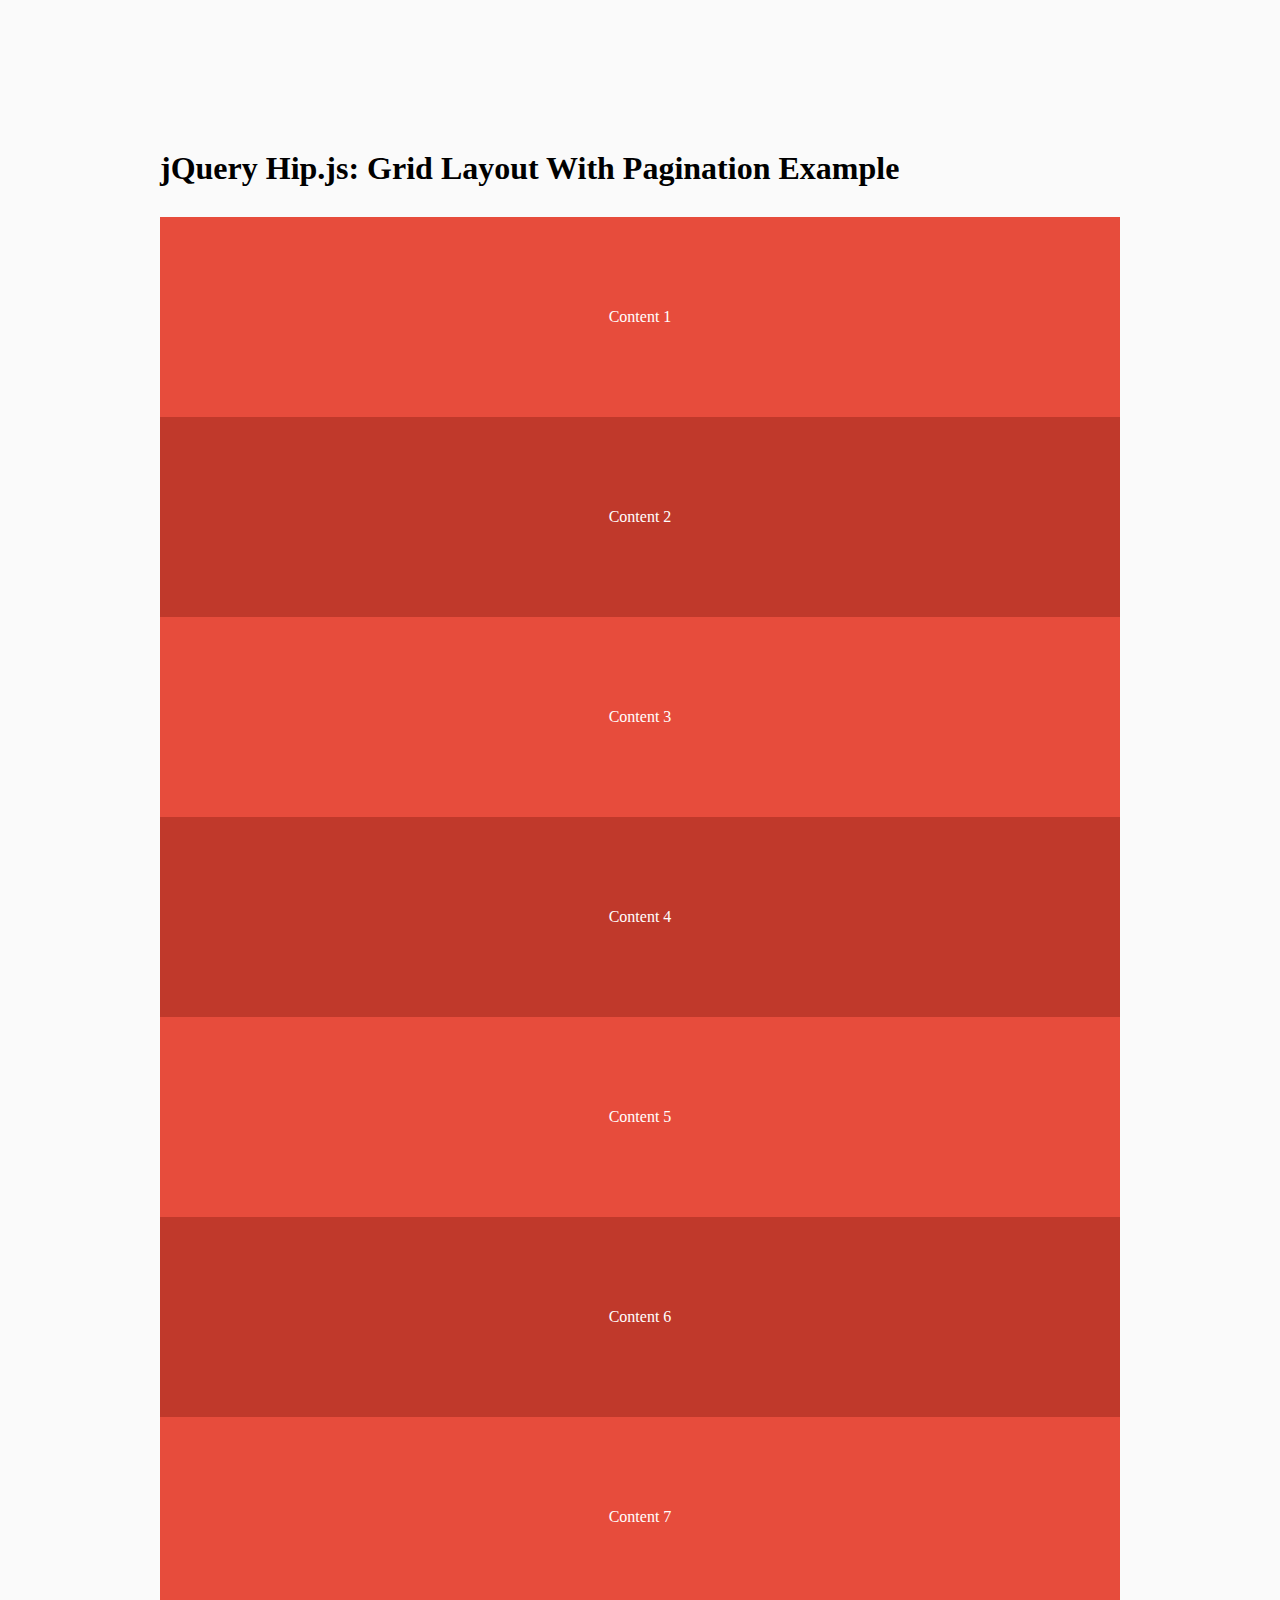
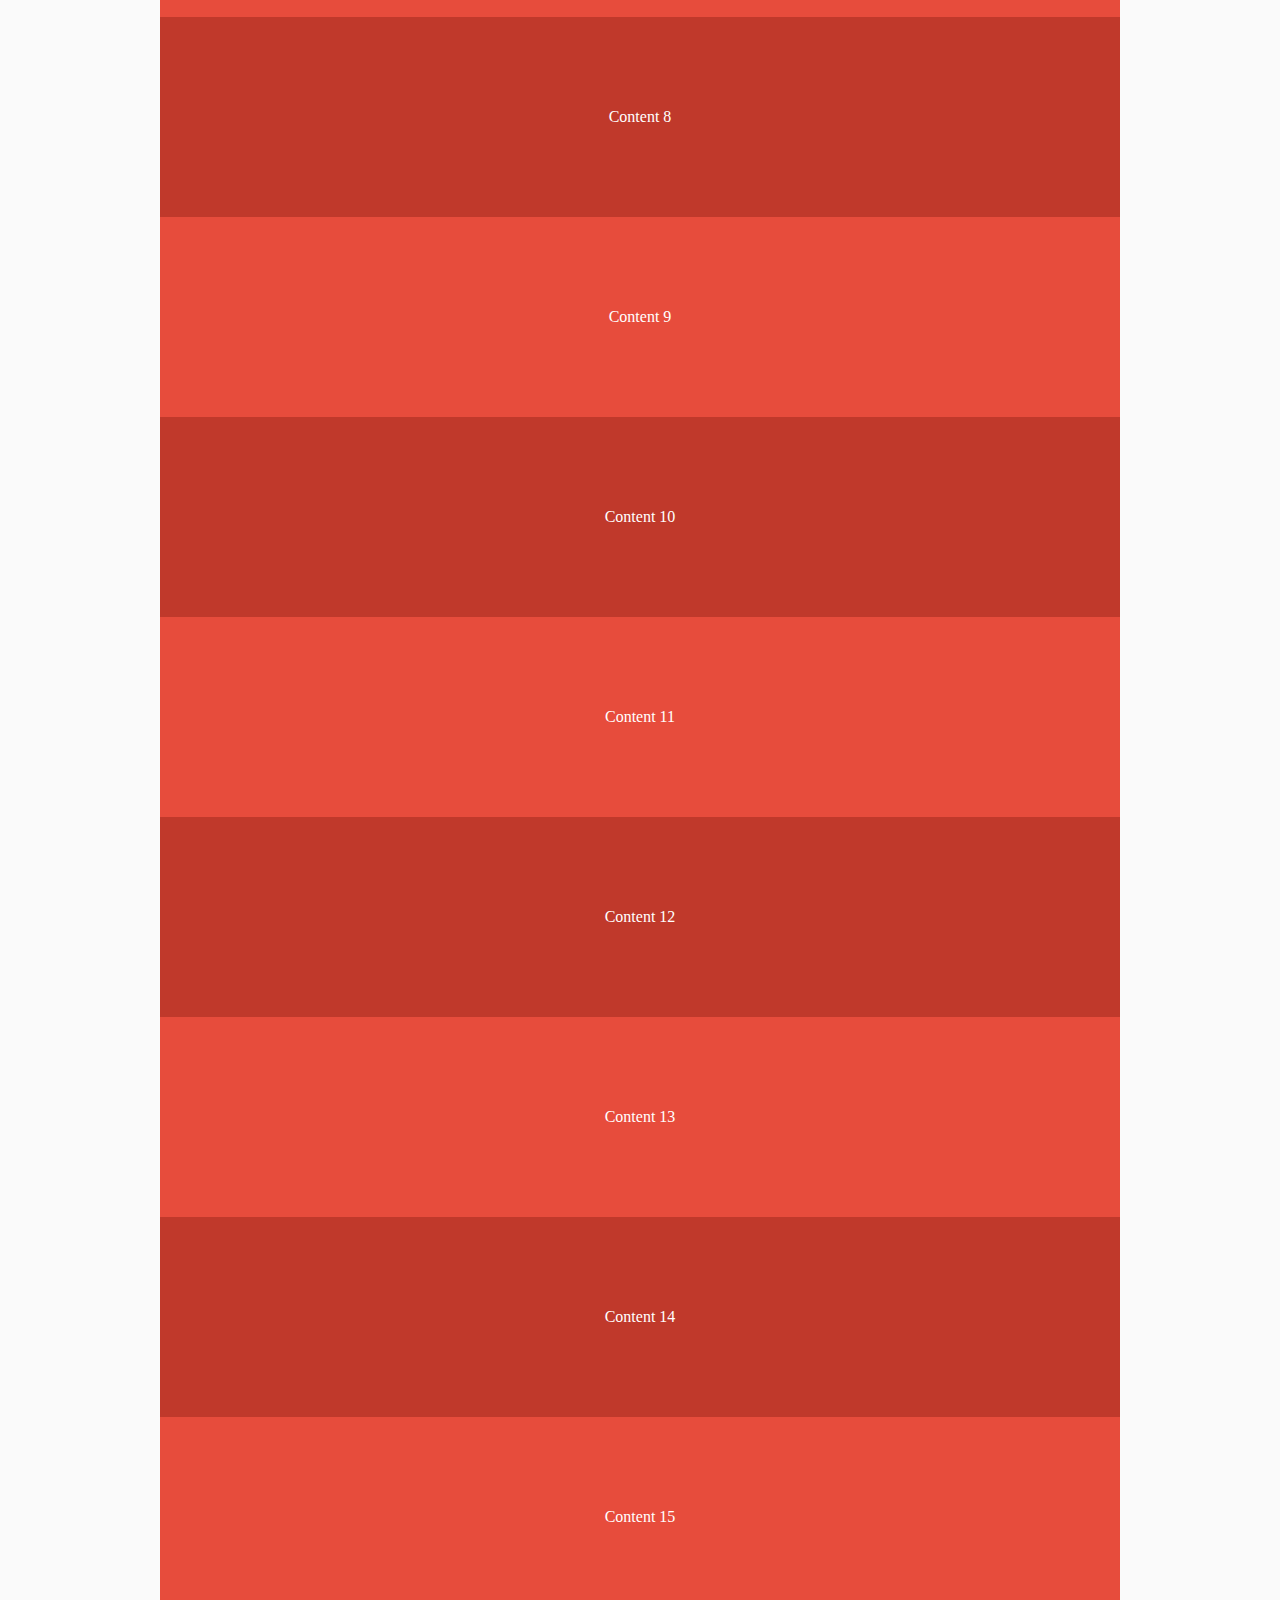
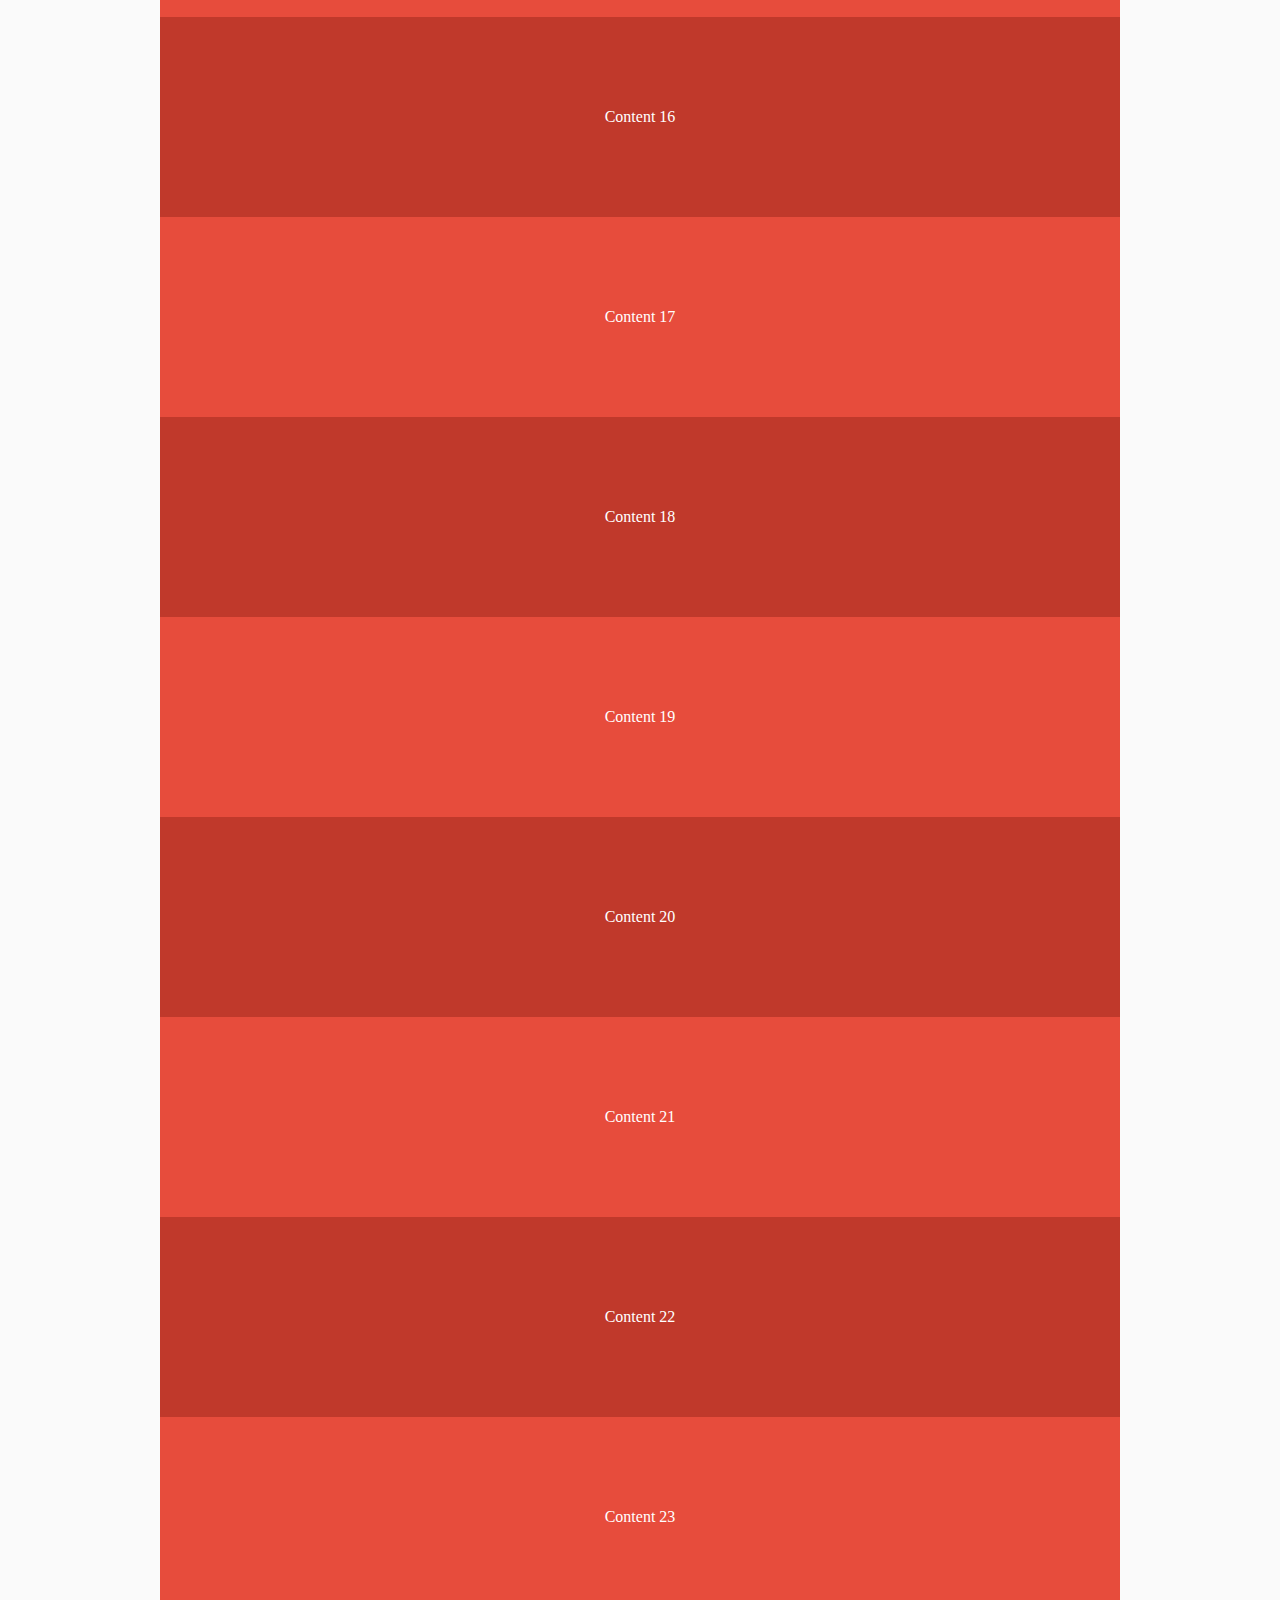
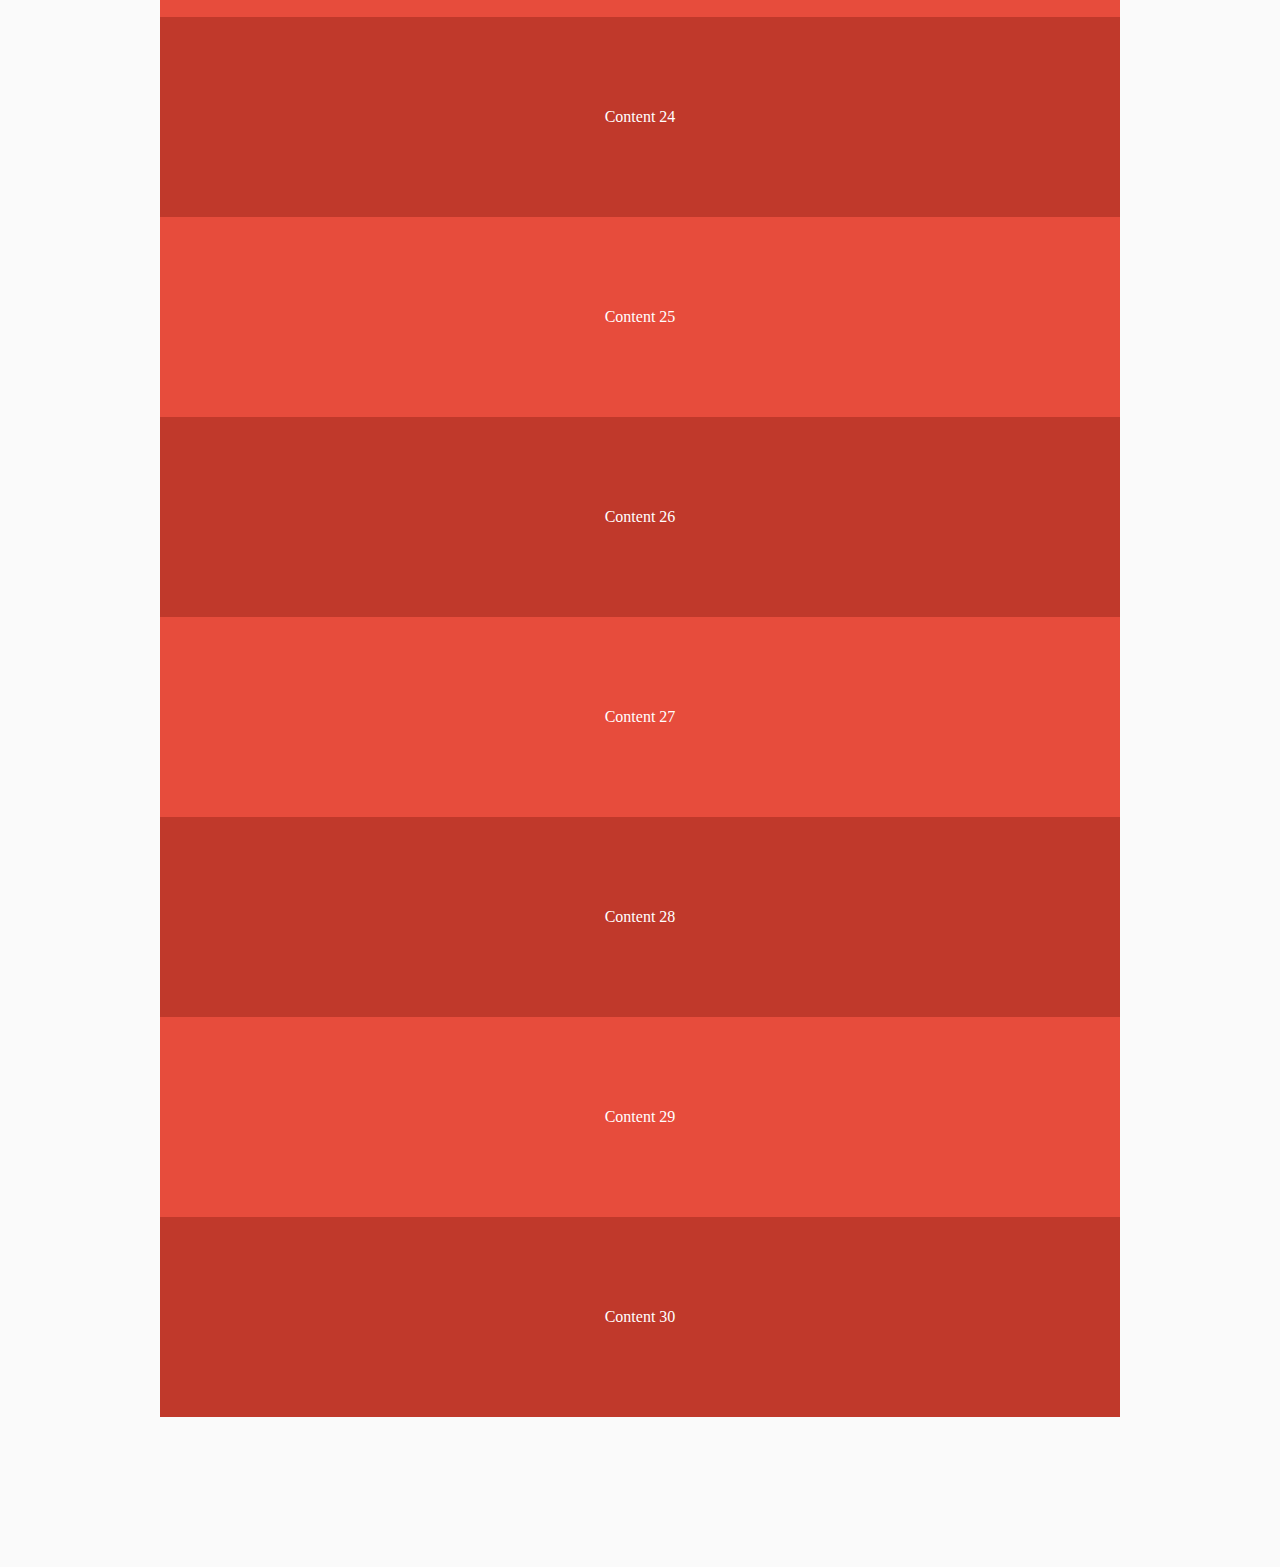
<file: libs/grid-layout-pagination-hip/index.html>
<!doctype html>
<html>
<head>
<meta charset="utf-8">
<meta http-equiv="X-UA-Compatible" content="IE=edge,chrome=1">
<meta name="viewport" content="width=device-width, initial-scale=1, shrink-to-fit=no">
  <title>jQuery Hip.js: Grid Layout With Pagination Example</title>
  <style>
    body { background: #fafafa; font-family: 'Roboto'; }
    img { width: 100%; }
    .hip-item { text-align: center; line-height: 200px; color: #fff; }
    .hip-item:nth-of-type(odd) {
  background: #E74C3C;
}
.hip-item:nth-of-type(even) {
  background: #C0392B;
}
.container { margin: 150px auto; max-width: 960px;}
.hip-grid { margin: 1.5rem auto;}
  </style>
<link href="https://www.jqueryscript.net/css/jquerysctipttop.css" rel="stylesheet" type="text/css">

</head>
<body>
<div class="container">
<h1>
  jQuery Hip.js: Grid Layout With Pagination Example
</h1>
<div id="carbon-block" style="margin:30px auto"></div>
<div style="margin:30px auto"><script type="text/javascript"><!--
google_ad_client = "ca-pub-2783044520727903";
/* jQuery_demo */
google_ad_slot = "2780937993";
google_ad_width = 728;
google_ad_height = 90;
//-->
</script>
<script type="text/javascript"
src="https://pagead2.googlesyndication.com/pagead/show_ads.js">
</script></div>
<div id="html-item-pagination" class="hip-grid">
  <div class="hip-item">
      Content 1
  </div>
  <div class="hip-item">
      Content 2
  </div>
  <div class="hip-item">
      Content 3
  </div>
  <div class="hip-item">
      Content 4
  </div>
  <div class="hip-item">
      Content 5
  </div>
  <div class="hip-item">
    Content 6
  </div>
  <div class="hip-item">
    Content 7
  </div>
  <div class="hip-item">
    Content 8
  </div>
  <div class="hip-item">
    Content 9
  </div>
  <div class="hip-item">
    Content 10
  </div>
  <div class="hip-item">
    Content 11
  </div>
  <div class="hip-item">
    Content 12
  </div>
  <div class="hip-item">
    Content 13
  </div>
  <div class="hip-item">
    Content 14
  </div>
  <div class="hip-item">
    Content 15
  </div>
  <div class="hip-item">
    Content 16
  </div>
  <div class="hip-item">
    Content 17
  </div>
  <div class="hip-item">
    Content 18
  </div>
  <div class="hip-item">
    Content 19
  </div>
  <div class="hip-item">
    Content 20
  </div>
  <div class="hip-item">
    Content 21
  </div>
  <div class="hip-item">
    Content 22
  </div>
  <div class="hip-item">
    Content 23
  </div>
  <div class="hip-item">
    Content 24
  </div>
  <div class="hip-item">
    Content 25
  </div>
  <div class="hip-item">
    Content 26
  </div>
  <div class="hip-item">
    Content 27
  </div>
  <div class="hip-item">
    Content 28
  </div>
  <div class="hip-item">
    Content 29
  </div>
  <div class="hip-item">
    Content 30
  </div>

</div>
</div>

<script src="https://code.jquery.com/jquery-3.4.1.slim.min.js" integrity="sha384-J6qa4849blE2+poT4WnyKhv5vZF5SrPo0iEjwBvKU7imGFAV0wwj1yYfoRSJoZ+n" crossorigin="anonymous"></script>
<script type="text/javascript" src="lib/hip.js"></script>
<script>
 $(document).ready(function () {
   $("#html-item-pagination").hip({itemHeight:'200px',itemsPerPage:12,itemsPerRow:3,itemGaps:'20px',filter:true,filterPos:'center',paginationPos:'left'});
 });
</script>
<script type="text/javascript">

  var _gaq = _gaq || [];
  _gaq.push(['_setAccount', 'UA-36251023-1']);
  _gaq.push(['_setDomainName', 'jqueryscript.net']);
  _gaq.push(['_trackPageview']);

  (function() {
    var ga = document.createElement('script'); ga.type = 'text/javascript'; ga.async = true;
    ga.src = ('https:' == document.location.protocol ? 'https://ssl' : 'http://www') + '.google-analytics.com/ga.js';
    var s = document.getElementsByTagName('script')[0]; s.parentNode.insertBefore(ga, s);
  })();

</script>
<script>
try {
  fetch(new Request("https://pagead2.googlesyndication.com/pagead/js/adsbygoogle.js", { method: 'HEAD', mode: 'no-cors' })).then(function(response) {
    return true;
  }).catch(function(e) {
    var carbonScript = document.createElement("script");
    carbonScript.src = "//cdn.carbonads.com/carbon.js?serve=CK7DKKQU&placement=wwwjqueryscriptnet";
    carbonScript.id = "_carbonads_js";
    document.getElementById("carbon-block").appendChild(carbonScript);
  });
} catch (error) {
  console.log(error);
}
</script>
</body>

</html>
</file>
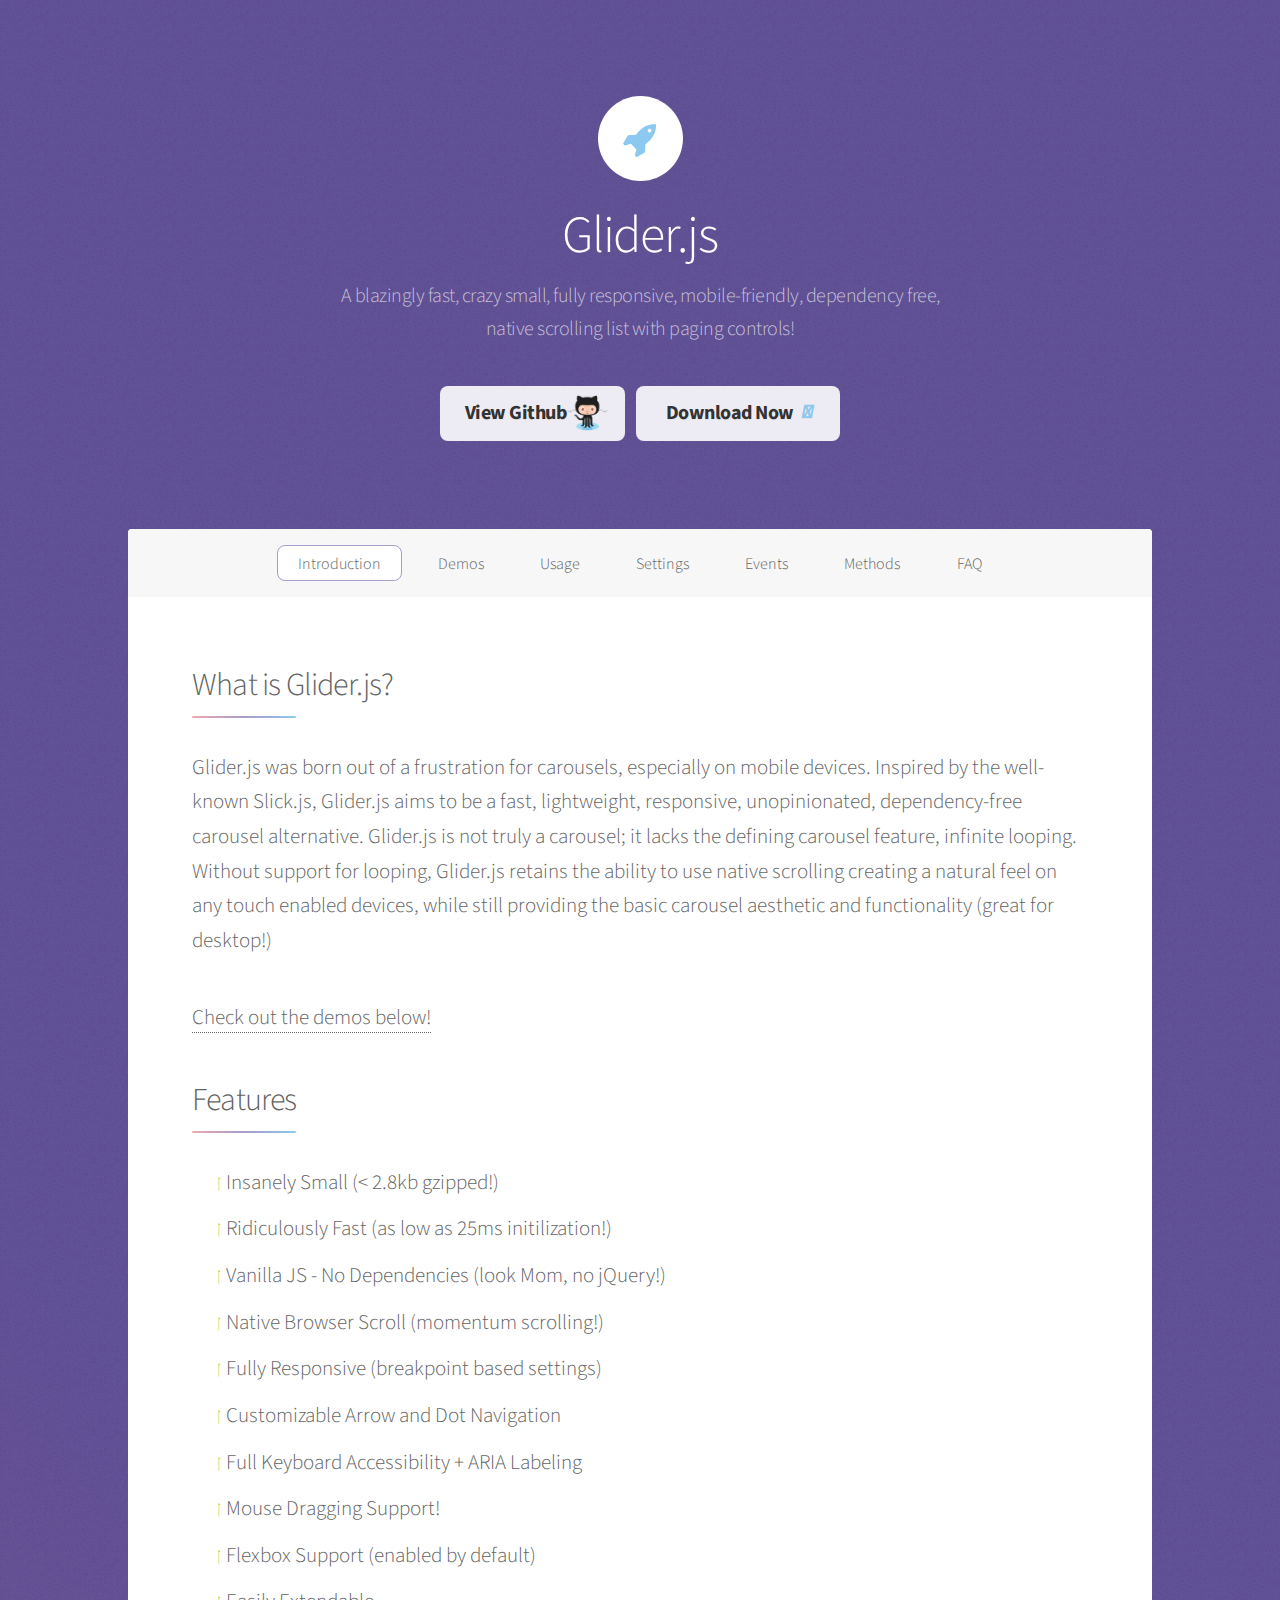
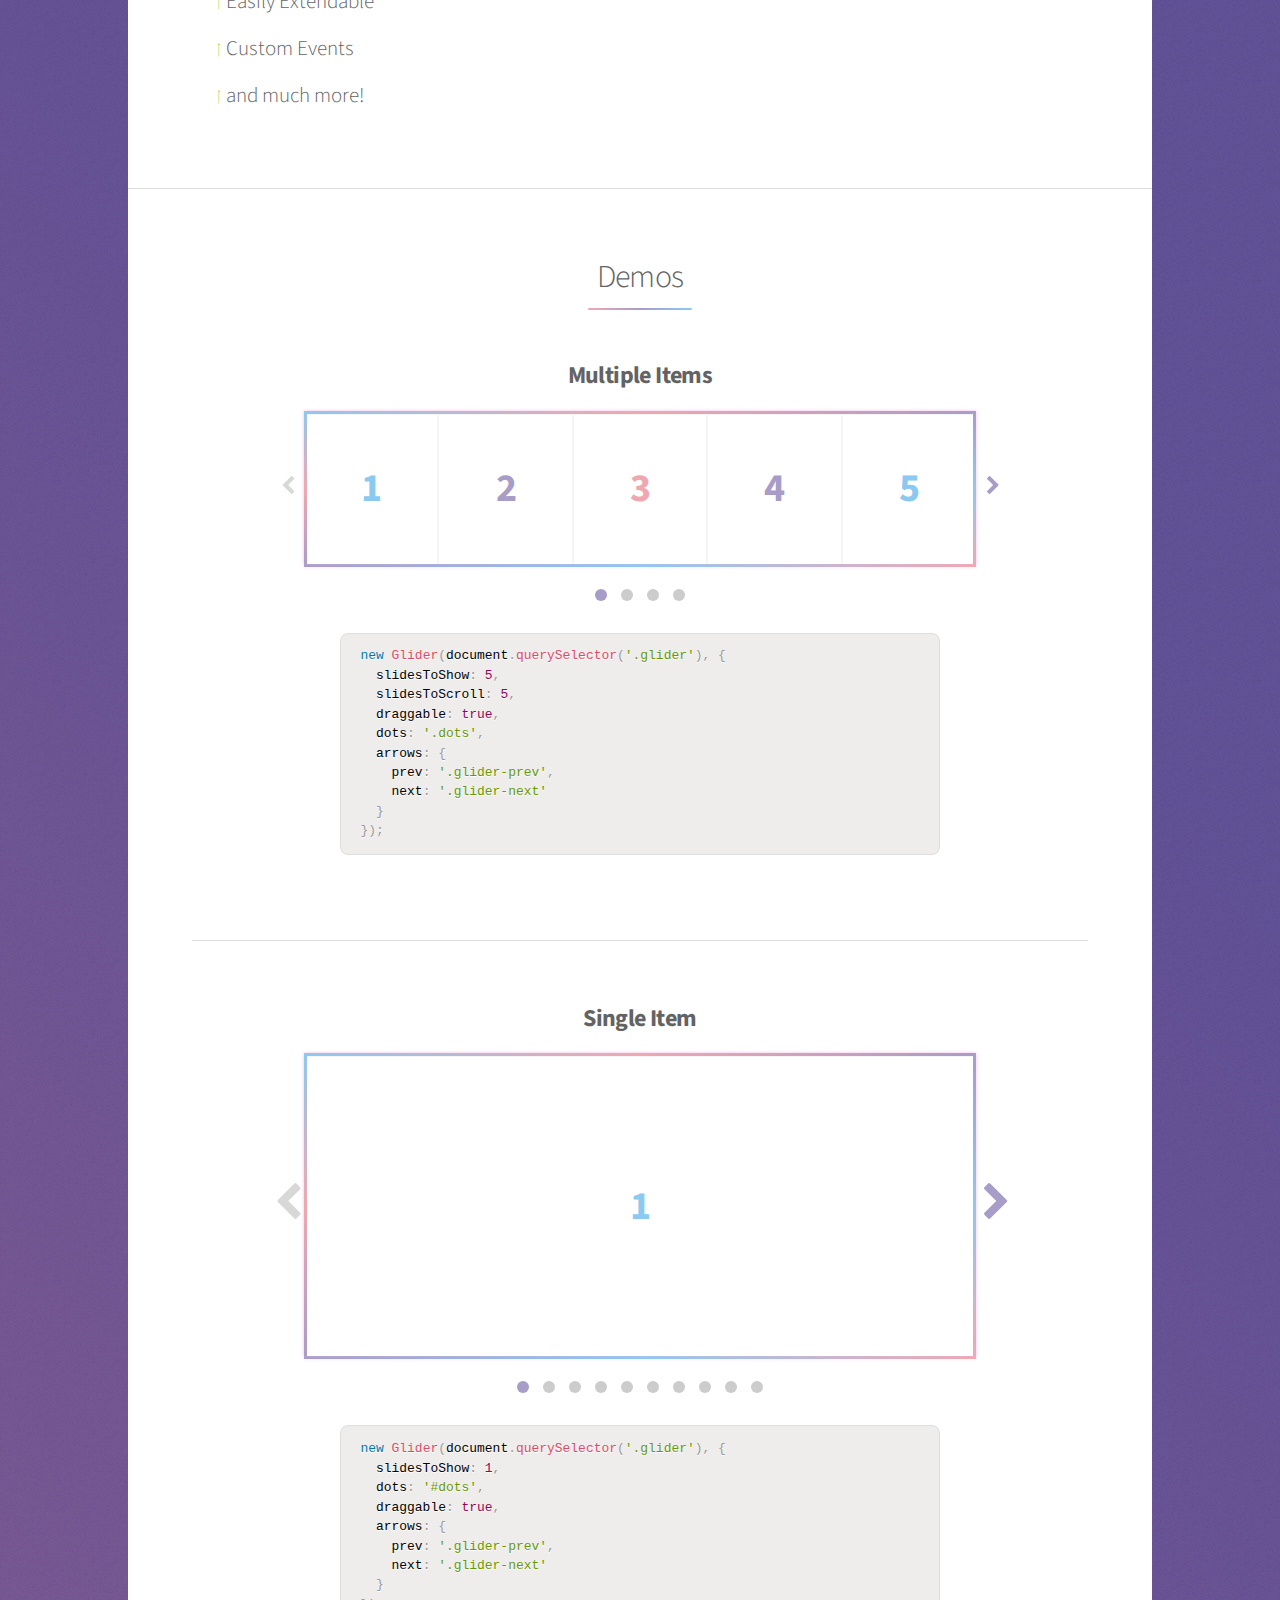
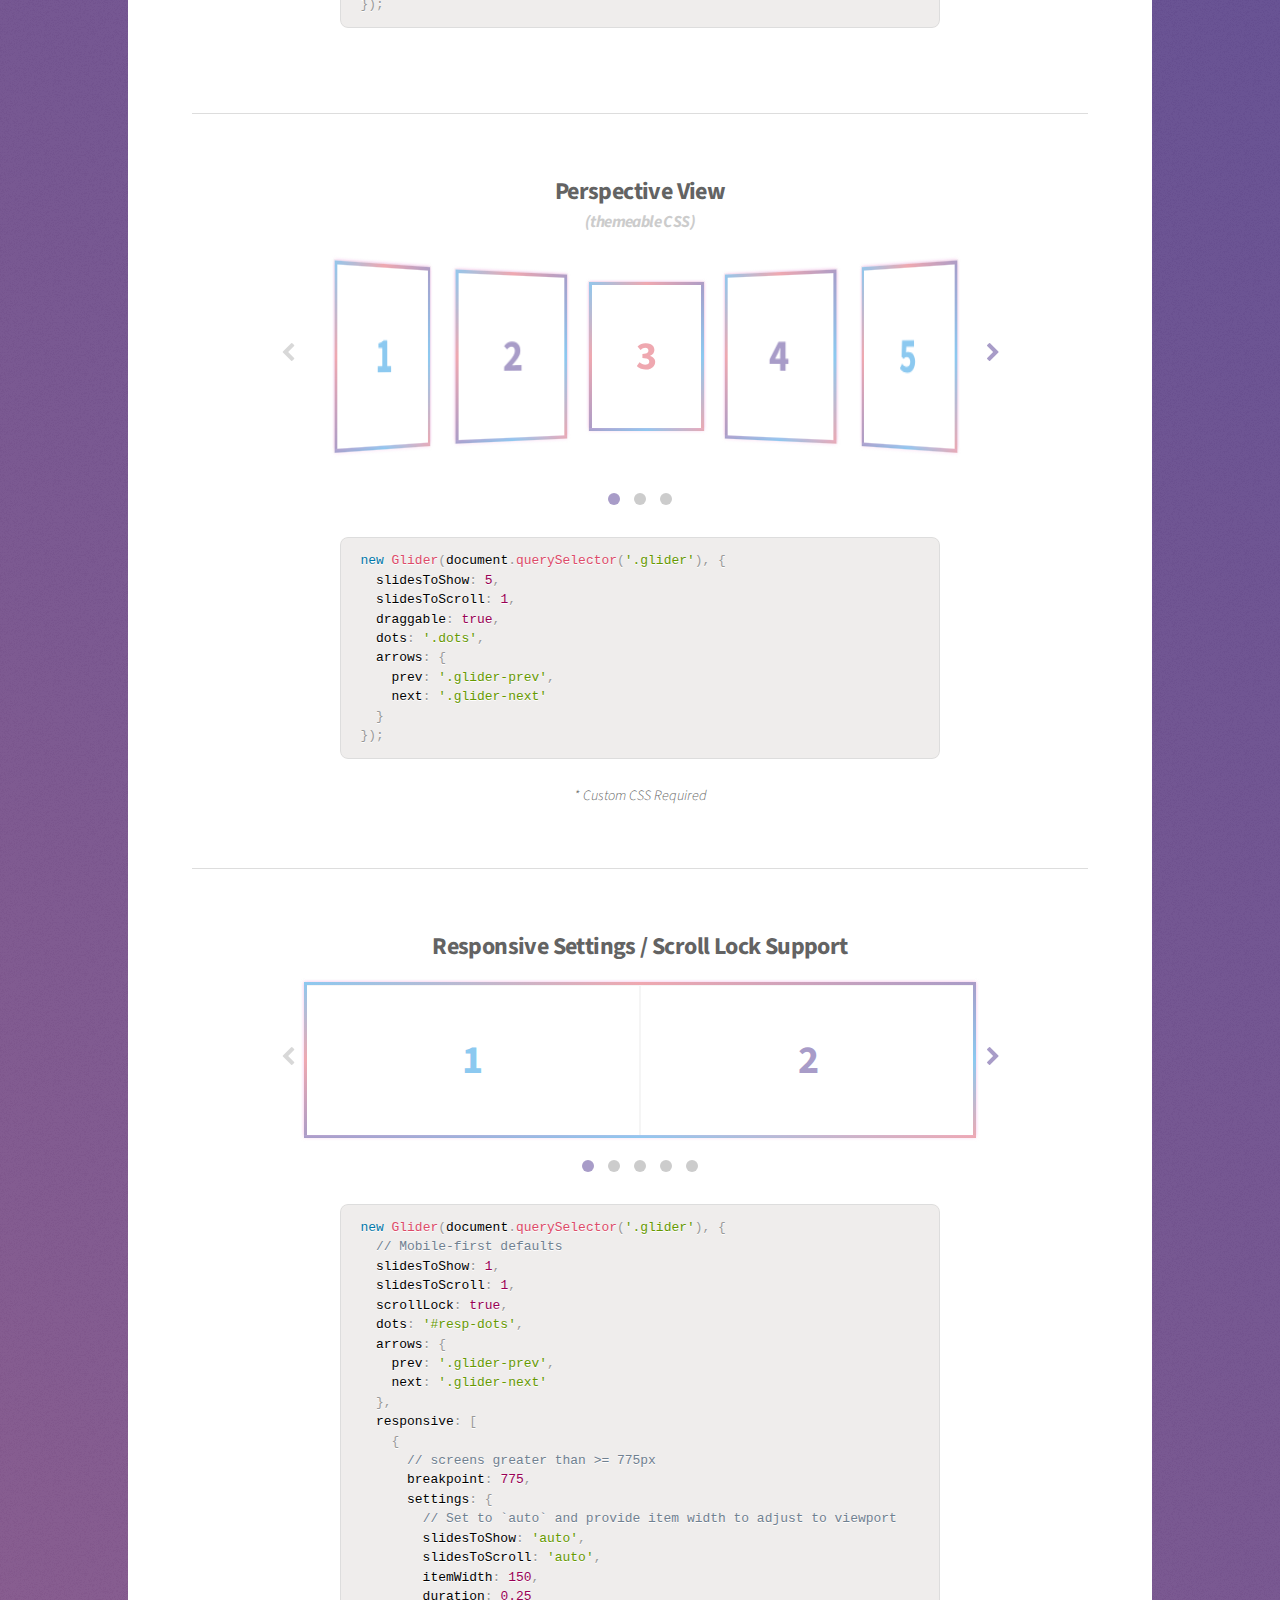
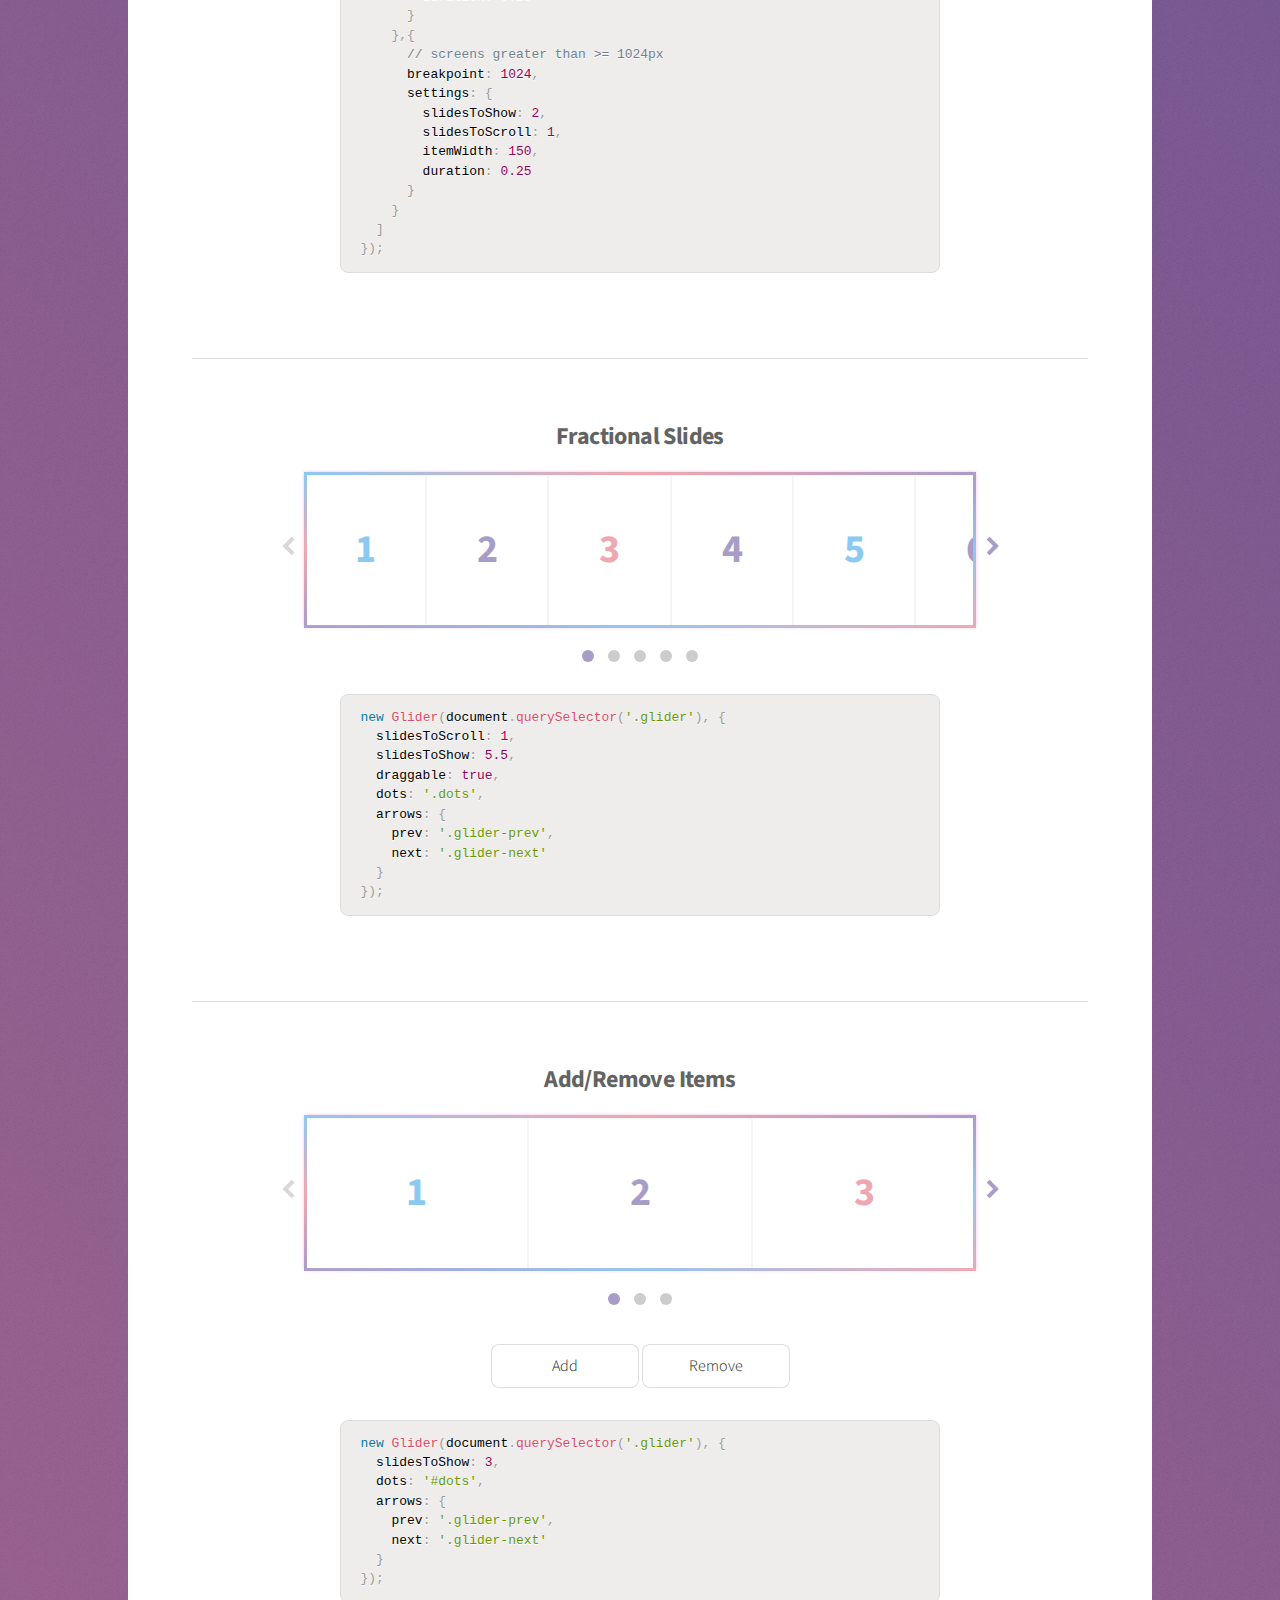
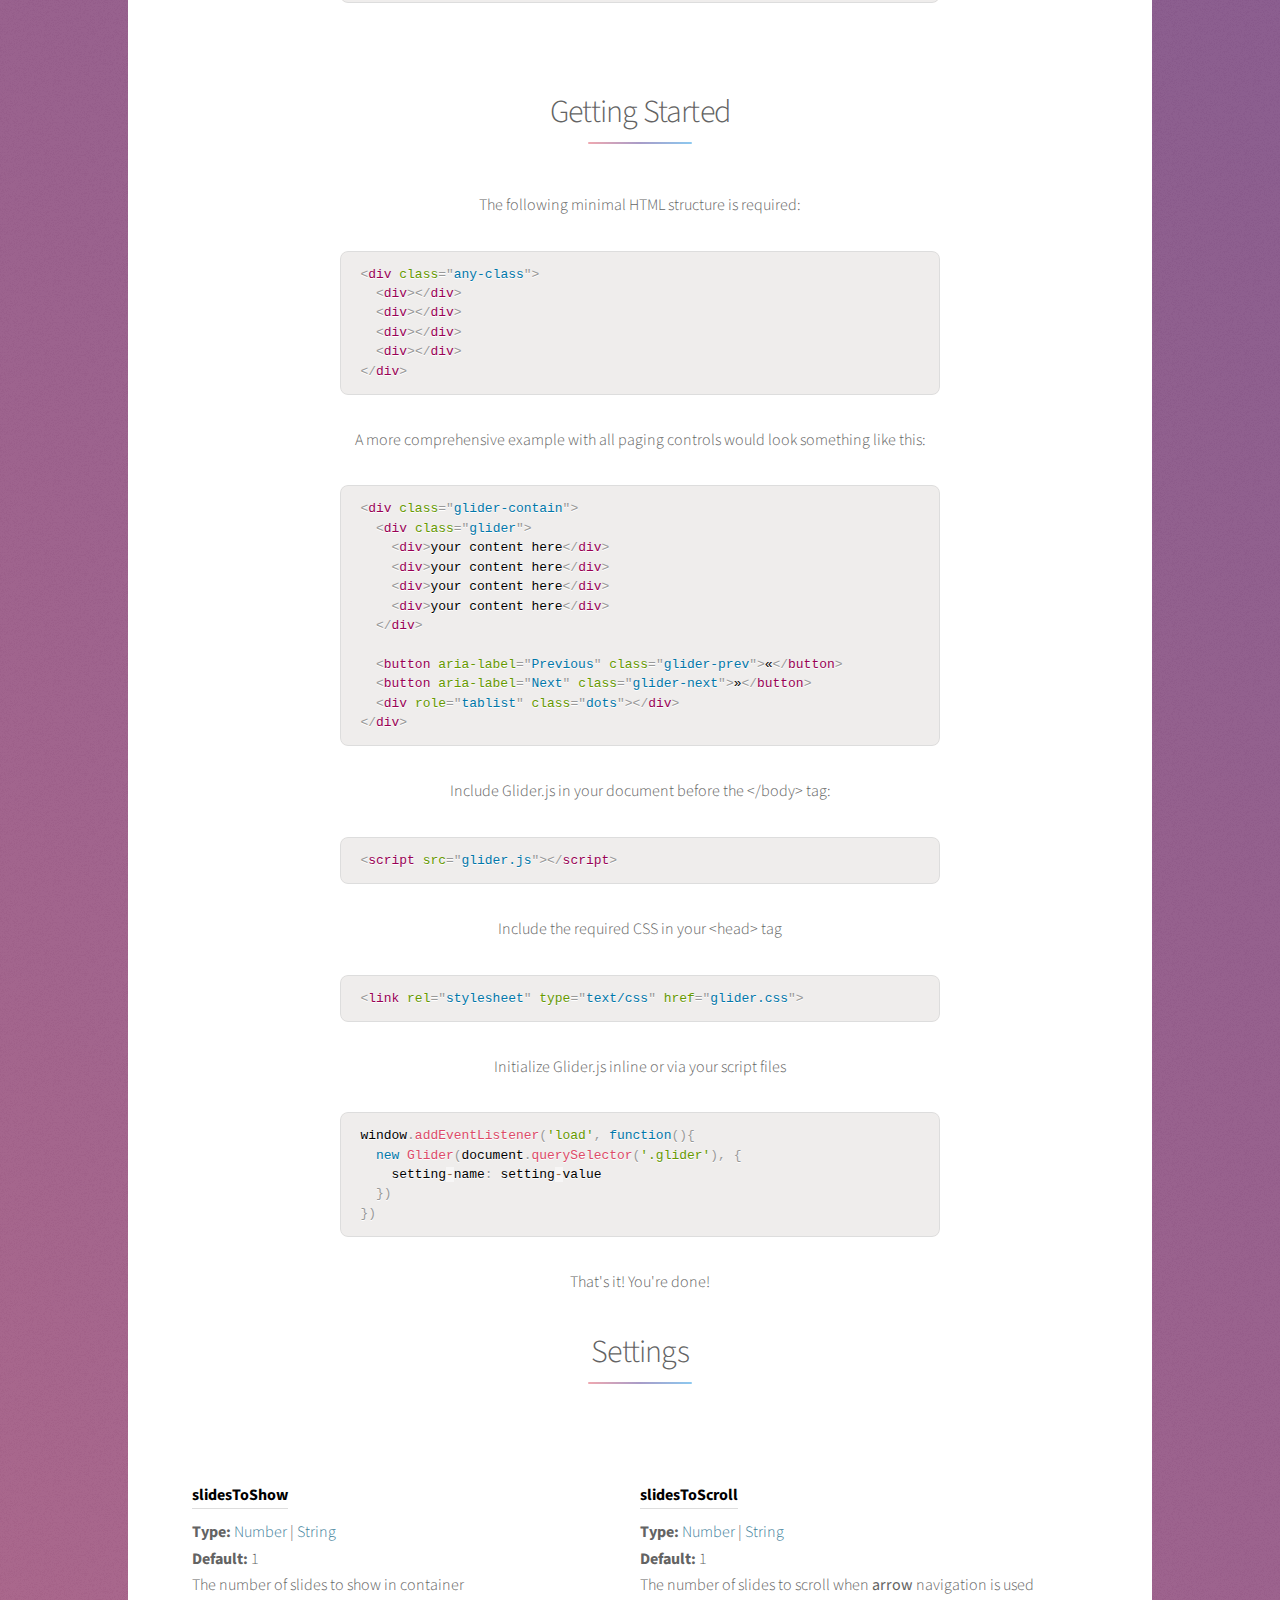
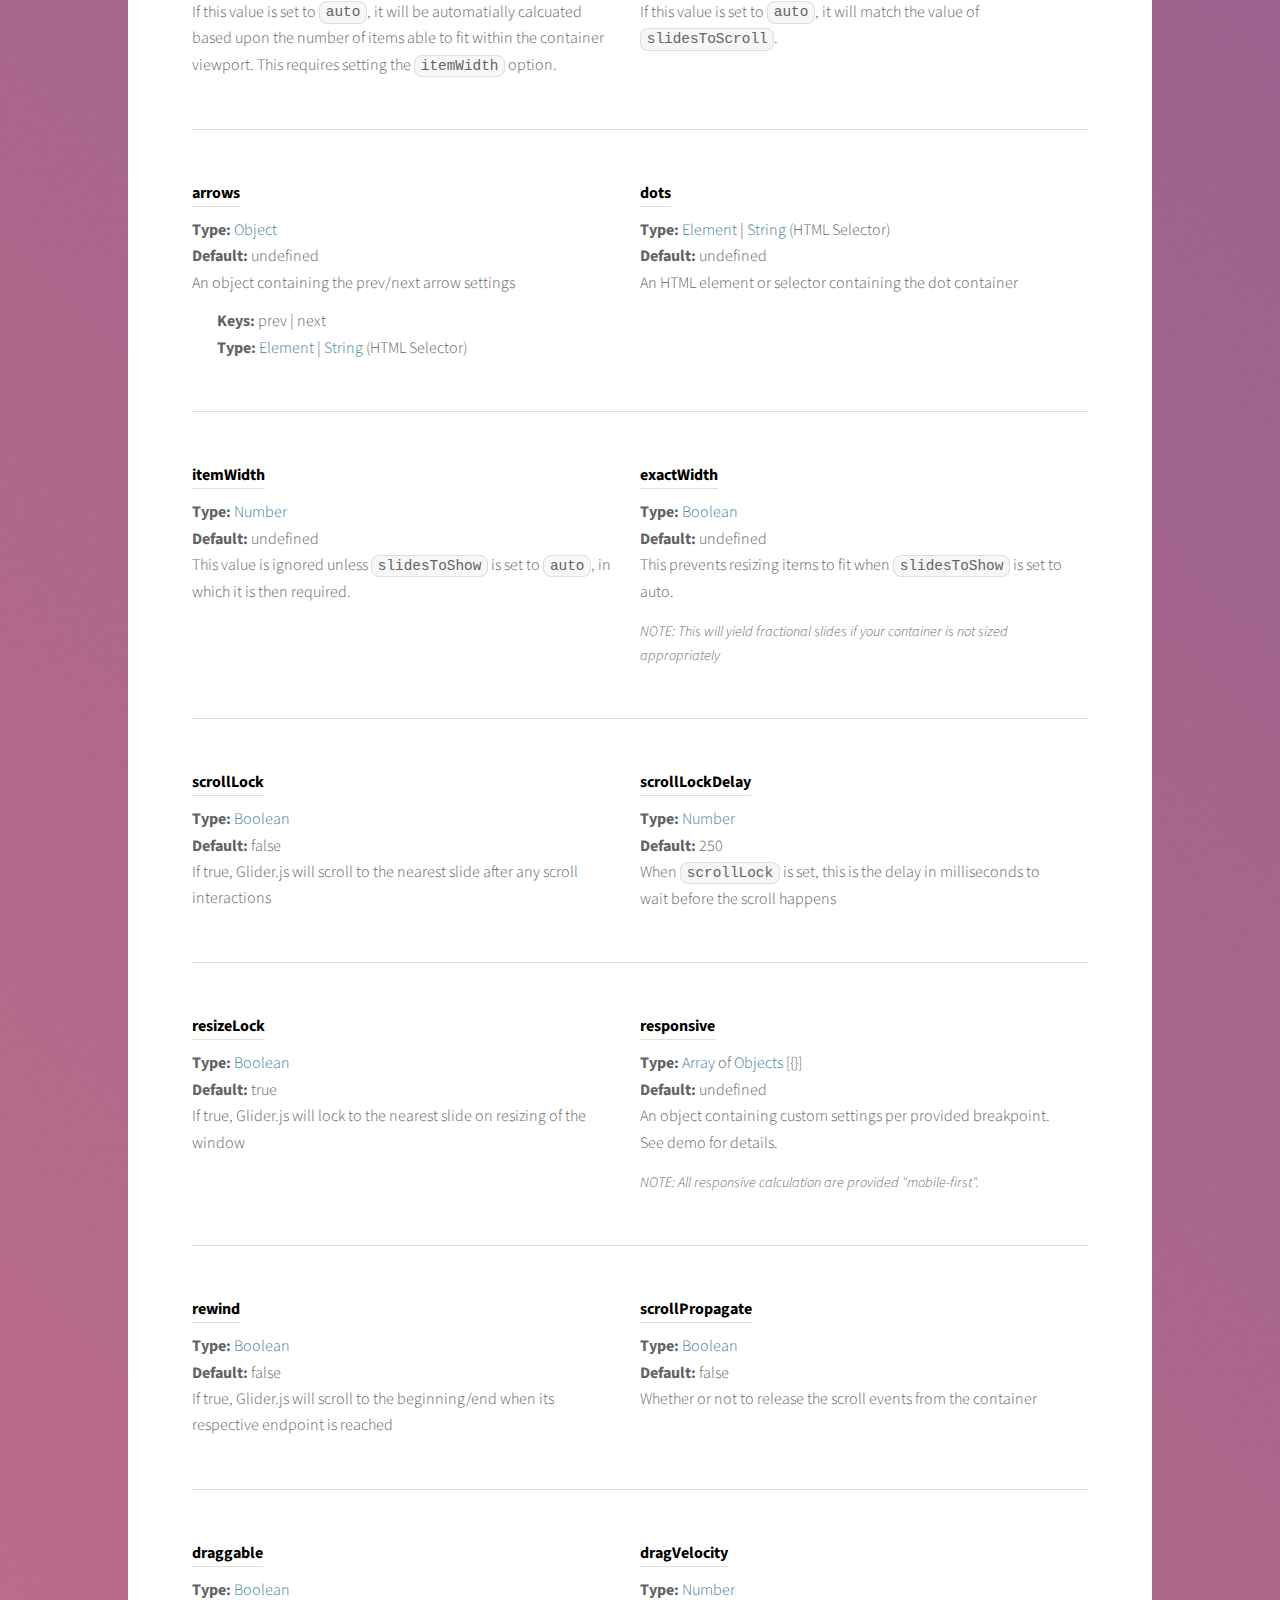
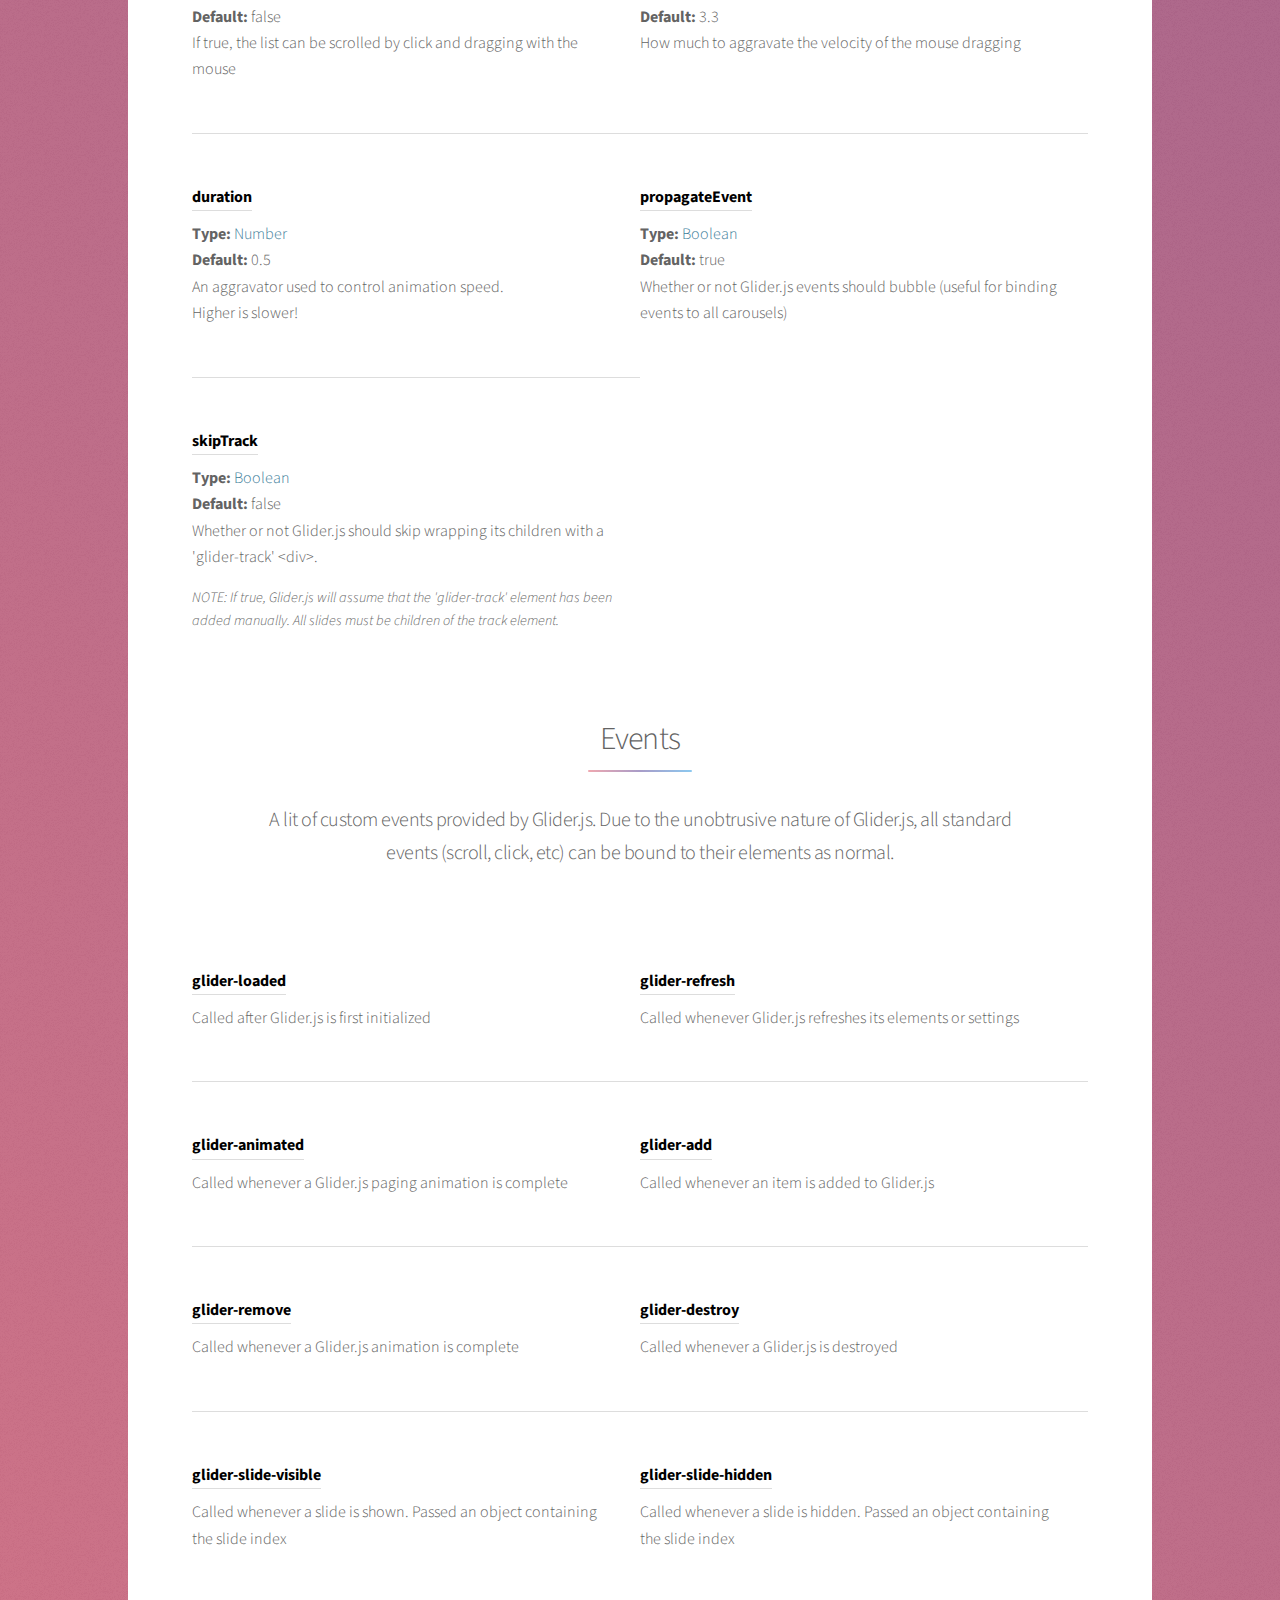
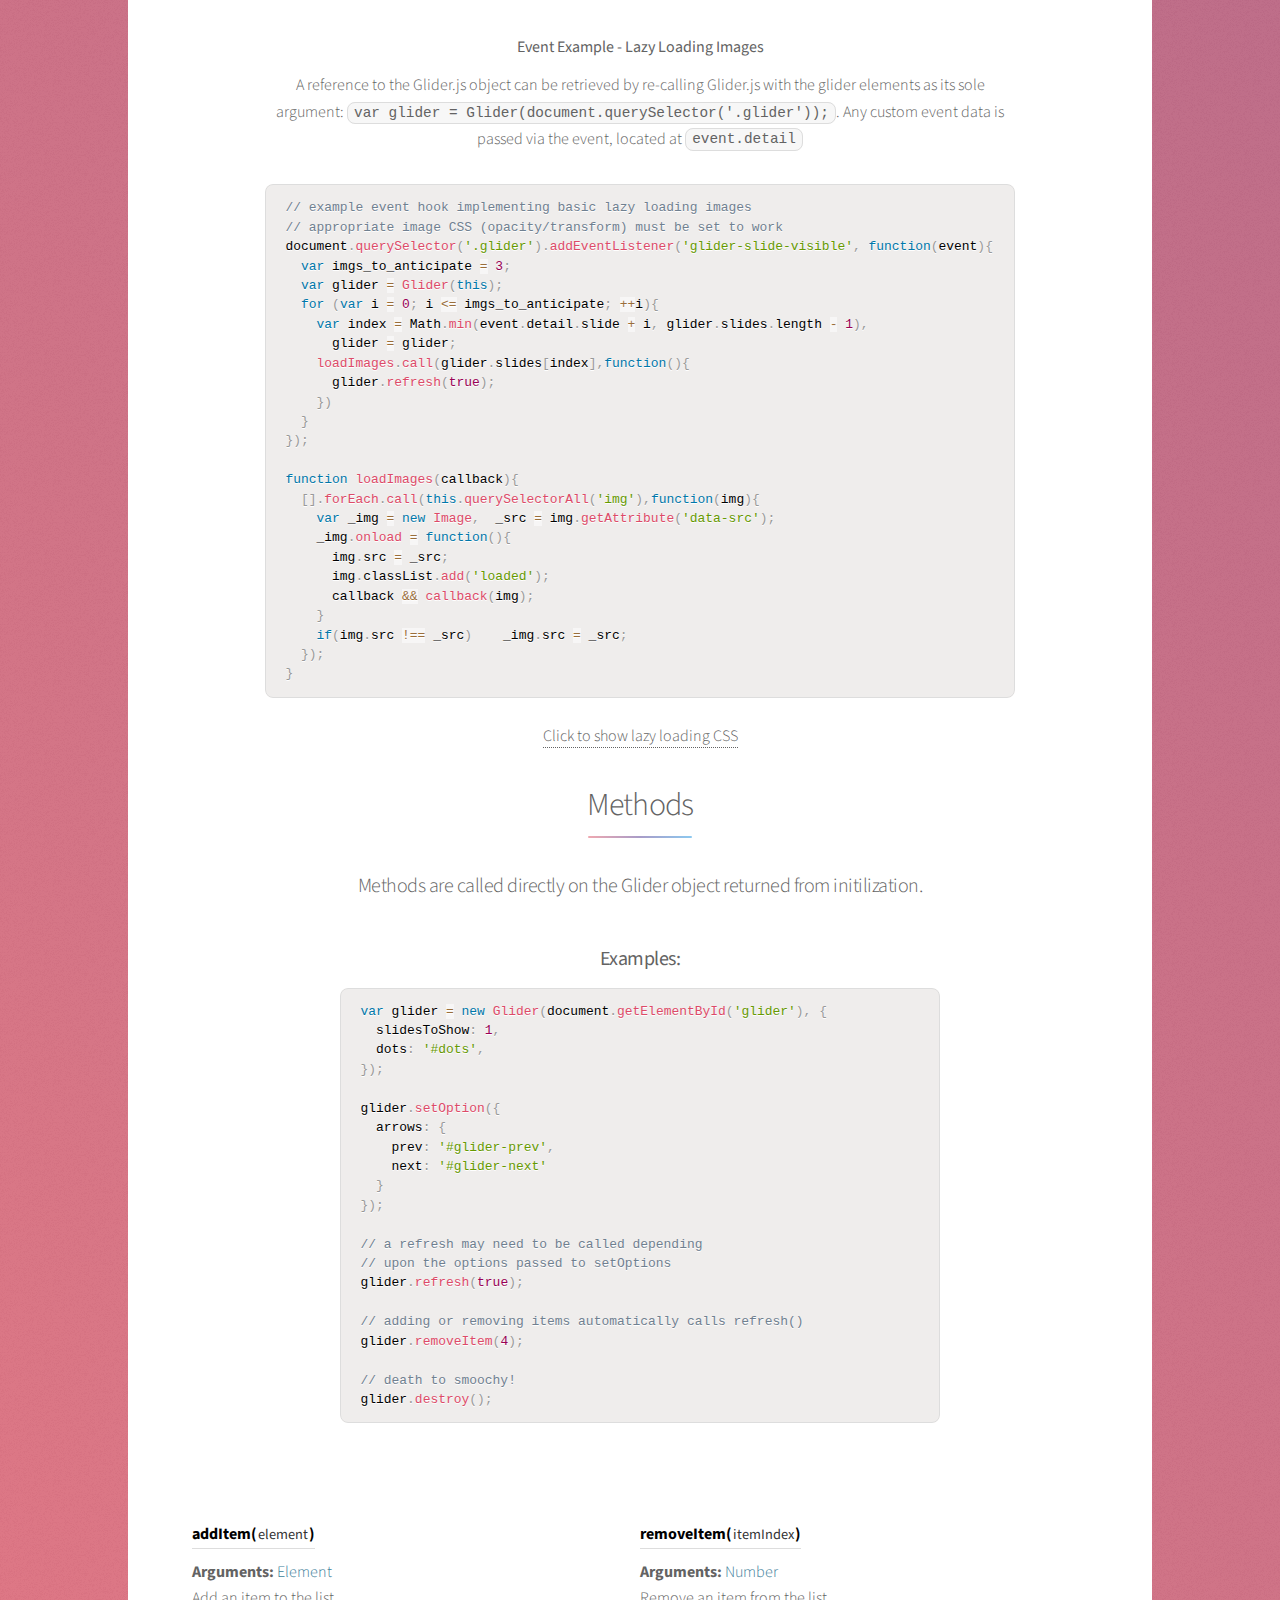
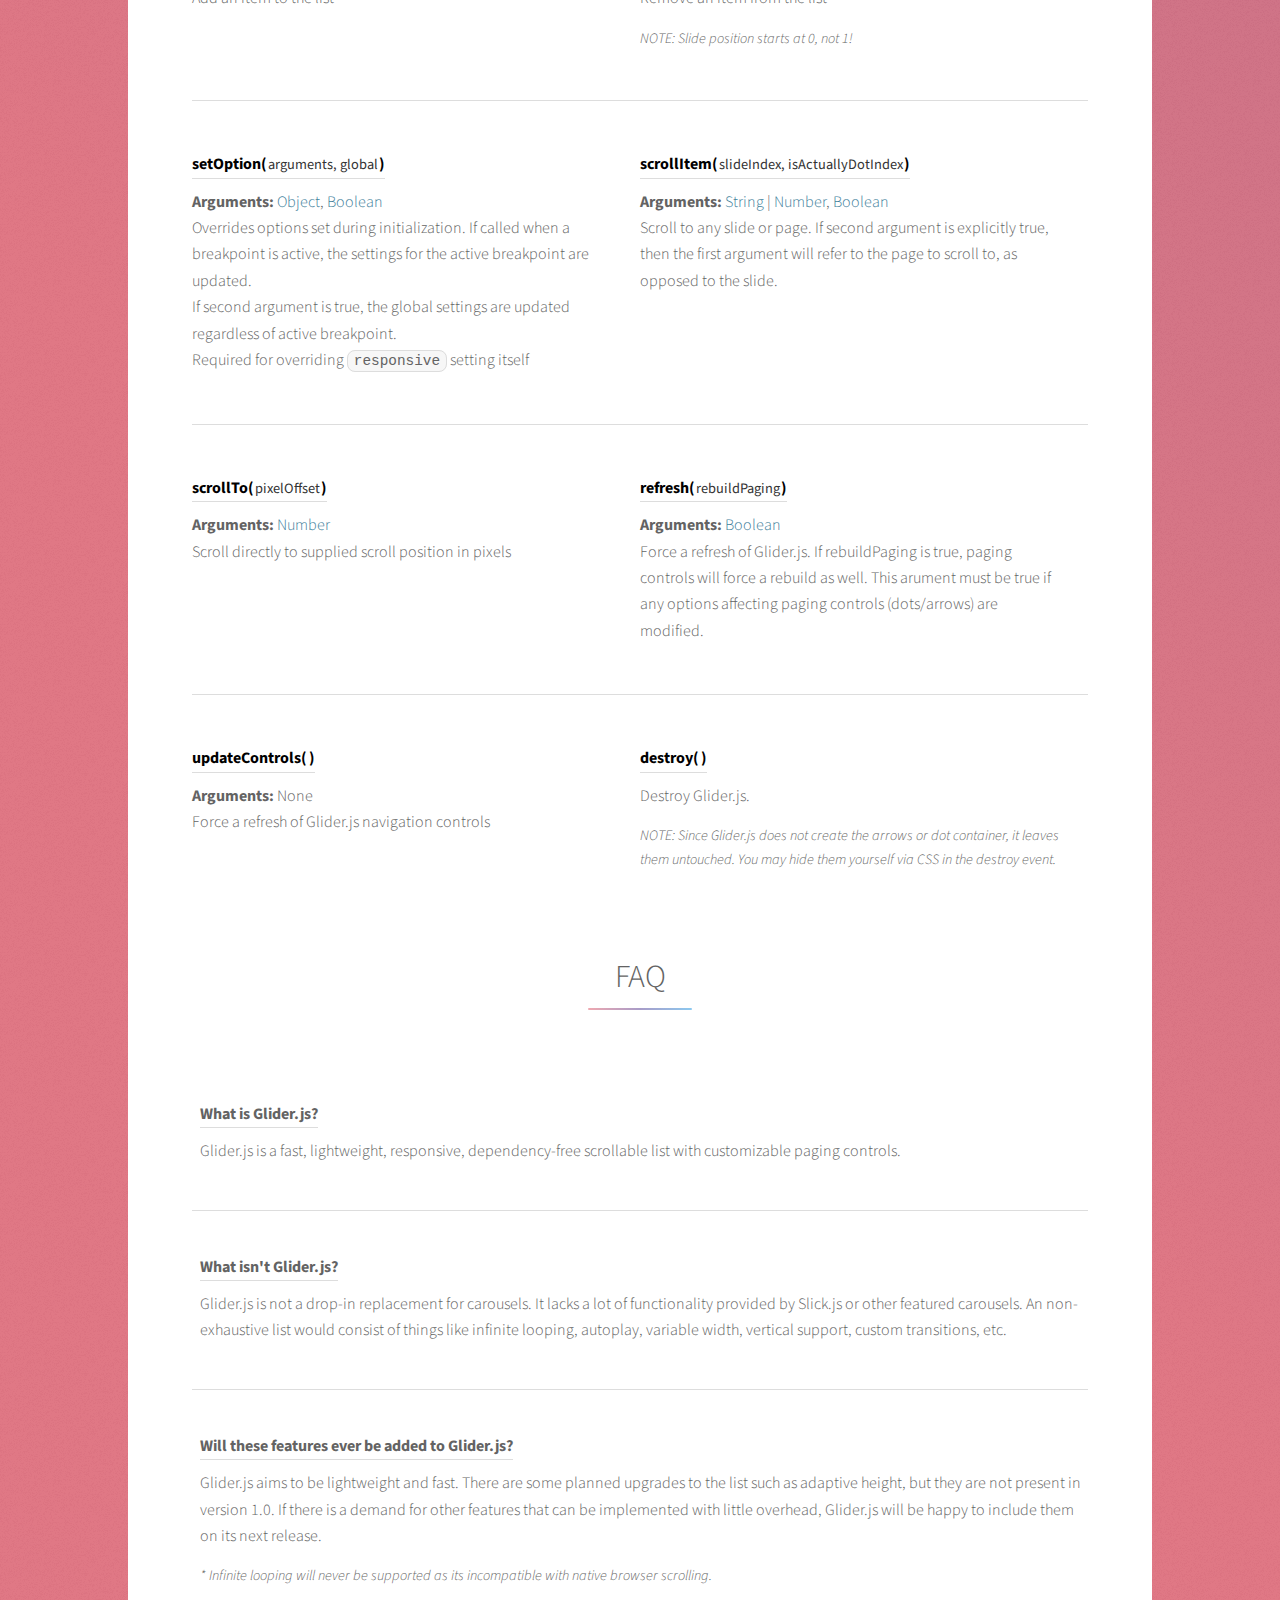
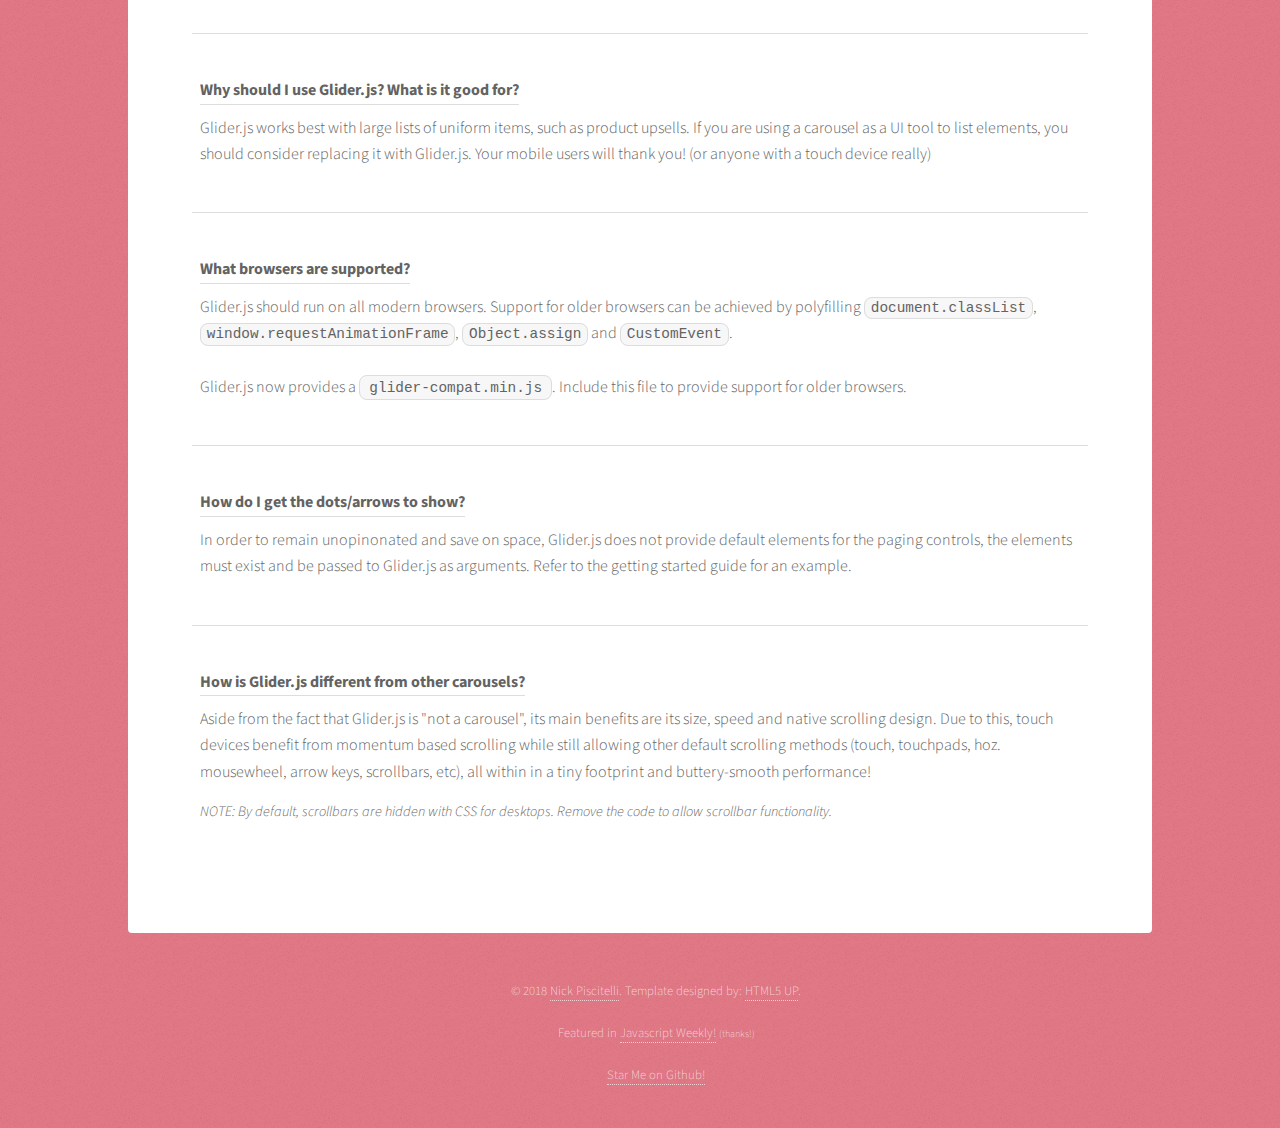
<file: libs/Glider.js-master/docs/index.html>
<!DOCTYPE HTML>
<html>
<head>
  <!--

    _____ __ _     __                _
   / ___// /(_)___/ /___  ____      (_)___
  / (_ // // // _  // -_)/ __/_    / /(_-<
  \___//_//_/ \_,_/ \__//_/  (_)__/ //___/
                               |___/

  Version: 1.5
  Author: Nick Piscitelli (pickykneee)
  Website: https://nickpiscitelli.com
  License: MIT License
  Release Date: October 25th, 2018

  -->
  <title>Glider.js - A fast, lightweight carousel alternative</title>
  <meta charset="utf-8" />
  <link rel="shortcut icon" href="favicon.ico" type="image/x-icon" />
  <meta name='viewport' content='width=device-width, initial-scale=1.0, maximum-scale=1.0, user-scalable=0' />
  <link rel="canonical" href="https://nickpiscitelli.github.io/Glider.js/" />
  <link rel="stylesheet" href="https://use.fontawesome.com/releases/v5.4.1/css/all.css" integrity="sha384-5sAR7xN1Nv6T6+dT2mhtzEpVJvfS3NScPQTrOxhwjIuvcA67KV2R5Jz6kr4abQsz" crossorigin="anonymous">
  <link rel="stylesheet" href="assets/css/prism.css" />
  <link rel="stylesheet" href="assets/css/main.css" />
  <link rel="canonical" href="https://nickpiscitelli.github.io/Glider.js" />
  <noscript>
    <link rel="stylesheet" href="assets/css/noscript.css" />
  </noscript>
  <script src="assets/js/glider-compat.min.js"></script>
  <script src="assets/js/glider.min.js"></script>
</head>

<body class="is-preload">

  <!-- Wrapper -->
  <div id="wrapper">

    <!-- Header -->
    <header id="header" class="alt">
      <span class="logo"><img src="images/logo.svg" alt="" /></span>
      <h1>Glider.js</h1>
      <p>
        A blazingly fast, crazy small, fully responsive, mobile-friendly, dependency free,
        native scrolling list with paging controls!
      </p>
      <p>
        <a href="https://github.com/NickPiscitelli/Glider.js" class="button github">
          <img class="octo" src="images/octo.png" > <span class="mobileHide">View</span> Github
        </a>
        &nbsp;
        <a onclick="ga('send','event','Download Button');" href="https://github.com/NickPiscitelli/Glider.js/archive/master.zip" class="button">
          Download <span class="mobileHide">Now</span>
        <i class="zip fas fa-download dl-icon"></i>
        </a>
      </p>
    </header>

    <!-- Nav -->
    <nav id="nav">
      <ul>
        <li><a href="#intro" class="active">Introduction</a></li>
        <li><a href="#demos">Demos</a></li>
        <li><a href="#usage">Usage</a></li>
        <li><a href="#settings">Settings</a></li>
        <li><a href="#events">Events</a></li>
        <li><a href="#methods">Methods</a></li>
        <li><a href="#faq">FAQ</a></li>
      </ul>
    </nav>
    <!-- Main -->
    <div id="main">
      <!-- Introduction -->
      <section id="intro" class="main">
        <div class="spotlight">
          <div class="content">
            <header class="major">
              <h2>What is Glider.js?</h2>
            </header>
            <p>
              Glider.js was born out of a frustration for carousels, especially on mobile devices. Inspired by the well-known Slick.js, Glider.js aims
              to be a fast, lightweight, responsive, unopinionated, dependency-free carousel alternative. Glider.js is not truly a carousel; it lacks
              the defining carousel feature, infinite looping. Without support for looping, Glider.js retains the ability to use native scrolling creating
              a natural feel on any touch enabled devices, while still providing the basic carousel aesthetic and functionality (great for desktop!)
            </p>
            <p>
              <a href="#demos" class="smooth-scroll">Check out the demos below!</a>
            </p>

            <header class="major">
              <h2>Features</h2>
            </header>
            <ul class="script-features">
              <li><i class="fas fa-check"></i>Insanely Small (&lt; 2.8kb gzipped!)</li>
              <li><i class="fas fa-check"></i>Ridiculously Fast (as low as 25ms initilization!)</li>
              <li><i class="fas fa-check"></i>Vanilla JS - No Dependencies (look Mom, no jQuery!)</li>
              <li><i class="fas fa-check"></i>Native Browser Scroll (momentum scrolling!)</li>
              <li><i class="fas fa-check"></i>Fully Responsive (breakpoint based settings)</li>
              <li><i class="fas fa-check"></i>Customizable Arrow and Dot Navigation</li>
              <li><i class="fas fa-check"></i>Full Keyboard Accessibility + ARIA Labeling</li>
              <li><i class="fas fa-check"></i>Mouse Dragging Support!</li>
              <li><i class="fas fa-check"></i>Flexbox Support (enabled by default)</li>
              <li><i class="fas fa-check"></i>Easily Extendable</li>
              <li><i class="fas fa-check"></i>Custom Events</li>
              <li><i class="fas fa-check"></i>and much more!</li>
            </ul>
          </div>
        </div>
      </section>
  
      <!-- First Section -->
      <section id="demos" class="main special">
        <header class="major">
          <h2>Demos</h2>
        </header>

        <div class="demo first">
          <h2>Multiple Items</h2>
          <div data-name="Multiple Item" class="glider-contain multiple">
            <div class="gradient-border-bottom">
              <div class="gradient-border">
                <div class="glider" id="glider-double">
                  <div><h1>1</h1></div>
                  <div><h1>2</h1></div>
                  <div><h1>3</h1></div>
                  <div><h1>4</h1></div>
                  <div><h1>5</h1></div>
                  <div><h1>6</h1></div>
                  <div><h1>7</h1></div>
                  <div><h1>8</h1></div>
                  <div><h1>9</h1></div>
                  <div><h1>10</h1></div>
                  <div><h1>11</h1></div>
                  <div><h1>12</h1></div>
                  <div><h1>13</h1></div>
                  <div><h1>14</h1></div>
                  <div><h1>15</h1></div>
                  <div><h1>16</h1></div>
                  <div><h1>17</h1></div>
                  <div><h1>18</h1></div>
                </div>
              </div>
            </div>
            <button role="button" aria-label="Previous" class="glider-prev" id="glider-prev-2"><i class="fa fa-chevron-left"></i></i></button>
            <button role="button" aria-label="Next" class="glider-next" id="glider-next-2"><i class="fa fa-chevron-right"></i></i></button>
            <div id="dots2"></div>
          </div>
          <script>
            window.addEventListener('load', function () {
              window.glides = new Glider(document.getElementById('glider-double'), {
                slidesToShow: 5,
                slidesToScroll: 5,
                draggable: true,
                dots: '#dots2',
                arrows: {
                  prev: '#glider-prev-2',
                  next: '#glider-next-2'
                }
              })
            });
          </script>
          <pre class="line-numbers language-javascript">
            <code class="line-numbers language-javascript">
              new Glider(document.querySelector('.glider'), {
                slidesToShow: 5,
                slidesToScroll: 5,
                draggable: true,
                dots: '.dots',
                arrows: {
                  prev: '.glider-prev',
                  next: '.glider-next'
                }
              });
            </code>
          </pre>
        </div>


        <div class="demo">
          <h2>Single Item</h2>
          <div data-name="Single Item" class="glider-contain">
            <div class="gradient-border-bottom">
              <div class="gradient-border">
                <div class="glider" id="glider-single">
                  <div><h1>1</h1></div>
                  <div><h1>2</h1></div>
                  <div><h1>3</h1></div>
                  <div><h1>4</h1></div>
                  <div><h1>5</h1></div>
                  <div><h1>6</h1></div>
                  <div><h1>7</h1></div>
                  <div><h1>8</h1></div>
                  <div><h1>9</h1></div>
                  <div><h1>10</h1></div>
                </div>
              </div>
            </div>
            <button role="button" aria-label="Previous" class="glider-prev" id="glider-prev"><i class="fa fa-chevron-left"></i></i></button>
            <button role="button" aria-label="Next" class="glider-next" id="glider-next"><i class="fa fa-chevron-right"></i></i></button>
            <div id="dots"></div>
          </div>
          <script>
            window.addEventListener('load', function(){
              new Glider(document.getElementById('glider-single'), {
                slidesToShow: 1,
                dots: '#dots',
                draggable: true,
                arrows: {
                  prev: '#glider-prev',
                  next: '#glider-next'
                },
                easing: function (x, t, b, c, d) {
                  return c*(t/=d)*t + b;
                }
              });
            });
          </script>

          <pre class="line-numbers language-javascript">
            <code class="line-numbers language-javascript">
              new Glider(document.querySelector('.glider'), {
                slidesToShow: 1,
                dots: '#dots',
                draggable: true,
                arrows: {
                  prev: '.glider-prev',
                  next: '.glider-next'
                }
              });
            </code>
          </pre>
        </div>

        <div class="demo persp">
          <h2>Perspective View<span class="aside">(themeable CSS)</span></h2>
          <div data-name="Perspective View" class="glider-contain multiple">
            <div class="glider glider-persp" id="glider-persp">
              <div><div class="gradient-border-bottom"><div class="gradient-border"><h1>1</h1></div></div></div>
              <div><div class="gradient-border-bottom"><div class="gradient-border"><h1>2</h1></div></div></div>
              <div><div class="gradient-border-bottom"><div class="gradient-border"><h1>3</h1></div></div></div>
              <div><div class="gradient-border-bottom"><div class="gradient-border"><h1>4</h1></div></div></div>
              <div><div class="gradient-border-bottom"><div class="gradient-border"><h1>5</h1></div></div></div>
              <div><div class="gradient-border-bottom"><div class="gradient-border"><h1>6</h1></div></div></div>
              <div><div class="gradient-border-bottom"><div class="gradient-border"><h1>7</h1></div></div></div>
              <div><div class="gradient-border-bottom"><div class="gradient-border"><h1>8</h1></div></div></div>
              <div><div class="gradient-border-bottom"><div class="gradient-border"><h1>9</h1></div></div></div>
              <div><div class="gradient-border-bottom"><div class="gradient-border"><h1>10</h1></div></div></div>
              <div><div class="gradient-border-bottom"><div class="gradient-border"><h1>11</h1></div></div></div>
              <div><div class="gradient-border-bottom"><div class="gradient-border"><h1>12</h1></div></div></div>
              <div><div class="gradient-border-bottom"><div class="gradient-border"><h1>13</h1></div></div></div>
              <div><div class="gradient-border-bottom"><div class="gradient-border"><h1>14</h1></div></div></div>
              <div><div class="gradient-border-bottom"><div class="gradient-border"><h1>15</h1></div></div></div>
            </div>
            <button role="button" aria-label="Previous" class="glider-prev" id="glider-prev-per"><i class="fa fa-chevron-left"></i></i></button>
            <button role="button" aria-label="Next" class="glider-next" id="glider-next-per"><i class="fa fa-chevron-right"></i></i></button>
            <div id="dots-per"></div>
          </div>
          <script>
            window.addEventListener('load', function () {
              window.glides = new Glider(document.getElementById('glider-persp'), {
                slidesToShow: 5,
                slidesToScroll: 1,
                draggable: true,
                dots: '#dots-per',
                arrows: {
                  prev: '#glider-prev-per',
                  next: '#glider-next-per'
                }
              })
            });
          </script>
          <pre class="line-numbers language-javascript">
            <code class="line-numbers language-javascript">
              new Glider(document.querySelector('.glider'), {
                slidesToShow: 5,
                slidesToScroll: 1,
                draggable: true,
                dots: '.dots',
                arrows: {
                  prev: '.glider-prev',
                  next: '.glider-next'
                }
              });
            </code>
          </pre>
          <span class="aside">* Custom CSS Required</span>
        </div>
        <div class="demo">
          <h2>Responsive Settings / Scroll Lock Support</h2>
          <div data-name="Responsive Settings" class="glider-contain multiple">
            <div class="gradient-border-bottom">
              <div class="gradient-border">
                <div class="glider" id="glider-resp">
                  <div><h1>1</h1></div>
                  <div><h1>2</h1></div>
                  <div><h1>3</h1></div>
                  <div><h1>4</h1></div>
                  <div><h1>5</h1></div>
                  <div><h1>6</h1></div>
                  <div><h1>7</h1></div>
                  <div><h1>8</h1></div>
                  <div><h1>9</h1></div>
                  <div><h1>10</h1></div>
                </div>
              </div>
            </div>
            <button role="button" aria-label="Previous" class="glider-prev" id="glider-prev-resp"><i class="fa fa-chevron-left"></i></i></button>
            <button role="button" aria-label="Next" class="glider-next" id="glider-next-resp"><i class="fa fa-chevron-right"></i></i></button>
            <div id="resp-dots"></div>
          </div>
          <script>
            window.addEventListener('load',function(){
              new Glider(document.querySelector('#glider-resp'), {
                // Mobile-first defaults
                slidesToShow: 1,
                slidesToScroll: 1,
                scrollLock: true,
                dots: '#resp-dots',
                arrows: {
                  prev: '#glider-prev-resp',
                  next: '#glider-next-resp'
                },
                responsive: [
                  {
                    breakpoint: 775,
                    settings: {
                      slidesToShow: 'auto',
                      slidesToScroll: 'auto',
                      itemWidth: 150,
                      duration: 0.25
                    }
                  },{
                    breakpoint: 1024,
                    settings: {
                      slidesToShow: 2,
                      slidesToScroll: 1,
                      itemWidth: 150,
                      duration: 0.25
                    }
                  }
                ]
              })
            });
          </script>

          <pre class="line-numbers language-javascript">
            <code class="line-numbers language-javascript">
              new Glider(document.querySelector('.glider'), {
                // Mobile-first defaults
                slidesToShow: 1,
                slidesToScroll: 1,
                scrollLock: true,
                dots: '#resp-dots',
                arrows: {
                  prev: '.glider-prev',
                  next: '.glider-next'
                },
                responsive: [
                  {
                    // screens greater than >= 775px
                    breakpoint: 775,
                    settings: {
                      // Set to `auto` and provide item width to adjust to viewport
                      slidesToShow: 'auto',
                      slidesToScroll: 'auto',
                      itemWidth: 150,
                      duration: 0.25
                    }
                  },{
                    // screens greater than >= 1024px
                    breakpoint: 1024,
                    settings: {
                      slidesToShow: 2,
                      slidesToScroll: 1,
                      itemWidth: 150,
                      duration: 0.25
                    }
                  }
                ]
              });
            </code>
          </pre>
        </div>

        <div class="demo">
          <h2>Fractional Slides</h2>
          <div data-name="Fractional Slides" class="glider-contain multiple">
            <div class="gradient-border-bottom">
              <div class="gradient-border">
                <div class="glider" id="glider-cut">
                  <div><h1>1</h1></div>
                  <div><h1>2</h1></div>
                  <div><h1>3</h1></div>
                  <div><h1>4</h1></div>
                  <div><h1>5</h1></div>
                  <div><h1>6</h1></div>
                  <div><h1>7</h1></div>
                  <div><h1>8</h1></div>
                  <div><h1>9</h1></div>
                  <div><h1>10</h1></div>
                  <div><h1>11</h1></div>
                  <div><h1>12</h1></div>
                  <div><h1>13</h1></div>
                  <div><h1>14</h1></div>
                  <div><h1>15</h1></div>
                  <div><h1>16</h1></div>
                  <div><h1>17</h1></div>
                  <div><h1>18</h1></div>
                  <div><h1>19</h1></div>
                  <div><h1>20</h1></div>
                  <div><h1>21</h1></div>
                  <div><h1>22</h1></div>
                  <div><h1>23</h1></div>
                  <div><h1>24</h1></div>
                </div>
              </div>
            </div>
            <button role="button" aria-label="Previous" class="glider-prev" id="cut-prev"><i class="fa fa-chevron-left"></i></i></button>
            <button role="button" aria-label="Next" class="glider-next" id="cut-next"><i class="fa fa-chevron-right"></i></i></button>
            <div role="tablist" id="frac-dots"></div>
          </div>
          <script>
            window.addEventListener('load',function(){
              var glider = new Glider(document.getElementById('glider-cut'), {
                slidesToScroll: 1,
                slidesToShow: 5.5,
                draggable: true,
                dots: '#frac-dots',
                arrows: {
                  prev: '#cut-prev',
                  next: '#cut-next'
                }
              });
            })
          </script>

          <pre class="line-numbers language-javascript">
            <code class="line-numbers language-javascript">
              new Glider(document.querySelector('.glider'), {
                slidesToScroll: 1,
                slidesToShow: 5.5,
                draggable: true,
                dots: '.dots',
                arrows: {
                  prev: '.glider-prev',
                  next: '.glider-next'
                }
              });
            </code>
          </pre>
        </div>

        <div class="demo">
          <div id="add"><h1></h1></div>
          <h2>Add/Remove Items</h2>
          <div data-name="Add/Remove Items" class="glider-contain multiple">
            <div class="gradient-border-bottom">
              <div class="gradient-border">
                <div class="glider" id="glider-add">
                  <div><h1>1</h1></div>
                  <div><h1>2</h1></div>
                  <div><h1>3</h1></div>
                  <div><h1>4</h1></div>
                  <div><h1>5</h1></div>
                  <div><h1>6</h1></div>
                  <div><h1>7</h1></div>
                  <div><h1>8</h1></div>
                  <div><h1>9</h1></div>
                </div>
              </div>
            </div>
            <button role="button" aria-label="Previous" class="glider-prev" id="glider-prev-add"><i class="fa fa-chevron-left"></i></i></button>
            <button role="button" aria-label="Next" class="glider-next" id="glider-next-add"><i class="fa fa-chevron-right"></i></i></button>
            <div id="add-dots"></div>
          </div>
          <p class="buttons">
            <a class="button" id="addSlide">Add</a>
            <a class="button" id="removeSlide">Remove</a>
          </p>
          <script>
          window.addEventListener('load',function(){
            var glider = new Glider(document.getElementById('glider-add'), {
              slidesToShow: 3,
              duration: .6,
              dots: '#add-dots',
              arrows: {
                prev: '#glider-prev-add',
                next: '#glider-next-add'
              }
            });
            document.getElementById('addSlide').addEventListener('click',function(){
              var ele = document.getElementById('add').cloneNode(true);
              ele.id = '';
              ele.querySelector('h1').textContent = glider.slides.length + 1;
              glider.addItem(ele);
              try{
                ga('send','event','Add/Remove Item', 'Add')
              } catch(ex){}
            });
            document.getElementById('removeSlide').addEventListener('click',function(){
              glider.removeItem(glider.slides.length - 1);
              try{
                ga('send','event','Add/Remove Item', 'Remove')
              } catch(ex){}
            });
          })
          </script>

          <pre class="line-numbers language-javascript">
            <code class="line-numbers language-javascript">
              new Glider(document.querySelector('.glider'), {
                slidesToShow: 3,
                dots: '#dots',
                arrows: {
                  prev: '.glider-prev',
                  next: '.glider-next'
                }
              });
            </code>
          </pre>
        </div>
        <!--
        <div class="demo">
          <div id="add"><h1></h1></div>
          <h2>Demo with Content</h2>
          <div class="glider-contain content">
            <div class="glider" id="glider-content">
              <div>
                <div class="gradient-border-bottom">
                  <div class="gradient-border">
                    <div class="article">
                      <img src="http://placehold.it/150/C9E1F5/FFFFFF?text=$_">
                      <h4 class="cool-border">Awesome JS</h4>
                      <p>Wow! Can you believe that Glider.js is only 1.7kb gzipped?! That's pretty small!</p>
                      <a class="read-more">Read More</a>
                    </div>
                  </div>
                </div>
              </div>
              <div>
                <div class="gradient-border-bottom">
                  <div class="gradient-border">
                    <div class="article">
                      <img src="http://placehold.it/150/C9E1F5/FFFFFF?text=>_">
                      <h4 class="cool-border short">JS Weekly</h4>
                      <p>New library Glider.js has absolutely no dependenices! jQuery?  What's that?</p>
                      <a class="read-more">Read More</a>
                    </div>
                  </div>
                </div>
              </div>
              <div>
                <div class="gradient-border-bottom">
                  <div class="gradient-border">
                    <div class="article">
                      <img src="http://placehold.it/150/C9E1F5/FFFFFF?text=0x">
                      <h4 class="cool-border long">Readers MD5 Digest</h4>
                      <p>Glider.js - Wow. Just wow. A must have for any product upsell or content list!</p>
                      <a class="read-more">Read More</a>
                    </div>
                  </div>
                </div>
              </div>
              <div>
                <div class="gradient-border-bottom">
                  <div class="gradient-border">
                    <div class="article">
                      <img src="http://placehold.it/150/C9E1F5/FFFFFF?text=$_">
                      <h4 class="cool-border">Awesome JS</h4>
                      <p>Did you really think they would be different than the previous?</p>
                      <a class="read-more">Read More</a>
                    </div>
                  </div>
                </div>
              </div>
              <div>
                <div class="gradient-border-bottom">
                  <div class="gradient-border">
                    <div class="article">
                      <img src="http://placehold.it/150/C9E1F5/FFFFFF?text=>_">
                      <h4 class="cool-border short">JS Weekly</h4>
                      <p>I'm a programmer, not a writer. Don't expect so much.</p>
                      <a class="read-more">Read More</a>
                    </div>
                  </div>
                </div>
              </div>
              <div>
                <div class="gradient-border-bottom">
                  <div class="gradient-border">
                    <div class="article">
                      <img src="http://placehold.it/150/C9E1F5/FFFFFF?text=0x">
                      <h4 class="cool-border long">Readers SHA1 Digest</h4>
                      <p>Well, at least there was an issue upgrade.</p>
                      <a class="read-more">Read More</a>
                    </div>
                  </div>
                </div>
              </div>
              <div>
                <div class="gradient-border-bottom">
                  <div class="gradient-border">
                    <div class="article">
                      <img src="http://placehold.it/150/C9E1F5/FFFFFF?text=$_">
                      <h4 class="cool-border">Awesome JS</h4>
                      <p>Ok, now you're getting greedy.</p>
                      <a class="read-more">Read More</a>
                    </div>
                  </div>
                </div>
              </div>
              <div>
                <div class="gradient-border-bottom">
                  <div class="gradient-border">
                    <div class="article">
                      <img src="http://placehold.it/150/C9E1F5/FFFFFF?text=>_">
                      <h4 class="cool-border short">JS Weekly</h4>
                      <p>How much content do you think I can produce?</p>
                      <a class="read-more">Read More</a>
                    </div>
                  </div>
                </div>
              </div>
              <div>
                <div class="gradient-border-bottom">
                  <div class="gradient-border">
                    <div class="article">
                      <img src="http://placehold.it/150/C9E1F5/FFFFFF?text=0x">
                      <h4 class="cool-border long">Readers SHA256 Digest</h4>
                      <p>I should have disabled the dots for optimal suspense.</p>
                      <a class="read-more">Read More</a>
                    </div>
                  </div>
                </div>
              </div>
              <div>
                <div class="gradient-border-bottom">
                  <div class="gradient-border">
                    <div class="article">
                      <img src="http://placehold.it/150/C9E1F5/FFFFFF?text=$_">
                      <h4 class="cool-border">Awesome JS</h4>
                      <p>You would have just ended up looking at the arrows anyway.</p>
                      <a class="read-more">Read More</a>
                    </div>
                  </div>
                </div>
              </div>
              <div>
                <div class="gradient-border-bottom">
                  <div class="gradient-border">
                    <div class="article">
                      <img src="http://placehold.it/150/C9E1F5/FFFFFF?text=>_">
                      <h4 class="cool-border short">JS Weekly</h4>
                      <p>At least you know it's almost over soon.</p>
                      <a class="read-more">Read More</a>
                    </div>
                  </div>
                </div>
              </div>
              <div>
                <div class="gradient-border-bottom">
                  <div class="gradient-border">
                    <div class="article">
                      <img src="http://placehold.it/150/C9E1F5/FFFFFF?text=0x">
                      <h4 class="cool-border long">Readers SHA512 Digest</h4>
                      <p>
                        2b38627595da6be<br>
                        Nice hash.
                      </p>
                      <a class="read-more">Read More</a>
                    </div>
                  </div>
                </div>
              </div>
              <div>
                <div class="gradient-border-bottom">
                  <div class="gradient-border">
                    <div class="article">
                      <img src="http://placehold.it/150/C9E1F5/FFFFFF?text=$_">
                      <h4 class="cool-border">Awesome JS</h4>
                      <p>I hope you expected more.</p>
                      <a class="read-more">Read More</a>
                    </div>
                  </div>
                </div>
              </div>
            </div>
            <div id="dots-content"></div>
            <button role="button" aria-label="Previous" class="glider-prev" id="glider-prev-content"><i class="fa fa-chevron-left"></i></i></button>
            <button role="button" aria-label="Next" class="glider-next" id="glider-next-content"><i class="fa fa-chevron-right"></i></i></button>
          </div>
          <script>
            new Glider(document.getElementById('glider-content'), {
              slidesToShow: 1,
              slidesToScroll: 1,
              duration: .75,
              easing: function (x, t, b, c, d) {
                return c*(t/=d)*t + b;
              },
              dots: '#dots-content',
              arrows: {
                prev: '#glider-prev-content',
                next: '#glider-next-content'
              },
              responsive: [{
                breakpoint: 900,
                settings: {
                  slidesToShow: 3,
                  slidesToScroll: 3,
                }
              },{
                breakpoint: 575,
                settings: {
                  slidesToShow: 2,
                  slidesToScroll: 2,
                }
              }]
            });
          </script>

          <pre class="line-numbers language-javascript">
            <code class="line-numbers language-javascript">
              new Glider(document.querySelector('.glider'), {
                slidesToShow: 1,
                slidesToScroll: 1,
                duration: .75,
                // easeInQuad
                easing: function (x, t, b, c, d) {
                  return c*(t/=d)*t + b;
                },
                arrows: {
                  prev: '.glider-prev',
                  next: '.glider-next'
                },
                dots: '#dots',
                responsive: [{
                  breakpoint: 900,
                  settings: {
                    slidesToShow: 3,
                    slidesToScroll: 3,
                  }
                },{
                  breakpoint: 575,
                  settings: {
                    slidesToShow: 2,
                    slidesToScroll: 2,
                  }
                }]
              });
            </code>
          </pre>
        </div>
      </section>
      -->
      <!-- Second Section -->
      <section id="usage" class="main code special">
        <header class="major">
          <h2>Getting Started</h2>
        </header>
        <p>
          The following minimal HTML structure is required:
        </p>
        <pre class="line-numbers language-html">
          <code class="line-numbers language-html">
            &lt;div class="any-class"&gt;
              &lt;div&gt;&lt;/div&gt;
              &lt;div&gt;&lt;/div&gt;
              &lt;div&gt;&lt;/div&gt;
              &lt;div&gt;&lt;/div&gt;
            &lt;/div&gt;
          </code>
        </pre>

        <p>
          A more comprehensive example with all paging controls would
          look something like this:
        </p>
        <pre class="line-numbers language-html">
          <code class="line-numbers language-html">
            &lt;div class="glider-contain"&gt;
              &lt;div class="glider"&gt;
                &lt;div&gt;your content here&lt;/div&gt;
                &lt;div&gt;your content here&lt;/div&gt;
                &lt;div&gt;your content here&lt;/div&gt;
                &lt;div&gt;your content here&lt;/div&gt;
              &lt;/div&gt;

              &lt;button aria-label="Previous" class="glider-prev"&gt;&laquo;&lt;/button&gt;
              &lt;button aria-label="Next" class="glider-next"&gt;&raquo;&lt;/button&gt;
              &lt;div role="tablist" class="dots"&gt;&lt;/div&gt;
            &lt;/div&gt;
          </code>
        </pre>

        <p>
          Include Glider.js in your document before the &lt;/body&gt; tag:
        </p>
        <pre class="line-numbers language-html">
          <code class="line-numbers language-html">
            &lt;script src="glider.js"&gt;&lt;/script&gt;
          </code>
        </pre>

        <p>
          Include the required CSS in your &lt;head&gt; tag
        </p>
        <pre class="line-numbers language-html">
          <code class="line-numbers language-html">
            &lt;link rel="stylesheet" type="text/css" href="glider.css"&gt;
          </code>
        </pre>

        <p>
          Initialize Glider.js inline or via your script files
        </p>
        <pre class="line-numbers language-javascript">
          <code class="line-numbers language-javascript">
            window.addEventListener('load', function(){
              new Glider(document.querySelector('.glider'), {
                setting-name: setting-value
              })
            })
          </code>
        </pre>

        <p>
          That's it! You're done!
        </p>

      </section>

      <!-- Get Started -->
      <section id="settings" class="main special">
        <header class="major">
          <h2>Settings</h2>
        </header>
        <ul class="settings">
          <li>
            <span class="setting-name">slidesToShow</span><br>
            <span class="type">Type:</span> <a href="https://developer.mozilla.org/en-US/docs/Web/JavaScript/Reference/Global_Objects/Number">Number</a> | <a href="https://developer.mozilla.org/en-US/docs/Web/JavaScript/Reference/Global_Objects/String">String</a><br>
            <span class="type default">Default:</span> 1<br>
            The number of slides to show in container<br>

            If this value is set to <code class="slim slimmer">auto</code>, it will be automatially calcuated based upon the number
            of items able to fit within the container viewport. This requires setting the <code class="slim slimmer">itemWidth</code> option.
          </li>
          <li>
            <span class="setting-name">slidesToScroll</span><br>
            <span class="type">Type:</span> <a href="https://developer.mozilla.org/en-US/docs/Web/JavaScript/Reference/Global_Objects/Number">Number</a> | <a href="https://developer.mozilla.org/en-US/docs/Web/JavaScript/Reference/Global_Objects/String">String</a><br>
            <span class="type default">Default:</span> 1<br>
            The number of slides to scroll when <b>arrow</b> navigation is used<br>

            If this value is set to <code class="slim slimmer">auto</code>, it will match the value of <code class="slim slimmer">slidesToScroll</code>.
          </li>
          <li>
            <span class="setting-name">arrows</span><br>
            <span class="type">Type:</span> <a href="https://developer.mozilla.org/en-US/docs/Web/JavaScript/Reference/Global_Objects/Object">Object</a><br>
            <span class="type default">Default:</span> undefined<br>
            An object containing the prev/next arrow settings<br>
            <span class="indent">
              <span class="type">Keys:</span> prev | next<br>
              <span class="type">Type:</span> <a href="https://developer.mozilla.org/en-US/docs/Web/API/Element">Element</a> | <a href="https://developer.mozilla.org/en-US/docs/Web/JavaScript/Reference/Global_Objects/String">String</a> (HTML Selector)<br>
            </span>
          </li>
          <li>
            <span class="setting-name">dots</span><br>
            <span class="type">Type:</span> <a href="https://developer.mozilla.org/en-US/docs/Web/API/Element">Element</a> | <a href="https://developer.mozilla.org/en-US/docs/Web/JavaScript/Reference/Global_Objects/String">String</a> (HTML Selector)<br>
            <span class="type default">Default:</span> undefined<br>
            An HTML element or selector containing the dot container<br>
          </li>
          <li>
            <span class="setting-name">itemWidth</span><br>
            <span class="type">Type:</span> <a href="https://developer.mozilla.org/en-US/docs/Web/JavaScript/Reference/Global_Objects/Number">Number</a><br>
            <span class="type default">Default:</span> undefined<br>
            This value is ignored unless <code class="slim slimmer">slidesToShow</code> is set to <code class="slim slimmer">auto</code>, in which it is then required.
          </li>
          <li>
            <span class="setting-name">exactWidth</span><br>
            <span class="type">Type:</span> <a href="https://developer.mozilla.org/en-US/docs/Web/JavaScript/Reference/Global_Objects/Boolean">Boolean</a><br>
            <span class="type default">Default:</span> undefined<br>
            This prevents resizing items to fit when <code class="slim slimmer">slidesToShow</code> is set to auto.

            <span class="aside">NOTE: This will yield fractional slides if your container is not sized appropriately</span>
          </li>
          <li>
            <span class="setting-name">scrollLock</span><br>
            <span class="type">Type:</span> <a href="https://developer.mozilla.org/en-US/docs/Web/JavaScript/Reference/Global_Objects/Boolean">Boolean</a><br>
            <span class="type default">Default:</span> false<br>
            If true, Glider.js will scroll to the nearest slide after any scroll interactions
          </li>
          <li>
            <span class="setting-name">scrollLockDelay</span><br>
            <span class="type">Type:</span> <a href="https://developer.mozilla.org/en-US/docs/Web/JavaScript/Reference/Global_Objects/Number">Number</a><br>
            <span class="type default">Default:</span> 250<br>
            When <code class="slim slimmer">scrollLock</code> is set, this is the delay in milliseconds to wait before the scroll happens
          </li>
          <li>
            <span class="setting-name">resizeLock</span><br>
            <span class="type">Type:</span> <a href="https://developer.mozilla.org/en-US/docs/Web/JavaScript/Reference/Global_Objects/Boolean">Boolean</a><br>
            <span class="type default">Default:</span> true<br>
            If true, Glider.js will lock to the nearest slide on resizing of the window
          </li>
          <li>
            <span class="setting-name">responsive</span><br>
            <span class="type">Type:</span> <a href="https://developer.mozilla.org/en-US/docs/Web/JavaScript/Reference/Global_Objects/Array">Array</a> of <a href="https://developer.mozilla.org/en-US/docs/Web/JavaScript/Reference/Global_Objects/Object">Objects</a> [{}]<br>
            <span class="type default">Default:</span> undefined<br>
            An object containing custom settings per provided breakpoint. See demo for details.
            <span class="aside">NOTE: All responsive calculation are provided "mobile-first".</span>
          </li>
          <li>
            <span class="setting-name">rewind</span><br>
            <span class="type">Type:</span> <a href="https://developer.mozilla.org/en-US/docs/Web/JavaScript/Reference/Global_Objects/Boolean">Boolean</a><br>
            <span class="type default">Default:</span> false<br>
            If true, Glider.js will scroll to the beginning/end when its respective endpoint is reached
          </li>
          <li>
            <span class="setting-name">scrollPropagate</span><br>
            <span class="type">Type:</span> <a href="https://developer.mozilla.org/en-US/docs/Web/JavaScript/Reference/Global_Objects/Boolean">Boolean</a><br>
            <span class="type default">Default:</span> false<br>
            Whether or not to release the scroll events from the container
          </li>
          <li>
            <span class="setting-name">draggable</span><br>
            <span class="type">Type:</span> <a href="https://developer.mozilla.org/en-US/docs/Web/JavaScript/Reference/Global_Objects/Boolean">Boolean</a><br>
            <span class="type default">Default:</span> false<br>
            If true, the list can be scrolled by click and dragging with the mouse
          </li>
          <li>
            <span class="setting-name">dragVelocity</span><br>
            <span class="type">Type:</span> <a href="https://developer.mozilla.org/en-US/docs/Web/JavaScript/Reference/Global_Objects/Number">Number</a><br>
            <span class="type default">Default:</span> 3.3<br>
            How much to aggravate the velocity of the mouse dragging
          </li>

          <li>
            <span class="setting-name">duration</span><br>
            <span class="type">Type:</span> <a href="https://developer.mozilla.org/en-US/docs/Web/JavaScript/Reference/Global_Objects/Number">Number</a><br>
            <span class="type default">Default:</span> 0.5<br>
            An aggravator used to control animation speed. <br>Higher is slower!<br>
          </li>
          <li>
            <span class="setting-name">propagateEvent</span><br>
            <span class="type">Type:</span> <a href="https://developer.mozilla.org/en-US/docs/Web/JavaScript/Reference/Global_Objects/Boolean">Boolean</a><br>
            <span class="type default">Default:</span> true<br>
            Whether or not Glider.js events should bubble (useful for binding events to all carousels)
          </li>
          <li>
            <span class="setting-name">skipTrack</span><br>
            <span class="type">Type:</span> <a href="https://developer.mozilla.org/en-US/docs/Web/JavaScript/Reference/Global_Objects/Boolean">Boolean</a><br>
            <span class="type default">Default:</span> false<br>
            Whether or not Glider.js should skip wrapping its children with a 'glider-track' &lt;div&gt;.
            <span class="aside">NOTE: If true, Glider.js will assume that the 'glider-track' element has been added manually. All slides must be children of the track element.</span>
          </li>

        </ul>
      </section>
      <section id="events" class="main special">
        <header class="major">
          <h2>Events</h2>
          <p>
            A lit of custom events provided by Glider.js. Due to the unobtrusive nature of Glider.js, all standard events (scroll, click, etc) can be bound to their elements as normal.
          </p>

        </header>
        <ul class="settings">
          <li>
            <span class="setting-name">glider-loaded</span><br>
            Called after Glider.js is first initialized<br>
          </li>
          <li>
            <span class="setting-name">glider-refresh</span><br>
            Called whenever Glider.js refreshes its elements or settings<br>
          </li>
          <li>
            <span class="setting-name">glider-animated</span><br>
            Called whenever a Glider.js paging animation is complete
          </li>
          <li>
            <span class="setting-name">glider-add</span><br>
            Called whenever an item is added to Glider.js
          </li>
          <li>
            <span class="setting-name">glider-remove</span><br>
            Called whenever a Glider.js animation is complete
          </li>
          <li>
            <span class="setting-name">glider-destroy</span><br>
            Called whenever a Glider.js is destroyed
          </li>
          <li>
            <span class="setting-name">glider-slide-visible</span><br>
            Called whenever a slide is shown. Passed an object containing the slide index
          </li>
          <li>
            <span class="setting-name">glider-slide-hidden</span><br>
            Called whenever a slide is hidden. Passed an object containing the slide index
          </li>
        </ul>
        <p class="little-margin"><b>Event Example - Lazy Loading Images</b></p>
          <p>
            A reference to the Glider.js object can be retrieved by re-calling Glider.js with the glider elements
            as its sole argument: <code class="slim">var glider = Glider(document.querySelector('.glider'));</code>. Any custom
            event data is passed via the event, located at <code class="slim">event.detail</code>
          </p>

          <pre class="wide language-javascript">
            <code class="language-javascript">
              // example event hook implementing basic lazy loading images
              // appropriate image CSS (opacity/transform) must be set to work
              document.querySelector('.glider').addEventListener('glider-slide-visible', function(event){
                var imgs_to_anticipate = 3;
                var glider = Glider(this);
                for (var i = 0; i &lt;= imgs_to_anticipate; ++i){
                  var index = Math.min(event.detail.slide + i, glider.slides.length - 1),
                    glider = glider;
                  loadImages.call(glider.slides[index],function(){
                    glider.refresh(true);
                  })
                }
              });

              function loadImages(callback){
                [].forEach.call(this.querySelectorAll('img'),function(img){
                  var _img = new Image,  _src = img.getAttribute('data-src');
                  _img.onload = function(){
                    img.src = _src;
                    img.classList.add('loaded');
                    callback &amp;&amp; callback(img);
                  }
                  if(img.src !== _src)	_img.src = _src;
                });
              }
            </code>
          </pre>
          <p>
            <a data-collapse="css-collapse" class="collapse-control" href="#">Click to show lazy loading CSS</a>
          </p>
          <div id="css-collapse" class="collapse">
            <pre class="langugae-css">
              <code class="language-css">
                  // example css
                  .glider-slide img {
                    opacity: 0;
                    transform: opacity .1s ease;
                  }
                  .glider-slide img.loaded {
                    opacity: 1;
                  }
              </code>
            </pre>
          </div>
      </section>
      <section id="methods" class="main special">
        <header class="major">
          <h2>Methods</h2>
          <p>Methods are called directly on the Glider object returned from initilization.</p>
          <p class="little-margin"><b>Examples:</b></p>
          <pre class="language-javascript">
            <code class="language-javascript">
              var glider = new Glider(document.getElementById('glider'), {
                slidesToShow: 1,
                dots: '#dots',
              });

              glider.setOption({
                arrows: {
                  prev: '#glider-prev',
                  next: '#glider-next'
                }
              });

              // a refresh may need to be called depending
              // upon the options passed to setOptions
              glider.refresh(true);

              // adding or removing items automatically calls refresh()
              glider.removeItem(4);

              // death to smoochy!
              glider.destroy();
            </code>
          </pre>
        </header>
        <ul class="settings">
          <li>
            <span class="setting-name">addItem(<span class="arguments">element</span>)</span><br>
            <span class="type">Arguments:</span> <a href="https://developer.mozilla.org/en-US/docs/Web/API/Element">Element</a><br>
            Add an item to the list<br>
          </li>
          <li>
            <span class="setting-name">removeItem(<span class="arguments">itemIndex</span>)</span><br>
            <span class="type">Arguments:</span> <a href="https://developer.mozilla.org/en-US/docs/Web/JavaScript/Reference/Global_Objects/Number">Number</a><br>
            Remove an item from the list<br>
            <span class="aside">NOTE: Slide position starts at 0, not 1!</span>
          </li>
          <li>
            <span class="setting-name">setOption(<span class="arguments">arguments, global</span>)</span><br>
            <span class="type">Arguments:</span> <a href="https://developer.mozilla.org/en-US/docs/Web/JavaScript/Reference/Global_Objects/Object">Object</a>,  <a href="https://developer.mozilla.org/en-US/docs/Web/JavaScript/Reference/Global_Objects/Boolean">Boolean</a> <br>
            Overrides options set during initialization. If called when a breakpoint is active, the settings
            for the active breakpoint are updated.<br>
            If second argument is true, the global settings are updated regardless of active breakpoint.<br>
            Required for overriding <code class="slim">responsive</code> setting itself
          </li>
          <li>
            <span class="setting-name">scrollItem(<span class="arguments">slideIndex, isActuallyDotIndex</span>)</span><br>
            <span class="type">Arguments:</span> <a href="https://developer.mozilla.org/en-US/docs/Web/JavaScript/Reference/Global_Objects/String">String</a> | <a href="https://developer.mozilla.org/en-US/docs/Web/JavaScript/Reference/Global_Objects/Number">Number</a>, <a href="https://developer.mozilla.org/en-US/docs/Web/JavaScript/Reference/Global_Objects/Boolean">Boolean</a><br>
            Scroll to any slide or page. If second argument is explicitly true, then the first argument will refer to the page to scroll to, as opposed to the slide.<br>
          </li>
          <li>
            <span class="setting-name">scrollTo(<span class="arguments">pixelOffset</span>)</span><br>
            <span class="type">Arguments:</span> <a href="https://developer.mozilla.org/en-US/docs/Web/JavaScript/Reference/Global_Objects/Number">Number</a> <br>
            Scroll directly to supplied scroll position in pixels<br>
          </li>
          <li>
            <span class="setting-name">refresh(<span class="arguments">rebuildPaging</span>)</span><br>
            <span class="type">Arguments:</span> <a href="https://developer.mozilla.org/en-US/docs/Web/JavaScript/Reference/Global_Objects/Boolean">Boolean</a> <br>
            Force a refresh of Glider.js. If rebuildPaging is true, paging controls will force a rebuild as well. This
            arument must be true if any options affecting paging controls (dots/arrows) are modified.
          </li>
          <li>
            <span class="setting-name">updateControls(<span class="arguments"></span>)</span><br>
            <span class="type">Arguments:</span> None <br>
            Force a refresh of Glider.js navigation controls
          </li>
          <li>
            <span class="setting-name">destroy(<span class="arguments"></span>)</span><br>
            Destroy Glider.js.
            <span class="aside">NOTE: Since Glider.js does not create the arrows or dot container, it leaves them untouched.
              You may hide them yourself via CSS in the destroy event.</span>
          </li>
        </ul>
      </section>


    <section id="faq" class="main code special">
        <header class="major">
          <h2>FAQ</h2>
        </header>
        <ul class="questions">
          <li>
            <p class="question">
              What is Glider.js?
            </p>
            <p class="answer">
              Glider.js is a fast, lightweight, responsive, dependency-free scrollable list with customizable paging controls.
            </p>
          </li>
          <li>
            <p class="question">
              What isn't Glider.js?
            </p>
            <p class="answer">
              Glider.js is not a drop-in replacement for carousels. It lacks a lot of
              functionality provided by Slick.js or other featured carousels. An non-exhaustive list
              would consist of things like infinite looping, autoplay, variable width, vertical support,
              custom transitions, etc.
            </p>
          </li>
          <li>
            <p class="question">
              Will these features ever be added to Glider.js?
            </p>
            <p class="answer">
              Glider.js aims to be lightweight and fast. There are some planned upgrades to the list such as adaptive height, but they are not present in version 1.0.
              If there is a demand for other features that can be implemented with little overhead, Glider.js will be happy to include them on its next release.

              <span class="aside">* Infinite looping will never be supported as its incompatible with native browser scrolling.</span>
            </p>
          </li>
          <li>
            <p class="question">
              Why should I use Glider.js? What is it good for?
            </p>
            <p class="answer">
              Glider.js works best with large lists of uniform items, such as product upsells.

              If you are using a carousel as a UI tool to list elements, you should consider replacing
              it with Glider.js. Your mobile users will thank you! (or anyone with a touch device really)
            </p>
          </li>
          <li>
            <p class="question">
              What browsers are supported?
            </p>
            <p class="answer">
              Glider.js should run on all modern browsers. Support for older browsers can be achieved by polyfilling
              <code class="slim">document.classList</code>, <code class="slim">window.requestAnimationFrame</code>,
              <code class="slim">Object.assign</code> and <code class="slim">CustomEvent</code>.
              <br><br>
              Glider.js now provides a <code class="slime">glider-compat.min.js</code>. Include this file to provide support for older browsers.
            </p>
          </li>
          <li>
            <p class="question">
              How do I get the dots/arrows to show?
            </p>
            <p class="answer">
              In order to remain unopinonated and save on space, Glider.js does not provide default elements
              for the paging controls, the elements must exist and be passed to Glider.js
              as arguments. Refer to the getting started guide for an example.
            </p>
          </li>
          <li>
            <p class="question">
              How is Glider.js different from other carousels?
            </p>
            <p class="answer">
              Aside from the fact that Glider.js is "not a carousel", its main benefits are its size, speed and native scrolling design. Due to this,
              touch devices benefit from momentum based scrolling while still allowing other default scrolling methods (touch, touchpads, hoz. mousewheel, arrow keys, scrollbars, etc), all within in a tiny
              footprint and buttery-smooth performance!

              <span class="aside">
                NOTE: By default, scrollbars are hidden with CSS for desktops. Remove the code to allow scrollbar functionality.
              </aside>
            </p>
          </li>
        </ul>

      </section>
    </div>
    <!-- Footer -->
    <footer id="footer">
      <p class="copyright">&copy; 2018 <a href="https://nickpiscitelli.com">Nick Piscitelli</a>. Template designed by: <a href="https://html5up.net">HTML5 UP</a>.
      <br> <br> Featured in <a href="https://javascriptweekly.com/issues/411">Javascript Weekly!</a> <span style="font-size: 10px;">(thanks!)</span>
        <br><br><a id="ghb" class="github-button" href="https://github.com/NickPiscitelli/Glider.js" data-icon="octicon-star" data-size="large" aria-label="Star NickPiscitelli/Glider.js on GitHub">Star Me on Github!</a>



      </p>
    </footer>

  </div>

  <!-- Kick-ass template designed by: -->
  <!--
    Stellar by HTML5 UP
    html5up.net | @ajlkn
    Free for personal and commercial use under the CCA 3.0 license (html5up.net/license)
  -->

  <!-- Scripts -->
  <!--
    <script src="https://cdnjs.cloudflare.com/ajax/libs/cash/3.0.0-beta.0/cash.min.js"></script>
    -- Some people just can't let go
    <script>
      console.log('blah');
      /*
      var jQuery = $;
      $.fn.extend({
        scrollTop: function(){
          if (this[0] === window){
            return window.pageYOffset || document.body.scrollTop
          }
          return this[0].scrollTop;
        }
      });
      $.map = function(mapObject, cb){
        var keys = Object.keys(mapObject);
        for (var i = 0; i < keys.length; ++i){
          cb(mapObject[keys[i]], keys[i])
        }
      };
      */
    </script>
  -->
  <script
  src="https://code.jquery.com/jquery-3.3.1.min.js"
  integrity="sha256-FgpCb/KJQlLNfOu91ta32o/NMZxltwRo8QtmkMRdAu8="
  crossorigin="anonymous"></script>

  <script src="assets/js/prism.js"></script>
  <script src="assets/js/main.js"></script>

  <script async defer src="https://buttons.github.io/buttons.js"></script>

  <!-- I see you. -->
  <script>
  (function(i,s,o,g,r,a,m){i['GoogleAnalyticsObject']=r;i[r]=i[r]||function(){
  (i[r].q=i[r].q||[]).push(arguments)},i[r].l=1*new Date();a=s.createElement(o),
  m=s.getElementsByTagName(o)[0];a.async=1;a.src=g;m.parentNode.insertBefore(a,m)
  })(window,document,'script','https://www.google-analytics.com/analytics.js','ga');

  ga('create', 'UA-20216161-5', 'auto');
  ga('send', 'pageview');
  </script>



</body>
</html>
</file>
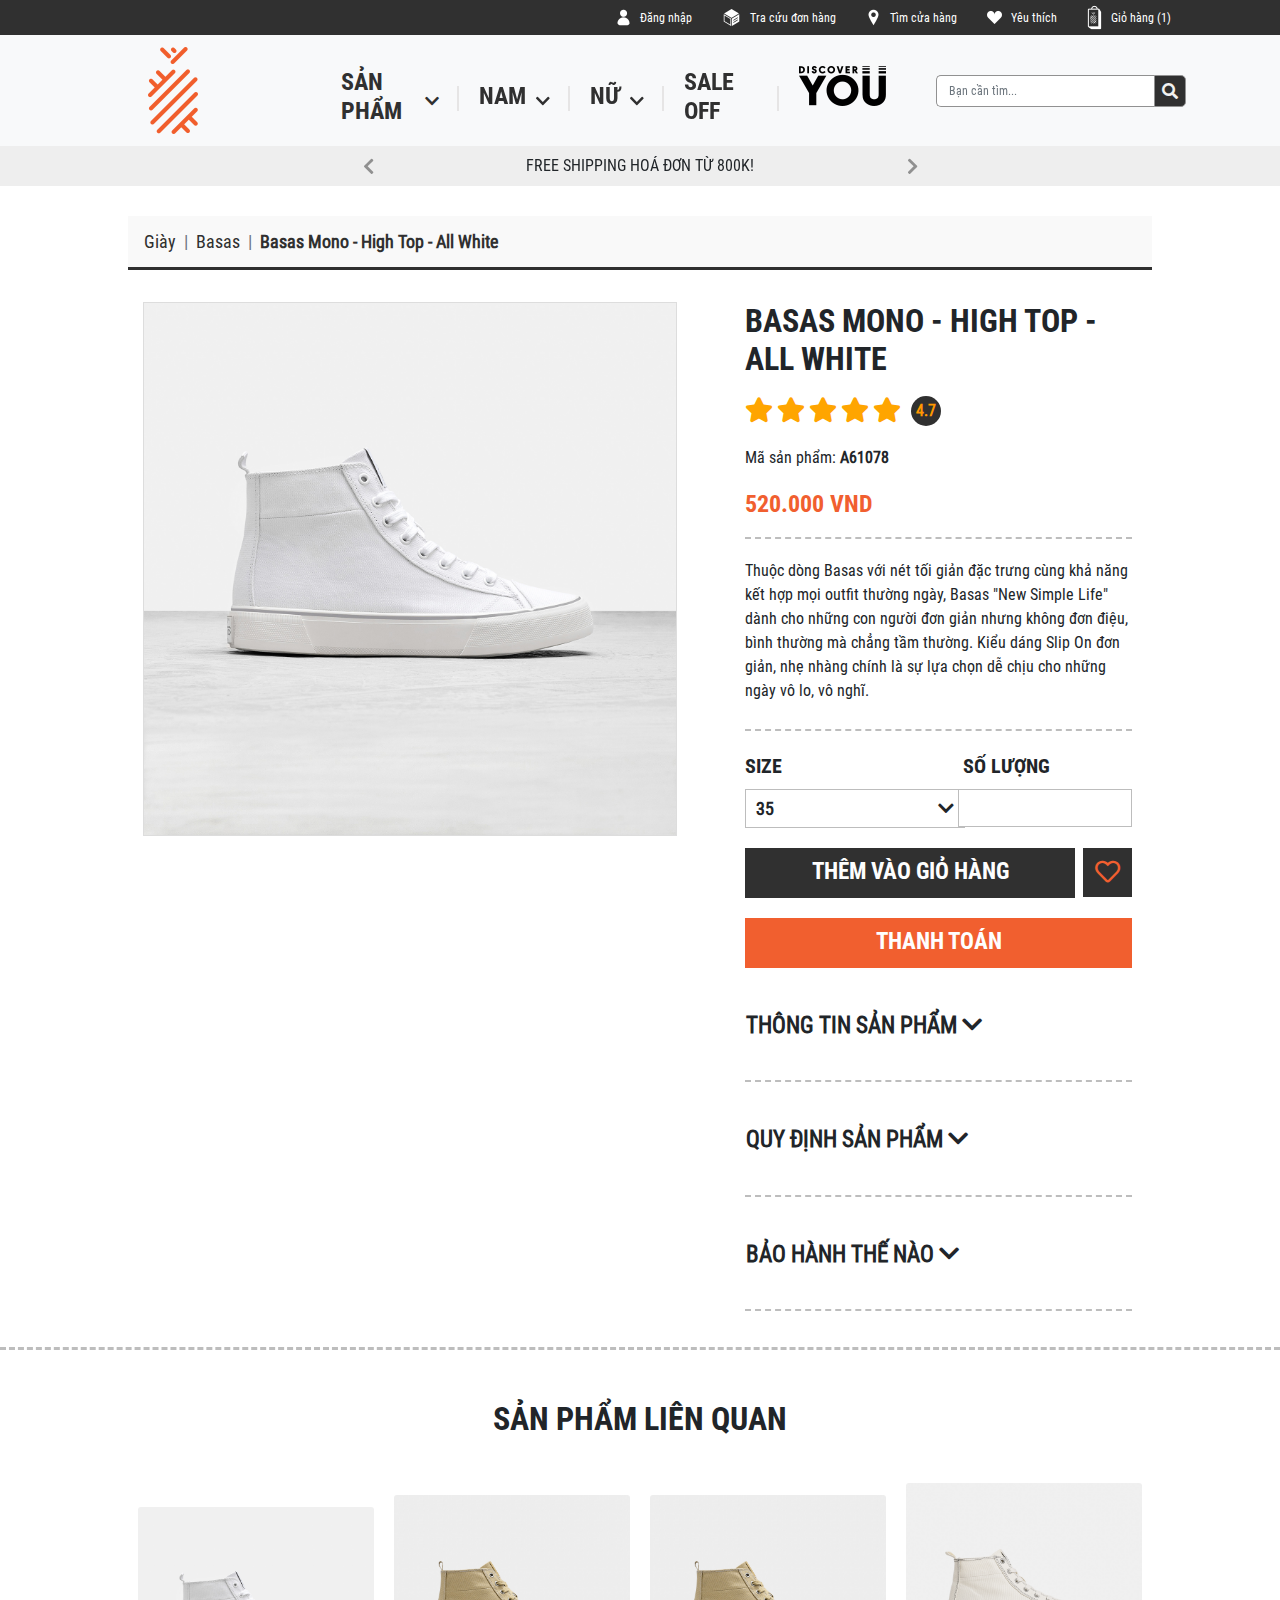
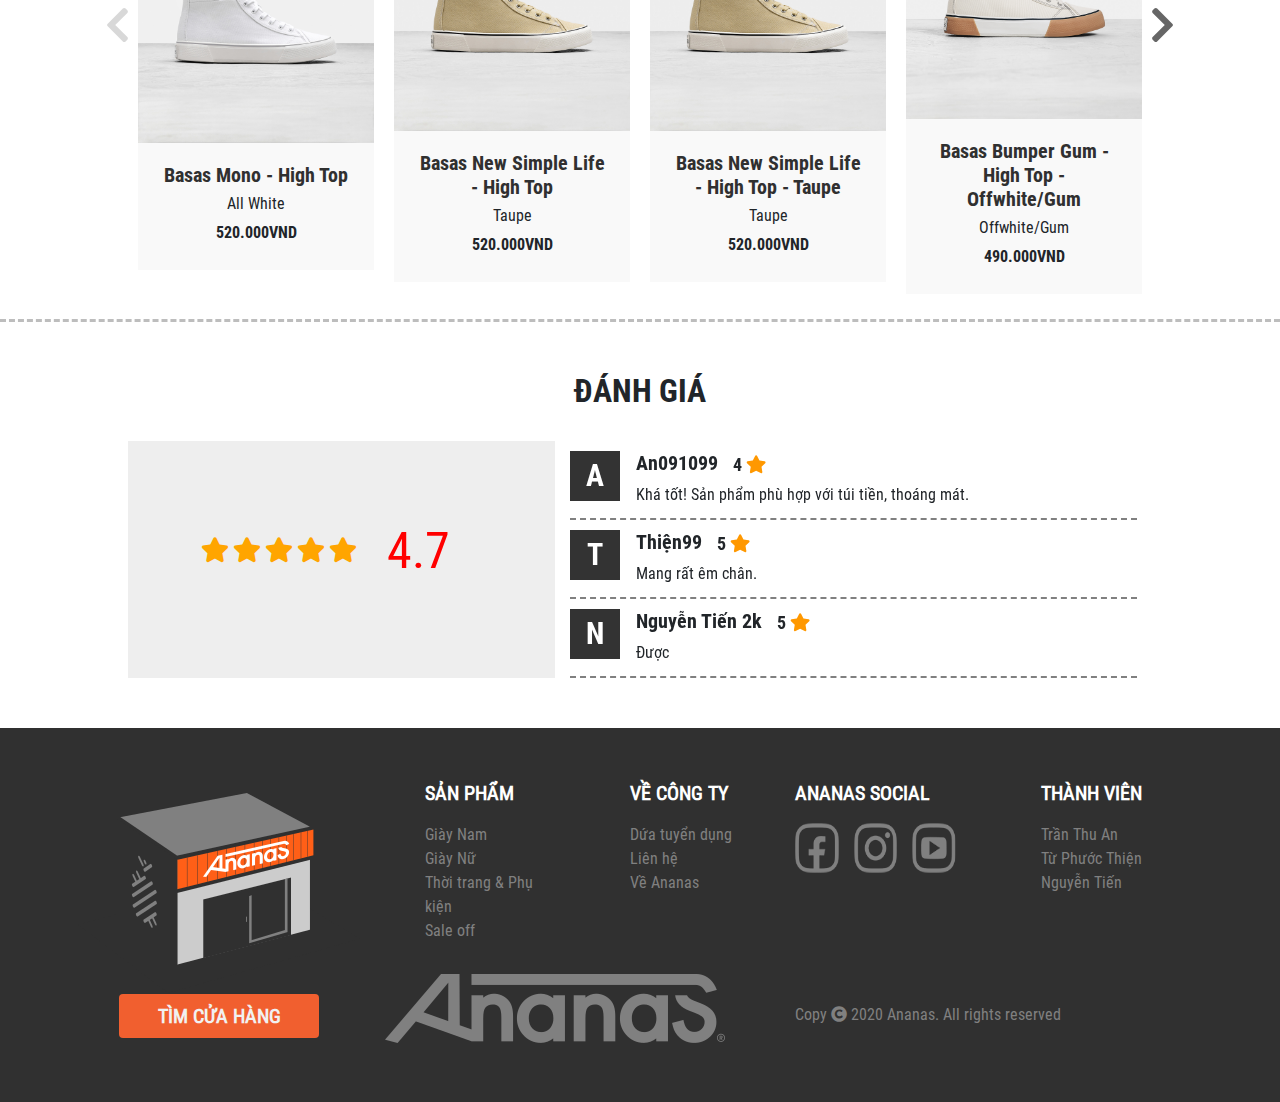
<file: chi-tiet-san-pham.html>
<!DOCTYPE html>
<html lang="en">
<head>
    <meta charset="UTF-8">
    <meta name="viewport" content="width=device-width, initial-scale=1.0">
    <title>Basas Mono - High Top - All White | Ananas</title>
    <link
      rel="shortcut icon"
      href="images/Logo_Ananas_Header.svg"
      type="image/x-icon"
    />
    <!-- THEME -->
    <link
      rel="stylesheet"
      href="libs/bootstrap-4.5.0-dist/css/bootstrap.css"
    />
    <link
      rel="stylesheet"
      href="libs/fontawesome-free-5.13.0-web/css/all.css"
    />
    <link rel="stylesheet" href="libs/Glider.js-master/glider.css">
    <link rel="stylesheet" href="libs/Exzoom/src/jquery.exzoom.css">
    <link rel="stylesheet" href="themes/css/main.css" />
    <link rel="stylesheet" href="themes/css/style_section.css">
    
    <!-- JS -->
    <script src="libs/jquery/jquery-3.5.1.js"></script>
    <script src="libs/bootstrap-4.5.0-dist/js/bootstrap.js"></script>
    <script src="libs/Glider.js-master/glider.js"></script>
    <script src="libs/Exzoom/src/jquery.exzoom.js"></script>

</head>
<body>
<!-- header -->
<header>
  <div class="container-fluid">
    <div id="top-head">
      <div class="container">
        <div class="d-flex">
          <div class="col-md-4 col-sm-0"></div>
          <div class="col-md-8 col-sm-12">
            <ul class="d-flex">
              <li>
                <img src="images/icon_dang_nhap.png" alt="" />
                <a href="#" data-toggle="modal" data-target="#funct_login">
                  <span id="get_name_user">Đăng nhập</span>
                </a>
              </li>
              <li>
                <img src="images/icon_tra_cuu_don_hang.png" alt="" />
                <a href="#" data-toggle="modal" data-target="#funct_login">Tra cứu đơn hàng</a>
              </li>
              <li>
                <img src="images/icon_tim_cua_hang.png" alt="" />
                <a href="tim-cua-hang.html">Tìm cửa hàng</a>
              </li>
              <li>
                <img src="images/icon_heart_header.png" alt="" />
                <a href="yeu-thich.html">Yêu thích</a>
              </li>
              <li>
                <img src="images/icon_gio_hang.png" alt="" />
                <a href="gio-hang.html">Giỏ hàng (<span>1</span>)</a>
              </li>
            </ul>
          </div>
        </div>
      </div>
    </div>
    <div id="sidebar" class="bg-light">
      <div class="container">
        <div class="d-flex">
          <div class="col-md-2 d-flex justify-content-center">
            <a href="index.html">
              <img src="images/Logo_Ananas_Header.png" alt="" />
            </a>
          </div>
          <div class="col-md-7">
            <ul class="menu d-flex">
              <li class="menu-item">
                <a href="san-pham.html" class="d-flex">
                  <h4>SẢN PHẨM</h4>
                  <i class="fas fa-chevron-down"></i>
                </a>
                <div class="menu-sub menu-sub--product">
                  <div class="container">
                    <ul class="d-flex">
                      <li>
                        <a href="san-pham.html">
                          <div class="card">
                            <img
                              src="images/Menu_Nam.jpg"
                              alt=""
                              class="card__image"
                            />
                            <div class="card__content">CHO NAM</div>
                          </div>
                        </a>
                      </li>
                      <li>
                        <a href="san-pham.html">
                          <div class="card">
                            <img
                              src="images/Menu_Nu.jpg"
                              alt=""
                              class="card__image"
                            />
                            <div class="card__content">CHO NỮ</div>
                          </div>
                        </a>
                      </li>
                      <li>
                        <a href="san-pham.html">
                          <div class="card">
                            <img
                              src="images/Menu_Sale-off.jpg"
                              alt=""
                              class="card__image"
                            />
                            <div class="card__content">OUTLET SALE</div>
                          </div>
                        </a>
                      </li>
                      <li>
                        <a href="san-pham.html">
                          <div class="card">
                            <img
                              src="images/Menu_Phu-kien.jpg"
                              alt=""
                              class="card__image"
                            />
                            <div class="card__content">
                              THỜI TRANG & PHỤ KIỆN
                            </div>
                          </div>
                        </a>
                      </li>
                    </ul>
                  </div>
                </div>
              </li>
              <li class="menu-item">
                <a href="san-pham.html" class="d-flex">
                  <h4>NAM</h4>
                  <i class="fas fa-chevron-down"></i>
                </a>
                <div class="menu-sub menu-sub--male">
                  <div class="container container--w">
                    <div class="d-flex my-3">
                      <div class="col-md-4 col-sm-12">
                        <div class="box box--devide">
                          <h3>
                            <a href="#">NỔI BẬT</a>
                          </h3>
                          <div class="box__group">
                            <ul>
                              <li><a href="">Best Seller</a></li>
                              <li><a href="">New Arrival</a></li>
                              <li><a href="">Sale off</a></li>
                            </ul>
                            <div>
                              <div href="#" class="line_head">Tất cả giày</div>
                              <a href="">Pineapple x Lucky Luke</a>
                            </div>
                          </div>
                        </div>
                      </div>
                      <div class="col-md-8 col-sm-12 ml-5">
                        <div class="d-flex">
                          <div class="col-md-6">
                            <div class="box">
                             <h3>
                               <a href="#">GIÀY</a>
                             </h3>
                              <div class="box__group">
                                <ul>
                                  <li class="line_head">Dòng sản phẩm</li>
                                  <li><a href="">Basas</a></li>
                                  <li><a href="">Vintas</a></li>
                                  <li><a href="">Urbas</a></li>
                                  <li><a href="">Pattas</a></li>
                                  <li><a href="">Track 6</a></li>
                                </ul>
                                <ul>
                                  <li class="line_head">Style</li>
                                  <li><a href="">High Top</a></li>
                                  <li><a href="">Low Top</a></li>
                                  <li><a href="">Slip-on</a></li>
                                </ul>
                                <a href="#" class="line_head">Tất cả giày</a>
                              </div>
                            </div>
                          </div>
                          <div class="col-md-6">
                            <div class="box">
                              <h3>
                                <a href="#">THỜI TRANG & PHỤ KIỆN</a>
                              </h3>
                               <div class="box__group">
                                 <ul>
                                   <li class="line_head">Nửa trên</li>
                                   <li><a href="">Basic Tee</a></li>
                                   <li><a href="">Sweetshirt</a></li>
                                   <li><a href="">Hoodie</a></li>
                                 </ul>
                                 <ul>
                                   <li class="line_head">Phụ kiện</li>
                                   <li><a href="">Nón</a></li>
                                   <li><a href="">Dây giày</a></li>
                                   <li><a href="">Vớ</a></li>
                                 </ul>
                                 <a href="#" class="line_head">Tất cả giày</a>
                               </div>
                             </div>
                          </div>
                        </div>
                      </div>
                    </div>
                    <a href="#" class="cameo">--------------------mọi người thường gọi chúng tôi là <span class="color--orange">dứa</span>!--------------------</a>
                  </div>
                </div>
              </li>
              <li class="menu-item">
                <a href="san-pham.html" class="d-flex">
                  <h4>NỮ</h4>
                  <i class="fas fa-chevron-down"></i>
                </a>
                <div class="menu-sub menu-sub--female">
                  <div class="container container--w">
                    <div class="d-flex my-3">
                      <div class="col-md-4 col-sm-12">
                        <div class="box box--devide">
                          <h3>
                            <a href="#">NỔI BẬT</a>
                          </h3>
                          <div class="box__group">
                            <ul>
                              <li><a href="">Best Seller</a></li>
                              <li><a href="">New Arrival</a></li>
                              <li><a href="">Sale off</a></li>
                            </ul>
                            <div>
                              <div href="#" class="line_head">Tất cả giày</div>
                              <a href="">Pineapple x Lucky Luke</a>
                            </div>
                          </div>
                        </div>
                      </div>
                      <div class="col-md-8 col-sm-12 ml-5">
                        <div class="d-flex">
                          <div class="col-md-6">
                            <div class="box">
                             <h3>
                               <a href="#">GIÀY</a>
                             </h3>
                              <div class="box__group">
                                <ul>
                                  <li class="line_head">Dòng sản phẩm</li>
                                  <li><a href="">Basas</a></li>
                                  <li><a href="">Vintas</a></li>
                                  <li><a href="">Urbas</a></li>
                                  <li><a href="">Pattas</a></li>
                                  <li><a href="">Track 6</a></li>
                                </ul>
                                <ul>
                                  <li class="line_head">Style</li>
                                  <li><a href="">High Top</a></li>
                                  <li><a href="">Low Top</a></li>
                                  <li><a href="">Slip-on</a></li>
                                </ul>
                                <a href="#" class="line_head">Tất cả giày</a>
                              </div>
                            </div>
                          </div>
                          <div class="col-md-6">
                            <div class="box">
                              <h3>
                                <a href="#">THỜI TRANG & PHỤ KIỆN</a>
                              </h3>
                               <div class="box__group">
                                 <ul>
                                   <li class="line_head">Nửa trên</li>
                                   <li><a href="">Basic Tee</a></li>
                                   <li><a href="">Sweetshirt</a></li>
                                   <li><a href="">Hoodie</a></li>
                                 </ul>
                                 <ul>
                                   <li class="line_head">Phụ kiện</li>
                                   <li><a href="">Nón</a></li>
                                   <li><a href="">Dây giày</a></li>
                                   <li><a href="">Vớ</a></li>
                                 </ul>
                                 <a href="#" class="line_head">Tất cả giày</a>
                               </div>
                             </div>
                          </div>
                        </div>
                      </div>
                    </div>
                    <a href="#" class="cameo">--------------------mọi người thường gọi chúng tôi là <span class="color--orange">dứa</span>!--------------------</a>
                  </div>
                </div>
              </li>
              <li class="menu-item">
                <a href="sale-off.html" class="d-flex">
                  <h4>SALE OFF</h4>
                </a>
              </li>
              <li class="menu-item">
                <a href="discover-you.html" class="d-flex">
                  <img src="images/DiscoverYOU.png" alt="" />
                </a>
              </li>
            </ul>
          </div>
          <div class="col-md-3">
            <form id="searchBox">
              <div class="form-group d-flex">
                <input
                  type="text"
                  name="searchInput"
                  id="searchInput"
                  class="form-control"
                  placeholder="Bạn cần tìm..."
                  aria-describedby="helpId"
                />
                <a href="tim-kiem.html" class="btn" id="searchBtn">
                  <i class="fas fa-search"></i>
                </a>
              </div>
            </form>
          </div>
        </div>
      </div>
    </div>
  </div>
</header>
<section id="section_banner">
  <div id="ruleCarousel" class="carousel slide" data-ride="carousel">
      <div class="carousel-inner" role="listbox">
          <a class="carousel-item active">
              free shipping hoá đơn từ 800k!
          </a>
          <a class="carousel-item">
              hàng 2 tuần nhận đổi - giày nữa năm bảo hành
          </a>
          <a class="carousel-item">
              buy more pay less - áp dụng khi mua phụ kiện
          </a>
      </div>
      <a class="carousel-control-prev" href="#ruleCarousel" role="button" data-slide="prev">
          <!-- carousel-control-prev-icon -->
          <span class="fas fa-chevron-left" aria-hidden="true"></span>
          <span class="sr-only">Previous</span>
      </a>
      <a class="carousel-control-next" href="#ruleCarousel" role="button" data-slide="next">
          <span class="fas fa-chevron-right" aria-hidden="true"></span>
          <span class="sr-only">Next</span>
      </a>
  </div>
</section>
    <main id="detail_page">
      <section id="detail_prod_content" class="border_bottom--dashed">
        <div class="container">
            <nav aria-label="breadcrumb" id="breadcrumb_navbar">
              <ol class="breadcrumb">
                <li class="breadcrumb-item"><a href="san-pham.html">Giày</a></li>
                <li class="breadcrumb-item"><a href="tim-kiem.html">Basas</a></li>
                <li class="breadcrumb-item active" aria-current="page">Basas Mono - High Top - All White</li>
              </ol>
            </nav>
            <section id="content_prod" class="d-flex">
                <article id="picts_prod" class="col-md-7 pr-5 py-3">
                  <div class="exzoom" id="exzoom">
                    <div class="exzoom_img_box">
                      <ul class='exzoom_img_ul'>
                        <li>
                          <img src="images/products/pro_basas_A61078_1.jpg"/>
                        </li>
                        <li>
                          <img src="images/products/pro_basas_A61078_2.jpg"/>
                        </li>
                        <li>
                          <img src="images/products/pro_basas_A61078_3.jpg"/>
                        </li>
                        <li>
                          <img src="images/products/pro_basas_A61078_4.jpg"/>
                        </li>
                      </ul>
                    </div>
                    <div class="exzoom_nav"></div>
                  </div> 
                  <script>
                    $(function(){
                    $("#exzoom").exzoom({
                      "autoPlay":true,
                      "autoPlayTimeout": 2000
                    });
                    });
                  </script>
                </article>
                <article id="infor_prod" class="col-md-5 py-3">
                    <h2 style="text-transform: uppercase;">Basas Mono - High Top - All White
                    </h2>
                    <!-- danh gia san pham -->
                    <div class="rating_section">
                    <div class="d-flex">
                      <p>
                        <span class="fa fa-star checked"></span>
                      <span class="fa fa-star checked"></span>
                      <span class="fa fa-star checked"></span>
                      <span class="fa fa-star checked"></span>
                      <span class="fa fa-star checked"></span>
                      </p>
                      <a href="#comments_review" class="btn">4.7</a>
                    </div>
                    </div>
                    <!-- ma san pham, trang thai va gia -->
                    <div class="box_group">
                        <div class="d-flex">
                            <div class="col-md-6 p-0">
                                Mã sản phẩm: <b>
                                    <span id="get_ID_prod">A61078
                                    </span>
                                </b> 
                            </div>
                            <div class="col-md-6 p-0">
                                Tình trạng: <b>
                                    <span id="get_state_prod">Best Seller</span>
                                </b> 
                            </div>
                        </div>
                          <h4><span id="get_price_prod">520</span>.000 VND</h4>
                    </div>
                    <!-- mo ta -->
                    <div class="box_group">
                        <p id="get_descript_prod">
                            Thuộc dòng Basas với nét tối giản đặc trưng cùng khả năng kết hợp mọi outfit thường ngày, Basas "New Simple Life" dành cho những con người đơn giản nhưng không đơn điệu, bình thường mà chẳng tầm thường. Kiểu dáng Slip On đơn giản, nhẹ nhàng chính là sự lựa chọn dễ chịu cho những ngày vô lo, vô nghĩ.
                        </p>
                    </div>
                    <!-- form chon size, so luong, them vao gio hang, thanh toan  -->
                    <div class="box_group">
                        <form id="select_info_prod">
                            <div class="d-flex">
                                <div class="form-group col-md-6">
                                  <label for="get_size_prod">SIZE</label>
                                  <div id="collapse_size">
                                    <a class="btn" data-toggle="collapse" href="#select_collapse" aria-expanded="false" aria-controls="select_collapse" id="btn_select">
                                      <span id="get_size_prod">35</span>
                                      <i class="fas fa-chevron-down"></i>
                                    </a>
                                   <div class="collapse" id="select_collapse">
                                    <ul class="select">
                                        <li class="opt">
                                        <input type="radio" name="size" id="opt0" value="35">35
                                        </li>
                                        <li class="opt">
                                        <input type="radio" name="size" id="opt1" value="36">36
                                        </li>
                                        <li class="opt">
                                        <input type="radio" name="size" id="opt2" value="37">37
                                        </li>
                                        <li class="opt">
                                        <input type="radio" name="size" id="opt3" value="38">38
                                        </li>
                                        <li class="opt">
                                        <input type="radio" name="size" id="opt4" value="39">39
                                        </li>
                                        <li class="opt">
                                        <input type="radio" name="size" id="opt5" value="40">40
                                        </li>
                                        <li class="opt">
                                        <input type="radio" name="size" id="opt6" value="41">41
                                        </li>
                                        <li class="opt">
                                        <input type="radio" name="size" id="opt7" value="42">42
                                        </li>
                                    </ul>
                                    </div>  
                                  </div>
                                </div>
                                <div class="form-group col-md-6">
                                    <label for="get_quantity_order" class="ml-4">
                                        SỐ LƯỢNG
                                    </label>
                                    <input type="text" name="get_quantity_order" id="get_quantity_order" >
                                </div>
                            </div>
                            <div class="form-group d-flex">
                                <button id="add_cart" class="mr-2">
                                    <a href="gio-hang.html">
                                        THÊM VÀO GIỎ HÀNG
                                    </a>
                                </button>
                                <div class="edit_button">
                                  <a class="like_btn btn">
                                    <i class="far fa-heart"></i>
                                   </a>
                                  <p class="popover_hover">Thêm vào mục yêu thích</p>
                                </div>
                            </div>
                            <div class="form-group">
                                <button id="add_buy">
                                        <a href="#">THANH TOÁN
                                        </a>
                                </button>
                            </div>
                        </form>
                        <div id="info_prod">
                          <p>
                            <a class="btn" data-toggle="collapse" href="#get_info_prod" aria-expanded="false" aria-controls="get_info_prod">
                              THÔNG TIN SẢN PHẨM
                            <i class="fas fa-chevron-down"></i>
                            </a>
                          </p>
                          <div class="collapse" id="get_info_prod">
                            <ul class="menu" style="list-style: disc;">
                              <li class="menu-item">Gender: Unisex</li>
                              <li class="menu-item">Size run: 35 - 46</li>
                              <li class="menu-item">Upper: Canvas/Suede</li>
                              <li class="menu-item">Outsole: Rubber</li>
                            </ul>
                            <img src="images/size_chart.png" alt="">
                          </div>
                        </div>
                    </div>
                    <div class="box_group">
                      <div id="rule_return_prod">
                        <p>
                          <a class="btn" data-toggle="collapse" href="#return_prod" aria-expanded="false" aria-controls="return_prod">
                            QUY ĐỊNH SẢN PHẨM
                            <i class="fas fa-chevron-down"></i>
                          </a>
                        </p>
                        <div class="collapse" id="return_prod">
                          <ul class="menu" style="list-style: decimal;">
                            <li class="menu-item">
                              Chỉ đổi hàng 1 lần duy nhất, mong bạn cân nhắc kĩ trước khi quyết định.
                            </li>
                            <li class="menu-item">
                              Thời hạn đổi sản phẩm khi mua trực tiếp tại cửa hàng là 07 ngày, kể từ ngày mua. Đổi sản phẩm khi mua online là 14 ngày, kể từ ngày nhận hàng.
                            </li>
                            <li class="menu-item">
                              Sản phẩm đổi phải kèm hóa đơn. Bắt buộc phải còn nguyên tem, hộp, nhãn mác.
                            </li>
                            <li class="menu-item">
                              Sản phẩm đổi không có dấu hiệu đã qua sử dụng, không giặt tẩy, bám bẩn, biến dạng.
                            </li>
                            <li class="menu-item">
                              Ananas chỉ ưu tiên hỗ trợ đổi size. Trong trường hợp sản phẩm hết size cần đổi, bạn có thể đổi sang 01 sản phẩm khác:
                              <p>
                                - Nếu sản phẩm muốn đổi ngang giá trị hoặc có giá trị cao hơn, bạn sẽ cần bù khoảng chênh lệch tại thời điểm đổi (nếu có).
                              </p>
                              <p>
                                - Nếu bạn mong muốn đổi sản phẩm có giá trị thấp hơn, chúng tôi sẽ không hoàn lại tiền.
                              </p>
                            </li>
                            <li class="menu-item">
                              Trong trường hợp sản phẩm - size bạn muốn đổi không còn hàng trong hệ thống. Vui lòng chọn sản phẩm khác.
                            </li>
                            <li class="menu-item">
                              Không hoàn trả bằng tiền mặt dù bất cứ trong trường hợp nào. Mong bạn thông cảm.
                            </li>
                          </ul>
                        </div>
                      </div>
                    </div>
                    <div class="box_group">
                      <div id="how_repair_prod">
                        <p>
                          <a class="btn" data-toggle="collapse" href="#repair_prod" aria-expanded="false" aria-controls="repair_prod">
                            BẢO HÀNH THẾ NÀO  
                            <i class="fas fa-chevron-down"></i>
                          </a>
                        </p>
                        <div class="collapse" id="repair_prod">
                          Mỗi đôi giày Ananas trước khi xuất xưởng đều trải qua nhiều khâu kiểm tra. Tuy vậy, trong quá trình sử dụng, nếu nhận thấy các lỗi: gãy đế, hở đế, đứt chỉ may,...trong thời gian 6 tháng từ ngày mua hàng, mong bạn sớm gửi sản phẩm về Ananas nhằm giúp chúng tôi có cơ hội phục vụ bạn tốt hơn. Vui lòng gửi sản phẩm về bất kỳ cửa hàng Ananas nào, hoặc gửi đến trung tâm bảo hành Ananas ngay trong trung tâm TP.HCM trong giờ hành chính: <br>
                          Lầu 1, 75/1 Mai Thị Lựu, P. Đa Kao, Q1, TP.HCM <br>
                          Hotline: 028 3526 7774
                        </div>
                      </div>
                    </div>
                </article>
            </section>
        </div>
      </section>
      <!-- san pham lien qua -->
      <section id="section_prods_concern" class="border_bottom--dashed">
      <div class="container-fluid">
          <h2>SẢN PHẨM LIÊN QUAN</h2>
          <div class="glider-contain">
              <div class="glider--prods_concern">
                <div class="content">
                  <div class="card card_product">
                      <a href="chi-tiet-san-pham.html">
                          <img src="images/products/pro_basas_A61078_1.jpg" class="card-img-top" alt="">
                      </a>
                      <div class="card-body">
                          <h5>
                              <a href="#">Basas Mono - High Top 
                              </a>
                          </h5>
                          <p>All White</p>
                          <p class="bold"><span>520</span>.000VND</p>
                      </div>
                  </div>
                </div>
                <div class="content">
                  <div class="card card_product">
                      <a href="chi-tiet-san-pham.html">
                          <img src="images/products/pro_basas_A61080_1.jpg" class="card-img-top" alt="banner_1">
                      </a>
                      <div class="card-body">
                          <h5>
                              <a href="#">Basas New Simple Life - High Top
                              </a>
                          </h5>
                          <p>Taupe</p>
                          <p class="bold"><span>520</span>.000VND</p>
                      </div>
                    </div>
                </div>
                <div class="content">
                  <div class="card card_product">
                      <a href="chi-tiet-san-pham.html">
                          <img src="images/products/pro_basas_A61080_1.jpg" class="card-img-top" alt="banner_1">
                      </a>
                      <div class="card-body">
                          <h5>
                              <a href="#">Basas New Simple Life - High Top - Taupe
                              </a>
                          </h5>
                          <p>Taupe</p>
                          <p class="bold"><span>520</span>.000VND</p>
                      </div>
                    </div>
                </div>
                <div class="content">
                  <div class="card card_product">
                      <a href="chi-tiet-san-pham.html">
                          <img src="images/products/pro_basas_A61020_1.jpg" class="card-img-top" alt="banner_1">
                      </a>
                      <div class="card-body">
                          <h5>
                              <a href="#">Basas Bumper Gum - High Top - Offwhite/Gum

                              </a>
                          </h5>
                          <p>Offwhite/Gum</p>
                          <p class="bold"><span>490</span>.000VND</p>
                      </div>
                    </div>
                </div>
                <div class="content">
                  <div class="card card_product">
                      <a href="chi-tiet-san-pham.html">
                          <img src="images/products/stu_basas_A61018_1.jpg" class="card-img-top" alt="banner_1">
                      </a>
                      <div class="card-body">
                          <h5>
                              <a href="#">Basas Mono - Black - High Top - All Black

                              </a>
                          </h5>
                          <p>All Black</p>
                          <p class="bold"><span>490</span>.000VND</p>
                      </div>
                    </div>
                </div>
                <div class="content">
                  <div class="card card_product">
                      <a href="chi-tiet-san-pham.html">
                          <img src="images/products/pro_basas_A61077_1.jpg" class="card-img-top" alt="banner_1">
                      </a>
                      <div class="card-body">
                          <h5>
                              <a href="#">Basas New Simple Life - High Top - Black

                              </a>
                          </h5>
                          <p>Black</p>
                          <p class="bold"><span>510</span>.000VND</p>
                      </div>
                    </div>
                </div>
              </div>
              <button aria-label="Previous" class="glider-prev">
                  <i class="fas fa-chevron-left"></i>
              </button>
              <button aria-label="Next" class="glider-next">
                  <i class="fas fa-chevron-right"></i>
              </button>
          </div>
      </div>
      <script>
          $("#section_prods_concern").ready(function(){
              window.addEventListener('load', function(){
                  new Glider(document.querySelector('.glider--prods_concern'), {
                  slidesToShow: 4,
                  slidesToScroll: 4,
                  draggable: true,
                  arrows: {
                      prev: '#section_prods_concern .glider-prev',
                      next: '#section_prods_concern .glider-next'
                  }
          });
          })  
          })
      </script>
      </section>
      <!-- comment -->
      <section id="comments_review">
        <div class="container">
          <h2 style="text-align: center; margin-bottom: 30px; font-family: RobotoBold;">ĐÁNH GIÁ</h2>
          <div class="box d-flex">
          <div class="rating_section col-md-5 d-flex">
                <p class="col-md-7 rating">
                <span class="fa fa-star checked"></span>
                <span class="fa fa-star checked"></span>
                <span class="fa fa-star checked"></span>
                <span class="fa fa-star checked"></span>
                <span class="fa fa-star checked"></span>
                </p>
                <p class="big-size col-md-5">4.7</p>
          </div>
          <div class="comments col-md-7">
            <div class="comment d-flex">
              <div class="avata">
                <canvas id="canvas0" width="50" height="50"></canvas>
              </div>
              <div class="content ml-3">
                <div class="d-flex">
                  <div class="name_avata">
                    <h5 id="idName0">An091099</h5>
                  </div>
                <div class="num_rating">
                <span>4</span>
                <span class="fa fa-star checked"></span>
                </div>
                </div>
                <p class="cmt_content">Khá tốt! Sản phẩm phù hợp với túi tiền, thoáng mát.</p>
              </div>
            </div>
            <div class="comment d-flex">
              <div class="avata">
                <canvas id="canvas1" width="50" height="50"></canvas>
              </div>
              <div class="content ml-3">
                <div class="d-flex">
                  <div class="name_avata">
                    <h5 id="idName1">Thiện99</h5>
                  </div>
                <div class="num_rating">
                <span>5</span>
                <span class="fa fa-star checked"></span>
                </div>
                </div>
                <p class="cmt_content">Mang rất êm chân.</p>
              </div>
            </div>
            <div class="comment d-flex">
              <div class="avata">
                <canvas id="canvas2" width="50" height="50"></canvas>
              </div>
              <div class="content ml-3">
                <div class="d-flex">
                  <div class="name_avata">
                    <h5 id="idName2">Nguyễn Tiến 2k</h5>
                  </div>
                <div class="num_rating">
                <span>5</span>
                <span class="fa fa-star checked"></span>
                </div>
                </div>
                <p class="cmt_content">Được</p>
              </div>
            </div>
          </div>
        </div>
        </div>
        <script>
          $(function () {
          $user_name = $("#idName0").text().substr(0, 1).toUpperCase();
          var canvas = document.getElementById("canvas0");
          var context = canvas.getContext("2d");
  
          var x = canvas.width / 2;
          var y = canvas.height / 2;
  
          context.rect(0, 0, 50, 50);
          context.fillStyle = "#333";
          context.fill();
  
          context.font = "30px RobotoBold";
          context.textAlign = "center";
          context.fillStyle = "white";
          context.fillText($user_name, x, y + 10);
        });
          $(function () {
          $user_name = $("#idName1").text().substr(0, 1).toUpperCase();
          var canvas = document.getElementById("canvas1");
          var context = canvas.getContext("2d");
  
          var x = canvas.width / 2;
          var y = canvas.height / 2;
  
          context.rect(0, 0, 50, 50);
          context.fillStyle = "#333";
          context.fill();
  
          context.font = "30px RobotoBold";
          context.textAlign = "center";
          context.fillStyle = "white";
          context.fillText($user_name, x, y + 10);
        });
          $(function () {
          $user_name = $("#idName2").text().substr(0, 1).toUpperCase();
          var canvas = document.getElementById("canvas2");
          var context = canvas.getContext("2d");
  
          var x = canvas.width / 2;
          var y = canvas.height / 2;
  
          context.rect(0, 0, 50, 50);
          context.fillStyle = "#333";
          context.fill();
  
          context.font = "30px RobotoBold";
          context.textAlign = "center";
          context.fillStyle = "white";
          context.fillText($user_name, x, y + 10);
        });
        </script>
      </section>
    </main>

    <!-- on_top_btn -->
    <a href="#sidebar" type="button" id="to_top_btn" class="btn" data-toggle="tooltip" data-placement="top" title="Back to Top">
      <i class="fas fa-chevron-up"></i>
    </a>
    <!-- modal login -->
    <div class="modal fade" id="funct_login" tabindex="-1" role="dialog" aria-labelledby="funct_login" aria-hidden="true">
      <div class="modal-dialog modal-dialog-centered" role="document">
        <div class="modal-content">
          <div class="modal-header">
            <div class="d-flex w-100">
              <div class="col-md-12">
              <img src="images/Logo_Ananas_Header.png" alt="logo" id="funct_login--logo">
              <h3 class="modal-title" id="funct_login--title">
                  CHÀO MỪNG ĐẾN VỚI ANANAS
              </h3>
              </div>
              <div class="inner" id="btn_close">
                <button type="button" class="close" data-dismiss="modal" aria-label="Close">
                  <span aria-hidden="true">&times;</span>
                </button>
              </div>
            </div>
          </div>
          <div class="modal-body">
            <form id="frm_login">
              <div class="form-group">
                <input type="email" name="ip_email" id="ip_email" placeholder="Email">
              </div>
              <div class="form-group">
                <input type="password" name="ip_pass" id="ip_pass" placeholder="Mật khẩu">
              </div>
              <a href="#" id="forget_pass">Quên mật khẩu?</a>
              <div class="form-group">
                <button><a href="#">Đăng nhập</a></button>
              </div>
            </form>
          </div>
          <div class="modal-footer">
            <p>Chưa có tài khoản tại Ananas? <a href="dang-ky.html">Đăng ký</a></p>
          </div>
        </div>
      </div>
    </div>
  <!-- footer -->
  <footer>
  <div class="container">
      <div class="d-flex">
          <div class="col-md-3">
              <div class="store d-flex">
                  <img src="images/Store.png" alt="">
                  <a href="tim-cua-hang.html" class="storeBtn btn">TÌM CỬA HÀNG</a>
              </div>
          </div>
          <div class="col-md-9">
              <div class="content-foot">
                  <div class="row">
                      <div class="col-md-3">
                          <ul class="menu-bot">
                              <li class="head">
                                 SẢN PHẨM
                              </li>
                              <li><a href="san-pham.html">Giày Nam</a></li>
                              <li><a href="san-pham.html">Giày Nữ</a></li>
                              <li><a href="san-pham.html">Thời trang & Phụ kiện</a></li>
                              <li><a href="san-pham.html">Sale off</a></li>
                          </ul>
                      </div>
                      <div class="col-md-3">
                          <ul class="menu-bot">
                              <li class="head">
                                  VỀ CÔNG TY
                              </li>
                              <li><a href="tuyen-dung.html">Dứa tuyển dụng</a></li>
                              <li><a href="lien-he.html">Liên hệ</a></li>
                              <li><a href="#">Về Ananas</a></li>
                              
                          </ul>
                      </div>
                      <div class="col-md-3">
                          <div class="menu-bot">
                              <div class="head">
                                  ANANAS SOCIAL
                              </div>
                              <div class="d-flex ">
                                  <a href="#" class="socialIcon">
                                      <img src="images/icon_social1.png" alt="">
                                  </a>
                                  <a href="#" class="socialIcon">
                                      <img src="images/icon_social2.png" alt="">
                                  </a>
                                  <a href="#" class="socialIcon">
                                      <img src="images/icon_social3.png" alt="">
                                  </a>
                                  
                              </div>
                          </div>
                      </div>
                      <div class="col-md-3">
                          <ul class="menu-bot">
                              <li class="head">
                                  THÀNH VIÊN
                              </li>
                              <li>Trần Thu An</li>
                              <li>Từ Phước Thiện</li>
                              <li>Nguyễn Tiến</li>
                          </ul>
                      </div>
                  </div>
                  <div class="row">
                      <div class="col-md-6">
                          <img src="images/Logo_Ananas_Footer.png" alt="">
                      </div>
                      <div class="col-md-6">
                          <p>
                              Copy
                              <i class="fa fa-copyright" aria-hidden="true"></i>
                              2020 Ananas. All rights reserved
                          </p>
                          
                      </div>
                  </div>
              </div>
          </div>
      </div>
  </div>
  </footer>
    <script src="themes/js/main.js"></script>     
</body>
</html>
</file>
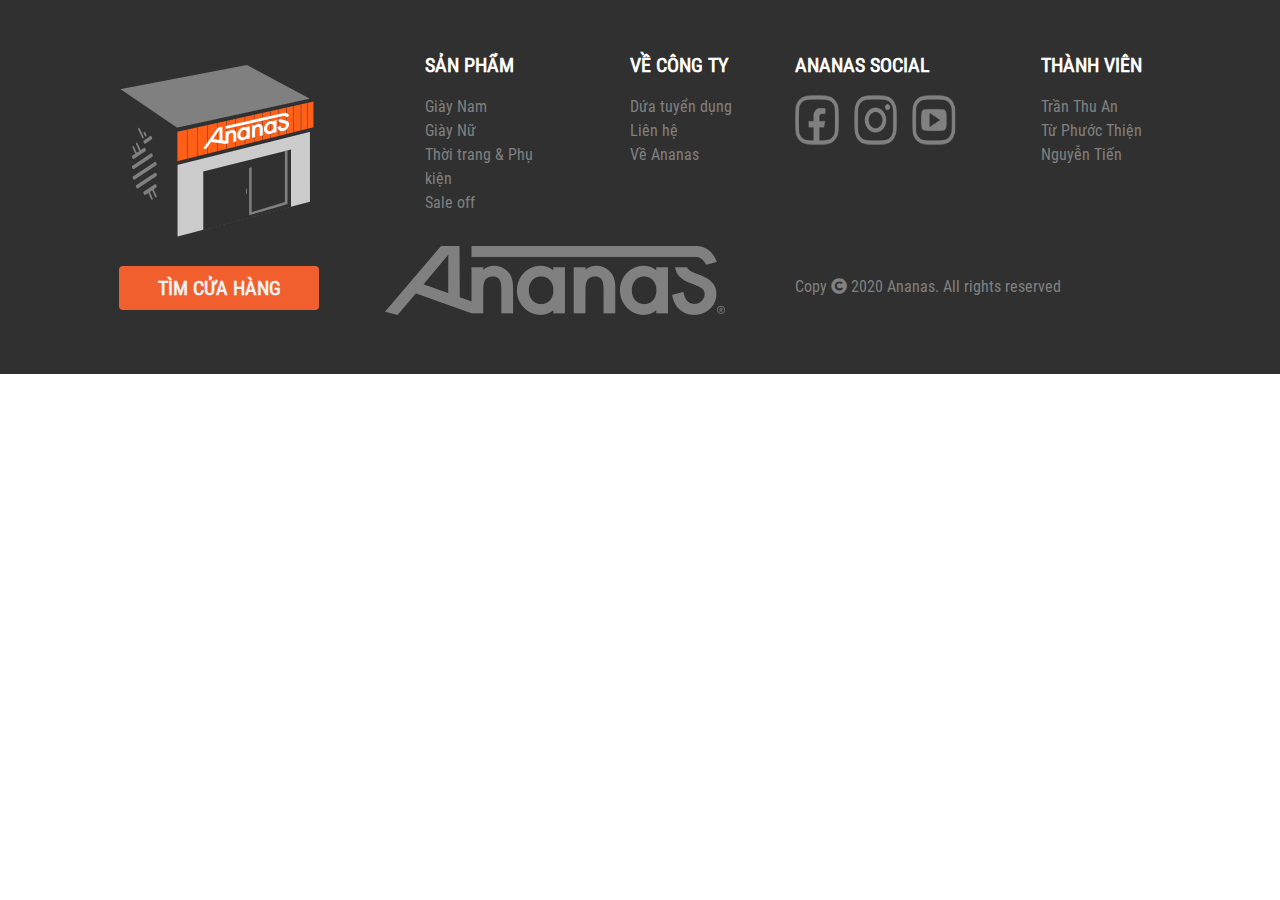
<file: footer.html>
<!DOCTYPE html>
<html lang="en">
<head>
    <meta charset="UTF-8">
    <meta name="viewport" content="width=device-width, initial-scale=1.0">
    <title>footer</title>
    <!-- THEME -->
    <link rel="stylesheet" href="libs/bootstrap-4.5.0-dist/css/bootstrap.css">
    <link rel="stylesheet" href="libs/Glider.js-master/glider.css">
    <link rel="stylesheet" href="libs/fontawesome-free-5.13.0-web/css/all.css">
    <link rel="stylesheet" href="themes/css/main.css">
    <link rel="stylesheet" href="themes/css/style_section.css">
    <script src="libs/jquery/jquery-3.5.1.slim.js"></script>
    <script src="libs/bootstrap-4.5.0-dist/js/bootstrap.js"></script>
</head>
<body>
        <!-- on_top_btn -->
        <a href="#sidebar" type="button" id="to_top_btn" class="btn" data-toggle="tooltip" data-placement="top" title="Back to Top">
            <i class="fas fa-chevron-up"></i>
          </a>
          <!-- modal login -->
          <div class="modal fade" id="funct_login" tabindex="-1" role="dialog" aria-labelledby="funct_login" aria-hidden="true">
            <div class="modal-dialog modal-dialog-centered" role="document">
              <div class="modal-content">
                <div class="modal-header">
                  <div class="d-flex w-100">
                    <div class="col-md-12">
                    <img src="images/Logo_Ananas_Header.png" alt="logo" id="funct_login--logo">
                    <h3 class="modal-title" id="funct_login--title">
                        CHÀO MỪNG ĐẾN VỚI ANANAS
                    </h3>
                    </div>
                    <div class="inner" id="btn_close">
                      <button type="button" class="close" data-dismiss="modal" aria-label="Close">
                        <span aria-hidden="true">&times;</span>
                      </button>
                    </div>
                  </div>
                </div>
                <div class="modal-body">
                  <form id="frm_login">
                    <div class="form-group">
                      <input type="email" name="ip_email" id="ip_email" placeholder="Email">
                    </div>
                    <div class="form-group">
                      <input type="password" name="ip_pass" id="ip_pass" placeholder="Mật khẩu">
                    </div>
                    <a href="#" id="forget_pass">Quên mật khẩu?</a>
                    <div class="form-group">
                      <button><a href="#">Đăng nhập</a></button>
                    </div>
                  </form>
                </div>
                <div class="modal-footer">
                  <p>Chưa có tài khoản tại Ananas? <a href="dang-ky.html">Đăng ký</a></p>
                </div>
              </div>
            </div>
          </div>
        <!-- footer -->
        <footer>
        <div class="container">
            <div class="d-flex">
                <div class="col-md-3">
                    <div class="store d-flex">
                        <img src="images/Store.png" alt="">
                        <a href="tim-cua-hang.html" class="storeBtn btn">TÌM CỬA HÀNG</a>
                    </div>
                </div>
                <div class="col-md-9">
                    <div class="content-foot">
                        <div class="row">
                            <div class="col-md-3">
                                <ul class="menu-bot">
                                    <li class="head">
                                       SẢN PHẨM
                                    </li>
                                    <li><a href="san-pham.html">Giày Nam</a></li>
                                    <li><a href="san-pham.html">Giày Nữ</a></li>
                                    <li><a href="san-pham.html">Thời trang & Phụ kiện</a></li>
                                    <li><a href="san-pham.html">Sale off</a></li>
                                </ul>
                            </div>
                            <div class="col-md-3">
                                <ul class="menu-bot">
                                    <li class="head">
                                        VỀ CÔNG TY
                                    </li>
                                    <li><a href="tuyen-dung.html">Dứa tuyển dụng</a></li>
                                    <li><a href="lien-he.html">Liên hệ</a></li>
                                    <li><a href="#">Về Ananas</a></li>
                                    
                                </ul>
                            </div>
                            <div class="col-md-3">
                                <div class="menu-bot">
                                    <div class="head">
                                        ANANAS SOCIAL
                                    </div>
                                    <div class="d-flex ">
                                        <a href="#" class="socialIcon">
                                            <img src="images/icon_social1.png" alt="">
                                        </a>
                                        <a href="#" class="socialIcon">
                                            <img src="images/icon_social2.png" alt="">
                                        </a>
                                        <a href="#" class="socialIcon">
                                            <img src="images/icon_social3.png" alt="">
                                        </a>
                                        
                                    </div>
                                </div>
                            </div>
                            <div class="col-md-3">
                                <ul class="menu-bot">
                                    <li class="head">
                                        THÀNH VIÊN
                                    </li>
                                    <li>Trần Thu An</li>
                                    <li>Từ Phước Thiện</li>
                                    <li>Nguyễn Tiến</li>
                                </ul>
                            </div>
                        </div>
                        <div class="row">
                            <div class="col-md-6">
                                <img src="images/Logo_Ananas_Footer.png" alt="">
                            </div>
                            <div class="col-md-6">
                                <p>
                                    Copy
                                    <i class="fa fa-copyright" aria-hidden="true"></i>
                                    2020 Ananas. All rights reserved
                                </p>
                                
                            </div>
                        </div>
                    </div>
                </div>
            </div>
        </div>
        </footer>
</body>
</html>
</file>
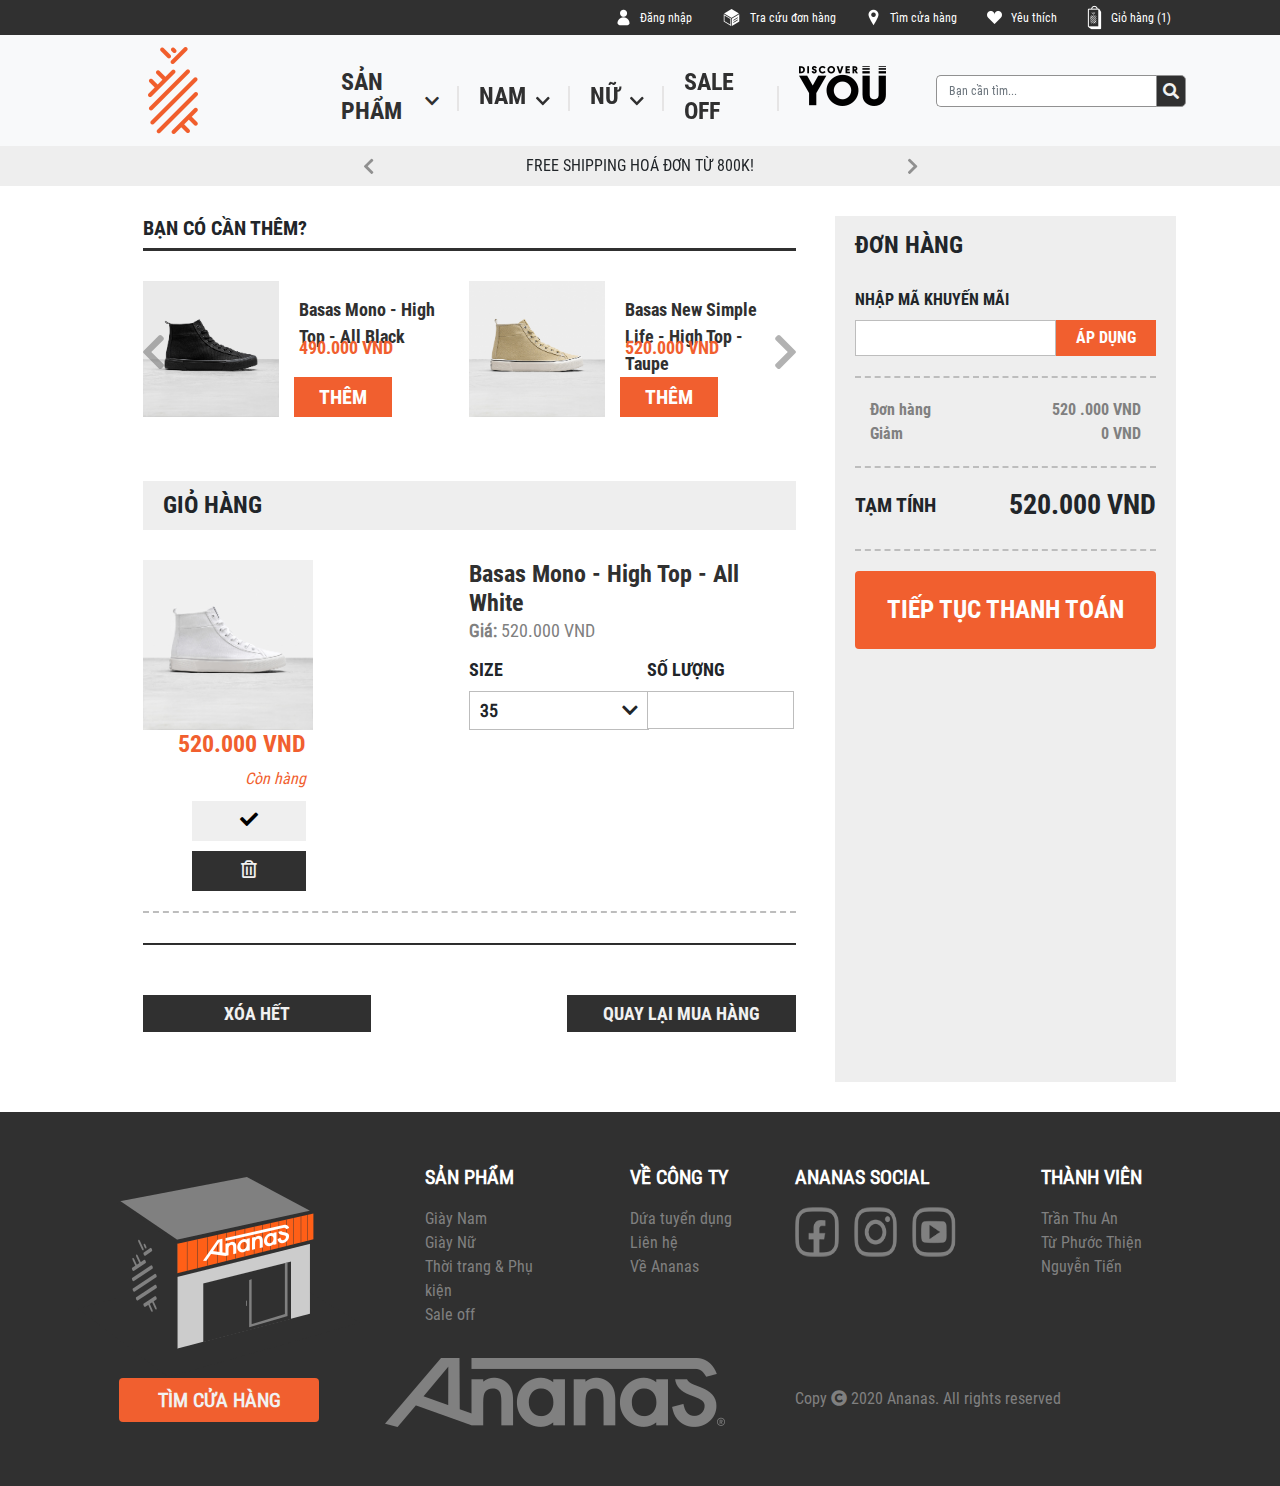
<file: gio-hang.html>
<!DOCTYPE html>
<html lang="en">
<head>
    <meta charset="UTF-8">
    <meta name="viewport" content="width=device-width, initial-scale=1.0">
    <title>Giỏ Hàng | Ananas</title>
    <link
      rel="shortcut icon"
      href="images/Logo_Ananas_Header.svg"
      type="image/x-icon"
    />
    <!-- THEME -->
    <link
      rel="stylesheet"
      href="libs/bootstrap-4.5.0-dist/css/bootstrap.min.css"
    />
    <link rel="stylesheet" href="libs/Glider.js-master/glider.css">
    <link
      rel="stylesheet"
      href="libs/fontawesome-free-5.13.0-web/css/all.css"
    />
    <link rel="stylesheet" href="themes/css/main.css" />
    <link rel="stylesheet" href="themes/css/style_section.css">
    <!-- JS -->
    <script src="libs/jquery/jquery-3.5.1.slim.js"></script>
    <script src="libs/bootstrap-4.5.0-dist/js/bootstrap.min.js"></script>
    <script src="libs/Glider.js-master/glider.js"></script>
    <script src="themes/js/main.js"></script>
</head>
<body>
        <!--global header -->
        <header>
            <div class="container-fluid">
              <div id="top-head">
                <div class="container">
                  <div class="d-flex">
                    <div class="col-md-4 col-sm-0"></div>
                    <div class="col-md-8 col-sm-12">
                      <ul class="d-flex">
                        <li>
                          <img src="images/icon_dang_nhap.png" alt="" />
                          <a href="#" data-toggle="modal" data-target="#funct_login">
                            <span id="get_name_user">Đăng nhập</span>
                          </a>
                        </li>
                        <li>
                          <img src="images/icon_tra_cuu_don_hang.png" alt="" />
                          <a href="#">Tra cứu đơn hàng</a>
                        </li>
                        <li>
                          <img src="images/icon_tim_cua_hang.png" alt="" />
                          <a href="#">Tìm cửa hàng</a>
                        </li>
                        <li>
                          <img src="images/icon_heart_header.png" alt="" />
                          <a href="#">Yêu thích</a>
                        </li>
                        <li>
                          <img src="images/icon_gio_hang.png" alt="" />
                          <a href="#">Giỏ hàng (<span>1</span>)</a>
                        </li>
                      </ul>
                    </div>
                  </div>
                </div>
              </div>
              <div id="sidebar" class="bg-light">
                <div class="container">
                  <div class="d-flex">
                    <div class="col-md-2 d-flex justify-content-center">
                      <a href="index.html">
                        <img src="images/Logo_Ananas_Header.png" alt="" />
                      </a>
                    </div>
                    <div class="col-md-7">
                      <ul class="menu d-flex">
                        <li class="menu-item">
                          <a href="#" class="d-flex">
                            <h4>SẢN PHẨM</h4>
                            <i class="fas fa-chevron-down"></i>
                          </a>
                          <div class="menu-sub menu-sub--product">
                            <div class="container">
                              <ul class="d-flex">
                                <li>
                                  <a href="">
                                    <div class="card">
                                      <img
                                        src="images/Menu_Nam.jpg"
                                        alt=""
                                        class="card__image"
                                      />
                                      <div class="card__content">CHO NAM</div>
                                    </div>
                                  </a>
                                </li>
                                <li>
                                  <a href="">
                                    <div class="card">
                                      <img
                                        src="images/Menu_Nu.jpg"
                                        alt=""
                                        class="card__image"
                                      />
                                      <div class="card__content">CHO NỮ</div>
                                    </div>
                                  </a>
                                </li>
                                <li>
                                  <a href="">
                                    <div class="card">
                                      <img
                                        src="images/Menu_Sale-off.jpg"
                                        alt=""
                                        class="card__image"
                                      />
                                      <div class="card__content">OUTLET SALE</div>
                                    </div>
                                  </a>
                                </li>
                                <li>
                                  <a href="">
                                    <div class="card">
                                      <img
                                        src="images/Menu_Phu-kien.jpg"
                                        alt=""
                                        class="card__image"
                                      />
                                      <div class="card__content">
                                        THỜI TRANG & PHỤ KIỆN
                                      </div>
                                    </div>
                                  </a>
                                </li>
                              </ul>
                            </div>
                          </div>
                        </li>
                        <li class="menu-item">
                          <a href="#" class="d-flex">
                            <h4>NAM</h4>
                            <i class="fas fa-chevron-down"></i>
                          </a>
                          <div class="menu-sub menu-sub--male">
                            <div class="container container--w">
                              <div class="d-flex my-3">
                                <div class="col-md-4 col-sm-12">
                                  <div class="box box--devide">
                                    <h3>
                                      <a href="#">NỔI BẬT</a>
                                    </h3>
                                    <div class="box__group">
                                      <ul>
                                        <li><a href="">Best Seller</a></li>
                                        <li><a href="">New Arrival</a></li>
                                        <li><a href="">Sale off</a></li>
                                      </ul>
                                      <div>
                                        <div href="#" class="line_head">Tất cả giày</div>
                                        <a href="">Pineapple x Lucky Luke</a>
                                      </div>
                                    </div>
                                  </div>
                                </div>
                                <div class="col-md-8 col-sm-12 ml-5">
                                  <div class="d-flex">
                                    <div class="col-md-6">
                                      <div class="box">
                                       <h3>
                                         <a href="#">GIÀY</a>
                                       </h3>
                                        <div class="box__group">
                                          <ul>
                                            <li class="line_head">Dòng sản phẩm</li>
                                            <li><a href="">Basas</a></li>
                                            <li><a href="">Vintas</a></li>
                                            <li><a href="">Urbas</a></li>
                                            <li><a href="">Pattas</a></li>
                                            <li><a href="">Track 6</a></li>
                                          </ul>
                                          <ul>
                                            <li class="line_head">Style</li>
                                            <li><a href="">High Top</a></li>
                                            <li><a href="">Low Top</a></li>
                                            <li><a href="">Slip-on</a></li>
                                          </ul>
                                          <a href="#" class="line_head">Tất cả giày</a>
                                        </div>
                                      </div>
                                    </div>
                                    <div class="col-md-6">
                                      <div class="box">
                                        <h3>
                                          <a href="#">THỜI TRANG & PHỤ KIỆN</a>
                                        </h3>
                                         <div class="box__group">
                                           <ul>
                                             <li class="line_head">Nửa trên</li>
                                             <li><a href="">Basic Tee</a></li>
                                             <li><a href="">Sweetshirt</a></li>
                                             <li><a href="">Hoodie</a></li>
                                           </ul>
                                           <ul>
                                             <li class="line_head">Phụ kiện</li>
                                             <li><a href="">Nón</a></li>
                                             <li><a href="">Dây giày</a></li>
                                             <li><a href="">Vớ</a></li>
                                           </ul>
                                           <a href="#" class="line_head">Tất cả giày</a>
                                         </div>
                                       </div>
                                    </div>
                                  </div>
                                </div>
                              </div>
                              <a href="#" class="cameo">--------------------mọi người thường gọi chúng tôi là <span class="color--orange">dứa</span>!--------------------</a>
                            </div>
                          </div>
                        </li>
                        <li class="menu-item">
                          <a href="#" class="d-flex">
                            <h4>NỮ</h4>
                            <i class="fas fa-chevron-down"></i>
                          </a>
                          <div class="menu-sub menu-sub--female">
                            <div class="container container--w">
                              <div class="d-flex my-3">
                                <div class="col-md-4 col-sm-12">
                                  <div class="box box--devide">
                                    <h3>
                                      <a href="#">NỔI BẬT</a>
                                    </h3>
                                    <div class="box__group">
                                      <ul>
                                        <li><a href="">Best Seller</a></li>
                                        <li><a href="">New Arrival</a></li>
                                        <li><a href="">Sale off</a></li>
                                      </ul>
                                      <div>
                                        <div href="#" class="line_head">Tất cả giày</div>
                                        <a href="">Pineapple x Lucky Luke</a>
                                      </div>
                                    </div>
                                  </div>
                                </div>
                                <div class="col-md-8 col-sm-12 ml-5">
                                  <div class="d-flex">
                                    <div class="col-md-6">
                                      <div class="box">
                                       <h3>
                                         <a href="#">GIÀY</a>
                                       </h3>
                                        <div class="box__group">
                                          <ul>
                                            <li class="line_head">Dòng sản phẩm</li>
                                            <li><a href="">Basas</a></li>
                                            <li><a href="">Vintas</a></li>
                                            <li><a href="">Urbas</a></li>
                                            <li><a href="">Pattas</a></li>
                                            <li><a href="">Track 6</a></li>
                                          </ul>
                                          <ul>
                                            <li class="line_head">Style</li>
                                            <li><a href="">High Top</a></li>
                                            <li><a href="">Low Top</a></li>
                                            <li><a href="">Slip-on</a></li>
                                          </ul>
                                          <a href="#" class="line_head">Tất cả giày</a>
                                        </div>
                                      </div>
                                    </div>
                                    <div class="col-md-6">
                                      <div class="box">
                                        <h3>
                                          <a href="#">THỜI TRANG & PHỤ KIỆN</a>
                                        </h3>
                                         <div class="box__group">
                                           <ul>
                                             <li class="line_head">Nửa trên</li>
                                             <li><a href="">Basic Tee</a></li>
                                             <li><a href="">Sweetshirt</a></li>
                                             <li><a href="">Hoodie</a></li>
                                           </ul>
                                           <ul>
                                             <li class="line_head">Phụ kiện</li>
                                             <li><a href="">Nón</a></li>
                                             <li><a href="">Dây giày</a></li>
                                             <li><a href="">Vớ</a></li>
                                           </ul>
                                           <a href="#" class="line_head">Tất cả giày</a>
                                         </div>
                                       </div>
                                    </div>
                                  </div>
                                </div>
                              </div>
                              <a href="#" class="cameo">--------------------mọi người thường gọi chúng tôi là <span class="color--orange">dứa</span>!--------------------</a>
                            </div>
                          </div>
                        </li>
                        <li class="menu-item">
                          <a href="#" class="d-flex">
                            <h4>SALE OFF</h4>
                          </a>
                        </li>
                        <li class="menu-item">
                          <a href="#" class="d-flex">
                            <img src="images/DiscoverYOU.png" alt="" />
                          </a>
                        </li>
                      </ul>
                    </div>
                    <div class="col-md-3">
                      <form id="searchBox">
                        <div class="form-group d-flex">
                          <input
                            type="text"
                            name="searchInput"
                            id="searchInput"
                            class="form-control"
                            placeholder="Bạn cần tìm..."
                            aria-describedby="helpId"
                          />
                          <button id="searchBtn">
                            <i class="fas fa-search"></i>
                          </button>
                        </div>
                      </form>
                    </div>
                  </div>
                </div>
              </div>
            </div>
          </header>
          <section id="section_banner">
            <div id="ruleCarousel" class="carousel slide" data-ride="carousel">
                <div class="carousel-inner" role="listbox">
                    <a class="carousel-item active">
                        free shipping hoá đơn từ 800k!
                    </a>
                    <a class="carousel-item">
                        hàng 2 tuần nhận đổi - giày nữa năm bảo hành
                    </a>
                    <a class="carousel-item">
                        buy more pay less - áp dụng khi mua phụ kiện
                    </a>
                </div>
                <a class="carousel-control-prev" href="#ruleCarousel" role="button" data-slide="prev">
                    <!-- carousel-control-prev-icon -->
                    <span class="fas fa-chevron-left" aria-hidden="true"></span>
                    <span class="sr-only">Previous</span>
                </a>
                <a class="carousel-control-next" href="#ruleCarousel" role="button" data-slide="next">
                    <span class="fas fa-chevron-right" aria-hidden="true"></span>
                    <span class="sr-only">Next</span>
                </a>
            </div>
            </section>
            <!-- end header -->
        <section id="gio_hang_page">
            <div class="container">
                <div class="d-flex">
                    <artical id="content_cart" class="col-md-8 mr-4">
                        <div id="add_prods" class="mb-5">
                            <div class="title bottom--edit">
                                <h5>BẠN CÓ CẦN THÊM?</h5>
                            </div>
                            <!-- <div class="row mx-auto my-auto">
                              <div id="recipeCarousel" class="carousel slide w-100" data-ride="carousel">
                                  <div class="carousel-inner w-100" role="listbox">
                                      <div class="carousel-item active">
                                          <div class="col-md-6">
                                              <div class="card card-body">
                                                  <img class="img-fluid" src="http://placehold.it/380?text=1">
                                              </div>
                                          </div>
                                      </div>
                                      <div class="carousel-item">
                                          <div class="col-md-6">
                                              <div class="card card-body">
                                                  <img class="img-fluid" src="http://placehold.it/380?text=2">
                                              </div>
                                          </div>
                                      </div>
                                      <div class="carousel-item">
                                          <div class="col-md-6">
                                              <div class="card card-body">
                                                  <img class="img-fluid" src="http://placehold.it/380?text=3">
                                              </div>
                                          </div>
                                      </div>
                                      <div class="carousel-item">
                                          <div class="col-md-6">
                                              <div class="card card-body">
                                                  <img class="img-fluid" src="http://placehold.it/380?text=4">
                                              </div>
                                          </div>
                                      </div>
                                      <div class="carousel-item">
                                          <div class="col-md-6">
                                              <div class="card card-body">
                                                  <img class="img-fluid" src="http://placehold.it/380?text=5">
                                              </div>
                                          </div>
                                      </div>
                                      <div class="carousel-item">
                                          <div class="col-md-6">
                                              <div class="card card-body">
                                                  <img class="img-fluid" src="http://placehold.it/380?text=6">
                                              </div>
                                          </div>
                                      </div>
                                  </div>
                                  <a class="carousel-control-prev w-auto" href="#recipeCarousel" role="button" data-slide="prev">
                                      <span class="carousel-control-prev-icon bg-dark border border-dark rounded-circle" aria-hidden="true"></span>
                                      <span class="sr-only">Previous</span>
                                  </a>
                                  <a class="carousel-control-next w-auto" href="#recipeCarousel" role="button" data-slide="next">
                                      <span class="carousel-control-next-icon bg-dark border border-dark rounded-circle" aria-hidden="true"></span>
                                      <span class="sr-only">Next</span>
                                  </a>
                              </div>
                            </div> -->
                            <div id="carousel_add_prod" class="carousel slide" data-ride="carousel">
                              <div class="carousel-inner" role="listbox">
                                <div class="carousel-item">
                                  <div class="col-md-6 card mb-3">
                                    <div class="row no-gutters">
                                      <a href="#" class="col-md-5">
                                        <img src="images/products/pro_basas_A61078_1.jpg" class="card-img" alt="card_img">
                                      </a>
                                      <div class="col-md-7">
                                        <div class="card-body">
                                          <a href="chi-tiet-san-pham.html" class="card-title">Basas Mono - High Top - All White</a>
                                          <p class="card-text"><span id="get_price_id">520</span>.000 VND</p>
                                          <button class="add_btn">THÊM</button>
                                        </div>
                                      </div>
                                    </div>
                                  </div>
                                </div>
                                <div class="carousel-item">
                                  <div class="col-md-6 card mb-3">
                                    <div class="row no-gutters">
                                      <a href="#" class="col-md-5">
                                        <img src="images/products/pro_basas_A61076_1.jpg" class="card-img" alt="card_img">
                                      </a>
                                      <div class="col-md-7">
                                        <div class="card-body">
                                          <a href="#" class="card-title">Basas Mono - High Top - All Black</a>
                                          <p class="card-text"><span id="get_price_id">490</span>.000 VND</p>
                                          <button class="add_btn">THÊM</button>
                                        </div>
                                      </div>
                                    </div>
                                  </div>
                                </div>
                                <div class="carousel-item">
                                  <div class="col-md-6 card mb-3">
                                    <div class="row no-gutters">
                                      <a href="#" class="col-md-5">
                                        <img src="images/products/pro_basas_A61080_1.jpg" class="card-img" alt="card_img">
                                      </a>
                                      <div class="col-md-7">
                                        <div class="card-body">
                                          <a href="#" class="card-title">Basas New Simple Life - High Top - Taupe</a>
                                          <p class="card-text"><span id="get_price_id">520</span>.000 VND</p>
                                          <button class="add_btn">THÊM</button>
                                        </div>
                                      </div>
                                    </div>
                                  </div>
                                </div>
                                <div class="carousel-item">
                                  <div class="col-md-6 card mb-3">
                                    <div class="row no-gutters">
                                      <a href="#" class="col-md-5">
                                        <img src="images/products/pro_basas_A61020_1.jpg" class="card-img" alt="card_img">
                                      </a>
                                      <div class="col-md-7">
                                        <div class="card-body">
                                          <a href="#" class="card-title">Basas Bumper Gum - High Top - Offwhite/Gum</a>
                                          <p class="card-text"><span id="get_price_id">490</span>.000 VND</p>
                                          <button class="add_btn">THÊM</button>
                                        </div>
                                      </div>
                                    </div>
                                  </div>
                                </div>
                                <div class="carousel-item">
                                  <div class="col-md-6 card mb-3">
                                    <div class="row no-gutters">
                                      <a href="#" class="col-md-5">
                                        <img src="images/products/pro_basas_A61077_1.jpg" class="card-img" alt="card_img">
                                      </a>
                                      <div class="col-md-7">
                                        <div class="card-body">
                                          <a href="#" class="card-title">Basas New Simple Life - High Top - Black</a>
                                          <p class="card-text"><span id="get_price_id">510</span>.000 VND</p>
                                          <button class="add_btn">THÊM</button>
                                        </div>
                                      </div>
                                    </div>
                                  </div>
                                </div>
                              </div>
                              <a class="carousel-control-prev" href="#carousel_add_prod" role="button" data-slide="prev">
                                <span class="fas fa-chevron-left" aria-hidden="true"></span>
                                <span class="sr-only">Previous</span>
                              </a>
                              <a class="carousel-control-next" href="#carousel_add_prod" role="button" data-slide="next">
                                <span class="fas fa-chevron-right" aria-hidden="true"></span>
                                <span class="sr-only">Next</span>
                              </a>
                            </div>
                          <script>
                            $('#gio_hang_page .carousel-item').siblings(':first').addClass("active");
                            $("#gio_hang_page").ready(function(){
                            $('#carousel_add_prod').carousel({
                              interval: 3000
                            })
                           var items = $('#gio_hang_page .carousel-item');
                           $('#gio_hang_page .carousel-item').each(function(){
                           var minPerSlide = 3;
                           var next = $(this).next();
                           if (!next.length) {
                           next = $(this).siblings(':first');
                           }
                           next.children(':first-child').clone().appendTo($(this));
                           
                           for (var i=0;i<minPerSlide;i++) {
                               next=next.next();
                               if (!next.length) {
                                 next = $(this).siblings(':first');
                               }
                               next.children(':first-child').clone().appendTo($(this));
                             }
                            });
                       
                            })
                          
                        </script>
                        </div>
                        <div id="my_cart" class="show">
                          <div class="title">
                            <h4>GIỎ HÀNG</h4>
                          </div>
                          <div id="list_order">
                            <div class="card">
                              <div class="row no-gutters">
                                <img src="images/products/pro_basas_A61078_1.jpg" class="card-img" alt="...">
                                <div class="card-body col-md-6">
                                    <h4 class="card-title"><a href="#">Basas Mono - High Top - All White</a></h4>
                                    <p  class="card-price"><strong>Giá:</strong> <span id="get_price_id">520</span>.000 VND</p>
                                    <div class="edit_box">
                                      <div class="box_group">
                                        <form id="edit_info_prod">
                                            <div class="d-flex">
                                                <div class="form-group col-md-6">
                                                  <label for="get_size_prod">SIZE</label>
                                                  <div id="collapse_size">
                                                    <a class="btn" data-toggle="collapse" href="#select_collapse" aria-expanded="false" aria-controls="select_collapse" id="btn_select">
                                                      <span id="get_size_prod">35</span>
                                                      <i class="fas fa-chevron-down"></i>
                                                    </a>
                                                   <div class="collapse" id="select_collapse">
                                                    <ul class="select">
                                                        <li class="opt">
                                                        <input type="radio" name="size" id="opt0" value="35">35
                                                        </li>
                                                        <li class="opt">
                                                        <input type="radio" name="size" id="opt1" value="36">36
                                                        </li>
                                                        <li class="opt">
                                                        <input type="radio" name="size" id="opt2" value="37">37
                                                        </li>
                                                        <li class="opt">
                                                        <input type="radio" name="size" id="opt3" value="38">38
                                                        </li>
                                                        <li class="opt">
                                                        <input type="radio" name="size" id="opt4" value="39">39
                                                        </li>
                                                        <li class="opt">
                                                        <input type="radio" name="size" id="opt5" value="40">40
                                                        </li>
                                                        <li class="opt">
                                                        <input type="radio" name="size" id="opt6" value="41">41
                                                        </li>
                                                        <li class="opt">
                                                        <input type="radio" name="size" id="opt7" value="42">42
                                                        </li>
                                                    </ul>
                                                    </div>  
                                                  </div>
                                                  
                                                </div>
                                                <div class="form-group col-md-6">
                                                    <label for="get_quantity_order">
                                                        SỐ LƯỢNG
                                                    </label>
                                                    <input type="text" name="get_quantity_order" id="get_quantity_order" >
                                                </div>
                                            </div>
                                        </form>
                                    </div>
                                    </div>
                                </div>
                                <div class="check_price col-md-3">
                                  <h4><span class="check_price_prod">520</span>.000 VND</h4>
                                  <i class="check_val_prod">Còn hàng</i>
                                  <button class="choose_btn">
                                    <i class="fas fa-check"></i>
                                  </button>
                                  <button class="delete_btn">
                                    <i class="far fa-trash-alt"></i>
                                  </button>
                                </div>
                              </div>
                            </div>
                          </div>
                          <hr>
                          <div id="btn_handle">
                            <div class="d-flex">
                              <div class="col-md-6">
                                <button id="del_all_prod">XÓA HẾT</button>
                              </div>
                              <div class="col-md-6">
                                <a href="san-pham.html" class="btn">QUAY LẠI MUA HÀNG</a>
                              </div>
                            </div>
                          </div>
                        </div>
                        
                    </artical>
                    <artical id="total_cart" class="col-md-4">
                      <h4>ĐƠN HÀNG</h4>
                      <form id="frm_bill">
                        <div class="form-group">
                          <label for="ip_code">NHẬP MÃ KHUYẾN MÃI</label>
                          <div class="d-flex">
                            <div class="col-md-8 pl-0">
                              <input type="text" name="ip_code" id="ip_code">
                            </div>
                            <div class="col-md-4">
                              <button>ÁP DỤNG</button>
                            </div>
                          </div>
                        </div>
                        <div class="form-group">
                          <div class="col-md-12 d-flex">
                            <strong>Đơn hàng</strong>
                            <strong>
                              <span id="get_total_price">520</span>
                              .000 VND
                            </strong>
                          </div>
                          <div class="col-md-12 d-flex">
                            <strong>Giảm</strong>
                            <strong><span id="get_code">0</span> VND</strong>
                          </div>
                        </div>
                        <div class="form-group">
                            <div class="d-flex" style="justify-content: space-between; align-items: center;">
                              <h5>TẠM TÍNH</h5>
                              <h3>
                                <span id="total_price_final">520</span>.000 VND
                              </h3>
                            </div>
                        </div>
                        <a href="thanh-toan.html" class="btn tttt_btn">
                          TIẾP TỤC THANH TOÁN
                        </a>
                      </form>
                    </artical>
                </div>
            </div>
        </section>
            
        <!-- on_top_btn -->
        <a href="#sidebar" type="button" id="to_top_btn" class="btn" data-toggle="tooltip" data-placement="top" title="Back to Top">
          <i class="fas fa-chevron-up"></i>
        </a>
        <!-- modal login -->
        <div class="modal fade" id="funct_login" tabindex="-1" role="dialog" aria-labelledby="funct_login" aria-hidden="true">
          <div class="modal-dialog modal-dialog-centered" role="document">
            <div class="modal-content">
              <div class="modal-header">
                <div class="d-flex w-100">
                  <div class="col-md-12">
                  <img src="images/Logo_Ananas_Header.png" alt="logo" id="funct_login--logo">
                  <h3 class="modal-title" id="funct_login--title">
                      CHÀO MỪNG ĐẾN VỚI ANANAS
                  </h3>
                  </div>
                  <div class="inner" id="btn_close">
                    <button type="button" class="close" data-dismiss="modal" aria-label="Close">
                      <span aria-hidden="true">&times;</span>
                    </button>
                  </div>
                </div>
              </div>
              <div class="modal-body">
                <form id="frm_login">
                  <div class="form-group">
                    <input type="email" name="ip_email" id="ip_email" placeholder="Email">
                  </div>
                  <div class="form-group">
                    <input type="password" name="ip_pass" id="ip_pass" placeholder="Mật khẩu">
                  </div>
                  <a href="#" id="forget_pass">Quên mật khẩu?</a>
                  <div class="form-group">
                    <button><a href="#">Đăng nhập</a></button>
                  </div>
                </form>
              </div>
              <div class="modal-footer">
                <p>Chưa có tài khoản tại Ananas? <a href="dang-ky.html">Đăng ký</a></p>
              </div>
            </div>
          </div>
        </div>
      <!-- footer -->
      <footer>
      <div class="container">
          <div class="d-flex">
              <div class="col-md-3">
                  <div class="store d-flex">
                      <img src="images/Store.png" alt="">
                      <a href="tim-cua-hang.html" class="storeBtn btn">TÌM CỬA HÀNG</a>
                  </div>
              </div>
              <div class="col-md-9">
                  <div class="content-foot">
                      <div class="row">
                          <div class="col-md-3">
                              <ul class="menu-bot">
                                  <li class="head">
                                     SẢN PHẨM
                                  </li>
                                  <li><a href="san-pham.html">Giày Nam</a></li>
                                  <li><a href="san-pham.html">Giày Nữ</a></li>
                                  <li><a href="san-pham.html">Thời trang & Phụ kiện</a></li>
                                  <li><a href="san-pham.html">Sale off</a></li>
                              </ul>
                          </div>
                          <div class="col-md-3">
                              <ul class="menu-bot">
                                  <li class="head">
                                      VỀ CÔNG TY
                                  </li>
                                  <li><a href="tuyen-dung.html">Dứa tuyển dụng</a></li>
                                  <li><a href="lien-he.html">Liên hệ</a></li>
                                  <li><a href="#">Về Ananas</a></li>
                                  
                              </ul>
                          </div>
                          <div class="col-md-3">
                              <div class="menu-bot">
                                  <div class="head">
                                      ANANAS SOCIAL
                                  </div>
                                  <div class="d-flex ">
                                      <a href="#" class="socialIcon">
                                          <img src="images/icon_social1.png" alt="">
                                      </a>
                                      <a href="#" class="socialIcon">
                                          <img src="images/icon_social2.png" alt="">
                                      </a>
                                      <a href="#" class="socialIcon">
                                          <img src="images/icon_social3.png" alt="">
                                      </a>
                                      
                                  </div>
                              </div>
                          </div>
                          <div class="col-md-3">
                              <ul class="menu-bot">
                                  <li class="head">
                                      THÀNH VIÊN
                                  </li>
                                  <li>Trần Thu An</li>
                                  <li>Từ Phước Thiện</li>
                                  <li>Nguyễn Tiến</li>
                              </ul>
                          </div>
                      </div>
                      <div class="row">
                          <div class="col-md-6">
                              <img src="images/Logo_Ananas_Footer.png" alt="">
                          </div>
                          <div class="col-md-6">
                              <p>
                                  Copy
                                  <i class="fa fa-copyright" aria-hidden="true"></i>
                                  2020 Ananas. All rights reserved
                              </p>
                              
                          </div>
                      </div>
                  </div>
              </div>
          </div>
      </div>
      </footer>
</body>
</html>
</file>
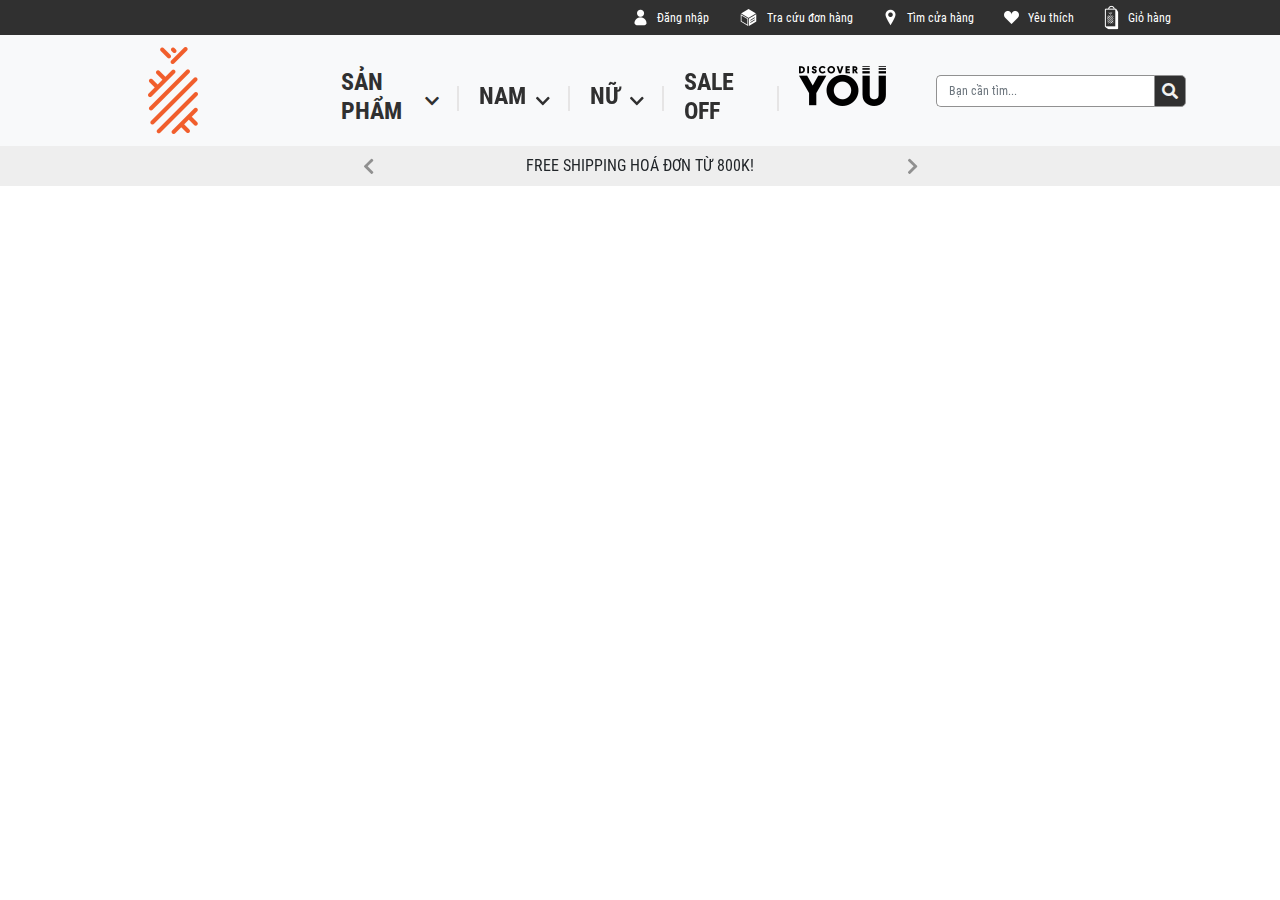
<file: header.html>
<!DOCTYPE html>
<html lang="en">
  <head>
    <meta charset="UTF-8" />
    <meta name="viewport" content="width=device-width, initial-scale=1.0" />
    <title>header-template</title>
    <link
      rel="shortcut icon"
      href="images/Logo_Ananas_Header.svg"
      type="image/x-icon"
    />
    <!-- THEME -->
    <link
      rel="stylesheet"
      href="libs/bootstrap-4.5.0-dist/css/bootstrap.min.css"
    />
    <link
      rel="stylesheet"
      href="libs/fontawesome-free-5.13.0-web/css/all.css"
    />
    <link rel="stylesheet" href="themes/css/main.css" />
    <link rel="stylesheet" href="themes/css/style_section.css">
    <!-- JS -->
    <script src="libs/jquery/jquery-3.5.1.slim.js"></script>
    <script src="libs/bootstrap-4.5.0-dist/js/bootstrap.min.js"></script>
    <script src="themes/js/main.js"></script>
  </head>
  <body>
    <!-- header -->
    <header>
      <div class="container-fluid">
        <div id="top-head">
          <div class="container">
            <div class="d-flex">
              <div class="col-md-4 col-sm-0"></div>
              <div class="col-md-8 col-sm-12">
                <ul class="d-flex">
                  <li>
                    <img src="images/icon_dang_nhap.png" alt="" />
                    <a href="#" data-toggle="modal" data-target="#funct_login">
                      <span id="get_name_user">Đăng nhập</span>
                    </a>
                  </li>
                  <li>
                    <img src="images/icon_tra_cuu_don_hang.png" alt="" />
                    <a href="#" data-toggle="modal" data-target="#funct_login">Tra cứu đơn hàng</a>
                  </li>
                  <li>
                    <img src="images/icon_tim_cua_hang.png" alt="" />
                    <a href="tim-cua-hang.html">Tìm cửa hàng</a>
                  </li>
                  <li>
                    <img src="images/icon_heart_header.png" alt="" />
                    <a href="yeu-thich.html">Yêu thích</a>
                  </li>
                  <li>
                    <img src="images/icon_gio_hang.png" alt="" />
                    <a href="gio-hang.html">Giỏ hàng</a>
                  </li>
                </ul>
              </div>
            </div>
          </div>
        </div>
        <div id="sidebar" class="bg-light">
          <div class="container">
            <div class="d-flex">
              <div class="col-md-2 d-flex justify-content-center">
                <a href="index.html">
                  <img src="images/Logo_Ananas_Header.png" alt="" />
                </a>
              </div>
              <div class="col-md-7">
                <ul class="menu d-flex">
                  <li class="menu-item">
                    <a href="san-pham.html" class="d-flex">
                      <h4>SẢN PHẨM</h4>
                      <i class="fas fa-chevron-down"></i>
                    </a>
                    <div class="menu-sub menu-sub--product">
                      <div class="container">
                        <ul class="d-flex">
                          <li>
                            <a href="san-pham.html">
                              <div class="card">
                                <img
                                  src="images/Menu_Nam.jpg"
                                  alt=""
                                  class="card__image"
                                />
                                <div class="card__content">CHO NAM</div>
                              </div>
                            </a>
                          </li>
                          <li>
                            <a href="san-pham.html">
                              <div class="card">
                                <img
                                  src="images/Menu_Nu.jpg"
                                  alt=""
                                  class="card__image"
                                />
                                <div class="card__content">CHO NỮ</div>
                              </div>
                            </a>
                          </li>
                          <li>
                            <a href="san-pham.html">
                              <div class="card">
                                <img
                                  src="images/Menu_Sale-off.jpg"
                                  alt=""
                                  class="card__image"
                                />
                                <div class="card__content">OUTLET SALE</div>
                              </div>
                            </a>
                          </li>
                          <li>
                            <a href="san-pham.html">
                              <div class="card">
                                <img
                                  src="images/Menu_Phu-kien.jpg"
                                  alt=""
                                  class="card__image"
                                />
                                <div class="card__content">
                                  THỜI TRANG & PHỤ KIỆN
                                </div>
                              </div>
                            </a>
                          </li>
                        </ul>
                      </div>
                    </div>
                  </li>
                  <li class="menu-item">
                    <a href="san-pham.html" class="d-flex">
                      <h4>NAM</h4>
                      <i class="fas fa-chevron-down"></i>
                    </a>
                    <div class="menu-sub menu-sub--male">
                      <div class="container container--w">
                        <div class="d-flex my-3">
                          <div class="col-md-4 col-sm-12">
                            <div class="box box--devide">
                              <h3>
                                <a href="#">NỔI BẬT</a>
                              </h3>
                              <div class="box__group">
                                <ul>
                                  <li><a href="">Best Seller</a></li>
                                  <li><a href="">New Arrival</a></li>
                                  <li><a href="">Sale off</a></li>
                                </ul>
                                <div>
                                  <div href="#" class="line_head">Tất cả giày</div>
                                  <a href="">Pineapple x Lucky Luke</a>
                                </div>
                              </div>
                            </div>
                          </div>
                          <div class="col-md-8 col-sm-12 ml-5">
                            <div class="d-flex">
                              <div class="col-md-6">
                                <div class="box">
                                 <h3>
                                   <a href="#">GIÀY</a>
                                 </h3>
                                  <div class="box__group">
                                    <ul>
                                      <li class="line_head">Dòng sản phẩm</li>
                                      <li><a href="">Basas</a></li>
                                      <li><a href="">Vintas</a></li>
                                      <li><a href="">Urbas</a></li>
                                      <li><a href="">Pattas</a></li>
                                      <li><a href="">Track 6</a></li>
                                    </ul>
                                    <ul>
                                      <li class="line_head">Style</li>
                                      <li><a href="">High Top</a></li>
                                      <li><a href="">Low Top</a></li>
                                      <li><a href="">Slip-on</a></li>
                                    </ul>
                                    <a href="#" class="line_head">Tất cả giày</a>
                                  </div>
                                </div>
                              </div>
                              <div class="col-md-6">
                                <div class="box">
                                  <h3>
                                    <a href="#">THỜI TRANG & PHỤ KIỆN</a>
                                  </h3>
                                   <div class="box__group">
                                     <ul>
                                       <li class="line_head">Nửa trên</li>
                                       <li><a href="">Basic Tee</a></li>
                                       <li><a href="">Sweetshirt</a></li>
                                       <li><a href="">Hoodie</a></li>
                                     </ul>
                                     <ul>
                                       <li class="line_head">Phụ kiện</li>
                                       <li><a href="">Nón</a></li>
                                       <li><a href="">Dây giày</a></li>
                                       <li><a href="">Vớ</a></li>
                                     </ul>
                                     <a href="#" class="line_head">Tất cả giày</a>
                                   </div>
                                 </div>
                              </div>
                            </div>
                          </div>
                        </div>
                        <a href="#" class="cameo">--------------------mọi người thường gọi chúng tôi là <span class="color--orange">dứa</span>!--------------------</a>
                      </div>
                    </div>
                  </li>
                  <li class="menu-item">
                    <a href="san-pham.html" class="d-flex">
                      <h4>NỮ</h4>
                      <i class="fas fa-chevron-down"></i>
                    </a>
                    <div class="menu-sub menu-sub--female">
                      <div class="container container--w">
                        <div class="d-flex my-3">
                          <div class="col-md-4 col-sm-12">
                            <div class="box box--devide">
                              <h3>
                                <a href="#">NỔI BẬT</a>
                              </h3>
                              <div class="box__group">
                                <ul>
                                  <li><a href="">Best Seller</a></li>
                                  <li><a href="">New Arrival</a></li>
                                  <li><a href="">Sale off</a></li>
                                </ul>
                                <div>
                                  <div href="#" class="line_head">Tất cả giày</div>
                                  <a href="">Pineapple x Lucky Luke</a>
                                </div>
                              </div>
                            </div>
                          </div>
                          <div class="col-md-8 col-sm-12 ml-5">
                            <div class="d-flex">
                              <div class="col-md-6">
                                <div class="box">
                                 <h3>
                                   <a href="#">GIÀY</a>
                                 </h3>
                                  <div class="box__group">
                                    <ul>
                                      <li class="line_head">Dòng sản phẩm</li>
                                      <li><a href="">Basas</a></li>
                                      <li><a href="">Vintas</a></li>
                                      <li><a href="">Urbas</a></li>
                                      <li><a href="">Pattas</a></li>
                                      <li><a href="">Track 6</a></li>
                                    </ul>
                                    <ul>
                                      <li class="line_head">Style</li>
                                      <li><a href="">High Top</a></li>
                                      <li><a href="">Low Top</a></li>
                                      <li><a href="">Slip-on</a></li>
                                    </ul>
                                    <a href="#" class="line_head">Tất cả giày</a>
                                  </div>
                                </div>
                              </div>
                              <div class="col-md-6">
                                <div class="box">
                                  <h3>
                                    <a href="#">THỜI TRANG & PHỤ KIỆN</a>
                                  </h3>
                                   <div class="box__group">
                                     <ul>
                                       <li class="line_head">Nửa trên</li>
                                       <li><a href="">Basic Tee</a></li>
                                       <li><a href="">Sweetshirt</a></li>
                                       <li><a href="">Hoodie</a></li>
                                     </ul>
                                     <ul>
                                       <li class="line_head">Phụ kiện</li>
                                       <li><a href="">Nón</a></li>
                                       <li><a href="">Dây giày</a></li>
                                       <li><a href="">Vớ</a></li>
                                     </ul>
                                     <a href="#" class="line_head">Tất cả giày</a>
                                   </div>
                                 </div>
                              </div>
                            </div>
                          </div>
                        </div>
                        <a href="#" class="cameo">--------------------mọi người thường gọi chúng tôi là <span class="color--orange">dứa</span>!--------------------</a>
                      </div>
                    </div>
                  </li>
                  <li class="menu-item">
                    <a href="sale-off.html" class="d-flex">
                      <h4>SALE OFF</h4>
                    </a>
                  </li>
                  <li class="menu-item">
                    <a href="discover-you.html" class="d-flex">
                      <img src="images/DiscoverYOU.png" alt="" />
                    </a>
                  </li>
                </ul>
              </div>
              <div class="col-md-3">
                <form id="searchBox">
                  <div class="form-group d-flex">
                    <input
                      type="text"
                      name="searchInput"
                      id="searchInput"
                      class="form-control"
                      placeholder="Bạn cần tìm..."
                      aria-describedby="helpId"
                    />
                    <a href="#" class="btn" id="searchBtn">
                      <i class="fas fa-search"></i>
                    </a>
                  </div>
                </form>
              </div>
            </div>
          </div>
        </div>
      </div>
    </header>
    <section id="section_banner">
      <div id="ruleCarousel" class="carousel slide" data-ride="carousel">
          <div class="carousel-inner" role="listbox">
              <a class="carousel-item active">
                  free shipping hoá đơn từ 800k!
              </a>
              <a class="carousel-item">
                  hàng 2 tuần nhận đổi - giày nữa năm bảo hành
              </a>
              <a class="carousel-item">
                  buy more pay less - áp dụng khi mua phụ kiện
              </a>
          </div>
          <a class="carousel-control-prev" href="#ruleCarousel" role="button" data-slide="prev">
              <!-- carousel-control-prev-icon -->
              <span class="fas fa-chevron-left" aria-hidden="true"></span>
              <span class="sr-only">Previous</span>
          </a>
          <a class="carousel-control-next" href="#ruleCarousel" role="button" data-slide="next">
              <span class="fas fa-chevron-right" aria-hidden="true"></span>
              <span class="sr-only">Next</span>
          </a>
      </div>
  </section>
  </body>
</html>
</file>
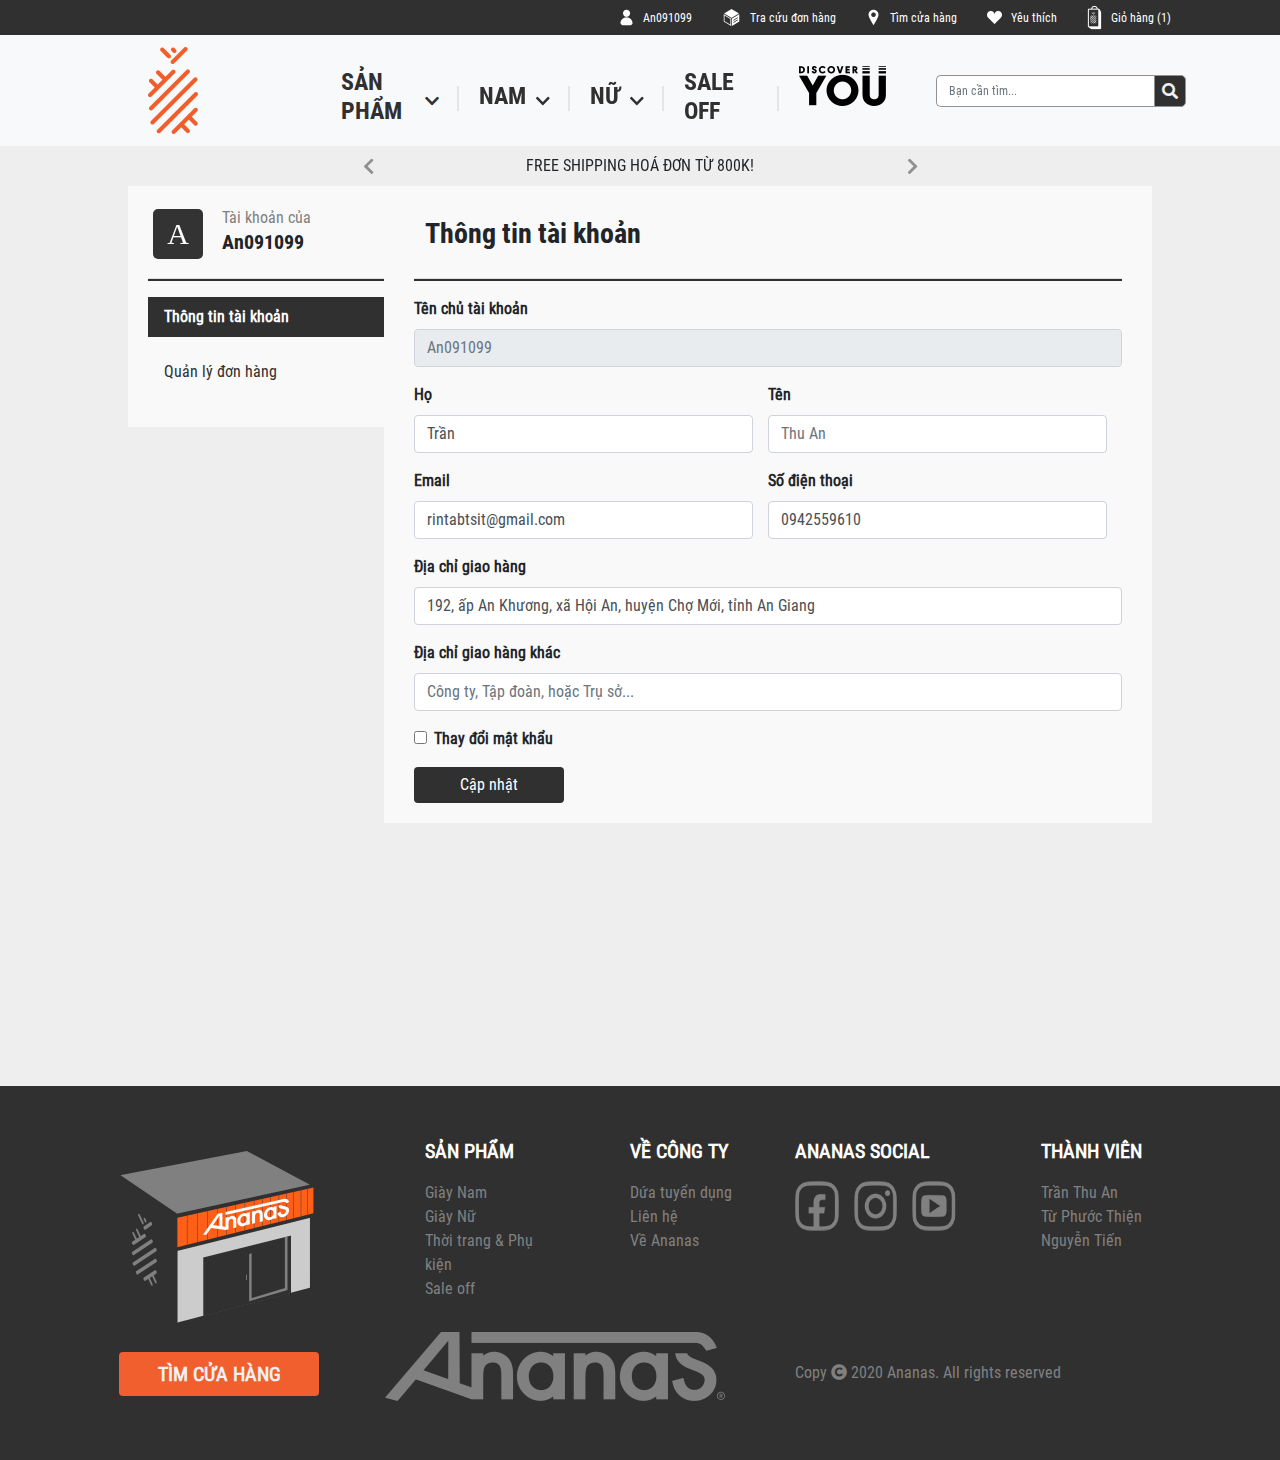
<file: khach-hang.html>
<!DOCTYPE html>
<html lang="en">
<head>
    <meta charset="UTF-8">
    <meta name="viewport" content="width=device-width, initial-scale=1.0">
    <title>Thông tin khách hàng | Ananas</title>
    <link
    rel="shortcut icon"
    href="images/Logo_Ananas_Header.svg"
    type="image/x-icon"
  />
  <!-- THEME -->
  <link
    rel="stylesheet"
    href="libs/bootstrap-4.5.0-dist/css/bootstrap.min.css"
  />
  <link
    rel="stylesheet"
    href="libs/fontawesome-free-5.13.0-web/css/all.css"
  />
  <link rel="stylesheet" href="themes/css/main.css" />
  <link rel="stylesheet" href="themes/css/style_section.css">
  <!-- JS -->
  <script src="libs/jquery/jquery-3.5.1.slim.js"></script>
  <script src="libs/bootstrap-4.5.0-dist/js/bootstrap.min.js"></script>
  <script src="themes/js/main.js"></script>
</head>
<body>
  <!-- header -->
  <header>
    <div class="container-fluid">
      <div id="top-head">
        <div class="container">
          <div class="d-flex">
            <div class="col-md-4 col-sm-0"></div>
            <div class="col-md-8 col-sm-12">
              <ul class="d-flex">
                <li>
                  <img src="images/icon_dang_nhap.png" alt="" />
                  <a href="#" data-toggle="modal" data-target="#funct_login">
                    <!-- <span id="get_name_user">Đăng nhập</span> -->
                    <span id="get_name_user">An091099</span>
                  </a>
                </li>
                <li>
                  <img src="images/icon_tra_cuu_don_hang.png" alt="" />
                  <a href="#" data-toggle="modal" data-target="#funct_login">Tra cứu đơn hàng</a>
                </li>
                <li>
                  <img src="images/icon_tim_cua_hang.png" alt="" />
                  <a href="tim-cua-hang.html">Tìm cửa hàng</a>
                </li>
                <li>
                  <img src="images/icon_heart_header.png" alt="" />
                  <a href="yeu-thich.html">Yêu thích</a>
                </li>
                <li>
                  <img src="images/icon_gio_hang.png" alt="" />
                  <a href="gio-hang.html">Giỏ hàng (<span>1</span>)</a>
                </li>
              </ul>
            </div>
          </div>
        </div>
      </div>
      <div id="sidebar" class="bg-light">
        <div class="container">
          <div class="d-flex">
            <div class="col-md-2 d-flex justify-content-center">
              <a href="index.html">
                <img src="images/Logo_Ananas_Header.png" alt="" />
              </a>
            </div>
            <div class="col-md-7">
              <ul class="menu d-flex">
                <li class="menu-item">
                  <a href="san-pham.html" class="d-flex">
                    <h4>SẢN PHẨM</h4>
                    <i class="fas fa-chevron-down"></i>
                  </a>
                  <div class="menu-sub menu-sub--product">
                    <div class="container">
                      <ul class="d-flex">
                        <li>
                          <a href="san-pham.html">
                            <div class="card">
                              <img
                                src="images/Menu_Nam.jpg"
                                alt=""
                                class="card__image"
                              />
                              <div class="card__content">CHO NAM</div>
                            </div>
                          </a>
                        </li>
                        <li>
                          <a href="san-pham.html">
                            <div class="card">
                              <img
                                src="images/Menu_Nu.jpg"
                                alt=""
                                class="card__image"
                              />
                              <div class="card__content">CHO NỮ</div>
                            </div>
                          </a>
                        </li>
                        <li>
                          <a href="san-pham.html">
                            <div class="card">
                              <img
                                src="images/Menu_Sale-off.jpg"
                                alt=""
                                class="card__image"
                              />
                              <div class="card__content">OUTLET SALE</div>
                            </div>
                          </a>
                        </li>
                        <li>
                          <a href="san-pham.html">
                            <div class="card">
                              <img
                                src="images/Menu_Phu-kien.jpg"
                                alt=""
                                class="card__image"
                              />
                              <div class="card__content">
                                THỜI TRANG & PHỤ KIỆN
                              </div>
                            </div>
                          </a>
                        </li>
                      </ul>
                    </div>
                  </div>
                </li>
                <li class="menu-item">
                  <a href="san-pham.html" class="d-flex">
                    <h4>NAM</h4>
                    <i class="fas fa-chevron-down"></i>
                  </a>
                  <div class="menu-sub menu-sub--male">
                    <div class="container container--w">
                      <div class="d-flex my-3">
                        <div class="col-md-4 col-sm-12">
                          <div class="box box--devide">
                            <h3>
                              <a href="#">NỔI BẬT</a>
                            </h3>
                            <div class="box__group">
                              <ul>
                                <li><a href="">Best Seller</a></li>
                                <li><a href="">New Arrival</a></li>
                                <li><a href="">Sale off</a></li>
                              </ul>
                              <div>
                                <div href="#" class="line_head">Tất cả giày</div>
                                <a href="">Pineapple x Lucky Luke</a>
                              </div>
                            </div>
                          </div>
                        </div>
                        <div class="col-md-8 col-sm-12 ml-5">
                          <div class="d-flex">
                            <div class="col-md-6">
                              <div class="box">
                               <h3>
                                 <a href="#">GIÀY</a>
                               </h3>
                                <div class="box__group">
                                  <ul>
                                    <li class="line_head">Dòng sản phẩm</li>
                                    <li><a href="">Basas</a></li>
                                    <li><a href="">Vintas</a></li>
                                    <li><a href="">Urbas</a></li>
                                    <li><a href="">Pattas</a></li>
                                    <li><a href="">Track 6</a></li>
                                  </ul>
                                  <ul>
                                    <li class="line_head">Style</li>
                                    <li><a href="">High Top</a></li>
                                    <li><a href="">Low Top</a></li>
                                    <li><a href="">Slip-on</a></li>
                                  </ul>
                                  <a href="#" class="line_head">Tất cả giày</a>
                                </div>
                              </div>
                            </div>
                            <div class="col-md-6">
                              <div class="box">
                                <h3>
                                  <a href="#">THỜI TRANG & PHỤ KIỆN</a>
                                </h3>
                                 <div class="box__group">
                                   <ul>
                                     <li class="line_head">Nửa trên</li>
                                     <li><a href="">Basic Tee</a></li>
                                     <li><a href="">Sweetshirt</a></li>
                                     <li><a href="">Hoodie</a></li>
                                   </ul>
                                   <ul>
                                     <li class="line_head">Phụ kiện</li>
                                     <li><a href="">Nón</a></li>
                                     <li><a href="">Dây giày</a></li>
                                     <li><a href="">Vớ</a></li>
                                   </ul>
                                   <a href="#" class="line_head">Tất cả giày</a>
                                 </div>
                               </div>
                            </div>
                          </div>
                        </div>
                      </div>
                      <a href="#" class="cameo">--------------------mọi người thường gọi chúng tôi là <span class="color--orange">dứa</span>!--------------------</a>
                    </div>
                  </div>
                </li>
                <li class="menu-item">
                  <a href="san-pham.html" class="d-flex">
                    <h4>NỮ</h4>
                    <i class="fas fa-chevron-down"></i>
                  </a>
                  <div class="menu-sub menu-sub--female">
                    <div class="container container--w">
                      <div class="d-flex my-3">
                        <div class="col-md-4 col-sm-12">
                          <div class="box box--devide">
                            <h3>
                              <a href="#">NỔI BẬT</a>
                            </h3>
                            <div class="box__group">
                              <ul>
                                <li><a href="">Best Seller</a></li>
                                <li><a href="">New Arrival</a></li>
                                <li><a href="">Sale off</a></li>
                              </ul>
                              <div>
                                <div href="#" class="line_head">Tất cả giày</div>
                                <a href="">Pineapple x Lucky Luke</a>
                              </div>
                            </div>
                          </div>
                        </div>
                        <div class="col-md-8 col-sm-12 ml-5">
                          <div class="d-flex">
                            <div class="col-md-6">
                              <div class="box">
                               <h3>
                                 <a href="#">GIÀY</a>
                               </h3>
                                <div class="box__group">
                                  <ul>
                                    <li class="line_head">Dòng sản phẩm</li>
                                    <li><a href="">Basas</a></li>
                                    <li><a href="">Vintas</a></li>
                                    <li><a href="">Urbas</a></li>
                                    <li><a href="">Pattas</a></li>
                                    <li><a href="">Track 6</a></li>
                                  </ul>
                                  <ul>
                                    <li class="line_head">Style</li>
                                    <li><a href="">High Top</a></li>
                                    <li><a href="">Low Top</a></li>
                                    <li><a href="">Slip-on</a></li>
                                  </ul>
                                  <a href="#" class="line_head">Tất cả giày</a>
                                </div>
                              </div>
                            </div>
                            <div class="col-md-6">
                              <div class="box">
                                <h3>
                                  <a href="#">THỜI TRANG & PHỤ KIỆN</a>
                                </h3>
                                 <div class="box__group">
                                   <ul>
                                     <li class="line_head">Nửa trên</li>
                                     <li><a href="">Basic Tee</a></li>
                                     <li><a href="">Sweetshirt</a></li>
                                     <li><a href="">Hoodie</a></li>
                                   </ul>
                                   <ul>
                                     <li class="line_head">Phụ kiện</li>
                                     <li><a href="">Nón</a></li>
                                     <li><a href="">Dây giày</a></li>
                                     <li><a href="">Vớ</a></li>
                                   </ul>
                                   <a href="#" class="line_head">Tất cả giày</a>
                                 </div>
                               </div>
                            </div>
                          </div>
                        </div>
                      </div>
                      <a href="#" class="cameo">--------------------mọi người thường gọi chúng tôi là <span class="color--orange">dứa</span>!--------------------</a>
                    </div>
                  </div>
                </li>
                <li class="menu-item">
                  <a href="sale-off.html" class="d-flex">
                    <h4>SALE OFF</h4>
                  </a>
                </li>
                <li class="menu-item">
                  <a href="discover-you.html" class="d-flex">
                    <img src="images/DiscoverYOU.png" alt="" />
                  </a>
                </li>
              </ul>
            </div>
            <div class="col-md-3">
              <form id="searchBox">
                <div class="form-group d-flex">
                  <input
                    type="text"
                    name="searchInput"
                    id="searchInput"
                    class="form-control"
                    placeholder="Bạn cần tìm..."
                    aria-describedby="helpId"
                  />
                  <a href="#" class="btn" id="searchBtn">
                    <i class="fas fa-search"></i>
                  </a>
                </div>
              </form>
            </div>
          </div>
        </div>
      </div>
    </div>
  </header>
  <section id="section_banner">
    <div id="ruleCarousel" class="carousel slide" data-ride="carousel">
        <div class="carousel-inner" role="listbox">
            <a class="carousel-item active">
                free shipping hoá đơn từ 800k!
            </a>
            <a class="carousel-item">
                hàng 2 tuần nhận đổi - giày nữa năm bảo hành
            </a>
            <a class="carousel-item">
                buy more pay less - áp dụng khi mua phụ kiện
            </a>
        </div>
        <a class="carousel-control-prev" href="#ruleCarousel" role="button" data-slide="prev">
            <!-- carousel-control-prev-icon -->
            <span class="fas fa-chevron-left" aria-hidden="true"></span>
            <span class="sr-only">Previous</span>
        </a>
        <a class="carousel-control-next" href="#ruleCarousel" role="button" data-slide="next">
            <span class="fas fa-chevron-right" aria-hidden="true"></span>
            <span class="sr-only">Next</span>
        </a>
    </div>
</section>
    <main id="customer_page" class="content">
        <div class="container">
          <div class="d-flex">
            <div class="col-sm-12 col-md-3 tabs">
              <div class="d-flex">
                <div class="avata col-md-3">
                  <canvas id="canvas" width="50" height="50"></canvas>
                </div>
                <div class="name_avata col-md-9">
                  <p>Tài khoản của</p>
                  <h5 id="getName">An091099</h5>
                </div>
              </div>
              <hr>
              <div
                class="nav flex-column nav-pills"
                id="v-pills-tab"
                role="tablist"
                aria-orientation="vertical"
              >
                <a
                  class="nav-link active"
                  id="v-pills-home-tab"
                  data-toggle="pill"
                  href="#v-pills-home"
                  role="tab"
                  aria-controls="v-pills-home"
                  aria-selected="true"
                  >Thông tin tài khoản</a
                >
                <a
                  class="nav-link"
                  id="v-pills-receipt-tab"
                  data-toggle="pill"
                  href="#v-pills-receipt"
                  role="tab"
                  aria-controls="v-pills-receipt"
                  aria-selected="false"
                  >Quản lý đơn hàng</a
                >
              </div>
            </div>
            <div class="col-sm-12 col-md-9 content_tab">
              <h3 id="getTabName">Thông tin tài khoản</h3>
              <hr>
              <div class="tab-content box" id="v-pills-tabContent">
                <!-- v-pills-home -->
                <div
                  class="tab-pane fade show active"
                  id="v-pills-home"
                  role="tabpanel"
                  aria-labelledby="v-pills-home-tab"
                >
                  <form id="frmInfoUser">
                    <div class="form-group">
                      <label for="ipName">Tên chủ tài khoản</label>
                      <input
                        type="text"
                        class="form-control"
                        id="ipName"
                        placeholder="An091099"
                        readonly
                      />
                    </div>
                    <div class="d-flex">
                      <div class="form-group col-md-6">
                        <label for="ip_lastname">Họ</label>
                        <input
                          type="text"
                          class="form-control"
                          id="ip_lastname"
                          placeholder=""
                          value="Trần"
                        />
                      </div>
                      <div class="form-group col-md-6">
                        <label for="ip_firstname">Tên</label>
                        <input
                          type="text"
                          class="form-control"
                          id="ip_firstname"
                          placeholder="Thu An"
                        />
                      </div>
                    </div>
                    <div class="d-flex">
                      <div class="form-group col-md-6">
                        <label for="ipEmail">Email</label>
                        <input
                          type="email"
                          class="form-control"
                          id="ipEmail"
                          placeholder="Ví dụ: ananas@gmail.com"
                          value="rintabtsit@gmail.com"
                        />
                      </div>
                      <div class="form-group col-md-6">
                        <label for="ipPhoneNumber">Số điện thoại</label>
                        <input
                          type="text"
                          class="form-control"
                          id="ipPhoneNumber"
                          placeholder="Nhập SĐT để nhận trải nghiệm tốt hơn"
                          value="0942559610"
                        />
                      </div>
                    </div>
                    <div class="form-group">
                      <label for="ipAddress1">Địa chỉ giao hàng</label>
                      <input
                        type="text"
                        class="form-control"
                        id="ipAddress1"
                        placeholder="Địa chỉ nhà..."
                        value="192, ấp An Khương, xã Hội An, huyện Chợ Mới, tỉnh An Giang"
                      />
                    </div>
                    <div class="form-group">
                      <label for="ipAddress12">Địa chỉ giao hàng khác</label>
                      <input
                        type="text"
                        class="form-control"
                        id="ipAddress12"
                        placeholder="Công ty, Tập đoàn, hoặc Trụ sở..."
                      />
                    </div>
                    <div class="form-group">
                      <div class="form-check">
                        <input
                          class="form-check-input"
                          type="checkbox"
                          id="checkChangePW"
                        />
                        <label class="form-check-label" for="checkChangePW">
                          Thay đổi mật khẩu
                        </label>
                      </div>
                      <div id="changePW" style="display: none;">
                        <div class="form-group col-md-4">
                          <label for="ipPWO">Mật khẩu cũ</label>
                          <input
                            type="password"
                            class="form-control"
                            id="ipPWO"
                            placeholder="Nhập mật khẩu cũ"
                          />
                        </div>
                        <div class="form-group col-md-4">
                          <label for="ipPWN">Mật khẩu mới</label>
                          <input
                            type="password"
                            class="form-control"
                            id="ipPWN"
                            placeholder="Nhập mật khẩu mới"
                          />
                        </div>
                        <div class="form-group col-md-4">
                          <label for="ipRPW">Nhập lại</label>
                          <input
                            type="password"
                            class="form-control"
                            id="ipRPW"
                            placeholder="Nhập lại mật khẩu mới"
                          />
                        </div>
                      </div>
                    </div>
                    <!-- <div id="changePW" >
                      <div class="form-group col-md-4">
                        <label for="ipPWO">Mật khẩu cũ</label>
                        <input
                          type="password"
                          class="form-control"
                          id="ipPWO"
                          placeholder="Nhập mật khẩu cũ"
                        />
                      </div>
                      <div class="form-group col-md-4">
                        <label for="ipPWN">Mật khẩu mới</label>
                        <input
                          type="password"
                          class="form-control"
                          id="ipPWN"
                          placeholder="Nhập mật khẩu mới"
                        />
                      </div>
                      <div class="form-group col-md-4">
                        <label for="ipRPW">Nhập lại</label>
                        <input
                          type="password"
                          class="form-control"
                          id="ipRPW"
                          placeholder="Nhập lại mật khẩu mới"
                        />
                      </div>
                    </div> -->
                    <button
                      type="submit"
                      class="btn btn-primary"
                      id="btnUpdateInfoUser"
                    >
                      Cập nhật
                    </button>
                  </form>
                </div>
                <!-- v-pills-receipt -->
                <div
                  class="tab-pane fade"
                  id="v-pills-receipt"
                  role="tabpanel"
                  aria-labelledby="v-pills-receipt-tab"
                >
                  <table class="table table-hover" id="table-receipts">
                    <thead>
                      <tr>
                        <th scope="col">Mã đơn hàng</th>
                        <th scope="col">Ngày mua</th>
                        <th scope="col">Sản phẩm</th>
                        <th scope="col">Số lượng</th>
                        <th scope="col">Tổng tiền</th>
                        <th scope="col">Trạng thái</th>
                      </tr>
                    </thead>
                    <tbody id="receipts">
                      <tr>
                        <th scope="row">DH001</th>
                        <td>25/11/2020</td>
                        <td>Basas Mono - High Top - All White</td>
                        <td>1</td>
                        <td>582.000 VND</td>
                        <td>Đang xử lý</td>
                      </tr>
                    </tbody>
                  </table>
                  <div id="receipts-null">
                    <img src="images/cart_empty.png" alt="" class="cart_empty_img"/>
                    <a href="san-pham.html" class="btn">Tiếp tục mua sắm</a>
                  </div>
                </div>
              </div>
            </div>
          </div>
        </div>
      </main>
              <!-- on_top_btn -->
        <a href="#sidebar" type="button" id="to_top_btn" class="btn" data-toggle="tooltip" data-placement="top" title="Back to Top">
            <i class="fas fa-chevron-up"></i>
          </a>
          <!-- modal login -->
          <div class="modal fade" id="funct_login" tabindex="-1" role="dialog" aria-labelledby="funct_login" aria-hidden="true">
            <div class="modal-dialog modal-dialog-centered" role="document">
              <div class="modal-content">
                <div class="modal-header">
                  <div class="d-flex w-100">
                    <div class="col-md-12">
                    <img src="images/Logo_Ananas_Header.png" alt="logo" id="funct_login--logo">
                    <h3 class="modal-title" id="funct_login--title">
                        CHÀO MỪNG ĐẾN VỚI ANANAS
                    </h3>
                    </div>
                    <div class="inner" id="btn_close">
                      <button type="button" class="close" data-dismiss="modal" aria-label="Close">
                        <span aria-hidden="true">&times;</span>
                      </button>
                    </div>
                  </div>
                </div>
                <div class="modal-body">
                  <form id="frm_login">
                    <div class="form-group">
                      <input type="email" name="ip_email" id="ip_email" placeholder="Email">
                    </div>
                    <div class="form-group">
                      <input type="password" name="ip_pass" id="ip_pass" placeholder="Mật khẩu">
                    </div>
                    <a href="#" id="forget_pass">Quên mật khẩu?</a>
                    <div class="form-group">
                      <button><a href="#">Đăng nhập</a></button>
                    </div>
                  </form>
                </div>
                <div class="modal-footer">
                  <p>Chưa có tài khoản tại Ananas? <a href="dang-ky.html">Đăng ký</a></p>
                </div>
              </div>
            </div>
          </div>
        <!-- footer -->
        <footer>
        <div class="container">
            <div class="d-flex">
                <div class="col-md-3">
                    <div class="store d-flex">
                        <img src="images/Store.png" alt="">
                        <a href="tim-cua-hang.html" class="storeBtn btn">TÌM CỬA HÀNG</a>
                    </div>
                </div>
                <div class="col-md-9">
                    <div class="content-foot">
                        <div class="row">
                            <div class="col-md-3">
                                <ul class="menu-bot">
                                    <li class="head">
                                       SẢN PHẨM
                                    </li>
                                    <li><a href="san-pham.html">Giày Nam</a></li>
                                    <li><a href="san-pham.html">Giày Nữ</a></li>
                                    <li><a href="san-pham.html">Thời trang & Phụ kiện</a></li>
                                    <li><a href="san-pham.html">Sale off</a></li>
                                </ul>
                            </div>
                            <div class="col-md-3">
                                <ul class="menu-bot">
                                    <li class="head">
                                        VỀ CÔNG TY
                                    </li>
                                    <li><a href="tuyen-dung.html">Dứa tuyển dụng</a></li>
                                    <li><a href="lien-he.html">Liên hệ</a></li>
                                    <li><a href="#">Về Ananas</a></li>
                                    
                                </ul>
                            </div>
                            <div class="col-md-3">
                                <div class="menu-bot">
                                    <div class="head">
                                        ANANAS SOCIAL
                                    </div>
                                    <div class="d-flex ">
                                        <a href="#" class="socialIcon">
                                            <img src="images/icon_social1.png" alt="">
                                        </a>
                                        <a href="#" class="socialIcon">
                                            <img src="images/icon_social2.png" alt="">
                                        </a>
                                        <a href="#" class="socialIcon">
                                            <img src="images/icon_social3.png" alt="">
                                        </a>
                                        
                                    </div>
                                </div>
                            </div>
                            <div class="col-md-3">
                                <ul class="menu-bot">
                                    <li class="head">
                                        THÀNH VIÊN
                                    </li>
                                    <li>Trần Thu An</li>
                                    <li>Từ Phước Thiện</li>
                                    <li>Nguyễn Tiến</li>
                                </ul>
                            </div>
                        </div>
                        <div class="row">
                            <div class="col-md-6">
                                <img src="images/Logo_Ananas_Footer.png" alt="">
                            </div>
                            <div class="col-md-6">
                                <p>
                                    Copy
                                    <i class="fa fa-copyright" aria-hidden="true"></i>
                                    2020 Ananas. All rights reserved
                                </p>
                                
                            </div>
                        </div>
                    </div>
                </div>
            </div>
        </div>
        </footer>
      <script>
        $("#v-pills-tab a").click(function () {
          var getTxt = $(this).text();
          $("#getTabName").html(getTxt);
        });
        $(function () {
          $user_name = $("#getName").text().substr(0, 1).toUpperCase();
          var canvas = document.getElementById("canvas");
          var context = canvas.getContext("2d");
  
          var x = canvas.width / 2;
          var y = canvas.height / 2;
  
          context.rect(0, 0, 50, 50);
          context.fillStyle = "#333";
          context.fill();
  
          context.font = "30px RobotoBold";
          context.textAlign = "center";
          context.fillStyle = "white";
          context.fillText($user_name, x, y + 10);
        });
        $("#checkChangePW").click(function () {
          if ($(this).is(":checked")) {
            $("#changePW").show();
            $("#changePW").css("display", "flex");
          } else {
            $("#changePW").hide();
          }
        });
        $("#v-pills-receipt-tab").click(function () {
          var receipts = $("#receipts").children().length;
          console.log(receipts);
          if (receipts == 0) {
            $("#receipts-null").show();
            $("#table-receipts").hide();
          } else {
            $("#receipts-null").hide();
            $("#table-receipts").show();
          }
        });
      </script>
</body>
</html>
</file>
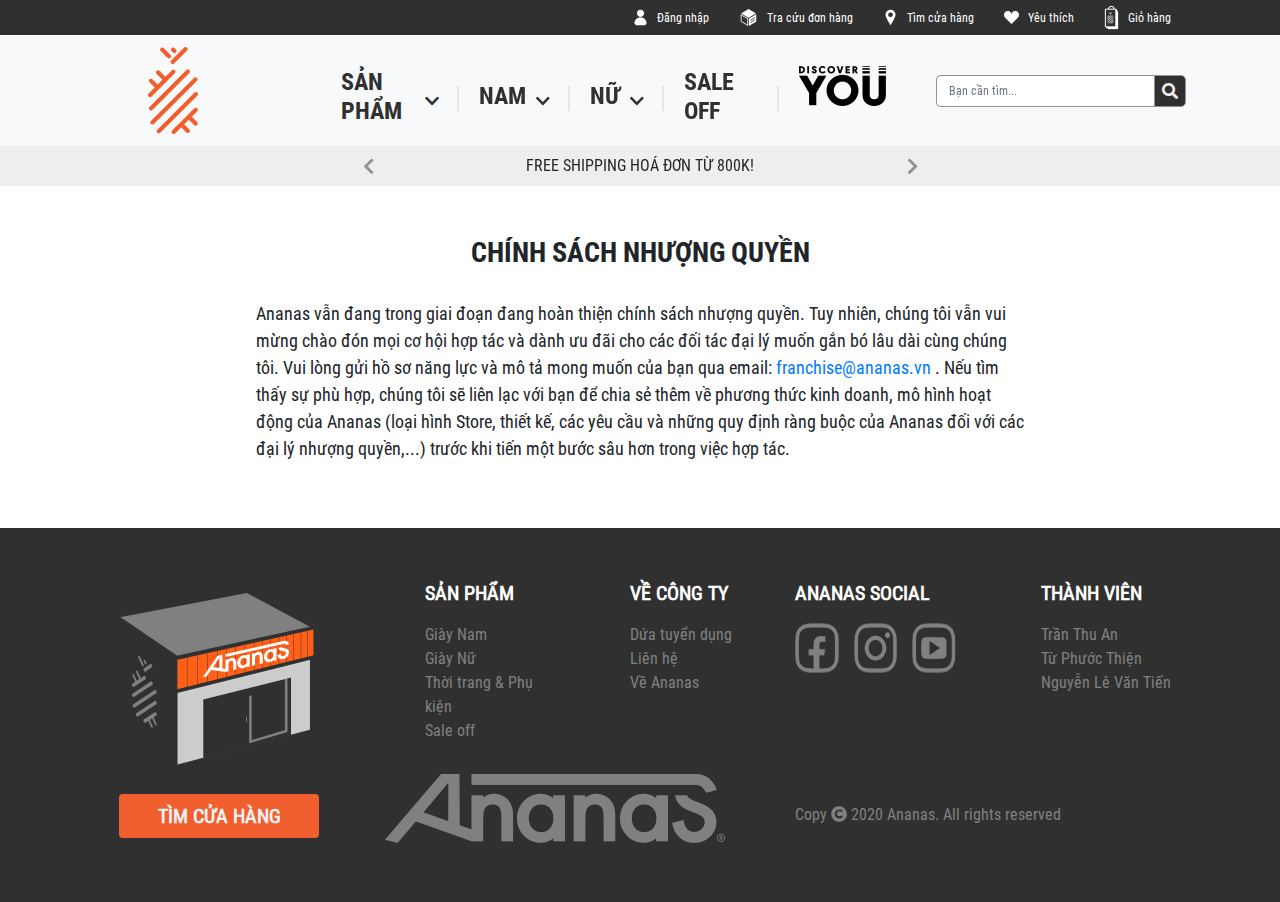
<file: lien-he.html>
<!DOCTYPE html>
<html lang="en">
<head>
    <meta charset="UTF-8" />
    <meta name="viewport" content="width=device-width, initial-scale=1.0" />
    <title>Liên hệ | Ananas</title>
    <link
            rel="shortcut icon"
            href="images/Logo_Ananas_Header.svg"
            type="image/x-icon"
    />
    <!-- THEME -->
    <link
            rel="stylesheet"
            href="libs/bootstrap-4.5.0-dist/css/bootstrap.min.css"
    />
    <link
            rel="stylesheet"
            href="libs/fontawesome-free-5.13.0-web/css/all.css"
    />
    <link rel="stylesheet" href="themes/css/main.css" />
    <link rel="stylesheet" href="themes/css/style_section.css">
    <!-- JS -->
    <script src="libs/jquery/jquery-3.5.1.slim.js"></script>
    <script src="libs/bootstrap-4.5.0-dist/js/bootstrap.min.js"></script>
    
</head>
<body>
<!-- header -->
<header>
    <div class="container-fluid">
      <div id="top-head">
        <div class="container">
          <div class="d-flex">
            <div class="col-md-4 col-sm-0"></div>
            <div class="col-md-8 col-sm-12">
              <ul class="d-flex">
                <li>
                  <img src="images/icon_dang_nhap.png" alt="" />
                  <a href="#" data-toggle="modal" data-target="#funct_login">
                    <span id="get_name_user">Đăng nhập</span>
                  </a>
                </li>
                <li>
                  <img src="images/icon_tra_cuu_don_hang.png" alt="" />
                  <a href="#" data-toggle="modal" data-target="#funct_login">Tra cứu đơn hàng</a>
                </li>
                <li>
                  <img src="images/icon_tim_cua_hang.png" alt="" />
                  <a href="tim-cua-hang.html">Tìm cửa hàng</a>
                </li>
                <li>
                  <img src="images/icon_heart_header.png" alt="" />
                  <a href="yeu-thich.html">Yêu thích</a>
                </li>
                <li>
                  <img src="images/icon_gio_hang.png" alt="" />
                  <a href="gio-hang.html">Giỏ hàng</a>
                </li>
              </ul>
            </div>
          </div>
        </div>
      </div>
      <div id="sidebar" class="bg-light">
        <div class="container">
          <div class="d-flex">
            <div class="col-md-2 d-flex justify-content-center">
              <a href="index.html">
                <img src="images/Logo_Ananas_Header.png" alt="" />
              </a>
            </div>
            <div class="col-md-7">
              <ul class="menu d-flex">
                <li class="menu-item">
                  <a href="san-pham.html" class="d-flex">
                    <h4>SẢN PHẨM</h4>
                    <i class="fas fa-chevron-down"></i>
                  </a>
                  <div class="menu-sub menu-sub--product">
                    <div class="container">
                      <ul class="d-flex">
                        <li>
                          <a href="san-pham.html">
                            <div class="card">
                              <img
                                src="images/Menu_Nam.jpg"
                                alt=""
                                class="card__image"
                              />
                              <div class="card__content">CHO NAM</div>
                            </div>
                          </a>
                        </li>
                        <li>
                          <a href="san-pham.html">
                            <div class="card">
                              <img
                                src="images/Menu_Nu.jpg"
                                alt=""
                                class="card__image"
                              />
                              <div class="card__content">CHO NỮ</div>
                            </div>
                          </a>
                        </li>
                        <li>
                          <a href="san-pham.html">
                            <div class="card">
                              <img
                                src="images/Menu_Sale-off.jpg"
                                alt=""
                                class="card__image"
                              />
                              <div class="card__content">OUTLET SALE</div>
                            </div>
                          </a>
                        </li>
                        <li>
                          <a href="san-pham.html">
                            <div class="card">
                              <img
                                src="images/Menu_Phu-kien.jpg"
                                alt=""
                                class="card__image"
                              />
                              <div class="card__content">
                                THỜI TRANG & PHỤ KIỆN
                              </div>
                            </div>
                          </a>
                        </li>
                      </ul>
                    </div>
                  </div>
                </li>
                <li class="menu-item">
                  <a href="san-pham.html" class="d-flex">
                    <h4>NAM</h4>
                    <i class="fas fa-chevron-down"></i>
                  </a>
                  <div class="menu-sub menu-sub--male">
                    <div class="container container--w">
                      <div class="d-flex my-3">
                        <div class="col-md-4 col-sm-12">
                          <div class="box box--devide">
                            <h3>
                              <a href="#">NỔI BẬT</a>
                            </h3>
                            <div class="box__group">
                              <ul>
                                <li><a href="">Best Seller</a></li>
                                <li><a href="">New Arrival</a></li>
                                <li><a href="">Sale off</a></li>
                              </ul>
                              <div>
                                <div href="#" class="line_head">Tất cả giày</div>
                                <a href="">Pineapple x Lucky Luke</a>
                              </div>
                            </div>
                          </div>
                        </div>
                        <div class="col-md-8 col-sm-12 ml-5">
                          <div class="d-flex">
                            <div class="col-md-6">
                              <div class="box">
                               <h3>
                                 <a href="#">GIÀY</a>
                               </h3>
                                <div class="box__group">
                                  <ul>
                                    <li class="line_head">Dòng sản phẩm</li>
                                    <li><a href="">Basas</a></li>
                                    <li><a href="">Vintas</a></li>
                                    <li><a href="">Urbas</a></li>
                                    <li><a href="">Pattas</a></li>
                                    <li><a href="">Track 6</a></li>
                                  </ul>
                                  <ul>
                                    <li class="line_head">Style</li>
                                    <li><a href="">High Top</a></li>
                                    <li><a href="">Low Top</a></li>
                                    <li><a href="">Slip-on</a></li>
                                  </ul>
                                  <a href="#" class="line_head">Tất cả giày</a>
                                </div>
                              </div>
                            </div>
                            <div class="col-md-6">
                              <div class="box">
                                <h3>
                                  <a href="#">THỜI TRANG & PHỤ KIỆN</a>
                                </h3>
                                 <div class="box__group">
                                   <ul>
                                     <li class="line_head">Nửa trên</li>
                                     <li><a href="">Basic Tee</a></li>
                                     <li><a href="">Sweetshirt</a></li>
                                     <li><a href="">Hoodie</a></li>
                                   </ul>
                                   <ul>
                                     <li class="line_head">Phụ kiện</li>
                                     <li><a href="">Nón</a></li>
                                     <li><a href="">Dây giày</a></li>
                                     <li><a href="">Vớ</a></li>
                                   </ul>
                                   <a href="#" class="line_head">Tất cả giày</a>
                                 </div>
                               </div>
                            </div>
                          </div>
                        </div>
                      </div>
                      <a href="#" class="cameo">--------------------mọi người thường gọi chúng tôi là <span class="color--orange">dứa</span>!--------------------</a>
                    </div>
                  </div>
                </li>
                <li class="menu-item">
                  <a href="san-pham.html" class="d-flex">
                    <h4>NỮ</h4>
                    <i class="fas fa-chevron-down"></i>
                  </a>
                  <div class="menu-sub menu-sub--female">
                    <div class="container container--w">
                      <div class="d-flex my-3">
                        <div class="col-md-4 col-sm-12">
                          <div class="box box--devide">
                            <h3>
                              <a href="#">NỔI BẬT</a>
                            </h3>
                            <div class="box__group">
                              <ul>
                                <li><a href="">Best Seller</a></li>
                                <li><a href="">New Arrival</a></li>
                                <li><a href="">Sale off</a></li>
                              </ul>
                              <div>
                                <div href="#" class="line_head">Tất cả giày</div>
                                <a href="">Pineapple x Lucky Luke</a>
                              </div>
                            </div>
                          </div>
                        </div>
                        <div class="col-md-8 col-sm-12 ml-5">
                          <div class="d-flex">
                            <div class="col-md-6">
                              <div class="box">
                               <h3>
                                 <a href="#">GIÀY</a>
                               </h3>
                                <div class="box__group">
                                  <ul>
                                    <li class="line_head">Dòng sản phẩm</li>
                                    <li><a href="">Basas</a></li>
                                    <li><a href="">Vintas</a></li>
                                    <li><a href="">Urbas</a></li>
                                    <li><a href="">Pattas</a></li>
                                    <li><a href="">Track 6</a></li>
                                  </ul>
                                  <ul>
                                    <li class="line_head">Style</li>
                                    <li><a href="">High Top</a></li>
                                    <li><a href="">Low Top</a></li>
                                    <li><a href="">Slip-on</a></li>
                                  </ul>
                                  <a href="#" class="line_head">Tất cả giày</a>
                                </div>
                              </div>
                            </div>
                            <div class="col-md-6">
                              <div class="box">
                                <h3>
                                  <a href="#">THỜI TRANG & PHỤ KIỆN</a>
                                </h3>
                                 <div class="box__group">
                                   <ul>
                                     <li class="line_head">Nửa trên</li>
                                     <li><a href="">Basic Tee</a></li>
                                     <li><a href="">Sweetshirt</a></li>
                                     <li><a href="">Hoodie</a></li>
                                   </ul>
                                   <ul>
                                     <li class="line_head">Phụ kiện</li>
                                     <li><a href="">Nón</a></li>
                                     <li><a href="">Dây giày</a></li>
                                     <li><a href="">Vớ</a></li>
                                   </ul>
                                   <a href="#" class="line_head">Tất cả giày</a>
                                 </div>
                               </div>
                            </div>
                          </div>
                        </div>
                      </div>
                      <a href="#" class="cameo">--------------------mọi người thường gọi chúng tôi là <span class="color--orange">dứa</span>!--------------------</a>
                    </div>
                  </div>
                </li>
                <li class="menu-item">
                  <a href="sale-off.html" class="d-flex">
                    <h4>SALE OFF</h4>
                  </a>
                </li>
                <li class="menu-item">
                  <a href="discover-you.html" class="d-flex">
                    <img src="images/DiscoverYOU.png" alt="" />
                  </a>
                </li>
              </ul>
            </div>
            <div class="col-md-3">
              <form id="searchBox">
                <div class="form-group d-flex">
                  <input
                    type="text"
                    name="searchInput"
                    id="searchInput"
                    class="form-control"
                    placeholder="Bạn cần tìm..."
                    aria-describedby="helpId"
                  />
                  <a href="#" class="btn" id="searchBtn">
                    <i class="fas fa-search"></i>
                  </a>
                </div>
              </form>
            </div>
          </div>
        </div>
      </div>
    </div>
  </header>
  <section id="section_banner">
    <div id="ruleCarousel" class="carousel slide" data-ride="carousel">
        <div class="carousel-inner" role="listbox">
            <a class="carousel-item active">
                free shipping hoá đơn từ 800k!
            </a>
            <a class="carousel-item">
                hàng 2 tuần nhận đổi - giày nữa năm bảo hành
            </a>
            <a class="carousel-item">
                buy more pay less - áp dụng khi mua phụ kiện
            </a>
        </div>
        <a class="carousel-control-prev" href="#ruleCarousel" role="button" data-slide="prev">
            <!-- carousel-control-prev-icon -->
            <span class="fas fa-chevron-left" aria-hidden="true"></span>
            <span class="sr-only">Previous</span>
        </a>
        <a class="carousel-control-next" href="#ruleCarousel" role="button" data-slide="next">
            <span class="fas fa-chevron-right" aria-hidden="true"></span>
            <span class="sr-only">Next</span>
        </a>
    </div>
</section>
<!--main-->
<section id="contact_page">
    <div class="container">
        <h3>Chính sách nhượng quyền</h3>
        <p class="policy_content">
            Ananas vẫn đang trong giai đoạn đang hoàn thiện chính sách nhượng quyền. Tuy nhiên, chúng tôi vẫn vui mừng chào đón mọi cơ hội hợp tác và dành ưu đãi cho các đối tác đại lý muốn gắn bó lâu dài cùng chúng tôi.
            Vui lòng gửi hồ sơ năng lực và mô tả mong muốn của bạn qua email:<a href = "#"> franchise@ananas.vn</a>
            . Nếu tìm thấy sự phù hợp, chúng tôi sẽ liên lạc với bạn để chia sẻ thêm về phương thức kinh doanh, mô hình hoạt động của Ananas (loại hình Store, thiết kế, các yêu cầu và những quy định ràng buộc của Ananas đối với các đại lý nhượng quyền,...) trước khi tiến một bước sâu hơn trong việc hợp tác.
        </p>
    </div>
</section>

<!--footer-->
<footer>
    <div class="container">
        <div class="d-flex">
            <div class="col-md-3">
                <div class="store d-flex">
                    <img src="images/Store.png" alt="">
                    <a href="#" class="storeBtn btn">TÌM CỬA HÀNG</a>
                </div>
            </div>
            <div class="col-md-9">
                <div class="content-foot">
                    <div class="row">
                        <div class="col-md-3">
                            <ul class="menu-bot">
                                <li class="head">
                                    SẢN PHẨM
                                </li>
                                <li><a href="#">Giày Nam</a></li>
                                <li><a href="#">Giày Nữ</a></li>
                                <li><a href="#">Thời trang & Phụ kiện</a></li>
                                <li><a href="#">Sale off</a></li>
                            </ul>
                        </div>
                        <div class="col-md-3">
                            <ul class="menu-bot">
                                <li class="head">
                                    VỀ CÔNG TY
                                </li>
                                <li><a href="#">Dứa tuyển dụng</a></li>
                                <li><a href="#">Liên hệ</a></li>
                                <li><a href="#">Về Ananas</a></li>

                            </ul>
                        </div>
                        <div class="col-md-3">
                            <div class="menu-bot">
                                <div class="head">
                                    ANANAS SOCIAL
                                </div>
                                <div class="d-flex ">
                                    <a href="#" class="socialIcon">
                                        <img src="images/icon_social1.png" alt="">
                                    </a>
                                    <a href="#" class="socialIcon">
                                        <img src="images/icon_social2.png" alt="">
                                    </a>
                                    <a href="#" class="socialIcon">
                                        <img src="images/icon_social3.png" alt="">
                                    </a>

                                </div>
                            </div>
                        </div>
                        <div class="col-md-3">
                            <ul class="menu-bot">
                                <li class="head">
                                    THÀNH VIÊN
                                </li>
                                <li>Trần Thu An </li>
                                <li>Từ Phước Thiện</li>
                                <li>Nguyễn Lê Văn Tiến</li>
                            </ul>
                        </div>
                    </div>
                    <div class="row">
                        <div class="col-md-6">
                            <img src="images/Logo_Ananas_Footer.png" alt="">
                        </div>
                        <div class="col-md-6">
                            <p>
                                Copy
                                <i class="fa fa-copyright" aria-hidden="true"></i>
                                2020 Ananas. All rights reserved
                            </p>

                        </div>
                    </div>
                </div>


            </div>
        </div>
    </div>
</footer>

<script src="themes/js/main.js"></script>
</body>
</html>
</file>
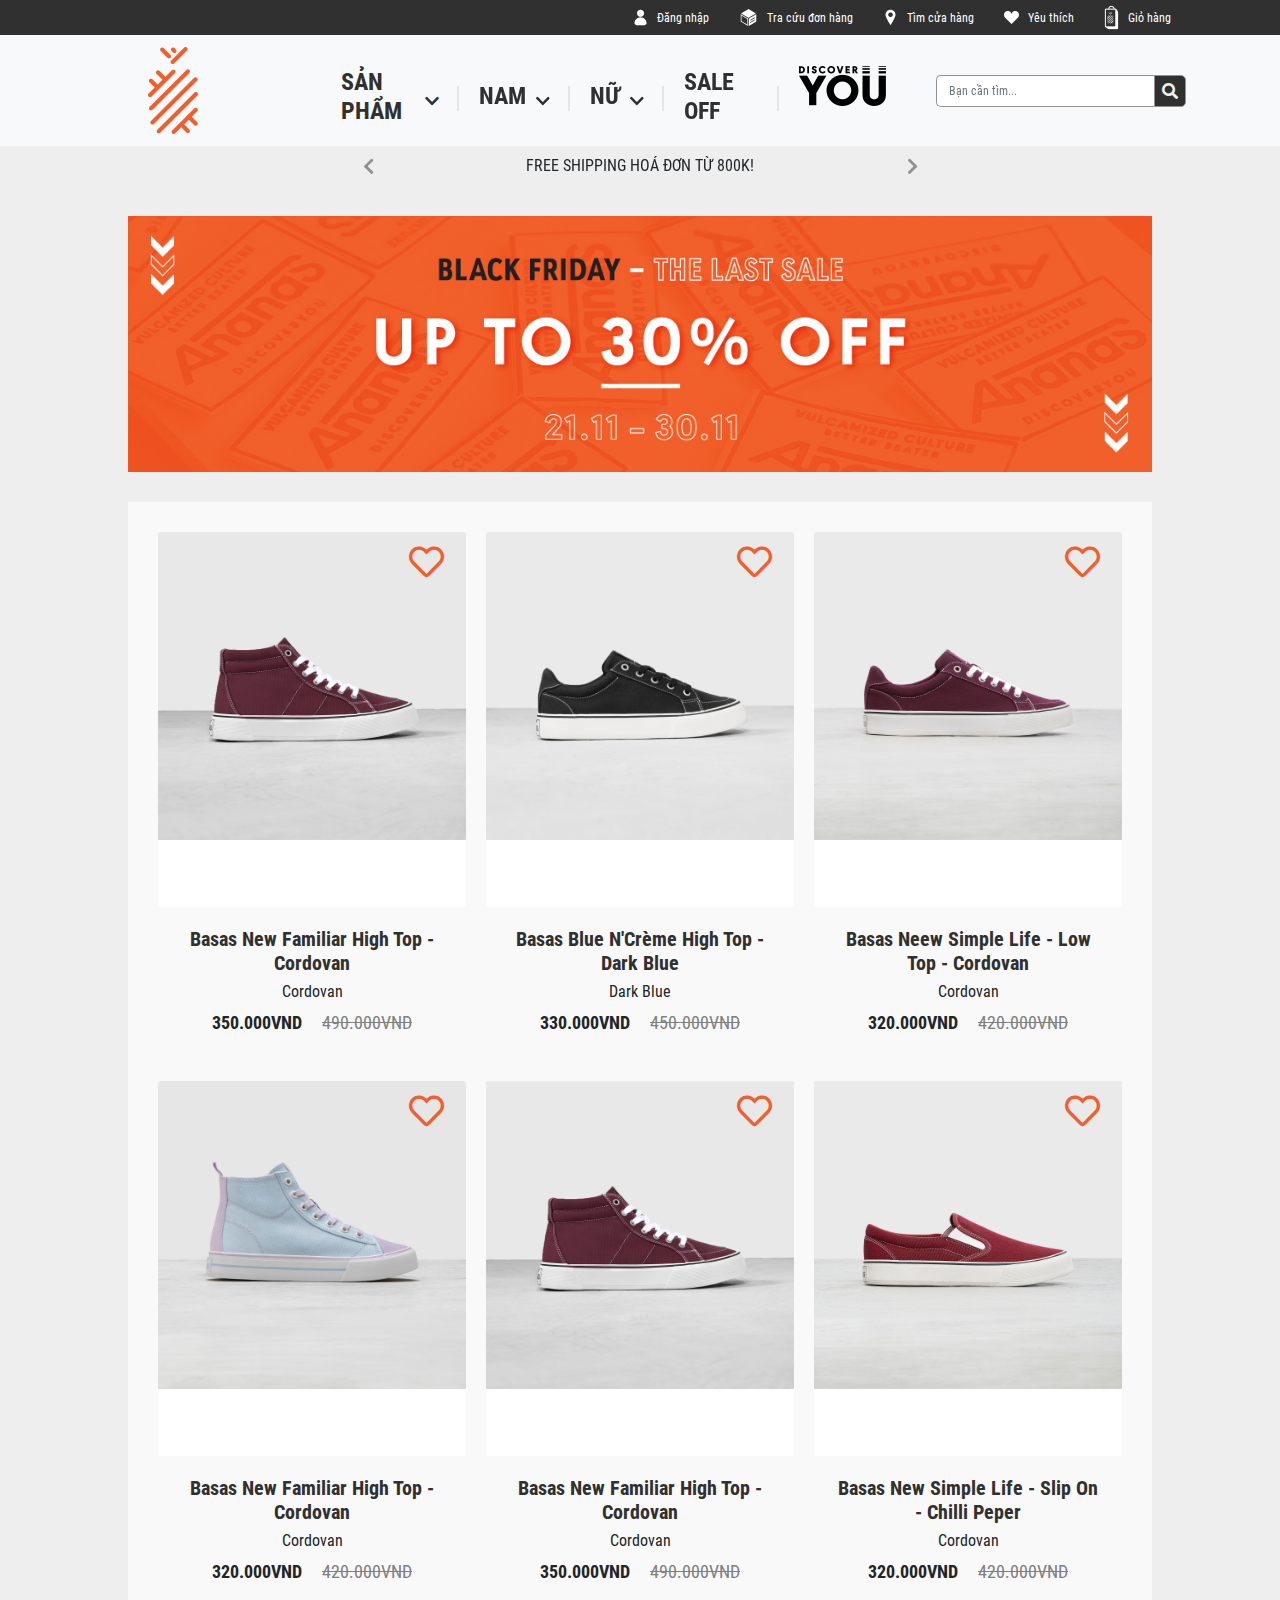
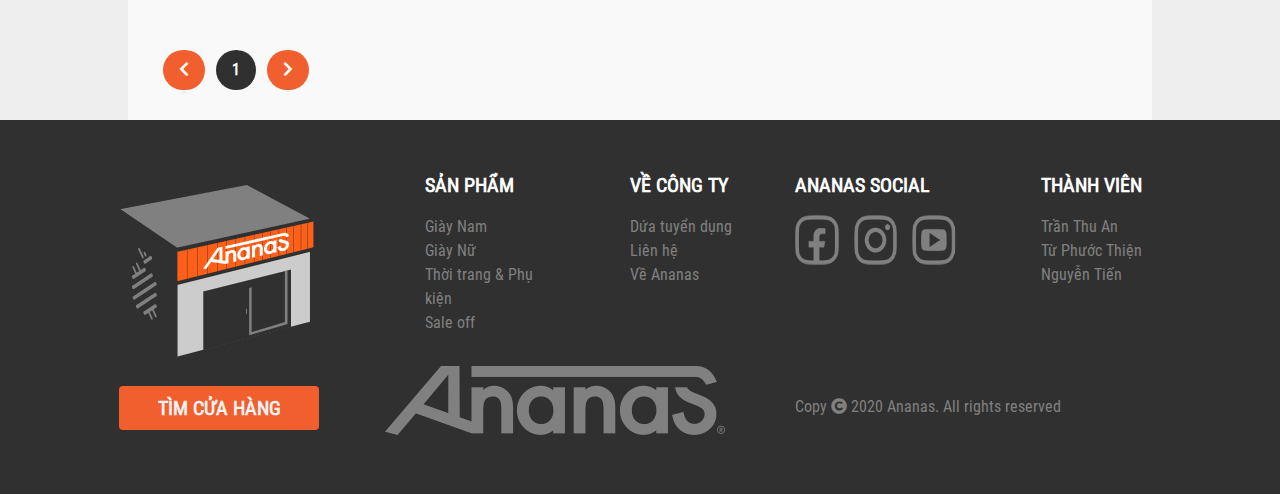
<file: sale-off.html>
<!DOCTYPE html>
<html lang="en">
<head>
    <meta charset="UTF-8">
    <meta name="viewport" content="width=device-width, initial-scale=1.0">
    <title>Sale Off | Ananas</title>
    <link
      rel="shortcut icon"
      href="images/Logo_Ananas_Header.svg"
      type="image/x-icon"
    />
    <!-- THEME -->
    <link
      rel="stylesheet"
      href="libs/bootstrap-4.5.0-dist/css/bootstrap.min.css"
    />
    <link
      rel="stylesheet"
      href="libs/fontawesome-free-5.13.0-web/css/all.css"
    />
    <link rel="stylesheet" href="themes/css/main.css" />
    <link rel="stylesheet" href="themes/css/style_section.css">
    <script src="libs/jquery/jquery-3.5.1.slim.js"></script>
    <script src="libs/bootstrap-4.5.0-dist/js/bootstrap.min.js"></script>
</head>
<body>
  <!-- header -->
  <header>
    <div class="container-fluid">
      <div id="top-head">
        <div class="container">
          <div class="d-flex">
            <div class="col-md-4 col-sm-0"></div>
            <div class="col-md-8 col-sm-12">
              <ul class="d-flex">
                <li>
                  <img src="images/icon_dang_nhap.png" alt="" />
                  <a href="#" data-toggle="modal" data-target="#funct_login">
                    <span id="get_name_user">Đăng nhập</span>
                  </a>
                </li>
                <li>
                  <img src="images/icon_tra_cuu_don_hang.png" alt="" />
                  <a href="#" data-toggle="modal" data-target="#funct_login">Tra cứu đơn hàng</a>
                </li>
                <li>
                  <img src="images/icon_tim_cua_hang.png" alt="" />
                  <a href="tim-cua-hang.html">Tìm cửa hàng</a>
                </li>
                <li>
                  <img src="images/icon_heart_header.png" alt="" />
                  <a href="yeu-thich.html">Yêu thích</a>
                </li>
                <li>
                  <img src="images/icon_gio_hang.png" alt="" />
                  <a href="gio-hang.html">Giỏ hàng</a>
                </li>
              </ul>
            </div>
          </div>
        </div>
      </div>
      <div id="sidebar" class="bg-light">
        <div class="container">
          <div class="d-flex">
            <div class="col-md-2 d-flex justify-content-center">
              <a href="index.html">
                <img src="images/Logo_Ananas_Header.png" alt="" />
              </a>
            </div>
            <div class="col-md-7">
              <ul class="menu d-flex">
                <li class="menu-item">
                  <a href="san-pham.html" class="d-flex">
                    <h4>SẢN PHẨM</h4>
                    <i class="fas fa-chevron-down"></i>
                  </a>
                  <div class="menu-sub menu-sub--product">
                    <div class="container">
                      <ul class="d-flex">
                        <li>
                          <a href="san-pham.html">
                            <div class="card">
                              <img
                                src="images/Menu_Nam.jpg"
                                alt=""
                                class="card__image"
                              />
                              <div class="card__content">CHO NAM</div>
                            </div>
                          </a>
                        </li>
                        <li>
                          <a href="san-pham.html">
                            <div class="card">
                              <img
                                src="images/Menu_Nu.jpg"
                                alt=""
                                class="card__image"
                              />
                              <div class="card__content">CHO NỮ</div>
                            </div>
                          </a>
                        </li>
                        <li>
                          <a href="san-pham.html">
                            <div class="card">
                              <img
                                src="images/Menu_Sale-off.jpg"
                                alt=""
                                class="card__image"
                              />
                              <div class="card__content">OUTLET SALE</div>
                            </div>
                          </a>
                        </li>
                        <li>
                          <a href="san-pham.html">
                            <div class="card">
                              <img
                                src="images/Menu_Phu-kien.jpg"
                                alt=""
                                class="card__image"
                              />
                              <div class="card__content">
                                THỜI TRANG & PHỤ KIỆN
                              </div>
                            </div>
                          </a>
                        </li>
                      </ul>
                    </div>
                  </div>
                </li>
                <li class="menu-item">
                  <a href="san-pham.html" class="d-flex">
                    <h4>NAM</h4>
                    <i class="fas fa-chevron-down"></i>
                  </a>
                  <div class="menu-sub menu-sub--male">
                    <div class="container container--w">
                      <div class="d-flex my-3">
                        <div class="col-md-4 col-sm-12">
                          <div class="box box--devide">
                            <h3>
                              <a href="#">NỔI BẬT</a>
                            </h3>
                            <div class="box__group">
                              <ul>
                                <li><a href="">Best Seller</a></li>
                                <li><a href="">New Arrival</a></li>
                                <li><a href="">Sale off</a></li>
                              </ul>
                              <div>
                                <div href="#" class="line_head">Tất cả giày</div>
                                <a href="">Pineapple x Lucky Luke</a>
                              </div>
                            </div>
                          </div>
                        </div>
                        <div class="col-md-8 col-sm-12 ml-5">
                          <div class="d-flex">
                            <div class="col-md-6">
                              <div class="box">
                               <h3>
                                 <a href="#">GIÀY</a>
                               </h3>
                                <div class="box__group">
                                  <ul>
                                    <li class="line_head">Dòng sản phẩm</li>
                                    <li><a href="">Basas</a></li>
                                    <li><a href="">Vintas</a></li>
                                    <li><a href="">Urbas</a></li>
                                    <li><a href="">Pattas</a></li>
                                    <li><a href="">Track 6</a></li>
                                  </ul>
                                  <ul>
                                    <li class="line_head">Style</li>
                                    <li><a href="">High Top</a></li>
                                    <li><a href="">Low Top</a></li>
                                    <li><a href="">Slip-on</a></li>
                                  </ul>
                                  <a href="#" class="line_head">Tất cả giày</a>
                                </div>
                              </div>
                            </div>
                            <div class="col-md-6">
                              <div class="box">
                                <h3>
                                  <a href="#">THỜI TRANG & PHỤ KIỆN</a>
                                </h3>
                                 <div class="box__group">
                                   <ul>
                                     <li class="line_head">Nửa trên</li>
                                     <li><a href="">Basic Tee</a></li>
                                     <li><a href="">Sweetshirt</a></li>
                                     <li><a href="">Hoodie</a></li>
                                   </ul>
                                   <ul>
                                     <li class="line_head">Phụ kiện</li>
                                     <li><a href="">Nón</a></li>
                                     <li><a href="">Dây giày</a></li>
                                     <li><a href="">Vớ</a></li>
                                   </ul>
                                   <a href="#" class="line_head">Tất cả giày</a>
                                 </div>
                               </div>
                            </div>
                          </div>
                        </div>
                      </div>
                      <a href="#" class="cameo">--------------------mọi người thường gọi chúng tôi là <span class="color--orange">dứa</span>!--------------------</a>
                    </div>
                  </div>
                </li>
                <li class="menu-item">
                  <a href="san-pham.html" class="d-flex">
                    <h4>NỮ</h4>
                    <i class="fas fa-chevron-down"></i>
                  </a>
                  <div class="menu-sub menu-sub--female">
                    <div class="container container--w">
                      <div class="d-flex my-3">
                        <div class="col-md-4 col-sm-12">
                          <div class="box box--devide">
                            <h3>
                              <a href="#">NỔI BẬT</a>
                            </h3>
                            <div class="box__group">
                              <ul>
                                <li><a href="">Best Seller</a></li>
                                <li><a href="">New Arrival</a></li>
                                <li><a href="">Sale off</a></li>
                              </ul>
                              <div>
                                <div href="#" class="line_head">Tất cả giày</div>
                                <a href="">Pineapple x Lucky Luke</a>
                              </div>
                            </div>
                          </div>
                        </div>
                        <div class="col-md-8 col-sm-12 ml-5">
                          <div class="d-flex">
                            <div class="col-md-6">
                              <div class="box">
                               <h3>
                                 <a href="#">GIÀY</a>
                               </h3>
                                <div class="box__group">
                                  <ul>
                                    <li class="line_head">Dòng sản phẩm</li>
                                    <li><a href="">Basas</a></li>
                                    <li><a href="">Vintas</a></li>
                                    <li><a href="">Urbas</a></li>
                                    <li><a href="">Pattas</a></li>
                                    <li><a href="">Track 6</a></li>
                                  </ul>
                                  <ul>
                                    <li class="line_head">Style</li>
                                    <li><a href="">High Top</a></li>
                                    <li><a href="">Low Top</a></li>
                                    <li><a href="">Slip-on</a></li>
                                  </ul>
                                  <a href="#" class="line_head">Tất cả giày</a>
                                </div>
                              </div>
                            </div>
                            <div class="col-md-6">
                              <div class="box">
                                <h3>
                                  <a href="#">THỜI TRANG & PHỤ KIỆN</a>
                                </h3>
                                 <div class="box__group">
                                   <ul>
                                     <li class="line_head">Nửa trên</li>
                                     <li><a href="">Basic Tee</a></li>
                                     <li><a href="">Sweetshirt</a></li>
                                     <li><a href="">Hoodie</a></li>
                                   </ul>
                                   <ul>
                                     <li class="line_head">Phụ kiện</li>
                                     <li><a href="">Nón</a></li>
                                     <li><a href="">Dây giày</a></li>
                                     <li><a href="">Vớ</a></li>
                                   </ul>
                                   <a href="#" class="line_head">Tất cả giày</a>
                                 </div>
                               </div>
                            </div>
                          </div>
                        </div>
                      </div>
                      <a href="#" class="cameo">--------------------mọi người thường gọi chúng tôi là <span class="color--orange">dứa</span>!--------------------</a>
                    </div>
                  </div>
                </li>
                <li class="menu-item">
                  <a href="sale-off.html" class="d-flex">
                    <h4>SALE OFF</h4>
                  </a>
                </li>
                <li class="menu-item">
                  <a href="discover-you.html" class="d-flex">
                    <img src="images/DiscoverYOU.png" alt="" />
                  </a>
                </li>
              </ul>
            </div>
            <div class="col-md-3">
              <form id="searchBox">
                <div class="form-group d-flex">
                  <input
                    type="text"
                    name="searchInput"
                    id="searchInput"
                    class="form-control"
                    placeholder="Bạn cần tìm..."
                    aria-describedby="helpId"
                  />
                  <a href="tim-kiem.html" class="btn" id="searchBtn">
                    <i class="fas fa-search"></i>
                  </a>
                </div>
              </form>
            </div>
          </div>
        </div>
      </div>
    </div>
  </header>
  <section id="section_banner">
    <div id="ruleCarousel" class="carousel slide" data-ride="carousel">
        <div class="carousel-inner" role="listbox">
            <a class="carousel-item active">
                free shipping hoá đơn từ 800k!
            </a>
            <a class="carousel-item">
                hàng 2 tuần nhận đổi - giày nữa năm bảo hành
            </a>
            <a class="carousel-item">
                buy more pay less - áp dụng khi mua phụ kiện
            </a>
        </div>
        <a class="carousel-control-prev" href="#ruleCarousel" role="button" data-slide="prev">
            <!-- carousel-control-prev-icon -->
            <span class="fas fa-chevron-left" aria-hidden="true"></span>
            <span class="sr-only">Previous</span>
        </a>
        <a class="carousel-control-next" href="#ruleCarousel" role="button" data-slide="next">
            <span class="fas fa-chevron-right" aria-hidden="true"></span>
            <span class="sr-only">Next</span>
        </a>
    </div>
</section>
    <main id="sale_off_page">
            <section id="banner_saleoff">
                <div class="container">
                    <div class="box_img">
                        <img src="images/Black-Friday_Banner_Website_Web.png" alt="">
                    </div>
                </div>
            </section>
            <section id="saleoff_prods">
                <div class="container bg_grey">
                    <div id="saleoff_products" class="row--grid hip-grid-saleoff">
                      <!-- start card -->
                      <div class="card card_product hip-item" id="card0">
                        <div  class="card-top">
                          <a href="chi-tiet-san-pham.html" class="card-top_link">
                            <div  class="card-img-top">
                                <img src="images/products/stu_basas_A61017_1.jpg" class="img_first" alt="banner_1">
                                <img src="images/products/stu_basas_A61017_2.jpg" class="img_second" alt="banner_1">
                            </div>
                            <p class="btn btn_review_prod"><i class="fas fa-eye"></i> XEM CHI TIẾT </p>
                          </a>
                          <button class="like_btn btn">
                            <i class="far fa-heart"></i>
                          </button>
                          <p class="popover_hover">Thêm vào mục yêu thích</p>
                        </div>
                        <div class="card-body">
                            <h5>
                                <a href="chi-tiet-san-pham.html">Basas New Familiar High Top - Cordovan
                                </a>
                            </h5>
                            <p>Cordovan</p>
                            <div class="price d-flex">
                                <p class="bold_price"><span>350</span>.000VND</p>
                                <p class="org_price"><span>490</span>.000VND</p>
                            </div>
                        </div>
                      </div>
                      <div class="card card_product hip-item" id="card0">
                        <div  class="card-top">
                          <a href="#" class="card-top_link">
                            <div  class="card-img-top">
                                <img src="images/products/stu_basas_A61000_1.jpg" class="img_first" alt="banner_1">
                                <img src="images/products/stu_basas_A61000_2.jpg" class="img_second" alt="banner_1">
                            </div>
                            <p class="btn btn_review_prod"><i class="fas fa-eye"></i> XEM CHI TIẾT </p>
                          </a>
                          <button class="like_btn btn">
                            <i class="far fa-heart"></i>
                          </button>
                          <p class="popover_hover">Thêm vào mục yêu thích</p>
                        </div>
                        <div class="card-body">
                            <h5>
                                <a href="#">Basas Blue N'Crème High Top - Dark Blue

                                </a>
                            </h5>
                            <p>Dark Blue</p>
                            <div class="price d-flex">
                                <p class="bold_price"><span>330</span>.000VND</p>
                                <p class="org_price"><span>450</span>.000VND</p>
                            </div>
                        </div>
                      </div>
                      <div class="card card_product hip-item" id="card0">
                        <div  class="card-top">
                          <a href="#" class="card-top_link">
                            <div  class="card-img-top">
                                <img src="images/products/pro_basas_A61066_1.jpg" class="img_first" alt="banner_1">
                                <img src="images/products/pro_basas_A61066_2.jpg" class="img_second" alt="banner_1">
                            </div>
                            <p class="btn btn_review_prod"><i class="fas fa-eye"></i> XEM CHI TIẾT </p>
                          </a>
                          <button class="like_btn btn">
                            <i class="far fa-heart"></i>
                          </button>
                          <p class="popover_hover">Thêm vào mục yêu thích</p>
                        </div>
                        <div class="card-body">
                            <h5>
                                <a href="#">Basas Neew Simple Life - Low Top - Cordovan

                                </a>
                            </h5>
                            <p>Cordovan</p>
                            <div class="price d-flex">
                                <p class="bold_price"><span>320</span>.000VND</p>
                                <p class="org_price"><span>420</span>.000VND</p>
                            </div>
                        </div>
                      </div>
                      <div class="card card_product hip-item" id="card0">
                        <div  class="card-top">
                          <a href="#" class="card-top_link">
                            <div  class="card-img-top">
                                <img src="images/products/pro_A61106_1.jpg" class="img_first" alt="banner_1">
                                <img src="images/products/pro_A61106_2.jpg" class="img_second" alt="banner_1">
                            </div>
                            <p class="btn btn_review_prod"><i class="fas fa-eye"></i> XEM CHI TIẾT </p>
                          </a>
                          <button class="like_btn btn">
                            <i class="far fa-heart"></i>
                          </button>
                          <p class="popover_hover">Thêm vào mục yêu thích</p>
                        </div>
                        <div class="card-body">
                            <h5>
                                <a href="#">Basas New Familiar High Top - Cordovan
                                </a>
                            </h5>
                            <p>Cordovan</p>
                            <div class="price d-flex">
                                <p class="bold_price"><span>320</span>.000VND</p>
                                <p class="org_price"><span>420</span>.000VND</p>
                            </div>
                        </div>
                      </div>
                      <div class="card card_product hip-item" id="card0">
                        <div  class="card-top">
                          <a href="#" class="card-top_link">
                            <div  class="card-img-top">
                                <img src="images/products/stu_basas_A61017_1.jpg" class="img_first" alt="banner_1">
                                <img src="images/products/stu_basas_A61017_2.jpg" class="img_second" alt="banner_1">
                            </div>
                            <p class="btn btn_review_prod"><i class="fas fa-eye"></i> XEM CHI TIẾT </p>
                          </a>
                          <button class="like_btn btn">
                            <i class="far fa-heart"></i>
                          </button>
                          <p class="popover_hover">Thêm vào mục yêu thích</p>
                        </div>
                        <div class="card-body">
                            <h5>
                                <a href="#">Basas New Familiar High Top - Cordovan
                                </a>
                            </h5>
                            <p>Cordovan</p>
                            <div class="price d-flex">
                                <p class="bold_price"><span>350</span>.000VND</p>
                                <p class="org_price"><span>490</span>.000VND</p>
                            </div>
                        </div>
                      </div>
                      <div class="card card_product hip-item" id="card0">
                        <div  class="card-top">
                          <a href="#" class="card-top_link">
                            <div  class="card-img-top">
                                <img src="images/products/pro_basas_A61082_1.jpg" class="img_first" alt="banner_1">
                                <img src="images/products/pro_basas_A61082_2.jpg" class="img_second" alt="banner_1">
                            </div>
                            <p class="btn btn_review_prod"><i class="fas fa-eye"></i> XEM CHI TIẾT </p>
                          </a>
                          <button class="like_btn btn">
                            <i class="far fa-heart"></i>
                          </button>
                          <p class="popover_hover">Thêm vào mục yêu thích</p>
                        </div>
                        <div class="card-body">
                            <h5>
                                <a href="#">Basas New Simple Life - Slip On - Chilli Peper
                                </a>
                            </h5>
                            <p>Cordovan</p>
                            <div class="price d-flex">
                                <p class="bold_price"><span>320</span>.000VND</p>
                                <p class="org_price"><span>420</span>.000VND</p>
                            </div>
                        </div>
                      </div>
                      <!-- end card -->
                    </div>
                  </div>
                      <script src="libs/grid-layout-pagination-hip/lib/hip.js"></script>
                      <script>
                        $("#saleoff_products").hip({
                          itemsPerPage: 9,
                          itemsPerRow: 3,
                          itemGaps: '20px',
                          paginationPos: 'left'
                        });
                      </script>
            </section>
    </main>
            <!-- on_top_btn -->
            <a href="#sidebar" type="button" id="to_top_btn" class="btn" data-toggle="tooltip" data-placement="top" title="Back to Top">
              <i class="fas fa-chevron-up"></i>
            </a>
            <!-- modal login -->
            <div class="modal fade" id="funct_login" tabindex="-1" role="dialog" aria-labelledby="funct_login" aria-hidden="true">
              <div class="modal-dialog modal-dialog-centered" role="document">
                <div class="modal-content">
                  <div class="modal-header">
                    <div class="d-flex w-100">
                      <div class="col-md-12">
                      <img src="images/Logo_Ananas_Header.png" alt="logo" id="funct_login--logo">
                      <h3 class="modal-title" id="funct_login--title">
                          CHÀO MỪNG ĐẾN VỚI ANANAS
                      </h3>
                      </div>
                      <div class="inner" id="btn_close">
                        <button type="button" class="close" data-dismiss="modal" aria-label="Close">
                          <span aria-hidden="true">&times;</span>
                        </button>
                      </div>
                    </div>
                  </div>
                  <div class="modal-body">
                    <form id="frm_login">
                      <div class="form-group">
                        <input type="email" name="ip_email" id="ip_email" placeholder="Email">
                      </div>
                      <div class="form-group">
                        <input type="password" name="ip_pass" id="ip_pass" placeholder="Mật khẩu">
                      </div>
                      <a href="#" id="forget_pass">Quên mật khẩu?</a>
                      <div class="form-group">
                        <button><a href="#">Đăng nhập</a></button>
                      </div>
                    </form>
                  </div>
                  <div class="modal-footer">
                    <p>Chưa có tài khoản tại Ananas? <a href="dang-ky.html">Đăng ký</a></p>
                  </div>
                </div>
              </div>
            </div>
          <!-- footer -->
          <footer>
          <div class="container">
              <div class="d-flex">
                  <div class="col-md-3">
                      <div class="store d-flex">
                          <img src="images/Store.png" alt="">
                          <a href="tim-cua-hang.html" class="storeBtn btn">TÌM CỬA HÀNG</a>
                      </div>
                  </div>
                  <div class="col-md-9">
                      <div class="content-foot">
                          <div class="row">
                              <div class="col-md-3">
                                  <ul class="menu-bot">
                                      <li class="head">
                                         SẢN PHẨM
                                      </li>
                                      <li><a href="san-pham.html">Giày Nam</a></li>
                                      <li><a href="san-pham.html">Giày Nữ</a></li>
                                      <li><a href="san-pham.html">Thời trang & Phụ kiện</a></li>
                                      <li><a href="san-pham.html">Sale off</a></li>
                                  </ul>
                              </div>
                              <div class="col-md-3">
                                  <ul class="menu-bot">
                                      <li class="head">
                                          VỀ CÔNG TY
                                      </li>
                                      <li><a href="tuyen-dung.html">Dứa tuyển dụng</a></li>
                                      <li><a href="lien-he.html">Liên hệ</a></li>
                                      <li><a href="#">Về Ananas</a></li>
                                      
                                  </ul>
                              </div>
                              <div class="col-md-3">
                                  <div class="menu-bot">
                                      <div class="head">
                                          ANANAS SOCIAL
                                      </div>
                                      <div class="d-flex ">
                                          <a href="#" class="socialIcon">
                                              <img src="images/icon_social1.png" alt="">
                                          </a>
                                          <a href="#" class="socialIcon">
                                              <img src="images/icon_social2.png" alt="">
                                          </a>
                                          <a href="#" class="socialIcon">
                                              <img src="images/icon_social3.png" alt="">
                                          </a>
                                          
                                      </div>
                                  </div>
                              </div>
                              <div class="col-md-3">
                                  <ul class="menu-bot">
                                      <li class="head">
                                          THÀNH VIÊN
                                      </li>
                                      <li>Trần Thu An</li>
                                      <li>Từ Phước Thiện</li>
                                      <li>Nguyễn Tiến</li>
                                  </ul>
                              </div>
                          </div>
                          <div class="row">
                              <div class="col-md-6">
                                  <img src="images/Logo_Ananas_Footer.png" alt="">
                              </div>
                              <div class="col-md-6">
                                  <p>
                                      Copy
                                      <i class="fa fa-copyright" aria-hidden="true"></i>
                                      2020 Ananas. All rights reserved
                                  </p>
                                  
                              </div>
                          </div>
                      </div>
                  </div>
              </div>
          </div>
          </footer>
    <!-- JS -->
    <script src="themes/js/main.js"></script>
</body>
</html>
</file>
<file: libs/Glider.js-master/docs/assets/css/noscript.css>
/*
	Stellar by HTML5 UP
	html5up.net | @ajlkn
	Free for personal and commercial use under the CCA 3.0 license (html5up.net/license)
*/

/* Header */

	body.is-preload #header.alt > * {
		opacity: 1;
	}

	body.is-preload #header.alt .logo {
		-moz-transform: none;
		-webkit-transform: none;
		-ms-transform: none;
		transform: none;
	}
</file>
<file: themes/css/main.css>
@font-face {
  font-family: "Roboto";
  src: url("../../fonts/Roboto_Condensed/RobotoCondensed-Regular.ttf");
}

@font-face {
  font-family: "RobotoBold";
  src: url("../../fonts/Roboto_Condensed/RobotoCondensed-Bold.ttf");
}

body {
  -webkit-box-sizing: border-box;
          box-sizing: border-box;
  font-family: Roboto;
}

ul {
  list-style: none;
}

ul li a,
ul li a:hover {
  text-decoration: none;
}

.poster img {
  width: 100%;
}

.container {
  max-width: 90%;
}

header .container-fluid #sidebar ul.menu li.menu-item .menu-sub {
  position: fixed;
  top: 100%;
  left: -44%;
  z-index: 2;
  min-width: 100vw;
  background-color: #4c4c4c;
  display: none;
}

header .container-fluid #sidebar ul.menu li.menu-item .menu-sub::after {
  content: "";
  position: absolute;
  width: 20px;
  height: 20px;
  -webkit-transform: rotate(45deg);
          transform: rotate(45deg);
  background-color: #4c4c4c;
}

header .container-fluid #sidebar ul.menu li.menu-item .menu-sub .container--w {
  width: 70%;
}

header .container-fluid #sidebar ul.menu li.menu-item .menu-sub .container--w .cameo {
  color: #bdbdbd;
  text-transform: uppercase;
  font-style: italic;
  display: block;
  text-align: center;
  font-size: 18px;
}

header .container-fluid #sidebar ul.menu li.menu-item .menu-sub .container--w .cameo .color--orange {
  color: #f15f2f;
}

header .container-fluid #sidebar ul.menu li.menu-item .menu-sub .box {
  position: relative;
  display: -webkit-box;
  display: -ms-flexbox;
  display: flex;
  -webkit-box-orient: vertical;
  -webkit-box-direction: normal;
      -ms-flex-direction: column;
          flex-direction: column;
}

header .container-fluid #sidebar ul.menu li.menu-item .menu-sub .box--devide::after {
  content: "";
  position: absolute;
  top: 20px;
  right: 0;
  width: 3px;
  height: 400px;
  border-right: 2px dashed #bdbdbd;
}

header .container-fluid #sidebar ul.menu li.menu-item .menu-sub .box h3 {
  font-size: 25px;
  font-family: RobotoBold;
}

header .container-fluid #sidebar ul.menu li.menu-item .menu-sub .box h3 a {
  display: block;
  color: #f9f9f9;
}

header .container-fluid #sidebar ul.menu li.menu-item .menu-sub .box .box__group ul {
  margin: 20px 0;
  padding: 0;
}

header .container-fluid #sidebar ul.menu li.menu-item .menu-sub .box .box__group .line_head {
  font-weight: 600;
  display: block;
  color: #bdbdbd;
}

header .container-fluid #sidebar ul.menu li.menu-item .menu-sub .box .box__group a {
  display: block;
  width: 100%;
  padding: 5px 0;
  font-family: Roboto;
  color: #bdbdbd;
  text-transform: unset;
}

header .container-fluid #sidebar ul.menu li.menu-item .menu-sub .box .box__group a:hover {
  color: #f15f2f;
  font-weight: 600;
}

header {
  z-index: 3;
  position: relative;
}

header .container-fluid {
  padding: 0;
}

header .container-fluid #top-head {
  background-color: #303030;
  height: 35px;
  padding: 5px 0;
}

header .container-fluid #top-head ul {
  -webkit-box-pack: end;
      -ms-flex-pack: end;
          justify-content: flex-end;
}

header .container-fluid #top-head ul li {
  padding: 0 15px;
}

header .container-fluid #top-head ul li a {
  font-size: 12px;
  color: white;
  margin-left: 5px;
}

header .container-fluid #top-head ul li a:hover {
  color: #f15f2f;
}

header .container-fluid #sidebar {
  padding: 12px 0;
}

header .container-fluid #sidebar ul.menu {
  -webkit-box-pack: justify;
      -ms-flex-pack: justify;
          justify-content: space-between;
  -webkit-box-align: center;
      -ms-flex-align: center;
          align-items: center;
  height: 100%;
  -webkit-transform: translateY(10px);
          transform: translateY(10px);
}

header .container-fluid #sidebar ul.menu li.menu-item {
  height: 100%;
  padding: 0 20px;
  position: relative;
}

header .container-fluid #sidebar ul.menu li.menu-item > a {
  font-family: RobotoBold;
  color: #303030;
  text-transform: uppercase;
  height: 100%;
  -webkit-box-align: center;
      -ms-flex-align: center;
          align-items: center;
}

header .container-fluid #sidebar ul.menu li.menu-item > a h4 {
  margin-right: 10px;
}

header .container-fluid #sidebar ul.menu li.menu-item > a:hover {
  color: #f15f2f;
}

header .container-fluid #sidebar ul.menu li.menu-item > a:hover .fa-chevron-down {
  -webkit-transform: rotate(180deg);
          transform: rotate(180deg);
  -webkit-transition: 0.5s all ease;
  transition: 0.5s all ease;
}

header .container-fluid #sidebar ul.menu li.menu-item::after {
  content: "";
  position: absolute;
  top: 50%;
  right: 0;
  -webkit-transform: translateY(-60%);
          transform: translateY(-60%);
  width: 3px;
  height: 25px;
  border-right: 2px solid #e6e5e5;
}

header .container-fluid #sidebar ul.menu li.menu-item:last-child::after {
  border-right-color: transparent;
}

header .container-fluid #sidebar ul.menu li.menu-item:last-child {
  -webkit-transform: translateY(-15px);
          transform: translateY(-15px);
}

header .container-fluid #sidebar ul.menu li.menu-item .menu-sub--product::after {
  top: -10px;
  left: 30%;
}

header .container-fluid #sidebar ul.menu li.menu-item .menu-sub--product ul {
  -ms-flex-pack: distribute;
      justify-content: space-around;
  -webkit-box-align: center;
      -ms-flex-align: center;
          align-items: center;
  min-height: 400px;
}

header .container-fluid #sidebar ul.menu li.menu-item .menu-sub--product ul .card {
  border-radius: 0;
  background-color: #4c4c4c;
  border: none;
}

header .container-fluid #sidebar ul.menu li.menu-item .menu-sub--product ul .card__image {
  width: 280px;
  height: 280px;
}

header .container-fluid #sidebar ul.menu li.menu-item .menu-sub--product ul .card__content {
  font-family: RobotoBold;
  font-size: 23px;
  text-align: center;
  margin-top: 10px;
  color: #919191;
}

header .container-fluid #sidebar ul.menu li.menu-item .menu-sub--product ul .card::after {
  content: "";
  position: absolute;
  width: 280px;
  height: 280px;
  top: 0;
  left: 0;
  background-color: #4c4c4c;
  opacity: 0.5;
}

header .container-fluid #sidebar ul.menu li.menu-item .menu-sub--product ul .card:hover::after {
  opacity: 0;
  -webkit-transition: 0.3s all ease-in-out;
  transition: 0.3s all ease-in-out;
}

header .container-fluid #sidebar ul.menu li.menu-item .menu-sub--product ul .card:hover .card__content {
  color: white;
  -webkit-transition: 0.3s all ease-in-out;
  transition: 0.3s all ease-in-out;
}

header .container-fluid #sidebar ul.menu li.menu-item .menu-sub--male {
  padding: 30px;
}

header .container-fluid #sidebar ul.menu li.menu-item .menu-sub--male::after {
  top: -10px;
  left: 40%;
}

header .container-fluid #sidebar ul.menu li.menu-item .menu-sub--female {
  padding: 30px;
}

header .container-fluid #sidebar ul.menu li.menu-item .menu-sub--female::after {
  top: -10px;
  left: 48%;
}

header .container-fluid #sidebar ul.menu li.menu-item:hover .menu-sub {
  display: block;
}

header .container-fluid #sidebar #searchBox {
  height: 100%;
}

header .container-fluid #sidebar #searchBox .form-group {
  height: 100%;
  -webkit-box-align: center;
      -ms-flex-align: center;
          align-items: center;
}

header .container-fluid #sidebar #searchBox .form-group #searchInput {
  width: 100%;
  font-size: 12px;
  -webkit-box-shadow: none;
          box-shadow: none;
  border-color: #919191;
  border-right: none;
  border-radius: 5px 0 0 5px;
}

header .container-fluid #sidebar #searchBox .form-group #searchInput:focus {
  border-color: #f15f2f;
  font-weight: 600;
}

header .container-fluid #sidebar #searchBox .form-group #searchBtn {
  width: 32px;
  height: 32px;
  background-color: #303030;
  color: #f1f1f1;
  border: 1px solid #919191;
  border-radius: 0 5px 5px 0;
  display: -webkit-box;
  display: -ms-flexbox;
  display: flex;
  -webkit-box-pack: center;
      -ms-flex-pack: center;
          justify-content: center;
  -webkit-box-align: center;
      -ms-flex-align: center;
          align-items: center;
}

footer {
  background-color: #303030;
}

footer .store {
  padding: 4rem 10px;
  -webkit-box-orient: vertical;
  -webkit-box-direction: normal;
      -ms-flex-direction: column;
          flex-direction: column;
  -webkit-box-align: center;
      -ms-flex-align: center;
          align-items: center;
}

footer .store .storeBtn {
  display: block;
  width: 200px;
  font-size: 20px;
  color: #f1f1f1;
  font-weight: 700;
  background-color: #f15f2f;
}

footer .content-foot {
  padding: 50px 10px;
}

footer .content-foot .row:first-child {
  margin-bottom: 15px;
}

footer .content-foot .row:first-child .menu-bot .head {
  font-size: 20px;
  font-weight: 700;
  color: white;
  margin-bottom: 15px;
}

footer .content-foot .row:first-child .menu-bot li {
  color: #808080;
}

footer .content-foot .row:first-child .menu-bot li.head {
  color: white;
}

footer .content-foot .row:first-child .menu-bot li a {
  color: #808080;
  display: block;
  width: 100%;
}

footer .content-foot .row:first-child .menu-bot li a:hover {
  color: #f1f1f1;
}

footer .content-foot .row:first-child .menu-bot .socialIcon {
  width: 50px;
  height: 50px;
  margin-right: 15px;
}

footer .content-foot .row:first-child .menu-bot .socialIcon img {
  width: 100%;
  height: 100%;
}

footer .content-foot .row:last-child {
  -webkit-box-align: end;
      -ms-flex-align: end;
          align-items: flex-end;
}

footer .content-foot .row:last-child p {
  color: #808080;
}

#main {
  height: 100vh;
  background: -webkit-gradient(linear, left top, right top, from(#1d4350), to(#a43931));
  background: linear-gradient(to right, #1d4350, #a43931);
  color: wheat;
  font-size: 100px;
  display: -webkit-box;
  display: -ms-flexbox;
  display: flex;
  -webkit-box-pack: center;
      -ms-flex-pack: center;
          justify-content: center;
  -webkit-box-align: center;
      -ms-flex-align: center;
          align-items: center;
}

#to_top_btn {
  position: fixed;
  bottom: 50px;
  right: 20px;
  background-color: #f15f2f;
  outline: none;
  -webkit-box-shadow: none;
          box-shadow: none;
  display: none;
  -webkit-transition: 0.5s ease-in-out;
  transition: 0.5s ease-in-out;
}

#to_top_btn .fa-chevron-up {
  color: #fefefe;
  font-size: 20px;
}

#section_banner {
  position: relative;
  background-color: #eeeeee;
}

#section_banner #ruleCarousel {
  width: 50%;
  margin: auto;
}

#section_banner #ruleCarousel a {
  padding: 8px 0;
  cursor: pointer;
  text-align: center;
  text-transform: uppercase;
}

#section_banner #ruleCarousel .fas {
  color: #333;
  font-size: 18px;
}

#funct_login .col-md-12 {
  text-align: center;
}

#funct_login .col-md-12 #funct_login--logo {
  margin-bottom: 20px;
}

#funct_login .col-md-12 #funct_login--title {
  font-family: RobotoBold;
}

#funct_login #btn_close {
  display: -webkit-box;
  display: -ms-flexbox;
  display: flex;
  -webkit-box-pack: right;
      -ms-flex-pack: right;
          justify-content: right;
  -webkit-box-align: start;
      -ms-flex-align: start;
          align-items: flex-start;
}

#funct_login #btn_close .close {
  font-size: 30px;
  font-weight: 700;
  position: absolute;
  right: 15px;
  outline: none;
  border: none;
  -webkit-box-shadow: none;
          box-shadow: none;
}

#funct_login .modal-body {
  width: 80%;
  margin: auto;
}

#funct_login .modal-body a {
  display: block;
  width: 100%;
  text-decoration: none;
}

#funct_login .modal-body .form-group {
  background-color: #f9f9f9;
}

#funct_login .modal-body .form-group input,
#funct_login .modal-body .form-group button {
  border: 1px solid #bdbdbd;
  display: block;
  width: 100%;
  padding: 10px;
  border-radius: 3px;
  background-color: #f9f9f9;
  outline: none;
  -webkit-box-shadow: none;
          box-shadow: none;
}

#funct_login .modal-body .form-group input:focus,
#funct_login .modal-body .form-group button:focus {
  font-weight: 700;
}

#funct_login .modal-body .form-group button {
  border: none;
  padding: 0;
  background-color: #f15f2f;
}

#funct_login .modal-body .form-group button a {
  display: block;
  width: 100%;
  background-color: #f15f2f;
  text-decoration: none;
  color: #fefefe;
  font-size: 20px;
  padding: 10px;
}

#funct_login .modal-body #forget_pass {
  margin-bottom: 15px;
  color: #f15f2f;
}

#funct_login .modal-footer {
  display: -webkit-box;
  display: -ms-flexbox;
  display: flex;
  -webkit-box-pack: center;
      -ms-flex-pack: center;
          justify-content: center;
}

#funct_login .modal-footer a {
  text-decoration: none;
  color: #f15f2f;
}
/*# sourceMappingURL=main.css.map */
</file>
<file: themes/css/style_section.css>
section {
  position: relative;
}

section a,
section a:hover {
  display: block;
  text-decoration: none;
}

section .container-fluid {
  width: 80%;
  padding: 70px 0 10px;
}

section .container-fluid > h2 {
  font-family: RobotoBold;
  text-align: center;
  margin-bottom: 40px;
}

section .container {
  max-width: 100%;
  padding: 0;
}

section .rect {
  position: absolute;
}

section .rect--poster {
  bottom: 20px;
  left: 50%;
  -webkit-transform: translateX(-50%);
          transform: translateX(-50%);
}

section .rect--about_us {
  top: 300px;
  left: 30%;
}

section .rect .glider-dot {
  width: 60px;
  height: 6px;
  border-radius: 0;
}

section .rect .glider-dot.active, section .rect .glider-dot:hover, section .rect .glider-dot:focus {
  background: #f15f2f !important;
  border: none;
  outline: none;
}

section .card_product {
  border: none;
  padding: 5px 10px;
}

section .card_product .card-body {
  background-color: #f9f9f9;
}

section .card_product .card-body h5,
section .card_product .card-body p {
  margin-bottom: 5px;
  text-align: center;
}

section .card_product .card-body h5 a {
  font-family: RobotoBold;
  color: #303030;
}

section .card_product .card-body h5 a:hover {
  color: #f15f2f;
}

section .card_product .card-body p.bold {
  font-family: RobotoBold;
}

section .glider-prev,
section .glider-next {
  outline: none;
}

section .glider-prev:focus,
section .glider-next:focus {
  color: #f15f2f;
}

a,
a:hover {
  text-decoration: none;
}

.tttt_btn,
.tttt_btn:hover {
  background-color: #f15f2f;
  color: #fefefe;
  display: block;
  margin-top: 20px;
  padding: 20px;
  font-size: 25px;
  border: none;
}

.img-magnifier-container {
  position: relative;
}

.img-magnifier-glass {
  position: absolute;
  border: 1px solid #f8f8f8;
  cursor: none;
  width: 150px;
  height: 150px;
}

#home_page #section_about_us .container-fluid .content .card {
  border: none;
}

#home_page #section_about_us .container-fluid .content .card img {
  height: 320px;
}

#home_page #section_about_us .container-fluid .content .card .card-body {
  padding-left: 0;
  padding-bottom: 0;
}

#home_page #section_about_us .container-fluid .content .card .card-body h2 a {
  display: block;
  color: #303030;
  text-decoration: none;
  font-family: RobotoBold;
}

#home_page #section_about_us .container-fluid .content .card .card-body h2 a:hover {
  color: #f15f2f;
}

#home_page #section_menu_product .container-fluid .img_bg img {
  width: 100%;
  height: 100%;
  border-radius: 3px;
}

#home_page #section_menu_product .container-fluid .card {
  height: 100%;
  position: absolute;
  top: 0;
  left: 0;
  border: none;
  background-color: transparent;
  padding: 0 15px;
}

#home_page #section_menu_product .container-fluid .card .card-body {
  border-radius: 3px;
  background-color: rgba(51, 51, 51, 0.5);
  display: -webkit-box;
  display: -ms-flexbox;
  display: flex;
  -webkit-box-orient: vertical;
  -webkit-box-direction: normal;
      -ms-flex-direction: column;
          flex-direction: column;
  -webkit-box-pack: center;
      -ms-flex-pack: center;
          justify-content: center;
  color: #fefefe;
  font-family: RobotoBold;
}

#home_page #section_menu_product .container-fluid .card .card-body h3 {
  text-transform: uppercase;
  width: 100%;
}

#home_page #section_menu_product .container-fluid .card .card-body .menu {
  padding-left: 0;
}

#home_page #section_menu_product .container-fluid .card .card-body a {
  text-decoration: none;
  display: block;
  color: #fefefe;
  padding: 5px 0;
  text-align: center;
}

#home_page #section_menu_product .container-fluid .card .card-body a:hover {
  color: #f15f2f;
}

#home_page #poster_sup img {
  width: 100%;
}

#home_page #section_news {
  margin-bottom: 70px;
}

#home_page #section_news .news_grid {
  display: -ms-grid;
  display: grid;
  -ms-grid-columns: (1fr)[2];
      grid-template-columns: repeat(2, 1fr);
  -webkit-column-gap: 20px;
          column-gap: 20px;
  row-gap: 20px;
}

#home_page #section_news .news_grid .card {
  border: none;
}

#home_page #section_news .news_grid .card .card-img-top {
  height: 280px;
}

#home_page #section_news .news_grid .card .card-body {
  padding-left: 0;
  background-color: #f9f9f9;
}

#home_page #section_news .news_grid .card .card-body h3 a {
  font-family: RobotoBold;
  color: #303030;
}

#home_page #section_news .news_grid .card .card-body h3 a:hover {
  color: #f15f2f;
}

#home_page #section_news .news_grid .card .card-body .card-text {
  color: #303030;
}

#home_page #section_news .news_grid .card .card-body .card-text i {
  color: #f15f2f;
}

#product_page > .container {
  max-width: 80%;
  padding: 30px 0 10px;
}

#product_page #add_Ads {
  position: relative;
  padding: 0 20px;
  margin-bottom: 30px;
}

#product_page #add_Ads .carousel-indicators {
  z-index: 1;
}

#product_page #add_Ads .carousel-indicators li {
  width: 80px;
  height: 7px;
}

#product_page #add_Ads .carousel-indicators li.active {
  background-color: #f15f2f;
}

#product_page #add_Ads .carousel-item {
  height: 320px;
  position: relative;
}

#product_page #add_Ads .carousel-item img {
  width: 100%;
  position: absolute;
  top: -30%;
}

#product_page #menu_side > h4 {
  font-family: RobotoBold;
  color: #f15f2f;
}

#product_page #menu_side #menuCollapes {
  padding: 10px 0;
}

#product_page #menu_side #menuCollapes .card {
  background-color: #f9f9f9;
  border: none;
  border-radius: 0;
  border-bottom: 2px dashed #666;
  margin-bottom: 5px;
}

#product_page #menu_side #menuCollapes .card .card-header {
  background-color: transparent;
  border: none;
  padding-left: 10px;
}

#product_page #menu_side #menuCollapes .card .card-header h5 {
  font-weight: 700;
}

#product_page #menu_side #menuCollapes .card .card-header h5 a {
  color: #303030;
}

#product_page #menu_side #menuCollapes .card .card-header h5 a .fa-chevron-up {
  font-size: 15px;
  margin-left: 5px;
}

#product_page #menu_side #menuCollapes .card .card-header h5 a.checked .fa-chevron-up {
  -webkit-transform: rotate(180deg);
          transform: rotate(180deg);
  -webkit-transition: 0.5s ease-in-out;
  transition: 0.5s ease-in-out;
}

#product_page #menu_side #menuCollapes .card .card-body {
  display: block;
  padding: 0;
}

#product_page #menu_side #menuCollapes .card .card-body li a {
  color: #303030;
  padding: 10px 30px;
}

#product_page #menu_side #menuCollapes .card .card-body li a:hover {
  color: #f15f2f;
  background-color: #eee;
  font-weight: 700;
}

#product_page #section_prod_list .row--grid {
  display: -ms-grid;
  display: grid;
  -ms-grid-columns: (1fr)[3];
      grid-template-columns: repeat(3, 1fr);
  -webkit-column-gap: 20px;
          column-gap: 20px;
  row-gap: 20px;
}

#product_page #section_prod_list .row--grid .card .card-top {
  width: 280px;
  height: 280px;
}

#product_page #section_prod_list .row--grid .card .card-top .card-img-top img {
  position: absolute;
  top: 0;
  left: 0;
  width: 280px;
  height: 280px;
}

#product_page #section_prod_list .row--grid .card .card-top .card-img-top img.img_second {
  display: none;
}

#product_page #section_prod_list .row--grid .card .card-top .card-img-top:hover .img_first {
  display: none;
}

#product_page #section_prod_list .row--grid .card .card-top .card-img-top:hover .img_second {
  display: block;
}

#product_page #section_prod_list .row--grid .card .card-top .btn_review_prod {
  position: absolute;
  top: 236px;
  left: 50%;
  -webkit-transform: translateX(-50%);
          transform: translateX(-50%);
  padding: 10px 0;
  font-family: RobotoBold;
  background-color: #f15f2f;
  color: #fefefe;
  display: none;
}

#product_page #section_prod_list .row--grid .card .card-top .btn_review_prod.btn {
  width: 150px;
  border-radius: 0;
}

#product_page #section_prod_list .row--grid .card .card-top .btn_review_prod.btn .fa-eye {
  margin-right: 5px;
}

#product_page #section_prod_list .row--grid .card .card-top:hover .btn_review_prod {
  display: block;
}

#product_page #section_prod_list .row--grid .card .card-top .btn {
  outline: none;
  -webkit-box-shadow: none;
          box-shadow: none;
  border: none;
}

#product_page #section_prod_list .row--grid .card .card-top .like_btn {
  font-size: 25px;
  position: absolute;
  right: 10px;
  color: #f15f2f;
}

#product_page #section_prod_list .row--grid .card .card-top .like_btn:hover + .popover_hover {
  display: block;
}

#product_page #section_prod_list .row--grid .card .card-top .popover_hover {
  position: absolute;
  top: 45px;
  right: 5px;
  border-radius: 3px;
  background-color: #f15f2f;
  padding: 5px;
  color: #fefefe;
  display: none;
}

#product_page #section_prod_list .row--grid .card .card-top .popover_hover::after {
  content: "";
  position: absolute;
  width: 10px;
  height: 10px;
  background-color: #f15f2f;
  top: -5px;
  right: 30px;
  -webkit-transform: rotate(45deg);
          transform: rotate(45deg);
}

#product_page #section_prod_list .row--grid .card .card-body {
  background-color: #fefefe;
}

#product_page #section_prod_list .row--grid .card .card-body p {
  font-size: 18px;
}

#product_page #section_prod_list .row--grid .card:hover {
  -webkit-box-shadow: 0 0 3px #bdbdbd;
          box-shadow: 0 0 3px #bdbdbd;
}

#product_page #section_prod_list #hip_page {
  width: 100%;
  height: 100%;
  margin-top: 20px;
  top: 5px;
  -ms-grid-column-align: start;
      justify-self: start;
  -webkit-box-align: center;
      -ms-flex-align: center;
          align-items: center;
  border-radius: 3px;
}

#product_page #section_prod_list #hip_page a {
  display: block;
  border-right: 1px solid #fefefe;
  background-color: #f15f2f;
  color: #fefefe;
  border-radius: 50px;
  margin: 0 5px;
}

#product_page #section_prod_list #hip_page a:hover, #product_page #section_prod_list #hip_page a.active {
  background-color: #303030;
}

#product_page #section_prod_list #hip_page a:last-child {
  border-right: none;
}

#detail_page #detail_prod_content .container {
  width: 80%;
  padding: 30px 0 20px;
}

#detail_page #detail_prod_content .container #breadcrumb_navbar .breadcrumb {
  background-color: #f9f9f9;
  border-radius: 0;
  border-bottom: 3px solid #303030;
}

#detail_page #detail_prod_content .container #breadcrumb_navbar .breadcrumb .breadcrumb-item {
  color: #303030;
  font-size: 18px;
}

#detail_page #detail_prod_content .container #breadcrumb_navbar .breadcrumb .breadcrumb-item a {
  color: #303030;
}

#detail_page #detail_prod_content .container #breadcrumb_navbar .breadcrumb .breadcrumb-item a:hover {
  color: #f15f2f;
}

#detail_page #detail_prod_content .container #breadcrumb_navbar .breadcrumb .breadcrumb-item::before {
  content: "|";
}

#detail_page #detail_prod_content .container #breadcrumb_navbar .breadcrumb .breadcrumb-item:first-child::before {
  content: "";
}

#detail_page #detail_prod_content .container #breadcrumb_navbar .breadcrumb .breadcrumb-item:last-child::before {
  font-weight: 500;
}

#detail_page #detail_prod_content .container #breadcrumb_navbar .breadcrumb .breadcrumb-item.active {
  font-weight: 700;
}

#detail_page #detail_prod_content .container #content_prod #picts_prod img {
  width: 100%;
  height: 100%;
}

#detail_page #detail_prod_content .container #content_prod #picts_prod .exzoom_nav {
  height: 150px !important;
  left: 0 !important;
}

#detail_page #detail_prod_content .container #content_prod #picts_prod .exzoom_nav_inner {
  width: 100% !important;
  display: -webkit-box;
  display: -ms-flexbox;
  display: flex;
  height: 100% !important;
}

#detail_page #detail_prod_content .container #content_prod #picts_prod .exzoom_nav_inner span,
#detail_page #detail_prod_content .container #content_prod #picts_prod .exzoom_nav_inner span img {
  width: 100% !important;
  height: 100% !important;
}

#detail_page #detail_prod_content .container #content_prod #picts_prod .exzoom_preview {
  width: 550px !important;
  border: 1px solid #333;
  border-radius: 5px;
}

#detail_page #detail_prod_content .container #content_prod #picts_prod .exzoom_preview::after {
  content: "";
  position: absolute;
  top: 50%;
  left: -10px;
  width: 20px;
  height: 20px;
  -webkit-transform: rotate(45deg);
          transform: rotate(45deg);
  background-color: #333;
}

#detail_page #detail_prod_content .container #content_prod #infor_prod {
  padding: 0 20px;
}

#detail_page #detail_prod_content .container #content_prod #infor_prod > h2 {
  font-family: RobotoBold;
}

#detail_page #detail_prod_content .container #content_prod #infor_prod .edit_button .btn {
  background-color: #303030;
  width: 100%;
  border-radius: 0;
  border: none;
  font-size: 25px;
  color: #f15f2f;
}

#detail_page #detail_prod_content .container #content_prod #infor_prod .edit_button .like_btn:hover + .popover_hover {
  display: block;
}

#detail_page #detail_prod_content .container #content_prod #infor_prod .edit_button .popover_hover {
  padding: 5px;
  display: none;
  width: 180px;
  position: absolute;
  background-color: #f15f2f;
  color: #fefefe;
  -webkit-box-shadow: 0 0 3px #303030;
          box-shadow: 0 0 3px #303030;
}

#detail_page #detail_prod_content .container #content_prod #infor_prod .edit_button .popover_hover::before {
  content: "";
  position: absolute;
  top: -5px;
  left: 10px;
  width: 10px;
  height: 10px;
  -webkit-transform: rotate(45deg);
          transform: rotate(45deg);
  background-color: #f15f2f;
}

#detail_page #detail_prod_content .container #content_prod #infor_prod .box_group {
  padding: 20px 0 10px;
  border-bottom: 2px dashed #bdbdbd;
}

#detail_page #detail_prod_content .container #content_prod #infor_prod .box_group > .d-flex {
  -webkit-box-pack: justify;
      -ms-flex-pack: justify;
          justify-content: space-between;
}

#detail_page #detail_prod_content .container #content_prod #infor_prod .box_group > .d-flex > .col-md-6:last-child {
  text-align: right;
  display: none;
}

#detail_page #detail_prod_content .container #content_prod #infor_prod .box_group > h4 {
  margin-top: 20px;
  color: #f15f2f;
  font-family: RobotoBold;
}

#detail_page #detail_prod_content .container #content_prod #infor_prod .box_group #select_info_prod .form-group {
  -webkit-box-align: center;
      -ms-flex-align: center;
          align-items: center;
  padding: 0;
  margin-bottom: 20px;
}

#detail_page #detail_prod_content .container #content_prod #infor_prod .box_group #select_info_prod .form-group select,
#detail_page #detail_prod_content .container #content_prod #infor_prod .box_group #select_info_prod .form-group input,
#detail_page #detail_prod_content .container #content_prod #infor_prod .box_group #select_info_prod .form-group button,
#detail_page #detail_prod_content .container #content_prod #infor_prod .box_group #select_info_prod .form-group btn {
  display: block;
  border: 1px solid #bdbdbd;
  outline: none;
  -webkit-box-shadow: none;
          box-shadow: none;
  border-radius: none;
}

#detail_page #detail_prod_content .container #content_prod #infor_prod .box_group #select_info_prod .form-group label {
  font-family: RobotoBold;
  font-size: 20px;
}

#detail_page #detail_prod_content .container #content_prod #infor_prod .box_group #select_info_prod .form-group #collapse_size {
  position: relative;
  width: 220px;
}

#detail_page #detail_prod_content .container #content_prod #infor_prod .box_group #select_info_prod .form-group #collapse_size #btn_select {
  width: 100%;
  display: -webkit-box;
  display: -ms-flexbox;
  display: flex;
  -webkit-box-align: center;
      -ms-flex-align: center;
          align-items: center;
  -webkit-box-pack: justify;
      -ms-flex-pack: justify;
          justify-content: space-between;
  border-radius: 0;
  padding: 5px 10px;
  border: 1px solid #bdbdbd;
  font-weight: 600;
  font-size: 18px;
  outline: none;
  -webkit-box-shadow: none;
          box-shadow: none;
}

#detail_page #detail_prod_content .container #content_prod #infor_prod .box_group #select_info_prod .form-group #collapse_size #select_collapse {
  position: absolute;
  width: 100%;
  top: 40px;
  left: 0;
  background-color: #eee;
}

#detail_page #detail_prod_content .container #content_prod #infor_prod .box_group #select_info_prod .form-group #collapse_size #select_collapse .select {
  padding: 0;
  margin-bottom: 0;
  display: -ms-grid;
  display: grid;
  -ms-grid-columns: (55px)[4];
      grid-template-columns: repeat(4, 55px);
}

#detail_page #detail_prod_content .container #content_prod #infor_prod .box_group #select_info_prod .form-group #collapse_size #select_collapse .select .opt {
  position: relative;
  font-size: 18px;
  height: 55px;
  padding-left: 10px;
  display: -webkit-box;
  display: -ms-flexbox;
  display: flex;
  -webkit-box-align: center;
      -ms-flex-align: center;
          align-items: center;
  -webkit-box-pack: center;
      -ms-flex-pack: center;
          justify-content: center;
  border-right: 2px dashed #bdbdbd;
  border-bottom: 2px dashed #bdbdbd;
}

#detail_page #detail_prod_content .container #content_prod #infor_prod .box_group #select_info_prod .form-group #collapse_size #select_collapse .select .opt:hover {
  background-color: #bdbdbd;
  cursor: pointer;
  color: #fefefe;
  font-weight: 700;
}

#detail_page #detail_prod_content .container #content_prod #infor_prod .box_group #select_info_prod .form-group #collapse_size #select_collapse .select .opt input[type="radio"] {
  display: block;
  width: 100%;
  height: 55px;
  padding: 5px 10px;
  position: absolute;
  top: 0;
  left: 0;
  border: none;
  -webkit-appearance: none;
     -moz-appearance: none;
          appearance: none;
}

#detail_page #detail_prod_content .container #content_prod #infor_prod .box_group #select_info_prod .form-group input[type="text"] {
  border: 1px solid #bdbdbd;
  padding: 3px 5px;
  display: block;
  width: 90%;
  margin-left: auto;
  font-size: 20px;
  font-weight: 700;
}

#detail_page #detail_prod_content .container #content_prod #infor_prod .box_group #select_info_prod .form-group #add_cart,
#detail_page #detail_prod_content .container #content_prod #infor_prod .box_group #select_info_prod .form-group #add_buy {
  width: 100%;
  border: none;
  padding: 0;
}

#detail_page #detail_prod_content .container #content_prod #infor_prod .box_group #select_info_prod .form-group #add_cart a,
#detail_page #detail_prod_content .container #content_prod #infor_prod .box_group #select_info_prod .form-group #add_buy a {
  display: -webkit-box;
  display: -ms-flexbox;
  display: flex;
  -webkit-box-align: center;
      -ms-flex-align: center;
          align-items: center;
  -webkit-box-pack: center;
      -ms-flex-pack: center;
          justify-content: center;
  width: 100%;
  height: 50px;
  color: #fefefe;
  background-color: #f15f2f;
  font-family: RobotoBold;
  font-size: 23px;
}

#detail_page #detail_prod_content .container #content_prod #infor_prod .box_group #select_info_prod .form-group #add_cart a {
  background-color: #303030;
}

#detail_page #detail_prod_content .container #content_prod #info_prod,
#detail_page #detail_prod_content .container #content_prod #rule_return_prod,
#detail_page #detail_prod_content .container #content_prod #how_repair_prod {
  padding: 20px 0 10px;
}

#detail_page #detail_prod_content .container #content_prod #info_prod a.btn,
#detail_page #detail_prod_content .container #content_prod #rule_return_prod a.btn,
#detail_page #detail_prod_content .container #content_prod #how_repair_prod a.btn {
  display: block;
  text-align: left;
  font-size: 23px;
  padding: 0;
  font-weight: 700;
  outline: none;
  -webkit-box-shadow: none;
          box-shadow: none;
}

#detail_page .border_bottom--dashed {
  border-bottom: 3px dashed #bdbdbd;
}

#detail_page #section_prods_concern .container-fluid {
  padding: 50px 0 20px;
}

#gio_hang_page .container {
  width: 80%;
  padding: 30px 0;
}

#gio_hang_page .title {
  margin-bottom: 30px;
  font-family: RobotoBold;
}

#gio_hang_page .title.bottom--edit {
  border-bottom: 3px solid #303030;
}

#gio_hang_page .title h4 {
  background-color: #eee;
  padding: 10px 20px;
}

#gio_hang_page #content_cart #add_prods .carousel-inner .carousel-item.active,
#gio_hang_page #content_cart #add_prods .carousel-inner .carousel-item-next,
#gio_hang_page #content_cart #add_prods .carousel-inner .carousel-item-prev {
  display: -webkit-box;
  display: -ms-flexbox;
  display: flex;
}

#gio_hang_page #content_cart #add_prods .card {
  padding: 0;
  border-radius: 0;
  border: none;
  position: relative;
}

#gio_hang_page #content_cart #add_prods .card .card-img {
  border-radius: 0;
}

#gio_hang_page #content_cart #add_prods .card .card-body {
  padding: 15px;
}

#gio_hang_page #content_cart #add_prods .card .card-title,
#gio_hang_page #content_cart #add_prods .card p,
#gio_hang_page #content_cart #add_prods .card .add_btn {
  font-family: RobotoBold;
}

#gio_hang_page #content_cart #add_prods .card .card-title {
  padding: 0 5px;
  color: #303030;
  font-size: 18px;
}

#gio_hang_page #content_cart #add_prods .card .card-title:hover {
  color: #f15f2f;
}

#gio_hang_page #content_cart #add_prods .card p {
  position: absolute;
  bottom: 40px;
  font-size: 18px;
  padding: 0 5px;
  color: #f15f2f;
}

#gio_hang_page #content_cart #add_prods .card .add_btn {
  height: 40px;
  border: 0;
  padding: 5px 25px;
  margin-bottom: 0;
  background-color: #f15f2f;
  color: #fefefe;
  font-size: 20px;
  position: absolute;
  bottom: 0;
}

#gio_hang_page #content_cart #add_prods .carousel-control-prev,
#gio_hang_page #content_cart #add_prods .carousel-control-next {
  background-color: transparent;
  width: 50px;
  height: 50px;
  display: -webkit-box;
  display: -ms-flexbox;
  display: flex;
  -webkit-box-pack: center;
      -ms-flex-pack: center;
          justify-content: center;
  -webkit-box-align: center;
      -ms-flex-align: center;
          align-items: center;
  position: absolute;
  top: 30%;
}

#gio_hang_page #content_cart #add_prods .carousel-control-prev .fa-chevron-left,
#gio_hang_page #content_cart #add_prods .carousel-control-prev .fa-chevron-right,
#gio_hang_page #content_cart #add_prods .carousel-control-next .fa-chevron-left,
#gio_hang_page #content_cart #add_prods .carousel-control-next .fa-chevron-right {
  font-size: 40px;
  color: #666;
}

#gio_hang_page #content_cart #add_prods .carousel-control-prev .fa-chevron-left:focus, #gio_hang_page #content_cart #add_prods .carousel-control-prev .fa-chevron-left:hover,
#gio_hang_page #content_cart #add_prods .carousel-control-prev .fa-chevron-right:focus,
#gio_hang_page #content_cart #add_prods .carousel-control-prev .fa-chevron-right:hover,
#gio_hang_page #content_cart #add_prods .carousel-control-next .fa-chevron-left:focus,
#gio_hang_page #content_cart #add_prods .carousel-control-next .fa-chevron-left:hover,
#gio_hang_page #content_cart #add_prods .carousel-control-next .fa-chevron-right:focus,
#gio_hang_page #content_cart #add_prods .carousel-control-next .fa-chevron-right:hover {
  color: #f15f2f;
}

#gio_hang_page #content_cart #add_prods .carousel-control-prev {
  left: -15px;
}

#gio_hang_page #content_cart #add_prods .carousel-control-next {
  right: -15px;
}

#gio_hang_page #content_cart #list_order .card {
  border: none;
  border-radius: 0;
  position: relative;
  padding-bottom: 20px;
  border-bottom: 2px dashed #bdbdbd;
}

#gio_hang_page #content_cart #list_order .card .card-img {
  width: 170px;
  height: 170px;
  border-radius: 0;
}

#gio_hang_page #content_cart #list_order .card .card-body {
  margin-left: auto;
  display: -webkit-box;
  display: -ms-flexbox;
  display: flex;
  -webkit-box-orient: vertical;
  -webkit-box-direction: normal;
      -ms-flex-direction: column;
          flex-direction: column;
  -webkit-box-align: start;
      -ms-flex-align: start;
          align-items: flex-start;
  -webkit-box-pack: justify;
      -ms-flex-pack: justify;
          justify-content: space-between;
}

#gio_hang_page #content_cart #list_order .card .card-body h4 {
  font-family: RobotoBold;
  position: absolute;
  top: 0;
}

#gio_hang_page #content_cart #list_order .card .card-body h4 a {
  color: #303030;
}

#gio_hang_page #content_cart #list_order .card .card-body .card-price {
  color: #808080;
  font-size: 18px;
  position: absolute;
  bottom: 70px;
}

#gio_hang_page #content_cart #list_order .card .card-body .edit_box {
  position: absolute;
  bottom: 0;
}

#gio_hang_page #content_cart #list_order .card .card-body .edit_box #edit_info_prod {
  padding: 0;
}

#gio_hang_page #content_cart #list_order .card .card-body .edit_box #edit_info_prod .form-group {
  -webkit-box-align: center;
      -ms-flex-align: center;
          align-items: center;
  padding: 0;
  margin: 0;
  margin-right: 15px;
}

#gio_hang_page #content_cart #list_order .card .card-body .edit_box #edit_info_prod .form-group select,
#gio_hang_page #content_cart #list_order .card .card-body .edit_box #edit_info_prod .form-group input {
  width: 90%;
  display: block;
  border: 1px solid #bdbdbd;
  outline: none;
  -webkit-box-shadow: none;
          box-shadow: none;
  border-radius: none;
}

#gio_hang_page #content_cart #list_order .card .card-body .edit_box #edit_info_prod .form-group label {
  font-family: RobotoBold;
  font-size: 18px;
}

#gio_hang_page #content_cart #list_order .card .card-body .edit_box #edit_info_prod .form-group #collapse_size {
  position: relative;
  width: 180px;
}

#gio_hang_page #content_cart #list_order .card .card-body .edit_box #edit_info_prod .form-group #collapse_size #btn_select {
  width: 100%;
  display: -webkit-box;
  display: -ms-flexbox;
  display: flex;
  -webkit-box-align: center;
      -ms-flex-align: center;
          align-items: center;
  -webkit-box-pack: justify;
      -ms-flex-pack: justify;
          justify-content: space-between;
  border-radius: 0;
  padding: 5px 10px;
  border: 1px solid #bdbdbd;
  font-weight: 600;
  font-size: 18px;
  outline: none;
  -webkit-box-shadow: none;
          box-shadow: none;
}

#gio_hang_page #content_cart #list_order .card .card-body .edit_box #edit_info_prod .form-group #collapse_size #select_collapse {
  position: absolute;
  width: 100%;
  top: 40px;
  left: 0;
  background-color: #eee;
}

#gio_hang_page #content_cart #list_order .card .card-body .edit_box #edit_info_prod .form-group #collapse_size #select_collapse .select {
  padding: 0;
  margin-bottom: 0;
  display: -ms-grid;
  display: grid;
  -ms-grid-columns: (45px)[4];
      grid-template-columns: repeat(4, 45px);
}

#gio_hang_page #content_cart #list_order .card .card-body .edit_box #edit_info_prod .form-group #collapse_size #select_collapse .select .opt {
  position: relative;
  font-size: 18px;
  height: 45px;
  display: -webkit-box;
  display: -ms-flexbox;
  display: flex;
  -webkit-box-align: center;
      -ms-flex-align: center;
          align-items: center;
  -webkit-box-pack: center;
      -ms-flex-pack: center;
          justify-content: center;
  border-right: 2px dashed #bdbdbd;
  border-bottom: 2px dashed #bdbdbd;
}

#gio_hang_page #content_cart #list_order .card .card-body .edit_box #edit_info_prod .form-group #collapse_size #select_collapse .select .opt:hover {
  background-color: #bdbdbd;
  cursor: pointer;
  color: #fefefe;
  font-weight: 700;
}

#gio_hang_page #content_cart #list_order .card .card-body .edit_box #edit_info_prod .form-group #collapse_size #select_collapse .select .opt input[type="radio"] {
  display: block;
  width: 100%;
  height: 55px;
  padding: 5px 10px;
  position: absolute;
  top: 0;
  left: 0;
  border: none;
  -webkit-appearance: none;
     -moz-appearance: none;
          appearance: none;
}

#gio_hang_page #content_cart #list_order .card .card-body .edit_box #edit_info_prod .form-group input[type="text"] {
  border: 1px solid #bdbdbd;
  padding: 3px 5px;
  font-size: 20px;
  font-weight: 700;
}

#gio_hang_page #content_cart #list_order .card .check_price {
  display: -webkit-box;
  display: -ms-flexbox;
  display: flex;
  -webkit-box-orient: vertical;
  -webkit-box-direction: normal;
      -ms-flex-direction: column;
          flex-direction: column;
  -webkit-box-align: end;
      -ms-flex-align: end;
          align-items: flex-end;
  -webkit-box-pack: justify;
      -ms-flex-pack: justify;
          justify-content: space-between;
}

#gio_hang_page #content_cart #list_order .card .check_price h4 {
  font-family: RobotoBold;
  color: #f15f2f;
}

#gio_hang_page #content_cart #list_order .card .check_price .check_val_prod {
  color: #f15f2f;
  margin-bottom: 10px;
}

#gio_hang_page #content_cart #list_order .card .check_price button {
  width: 70%;
  border: none;
  padding: 8px 0;
}

#gio_hang_page #content_cart #list_order .card .check_price button .fa-check,
#gio_hang_page #content_cart #list_order .card .check_price button .fa-trash-alt {
  font-size: 18px;
}

#gio_hang_page #content_cart #list_order .card .check_price button.choose_btn {
  margin-bottom: 10px;
}

#gio_hang_page #content_cart #list_order .card .check_price button.choose_btn.checked, #gio_hang_page #content_cart #list_order .card .check_price button.choose_btn:hover {
  color: #f1f1f1;
  background-color: #f15f2f;
}

#gio_hang_page #content_cart #list_order .card .check_price button.delete_btn {
  color: #f1f1f1;
  background-color: #303030;
}

#gio_hang_page #content_cart hr {
  margin: 30px 0 0;
  height: 1px;
  background-color: #303030;
}

#gio_hang_page #content_cart #btn_handle {
  padding: 50px 0;
}

#gio_hang_page #content_cart #btn_handle .col-md-6 {
  padding: 0;
}

#gio_hang_page #content_cart #btn_handle button,
#gio_hang_page #content_cart #btn_handle a {
  display: block;
  width: 70%;
  background-color: #303030;
  color: #f1f1f1;
  font-family: RobotoBold;
  border: none;
  border-radius: 0;
  font-size: 18px;
  padding: 5px 0;
}

#gio_hang_page #content_cart #btn_handle a {
  margin-left: auto;
}

#gio_hang_page #total_cart {
  background-color: #eee;
  padding: 15px 20px;
  font-family: RobotoBold;
}

#gio_hang_page #total_cart #frm_bill .form-group {
  border-bottom: 2px dashed #bdbdbd;
  padding: 20px 0;
  margin-bottom: 0;
}

#gio_hang_page #total_cart #frm_bill .form-group .col-md-8 {
  padding: 0;
}

#gio_hang_page #total_cart #frm_bill .form-group .col-md-8 #ip_code {
  width: 100%;
  border: 1px solid #bdbdbd;
  -webkit-box-shadow: 0;
          box-shadow: 0;
  border-radius: 0;
  padding: 5px 10px;
  text-transform: uppercase;
  outline: none;
}

#gio_hang_page #total_cart #frm_bill .form-group .col-md-8 #ip_code:focus {
  border-color: #f15f2f;
}

#gio_hang_page #total_cart #frm_bill .form-group .col-md-4 {
  padding: 0;
  background-color: lightblue;
}

#gio_hang_page #total_cart #frm_bill .form-group .col-md-4 button {
  display: block;
  width: 100%;
  height: 100%;
  border: none;
  background-color: #f15f2f;
  color: #fefefe;
}

#gio_hang_page #total_cart #frm_bill .form-group .col-md-12.d-flex {
  -webkit-box-pack: justify;
      -ms-flex-pack: justify;
          justify-content: space-between;
  color: #808080;
}

#register_page {
  background-color: #eee;
  padding: 30px;
}

#register_page .box {
  background-color: #f9f9f9;
}

#register_page .box > .left {
  padding: 50px 30px 30px;
}

#register_page .box > .left .logo {
  text-align: center;
  margin-bottom: 30px;
}

#register_page .box > .left .content #frm_register .col-md-6 {
  padding: 0 5px 0 0;
}

#register_page .box > .left .content #frm_register .col-md-6:last-child {
  padding-right: 0;
  padding-left: 5px;
}

#register_page .box > .left .content #frm_register .form-group {
  border: 1px solid #bdbdbd;
  border-radius: 3px;
  margin-bottom: 10px;
  padding: 0 5px;
  background-color: #f9f9f9;
  display: -webkit-box;
  display: -ms-flexbox;
  display: flex;
  -webkit-box-align: center;
      -ms-flex-align: center;
          align-items: center;
  -webkit-box-pack: justify;
      -ms-flex-pack: justify;
          justify-content: space-between;
}

#register_page .box > .left .content #frm_register .form-group label {
  display: block;
  margin: auto 0;
  font-weight: 600;
}

#register_page .box > .left .content #frm_register .form-group label i {
  color: #f15f2f;
}

#register_page .box > .left .content #frm_register .form-group input {
  display: block;
  width: 90%;
  outline: none;
  border: none;
  -webkit-box-shadow: none;
          box-shadow: none;
  margin-left: 10px;
  padding: 10px 0;
  background-color: #f9f9f9;
  font-weight: 600;
}

#register_page .box > .left .content #frm_register .form-group .col-md-4,
#register_page .box > .left .content #frm_register .form-group .col-md-3,
#register_page .box > .left .content #frm_register .form-group .col-md-2 {
  padding: 0;
}

#register_page .box > .left .content #frm_register button {
  display: block;
  width: 100%;
  background-color: #f15f2f;
  color: #fefefe;
  font-weight: 600;
  padding: 10px 0;
}

#register_page .box > .left .content #frm_register button .fa-chevron-right {
  margin-left: 10px;
}

#register_page .box > .left .foot {
  display: block;
  width: 100%;
  position: absolute;
  bottom: 30px;
  -webkit-transform: translateX(-10px);
          transform: translateX(-10px);
  text-align: center;
  color: #808080;
}

#register_page .box > .left .foot a {
  color: #f15f2f;
}

#register_page .box > .right {
  padding: 0;
}

#register_page .box > .right ol li {
  width: 50px;
  height: 7px;
  background-color: #f9f9f9;
}

#register_page .box > .right .carousel-item {
  height: 700px;
}

#register_page .box > .right .carousel-item img {
  height: 100%;
  -webkit-transform: translateX(-40%);
          transform: translateX(-40%);
}

#checkout_page .col-md-7,
#checkout_page .col-md-5,
#checkout_page .col-md-2,
#checkout_page .col-md-3 {
  padding: 0;
  margin: 0;
}

#checkout_page .container {
  width: 80%;
  padding: 30px 0;
}

#checkout_page .form_info .form-group {
  display: -webkit-box;
  display: -ms-flexbox;
  display: flex;
  -webkit-box-pack: justify;
      -ms-flex-pack: justify;
          justify-content: space-between;
  -webkit-box-align: start;
      -ms-flex-align: start;
          align-items: flex-start;
}

#checkout_page .form_info .form-group:last-child {
  margin-bottom: 0;
}

#checkout_page .form_info input,
#checkout_page .form_info p,
#checkout_page .form_info textarea {
  width: 100%;
  border: none;
  padding: 5px;
  border: none;
  outline: none;
  font-weight: 600;
  -ms-flex-wrap: wrap;
      flex-wrap: wrap;
  background-color: #f9f9f9;
}

#checkout_page .form_info textarea {
  resize: none;
}

#checkout_page .form_info #edit_btn {
  display: block;
  margin-left: auto;
  background-color: #f15f2f;
  color: #f1f1f1;
  font-weight: 600;
  outline: none;
  -webkit-box-shadow: none;
          box-shadow: none;
}

#checkout_page .form_info #getNameCus,
#checkout_page .form_info #editNameCus {
  text-transform: uppercase;
}

#checkout_page .modal-title {
  font-family: RobotoBold;
  font-weight: 600;
}

#checkout_page .collapse_title {
  margin-bottom: 0;
}

#checkout_page .collapse_title a {
  width: 100%;
  text-align: left;
  background-color: #f15f2f;
  color: #fefefe;
  font-family: RobotoBold;
  font-size: 18px;
  -webkit-box-align: center;
      -ms-flex-align: center;
          align-items: center;
  -webkit-box-pack: justify;
      -ms-flex-pack: justify;
          justify-content: space-between;
  -webkit-box-shadow: none;
          box-shadow: none;
  border-radius: 0;
}

#checkout_page .collapse_title a.collapsed {
  -webkit-transition: 0.3s ease-in-out;
  transition: 0.3s ease-in-out;
}

#checkout_page .collapse_title a.collapsed .fa-chevron-down {
  -webkit-transform: rotate(180deg);
          transform: rotate(180deg);
}

#checkout_page .collapse--edit {
  padding: 15px 10px;
  border: 1px solid #f15f2f;
}

#checkout_page .collapse--edit.collapsing {
  -webkit-transition: height 0.3s ease-in-out;
  transition: height 0.3s ease-in-out;
}

#checkout_page .collapse--edit .form-check {
  width: 100%;
  display: block;
  margin-bottom: 15px;
  -webkit-box-align: center;
      -ms-flex-align: center;
          align-items: center;
}

#checkout_page .collapse--edit .form-check:last-child {
  margin-bottom: 0;
}

#checkout_page .collapse--edit .form-check .form-check-input {
  visibility: hidden;
}

#checkout_page .collapse--edit .form-check .form-check-input:checked + .form-check-label {
  font-weight: 600;
}

#checkout_page .collapse--edit .form-check .form-check-input:checked + .form-check-label::before {
  background-color: #303030;
}

#checkout_page .collapse--edit .form-check .form-check-label {
  width: 100%;
  padding: 0 10px;
  -webkit-box-pack: justify;
      -ms-flex-pack: justify;
          justify-content: space-between;
  -webkit-box-align: center;
      -ms-flex-align: center;
          align-items: center;
}

#checkout_page .collapse--edit .form-check .form-check-label img {
  height: 40px;
}

#checkout_page .collapse--edit .form-check .form-check-label .col-md-3 {
  text-align: right;
}

#checkout_page .collapse--edit .form-check::before {
  content: "";
  position: absolute;
  top: 7px;
  left: 0;
  width: 20px;
  height: 20px;
  border: 3px solid #303030;
}

#checkout_page .collapse--edit .form-check .form-check-label::before {
  content: "";
  position: absolute;
  top: 11px;
  left: 4px;
  width: 12px;
  height: 12px;
}

#checkout_page #payment_method {
  position: relative;
}

#checkout_page #payment_method .form-check-label {
  padding: 5px 10px;
}

#checkout_page #payment_method .form-check-label img {
  margin-left: 15px;
  height: 18px;
}

#checkout_page #payment_method .form-check-label .fa-question-circle {
  margin-left: 15px;
  position: relative;
}

#checkout_page #payment_method .form-check-label .fa-question-circle:hover + .tooltip_cod {
  display: block;
}

#checkout_page #payment_method .tt {
  font-weight: 400;
  width: 200px;
  background-color: #f9f9f9;
  padding: 5px;
  position: absolute;
  bottom: 40px;
  left: 20%;
  border: 1px solid #808080;
  z-index: 1;
  display: none;
}

#checkout_page #payment_method .tt::before {
  content: "";
  position: absolute;
  bottom: -12px;
  left: 65px;
  width: 25px;
  height: 25px;
  z-index: -1;
  -webkit-transform: rotate(45deg);
          transform: rotate(45deg);
  background-color: #f9f9f9;
  border: 1px solid #808080;
  border-left: none;
  border-top: none;
}

#checkout_page #modelEditInfoShip .modal-dialog {
  min-width: 600px;
}

#checkout_page #modelEditInfoShip .btn {
  -webkit-box-shadow: none;
          box-shadow: none;
  outline: none;
  font-weight: 700;
}

#checkout_page #modelEditInfoShip .btn#update_info_btn {
  background-color: #f15f2f;
  color: #fefefe;
}

#checkout_page #modelEditInfoShip input,
#checkout_page #modelEditInfoShip textarea {
  background-color: #f1f1f1;
}

#checkout_page #modelEditInfoShip textarea {
  overflow: hidden;
}

#checkout_page #modelEditInfoShip .fa-eraser {
  margin-left: 10px;
  cursor: pointer;
}

#checkout_page #modelEditInfoShip .fa-eraser:hover {
  color: #f15f2f;
}

#checkout_page #total_checkout {
  background-color: #eee;
  padding: 15px;
  height: 100%;
}

#checkout_page #total_checkout > h4 {
  font-family: RobotoBold;
  padding: 10px 0;
  margin-bottom: 0;
}

#checkout_page #total_checkout > hr {
  border-bottom: 2px solid #303030;
  margin-top: 0;
}

#checkout_page #total_checkout .col-md-9,
#checkout_page #total_checkout .col-md-6,
#checkout_page #total_checkout .col-md-3 {
  padding: 0;
}

#checkout_page #total_checkout #listProd .list_item {
  border-bottom: 1px dashed #bdbdbd;
}

#checkout_page #total_checkout #listProd .list_item .col-md-6:last-child {
  text-align: center;
}

#checkout_page #total_checkout #listProd .list_item .get_name_prod {
  color: #666;
  font-weight: 600;
  font-size: 17px;
}

#checkout_page #total_checkout #listProd .list_item p,
#checkout_page #total_checkout #listProd .list_item .get_size_prod,
#checkout_page #total_checkout #listProd .list_item .get_qty_prod,
#checkout_page #total_checkout #listProd .list_item .get_price_prod {
  color: #808080;
}

#checkout_page #total_checkout #listProd .list_item .col-md-3 {
  text-align: right;
}

#checkout_page #total_checkout #bill .bill_item {
  color: #808080;
  font-weight: 600;
}

#checkout_page #total_checkout #bill .bill_item .col-md-6:last-child {
  text-align: right;
}

#checkout_page #total_checkout #bill .bill_item:last-child {
  color: #303030;
}

#checkout_page #total_checkout #total_bill {
  font-size: 22px;
  font-family: RobotoBold;
}

#checkout_page #total_checkout #total_bill .col-md-6:last-child {
  text-align: right;
  color: #f15f2f;
}

#checkout_page #total_checkout #finish_order_btn {
  margin-top: 15px;
  border-radius: 0;
  background-color: #f15f2f;
  color: #fefefe;
  font-size: 25px;
  font-family: RobotoBold;
}

#love_page .container {
  width: 65%;
  padding: 30px 0;
}

#love_page .container > h2 {
  font-family: RobotoBold;
  text-align: center;
  margin-bottom: 20px;
}

#love_page #num_prod {
  padding: 12px 0;
  border-bottom: 2px solid #303030;
  font-weight: 600;
  color: #808080;
  font-size: 18px;
  margin-bottom: 30px;
}

#love_page #list_prod_love {
  padding: 0;
}

#love_page #list_prod_love .col-md-6,
#love_page #list_prod_love .col-md-3 {
  padding: 0;
}

#love_page #list_prod_love .card {
  border: none;
  border-radius: 0;
  position: relative;
  margin-bottom: 0;
  padding: 20px;
  border-bottom: 2px dashed #bdbdbd;
}

#love_page #list_prod_love .card .card_img {
  width: 180px;
  height: 180px;
  border-radius: 0;
}

#love_page #list_prod_love .card .card-body {
  display: -webkit-box;
  display: -ms-flexbox;
  display: flex;
  -webkit-box-orient: vertical;
  -webkit-box-direction: normal;
      -ms-flex-direction: column;
          flex-direction: column;
  -webkit-box-align: start;
      -ms-flex-align: start;
          align-items: flex-start;
  -webkit-box-pack: justify;
      -ms-flex-pack: justify;
          justify-content: space-between;
  padding: 15px 30px 0;
}

#love_page #list_prod_love .card .card-body h4 {
  font-family: RobotoBold;
  position: absolute;
  top: 0px;
}

#love_page #list_prod_love .card .card-body h4 a {
  color: #303030;
}

#love_page #list_prod_love .card .card-body h4 a:hover {
  color: #f15f2f;
}

#love_page #list_prod_love .card .card-body .card-price {
  color: #808080;
  font-size: 18px;
  position: absolute;
  top: 60px;
}

#love_page #list_prod_love .card .card-body .edit_box {
  position: absolute;
  bottom: 0;
  z-index: 1;
}

#love_page #list_prod_love .card .card-body .edit_box .form_setting {
  padding: 0;
}

#love_page #list_prod_love .card .card-body .edit_box .form_setting .form-group {
  -webkit-box-align: center;
      -ms-flex-align: center;
          align-items: center;
  padding: 0;
  margin: 0;
  margin-right: 15px;
}

#love_page #list_prod_love .card .card-body .edit_box .form_setting .form-group select,
#love_page #list_prod_love .card .card-body .edit_box .form_setting .form-group input {
  width: 80%;
  display: block;
  border: 1px solid #bdbdbd;
  outline: none;
  -webkit-box-shadow: none;
          box-shadow: none;
  border-radius: none;
}

#love_page #list_prod_love .card .card-body .edit_box .form_setting .form-group label {
  font-family: RobotoBold;
  font-size: 18px;
}

#love_page #list_prod_love .card .card-body .edit_box .form_setting .form-group .collapse_size {
  position: relative;
  width: 180px;
}

#love_page #list_prod_love .card .card-body .edit_box .form_setting .form-group .collapse_size .btn_select {
  width: 100%;
  display: -webkit-box;
  display: -ms-flexbox;
  display: flex;
  -webkit-box-align: center;
      -ms-flex-align: center;
          align-items: center;
  -webkit-box-pack: justify;
      -ms-flex-pack: justify;
          justify-content: space-between;
  border-radius: 0;
  padding: 5px 10px;
  border: 1px solid #bdbdbd;
  font-weight: 600;
  font-size: 18px;
  outline: none;
  -webkit-box-shadow: none;
          box-shadow: none;
}

#love_page #list_prod_love .card .card-body .edit_box .form_setting .form-group .collapse_size .size {
  position: absolute;
  width: 100%;
  top: 40px;
  left: 0;
  background-color: #eee;
}

#love_page #list_prod_love .card .card-body .edit_box .form_setting .form-group .collapse_size .size .select {
  padding: 0;
  margin-bottom: 0;
  display: -ms-grid;
  display: grid;
  -ms-grid-columns: (45px)[4];
      grid-template-columns: repeat(4, 45px);
}

#love_page #list_prod_love .card .card-body .edit_box .form_setting .form-group .collapse_size .size .select .opt {
  position: relative;
  font-size: 18px;
  height: 45px;
  display: -webkit-box;
  display: -ms-flexbox;
  display: flex;
  -webkit-box-align: center;
      -ms-flex-align: center;
          align-items: center;
  -webkit-box-pack: center;
      -ms-flex-pack: center;
          justify-content: center;
  border-right: 2px dashed #bdbdbd;
  border-bottom: 2px dashed #bdbdbd;
}

#love_page #list_prod_love .card .card-body .edit_box .form_setting .form-group .collapse_size .size .select .opt:hover {
  background-color: #bdbdbd;
  cursor: pointer;
  color: #fefefe;
  font-weight: 700;
}

#love_page #list_prod_love .card .card-body .edit_box .form_setting .form-group .collapse_size .size .select .opt input[type="radio"] {
  display: block;
  width: 100%;
  height: 55px;
  padding: 5px 10px;
  position: absolute;
  top: 0;
  left: 0;
  border: none;
  -webkit-appearance: none;
     -moz-appearance: none;
          appearance: none;
}

#love_page #list_prod_love .card .card-body .edit_box .form_setting .form-group input[type="text"] {
  border: 1px solid #bdbdbd;
  padding: 3px 5px;
  font-size: 20px;
  font-weight: 700;
}

#love_page #list_prod_love .card .check_price {
  margin-left: auto;
  display: -webkit-box;
  display: -ms-flexbox;
  display: flex;
  -webkit-box-orient: vertical;
  -webkit-box-direction: normal;
      -ms-flex-direction: column;
          flex-direction: column;
  -webkit-box-align: end;
      -ms-flex-align: end;
          align-items: flex-end;
  -webkit-box-pack: justify;
      -ms-flex-pack: justify;
          justify-content: space-between;
}

#love_page #list_prod_love .card .check_price h4 {
  font-family: RobotoBold;
  color: #f15f2f;
}

#love_page #list_prod_love .card .check_price .check_val_prod {
  color: #f15f2f;
  margin-bottom: 10px;
}

#love_page #list_prod_love .card .check_price button {
  width: 70%;
  border: none;
  padding: 8px 0;
  color: #f1f1f1;
  background-color: #303030;
}

#love_page #list_prod_love .card .check_price button .fa-trash-alt {
  font-size: 18px;
}

#love_page #list_prod_love .card .check_price button.add_cart_btn {
  background: #f15f2f;
}

#love_page hr {
  margin: 30px 0;
  border-bottom: 2px solid #303030;
}

#love_page .btn_handle {
  font-family: RobotoBold;
}

#love_page .btn_handle button,
#love_page .btn_handle a {
  border: none;
  border-radius: 3px;
  display: block;
  width: 70%;
  background-color: #303030;
  color: #fefefe;
  font-size: 18px;
}

#love_page .btn_handle a {
  margin-left: auto;
}

#map_store_page .container {
  width: 80%;
  padding: 30px 0;
}

#map_store_page h2 {
  font-family: RobotoBold;
  text-align: center;
  margin-bottom: 30px;
}

#map_store_page .setting_map {
  height: 620px;
  border: none;
  padding: 0;
}

#contact_page .container {
  width: 60%;
  padding: 30px 0;
}

#contact_page .container .title {
  font-family: RobotoBold;
  text-align: center;
}

#contact_page .container hr {
  border: none;
  border-bottom: 2px dashed #bdbdbd;
  margin: 30px 0;
}

#contact_page .container p {
  font-size: 18px;
}

#contact_page .container .foot {
  text-align: right;
}

#contact_page .container .foot a {
  background-color: #303030;
  color: #fefefe;
  font-weight: 600;
}

#customer_page {
  min-height: 100vh;
  background-color: #eee;
}

#customer_page .container {
  width: 80%;
  padding: 0 0 30px;
}

#customer_page hr {
  border-bottom: 2px solid #303030;
}

#customer_page .tabs {
  background-color: #f9f9f9;
  height: 100%;
  padding: 20px 0 20px 20px;
}

#customer_page .tabs .avata {
  display: -webkit-box;
  display: -ms-flexbox;
  display: flex;
  -webkit-box-pack: center;
      -ms-flex-pack: center;
          justify-content: center;
  -webkit-box-align: center;
      -ms-flex-align: center;
          align-items: center;
}

#customer_page .tabs .avata canvas {
  border-radius: 5px;
  font-family: RobotoBold;
}

#customer_page .tabs .name_avata p {
  margin-bottom: 0;
  color: #808080;
}

#customer_page .tabs .name_avata h5 {
  font-family: RobotoBold;
}

#customer_page .tabs .nav .nav-link {
  color: #303030;
  margin-bottom: 15px;
  border-right: none;
  border-radius: 0;
}

#customer_page .tabs .nav .nav-link:hover {
  background-color: #303030;
  color: #fefefe;
}

#customer_page .tabs .nav .nav-link.active {
  border: none;
  background-color: #303030;
  color: #fefefe;
  font-weight: 600;
}

#customer_page .content_tab {
  background-color: #f9f9f9;
  padding: 20px 30px;
}

#customer_page .content_tab h3 {
  font-family: RobotoBold;
  padding: 11px;
}

#customer_page .content_tab #frmInfoUser label {
  font-weight: 600;
}

#customer_page .content_tab #frmInfoUser input {
  -webkit-box-shadow: none;
          box-shadow: none;
  outline: none;
}

#customer_page .content_tab #frmInfoUser input:focus {
  border: 2px solid #303030;
  font-weight: 600;
}

#customer_page .content_tab #frmInfoUser .col-md-6,
#customer_page .content_tab #frmInfoUser .col-md-12,
#customer_page .content_tab #frmInfoUser .col-md-4 {
  padding-left: 0;
}

#customer_page .content_tab #frmInfoUser .col-md-12,
#customer_page .content_tab #frmInfoUser .col-md-4:last-child {
  padding-right: 0;
}

#customer_page .content_tab #frmInfoUser .form-check {
  margin-bottom: 10px;
  -webkit-transition: 0.5s ease-in-out;
  transition: 0.5s ease-in-out;
}

#customer_page .content_tab #frmInfoUser #changePW {
  -webkit-transition: 0.5s display ease-in-out;
  transition: 0.5s display ease-in-out;
}

#customer_page .content_tab #btnUpdateInfoUser {
  background-color: #303030;
  border: none;
  width: 150px;
}

#customer_page #receipts-null {
  display: -webkit-box;
  display: -ms-flexbox;
  display: flex;
  -webkit-box-orient: vertical;
  -webkit-box-direction: normal;
      -ms-flex-direction: column;
          flex-direction: column;
  -webkit-box-align: center;
      -ms-flex-align: center;
          align-items: center;
  -webkit-box-pack: center;
      -ms-flex-pack: center;
          justify-content: center;
}

#customer_page #receipts-null .cart_empty_img {
  width: 70%;
}

#customer_page #receipts-null .btn {
  width: 70%;
  background-color: #303030;
  color: #fefefe;
  font-weight: 600;
}

#sale_off_page,
#search_page {
  background-color: #eee;
}

#sale_off_page .container,
#search_page .container {
  width: 80%;
  padding: 30px 0;
}

#sale_off_page .bg_grey,
#search_page .bg_grey {
  background-color: #f9f9f9;
  padding: 30px;
}

#sale_off_page .bg_grey > h3,
#search_page .bg_grey > h3 {
  font-family: RobotoBold;
  text-align: center;
  margin-bottom: 30px;
}

#sale_off_page img,
#search_page img {
  width: 100%;
}

#sale_off_page .row--grid,
#search_page .row--grid {
  display: -ms-grid;
  display: grid;
  -ms-grid-columns: (1fr)[3];
      grid-template-columns: repeat(3, 1fr);
  -webkit-column-gap: 20px;
          column-gap: 20px;
  row-gap: 20px;
}

#sale_off_page .row--grid .card,
#search_page .row--grid .card {
  padding: 0;
}

#sale_off_page .row--grid .card .card-top,
#search_page .row--grid .card .card-top {
  height: 375px;
  position: relative;
}

#sale_off_page .row--grid .card .card-top .card-img-top img,
#search_page .row--grid .card .card-top .card-img-top img {
  position: absolute;
  top: 0;
  left: 0;
  border-radius: 3px 3px 0 0;
}

#sale_off_page .row--grid .card .card-top .card-img-top img.img_second,
#search_page .row--grid .card .card-top .card-img-top img.img_second {
  display: none;
}

#sale_off_page .row--grid .card .card-top .card-img-top:hover .img_first,
#search_page .row--grid .card .card-top .card-img-top:hover .img_first {
  display: none;
}

#sale_off_page .row--grid .card .card-top .card-img-top:hover .img_second,
#search_page .row--grid .card .card-top .card-img-top:hover .img_second {
  display: block;
}

#sale_off_page .row--grid .card .card-top .btn_review_prod,
#search_page .row--grid .card .card-top .btn_review_prod {
  position: absolute;
  bottom: -15px;
  left: 50%;
  -webkit-transform: translateX(-50%);
          transform: translateX(-50%);
  padding: 15px 0;
  font-family: RobotoBold;
  background-color: #f15f2f;
  color: #fefefe;
  display: none;
  font-size: 20px;
}

#sale_off_page .row--grid .card .card-top .btn_review_prod.btn,
#search_page .row--grid .card .card-top .btn_review_prod.btn {
  width: 200px;
  border-radius: 0;
}

#sale_off_page .row--grid .card .card-top .btn_review_prod.btn .fa-eye,
#search_page .row--grid .card .card-top .btn_review_prod.btn .fa-eye {
  margin-right: 5px;
}

#sale_off_page .row--grid .card .card-top:hover .btn_review_prod,
#search_page .row--grid .card .card-top:hover .btn_review_prod {
  display: block;
}

#sale_off_page .row--grid .card .card-top .btn,
#search_page .row--grid .card .card-top .btn {
  outline: none;
  -webkit-box-shadow: none;
          box-shadow: none;
  border: none;
}

#sale_off_page .row--grid .card .card-top .like_btn,
#search_page .row--grid .card .card-top .like_btn {
  font-size: 35px;
  position: absolute;
  right: 10px;
  color: #f15f2f;
}

#sale_off_page .row--grid .card .card-top .like_btn:hover + .popover_hover,
#search_page .row--grid .card .card-top .like_btn:hover + .popover_hover {
  display: block;
}

#sale_off_page .row--grid .card .card-top .popover_hover,
#search_page .row--grid .card .card-top .popover_hover {
  position: absolute;
  top: 55px;
  right: 10px;
  border-radius: 3px;
  background-color: #f15f2f;
  padding: 5px;
  color: #fefefe;
  display: none;
}

#sale_off_page .row--grid .card .card-top .popover_hover::after,
#search_page .row--grid .card .card-top .popover_hover::after {
  content: "";
  position: absolute;
  width: 10px;
  height: 10px;
  background-color: #f15f2f;
  top: -5px;
  right: 30px;
  -webkit-transform: rotate(45deg);
          transform: rotate(45deg);
}

#sale_off_page .row--grid .card .card-body,
#search_page .row--grid .card .card-body {
  text-align: center;
}

#sale_off_page .row--grid .card .card-body a,
#search_page .row--grid .card .card-body a {
  color: #303030;
}

#sale_off_page .row--grid .card .card-body h5,
#search_page .row--grid .card .card-body h5 {
  font-family: RobotoBold;
}

#sale_off_page .row--grid .card .card-body .price,
#search_page .row--grid .card .card-body .price {
  font-size: 18px;
  -webkit-box-pack: center;
      -ms-flex-pack: center;
          justify-content: center;
}

#sale_off_page .row--grid .card .card-body .price p.bold_price,
#search_page .row--grid .card .card-body .price p.bold_price {
  font-family: RobotoBold;
  padding: 0 10px;
}

#sale_off_page .row--grid .card .card-body .price p.org_price,
#search_page .row--grid .card .card-body .price p.org_price {
  color: #808080;
  text-decoration: line-through;
  padding: 0 10px;
}

#sale_off_page .row--grid .card:hover,
#search_page .row--grid .card:hover {
  -webkit-box-shadow: 0 0 3px #bdbdbd;
          box-shadow: 0 0 3px #bdbdbd;
}

#sale_off_page #hip_page,
#search_page #hip_page {
  width: 100%;
  height: 100%;
  margin-top: 20px;
  top: 5px;
  -ms-grid-column-align: start;
      justify-self: start;
  -webkit-box-align: center;
      -ms-flex-align: center;
          align-items: center;
  border-radius: 3px;
}

#sale_off_page #hip_page a,
#search_page #hip_page a {
  display: block;
  border-right: 1px solid #fefefe;
  background-color: #f15f2f;
  color: #fefefe;
  border-radius: 50px;
  margin: 0 5px;
}

#sale_off_page #hip_page a:hover, #sale_off_page #hip_page a.active,
#search_page #hip_page a:hover,
#search_page #hip_page a.active {
  background-color: #303030;
}

#sale_off_page #hip_page a:last-child,
#search_page #hip_page a:last-child {
  border-right: none;
}

#recruitment_page .container {
  width: 80%;
  padding: 50px 0;
}

#recruitment_page .container > h3 {
  font-family: RobotoBold;
  text-align: center;
  margin-bottom: 30px;
}

#recruitment_page .content_recruitment a {
  display: block;
  color: #303030;
  text-decoration: none;
  margin-bottom: 5px;
}

#recruitment_page .content_recruitment .menu {
  background-color: #eee;
  padding: 20px;
}

#recruitment_page .content_recruitment .menu .menu-item {
  text-align: center;
  padding: 10px 0;
  border-bottom: 2px dashed #808080;
}

#recruitment_page .content_recruitment .menu .menu-item .item-title {
  font-family: RobotoBold;
  font-size: 18px;
}

#recruitment_page .content_recruitment .menu .menu-item .item-des {
  color: #808080;
  font-size: 14px;
}

#recruitment_page .content_recruitment .menu .menu-item:last-child {
  border-bottom: none;
}

#recruitment_page .content_recruitment .content {
  padding-left: 30px;
}

#recruitment_page .content_recruitment .content hr {
  margin-top: 0;
  height: 2px;
  background-color: #303030;
}

#recruitment_page .content_recruitment .content .box_group .recruitment {
  padding: 15px 0;
  border-bottom: 2px dashed #808080;
}

#recruitment_page .content_recruitment .content .box_group p {
  margin-bottom: 0;
}

#recruitment_page .content_recruitment .content .box_group p .btn {
  font-size: 23px;
  -webkit-box-shadow: none;
          box-shadow: none;
  border: none;
  outline: none;
  text-align: left;
  padding: 0;
  font-family: RobotoBold;
}

#recruitment_page .content_recruitment .content .box_group .collapse {
  padding: 20px 0;
}

#recruitment_page .content_recruitment .content .box_group .collapse.show {
  border-top: 2px dashed #808080;
}

#recruitment_page .content_recruitment .content .box_group:last-child .recruitment {
  border-bottom: none;
}

#contact_page .container {
  width: 60%;
  padding: 50px 0;
}

#contact_page .container > h3 {
  font-family: RobotoBold;
  text-transform: uppercase;
  text-align: center;
  margin-bottom: 30px;
}

#contact_page .container > .policy_content a {
  display: inline;
}

#discover_you_page .container {
  width: 80%;
  padding: 30px 0;
}

#discover_you_page .head_page {
  display: block;
  width: 178px;
  margin: 30px auto;
}

#discover_you_page .head_page img {
  width: 100%;
}

#discover_you_page a {
  color: #303030;
}

#discover_you_page .card-title {
  font-family: RobotoBold;
  padding: 15px 0;
}

#discover_you_page .card-text i {
  color: #f15f2f;
}

#discover_you_page #card_head {
  background-color: #eee;
  margin: 20px 0;
}

#discover_you_page #card_head .col-md-8 {
  padding: 0;
}

#discover_you_page #card_head .col-md-4 {
  padding: 20px;
}

#discover_you_page #card_head .card-title::before {
  content: "";
  position: absolute;
  top: 50%;
  left: -10px;
  width: 20px;
  height: 20px;
  -webkit-transform: rotate(45deg);
          transform: rotate(45deg);
  background-color: #eee;
}

#discover_you_page #card_head .card-text {
  font-size: 18px;
}

#discover_you_page #section_news .news_grid {
  display: -ms-grid;
  display: grid;
  -ms-grid-columns: auto auto;
      grid-template-columns: auto auto;
  gap: 20px;
}

#discover_you_page #section_news .news_grid .card-title {
  font-size: 28px;
  padding: 0;
}

.rating_section {
  /* Three column layout */
  /* Place text to the right */
  /* Clear floats after the columns */
  /* The bar container */
  /* Individual bars */
  /* Responsive layout - make the columns stack on top of each other instead of next to each other */
}

.rating_section .d-flex {
  -webkit-box-align: center;
      -ms-flex-align: center;
          align-items: center;
}

.rating_section .d-flex p {
  padding: 10px 0 0;
  margin-bottom: 0;
}

.rating_section .d-flex .btn {
  margin-top: auto;
  margin-left: 10px;
  padding: 0;
  width: 30px;
  height: 30px;
  border-radius: 99px;
  background-color: #303030;
  color: #ff9800;
  font-weight: 700;
  display: -webkit-box;
  display: -ms-flexbox;
  display: flex;
  -webkit-box-align: center;
      -ms-flex-align: center;
          align-items: center;
  -webkit-box-pack: center;
      -ms-flex-pack: center;
          justify-content: center;
}

.rating_section .fa {
  font-size: 25px;
}

.rating_section .checked {
  color: orange;
}

.rating_section .side {
  float: left;
  width: 15%;
  margin-top: 10px;
}

.rating_section .middle {
  float: left;
  width: 70%;
  margin-top: 10px;
}

.rating_section .right {
  text-align: right;
}

.rating_section .row:after {
  content: "";
  display: table;
  clear: both;
}

.rating_section .bar-container {
  width: 100%;
  background-color: #f1f1f1;
  text-align: center;
  color: white;
}

.rating_section .bar-5 {
  width: 60%;
  height: 18px;
  background-color: #4caf50;
}

.rating_section .bar-4 {
  width: 30%;
  height: 18px;
  background-color: #2196f3;
}

.rating_section .bar-3 {
  width: 10%;
  height: 18px;
  background-color: #00bcd4;
}

.rating_section .bar-2 {
  width: 4%;
  height: 18px;
  background-color: #ff9800;
}

.rating_section .bar-1 {
  width: 15%;
  height: 18px;
  background-color: #f44336;
}

@media (max-width: 400px) {
  .rating_section {
    /* Hide the right column on small screens */
  }
  .rating_section .side,
  .rating_section .middle {
    width: 100%;
  }
  .rating_section .right {
    display: none;
  }
}

#comments_review .container {
  width: 80%;
  padding: 50px 0;
}

#comments_review .rating_section {
  padding: 30px;
  -webkit-box-pack: center;
      -ms-flex-pack: center;
          justify-content: center;
  -webkit-box-align: center;
      -ms-flex-align: center;
          align-items: center;
  background-color: #eee;
}

#comments_review .rating_section .big-size {
  font-size: 50px;
  color: red;
}

#comments_review .rating_section .rating {
  text-align: right;
}

#comments_review .comments .comment {
  padding: 10px 0;
  border-bottom: 2px dashed #808080;
}

#comments_review .comments .comment .avata {
  font-family: RobotoBold;
  padding: 0;
}

#comments_review .comments .comment h5,
#comments_review .comments .comment .num_rating {
  font-family: RobotoBold;
}

#comments_review .comments .comment p {
  margin-bottom: 0;
}

#comments_review .comments .comment .num_rating {
  margin-left: 15px;
  font-size: 18px;
}

#comments_review .comments .comment .num_rating .fa-star.checked {
  color: #ff9800;
}
/*# sourceMappingURL=style_section.css.map */
</file>
<file: libs/Glider.js-master/docs/assets/css/main.css>
@import url(font-awesome.min.css);
@import "https://fonts.googleapis.com/css?family=Source+Sans+Pro:300,400";

/*
  Stellar by HTML5 UP
  html5up.net | @ajlkn
  Free for personal and commercial use under the CCA 3.0 license (html5up.net/license)
*/

html,
body,
div,
span,
applet,
object,
iframe,
h1,
h2,
h3,
h4,
h5,
h6,
p,
blockquote,
pre,
a,
abbr,
acronym,
address,
big,
cite,
code,
del,
dfn,
em,
img,
ins,
kbd,
q,
s,
samp,
small,
strike,
strong,
sub,
sup,
tt,
var,
b,
u,
i,
center,
dl,
dt,
dd,
ol,
ul,
li,
fieldset,
form,
label,
legend,
table,
caption,
tbody,
tfoot,
thead,
tr,
th,
td,
article,
aside,
canvas,
details,
embed,
figure,
figcaption,
footer,
header,
hgroup,
menu,
nav,
output,
ruby,
section,
summary,
time,
mark,
audio,
video {
  margin: 0;
  padding: 0;
  border: 0;
  font-size: 100%;
  font: inherit;
  vertical-align: baseline;
}

article,
aside,
details,
figcaption,
figure,
footer,
header,
hgroup,
menu,
nav,
section {
  display: block;
}

body {
  line-height: 1;
}

ol,
ul {
  list-style: none;
}

blockquote,
q {
  quotes: none;
}

blockquote:before,
blockquote:after,
q:before,
q:after {
  content: "";
  content: none;
}

table {
  border-collapse: collapse;
  border-spacing: 0;
}

body {
  -webkit-text-size-adjust: none;
}

mark {
  background-color: transparent;
  color: inherit;
}

input::-moz-focus-inner {
  border: 0;
  padding: 0;
}

input,
select,
textarea {
  -moz-appearance: none;
  -webkit-appearance: none;
  -ms-appearance: none;
  appearance: none;
}

/* Basic */

@-ms-viewport {
  width: device-width;
}

body {
  -ms-overflow-style: scrollbar;
}

@media screen and (max-width: 480px) {
  html,
  body {
    min-width: 320px;
  }
}

html {
  box-sizing: border-box;
}

*,
*:before,
*:after {
  box-sizing: inherit;
}

body {
  background-color: #935d8c;
  background-image: url("images/overlay.png"),
    -moz-linear-gradient(45deg, #e37682 15%, #5f4d93 85%);
  background-image: url("images/overlay.png"),
    -webkit-linear-gradient(45deg, #e37682 15%, #5f4d93 85%);
  background-image: url("images/overlay.png"),
    -ms-linear-gradient(45deg, #e37682 15%, #5f4d93 85%);
  background-image: url("images/overlay.png"),
    linear-gradient(45deg, #e37682 15%, #5f4d93 85%);
}

body.is-preload *,
body.is-preload *:before,
body.is-preload *:after {
  -moz-animation: none !important;
  -webkit-animation: none !important;
  -ms-animation: none !important;
  animation: none !important;
  -moz-transition: none !important;
  -webkit-transition: none !important;
  -ms-transition: none !important;
  transition: none !important;
}

/* Type */

body {
  background-color: #935d8c;
  color: rgba(255, 255, 255, 0.65);
}

body,
input,
select,
textarea {
  font-family: "Source Sans Pro", Helvetica, sans-serif;
  font-size: 17pt;
  font-weight: 300;
  line-height: 1.65;
}

@media screen and (max-width: 1680px) {
  body,
  input,
  select,
  textarea {
    font-size: 14pt;
  }
}

@media screen and (max-width: 1280px) {
  body,
  input,
  select,
  textarea {
    font-size: 12pt;
  }
}

@media screen and (max-width: 360px) {
  body,
  input,
  select,
  textarea {
    font-size: 11pt;
  }
}

a {
  -moz-transition: color 0.2s ease, border-bottom 0.2s ease;
  -webkit-transition: color 0.2s ease, border-bottom 0.2s ease;
  -ms-transition: color 0.2s ease, border-bottom 0.2s ease;
  transition: color 0.2s ease, border-bottom 0.2s ease;
  text-decoration: none;
  border-bottom: dotted 1px;
  color: inherit;
}

a:hover {
  border-bottom-color: transparent;
}

strong,
b {
  font-weight: 400;
}

em,
i {
  font-style: italic;
}

p {
  margin: 0 0 2em 0;
}

p.content {
  -moz-columns: 20em 2;
  -webkit-columns: 20em 2;
  -ms-columns: 20em 2;
  columns: 20em 2;
  -moz-column-gap: 2em;
  -webkit-column-gap: 2em;
  -ms-column-gap: 2em;
  column-gap: 2em;
  text-align: justify;
}

h1,
h2,
h3,
h4,
h5,
h6 {
  font-weight: 300;
  line-height: 1.5;
  margin: 0 0 0.7em 0;
  letter-spacing: -0.025em;
}

h1 a,
h2 a,
h3 a,
h4 a,
h5 a,
h6 a {
  color: inherit;
  text-decoration: none;
}

h1 {
  font-size: 2.5em;
  line-height: 1.2;
}

h2 {
  font-size: 1.5em;
}

h3 {
  font-size: 1.25em;
}

h4 {
  font-size: 1.1em;
}

h5 {
  font-size: 0.9em;
}

h6 {
  font-size: 0.7em;
}

@media screen and (max-width: 736px) {
  h1 {
    font-size: 2em;
  }
}

sub {
  font-size: 0.8em;
  position: relative;
  top: 0.5em;
}

sup {
  font-size: 0.8em;
  position: relative;
  top: -0.5em;
}

blockquote {
  border-left: solid 4px;
  font-style: italic;
  margin: 0 0 2em 0;
  padding: 0.5em 0 0.5em 2em;
}

code {
  border-radius: 8px;
  border: solid 1px;
  font-family: "Courier New", monospace;
  font-size: 0.9em;
  margin: 0 0.25em;
  padding: 0.25em 0.65em;
}

pre {
  -webkit-overflow-scrolling: touch;
  font-family: "Courier New", monospace;
  font-size: 0.9em;
  margin: 0 0 2em 0;
}

pre code {
  display: block;
  line-height: 1.75;
  padding: 1em 1.5em;
  overflow-x: auto;
}

hr {
  border: 0;
  border-bottom: solid 1px;
  margin: 2em 0;
}

hr.major {
  margin: 3em 0;
}

.align-left {
  text-align: left;
}

.align-center {
  text-align: center;
}

.align-right {
  text-align: right;
}

input,
select,
textarea {
  color: #ffffff;
}

a:hover {
  color: #ffffff;
}

strong,
b {
  color: #ffffff;
}

h1,
h2,
h3,
h4,
h5,
h6 {
  color: #ffffff;
}

blockquote {
  border-left-color: rgba(255, 255, 255, 0.35);
}

code {
  background: rgba(255, 255, 255, 0.075);
  border-color: rgba(255, 255, 255, 0.35);
}

hr {
  border-bottom-color: rgba(255, 255, 255, 0.35);
}

/* Row */

.row {
  display: flex;
  flex-wrap: wrap;
  box-sizing: border-box;
  align-items: stretch;
}

.row > * {
  box-sizing: border-box;
}

.row.gtr-uniform > * > :last-child {
  margin-bottom: 0;
}

.row.aln-left {
  justify-content: flex-start;
}

.row.aln-center {
  justify-content: center;
}

.row.aln-right {
  justify-content: flex-end;
}

.row.aln-top {
  align-items: flex-start;
}

.row.aln-middle {
  align-items: center;
}

.row.aln-bottom {
  align-items: flex-end;
}

.row > .imp {
  order: -1;
}

.row > .col-1 {
  width: 8.3333333333%;
}

.row > .off-1 {
  margin-left: 8.3333333333%;
}

.row > .col-2 {
  width: 16.6666666667%;
}

.row > .off-2 {
  margin-left: 16.6666666667%;
}

.row > .col-3 {
  width: 25%;
}

.row > .off-3 {
  margin-left: 25%;
}

.row > .col-4 {
  width: 33.3333333333%;
}

.row > .off-4 {
  margin-left: 33.3333333333%;
}

.row > .col-5 {
  width: 41.6666666667%;
}

.row > .off-5 {
  margin-left: 41.6666666667%;
}

.row > .col-6 {
  width: 50%;
}

.row > .off-6 {
  margin-left: 50%;
}

.row > .col-7 {
  width: 58.3333333333%;
}

.row > .off-7 {
  margin-left: 58.3333333333%;
}

.row > .col-8 {
  width: 66.6666666667%;
}

.row > .off-8 {
  margin-left: 66.6666666667%;
}

.row > .col-9 {
  width: 75%;
}

.row > .off-9 {
  margin-left: 75%;
}

.row > .col-10 {
  width: 83.3333333333%;
}

.row > .off-10 {
  margin-left: 83.3333333333%;
}

.row > .col-11 {
  width: 91.6666666667%;
}

.row > .off-11 {
  margin-left: 91.6666666667%;
}

.row > .col-12 {
  width: 100%;
}

.row > .off-12 {
  margin-left: 100%;
}

.row.gtr-0 {
  margin-top: 0;
  margin-left: 0em;
}

.row.gtr-0 > * {
  padding: 0 0 0 0em;
}

.row.gtr-0.gtr-uniform {
  margin-top: 0em;
}

.row.gtr-0.gtr-uniform > * {
  padding-top: 0em;
}

.row.gtr-25 {
  margin-top: 0;
  margin-left: -0.375em;
}

.row.gtr-25 > * {
  padding: 0 0 0 0.375em;
}

.row.gtr-25.gtr-uniform {
  margin-top: -0.375em;
}

.row.gtr-25.gtr-uniform > * {
  padding-top: 0.375em;
}

.row.gtr-50 {
  margin-top: 0;
  margin-left: -0.75em;
}

.row.gtr-50 > * {
  padding: 0 0 0 0.75em;
}

.row.gtr-50.gtr-uniform {
  margin-top: -0.75em;
}

.row.gtr-50.gtr-uniform > * {
  padding-top: 0.75em;
}

.row {
  margin-top: 0;
  margin-left: -1.5em;
}

.row > * {
  padding: 0 0 0 1.5em;
}

.row.gtr-uniform {
  margin-top: -1.5em;
}

.row.gtr-uniform > * {
  padding-top: 1.5em;
}

.row.gtr-150 {
  margin-top: 0;
  margin-left: -2.25em;
}

.row.gtr-150 > * {
  padding: 0 0 0 2.25em;
}

.row.gtr-150.gtr-uniform {
  margin-top: -2.25em;
}

.row.gtr-150.gtr-uniform > * {
  padding-top: 2.25em;
}

.row.gtr-200 {
  margin-top: 0;
  margin-left: -3em;
}

.row.gtr-200 > * {
  padding: 0 0 0 3em;
}

.row.gtr-200.gtr-uniform {
  margin-top: -3em;
}

.row.gtr-200.gtr-uniform > * {
  padding-top: 3em;
}

@media screen and (max-width: 1680px) {
  .row {
    display: flex;
    flex-wrap: wrap;
    box-sizing: border-box;
    align-items: stretch;
  }

  .row > * {
    box-sizing: border-box;
  }

  .row.gtr-uniform > * > :last-child {
    margin-bottom: 0;
  }

  .row.aln-left {
    justify-content: flex-start;
  }

  .row.aln-center {
    justify-content: center;
  }

  .row.aln-right {
    justify-content: flex-end;
  }

  .row.aln-top {
    align-items: flex-start;
  }

  .row.aln-middle {
    align-items: center;
  }

  .row.aln-bottom {
    align-items: flex-end;
  }

  .row > .imp-xlarge {
    order: -1;
  }

  .row > .col-1-xlarge {
    width: 8.3333333333%;
  }

  .row > .off-1-xlarge {
    margin-left: 8.3333333333%;
  }

  .row > .col-2-xlarge {
    width: 16.6666666667%;
  }

  .row > .off-2-xlarge {
    margin-left: 16.6666666667%;
  }

  .row > .col-3-xlarge {
    width: 25%;
  }

  .row > .off-3-xlarge {
    margin-left: 25%;
  }

  .row > .col-4-xlarge {
    width: 33.3333333333%;
  }

  .row > .off-4-xlarge {
    margin-left: 33.3333333333%;
  }

  .row > .col-5-xlarge {
    width: 41.6666666667%;
  }

  .row > .off-5-xlarge {
    margin-left: 41.6666666667%;
  }

  .row > .col-6-xlarge {
    width: 50%;
  }

  .row > .off-6-xlarge {
    margin-left: 50%;
  }

  .row > .col-7-xlarge {
    width: 58.3333333333%;
  }

  .row > .off-7-xlarge {
    margin-left: 58.3333333333%;
  }

  .row > .col-8-xlarge {
    width: 66.6666666667%;
  }

  .row > .off-8-xlarge {
    margin-left: 66.6666666667%;
  }

  .row > .col-9-xlarge {
    width: 75%;
  }

  .row > .off-9-xlarge {
    margin-left: 75%;
  }

  .row > .col-10-xlarge {
    width: 83.3333333333%;
  }

  .row > .off-10-xlarge {
    margin-left: 83.3333333333%;
  }

  .row > .col-11-xlarge {
    width: 91.6666666667%;
  }

  .row > .off-11-xlarge {
    margin-left: 91.6666666667%;
  }

  .row > .col-12-xlarge {
    width: 100%;
  }

  .row > .off-12-xlarge {
    margin-left: 100%;
  }

  .row.gtr-0 {
    margin-top: 0;
    margin-left: 0em;
  }

  .row.gtr-0 > * {
    padding: 0 0 0 0em;
  }

  .row.gtr-0.gtr-uniform {
    margin-top: 0em;
  }

  .row.gtr-0.gtr-uniform > * {
    padding-top: 0em;
  }

  .row.gtr-25 {
    margin-top: 0;
    margin-left: -0.375em;
  }

  .row.gtr-25 > * {
    padding: 0 0 0 0.375em;
  }

  .row.gtr-25.gtr-uniform {
    margin-top: -0.375em;
  }

  .row.gtr-25.gtr-uniform > * {
    padding-top: 0.375em;
  }

  .row.gtr-50 {
    margin-top: 0;
    margin-left: -0.75em;
  }

  .row.gtr-50 > * {
    padding: 0 0 0 0.75em;
  }

  .row.gtr-50.gtr-uniform {
    margin-top: -0.75em;
  }

  .row.gtr-50.gtr-uniform > * {
    padding-top: 0.75em;
  }

  .row {
    margin-top: 0;
    margin-left: -1.5em;
  }

  .row > * {
    padding: 0 0 0 1.5em;
  }

  .row.gtr-uniform {
    margin-top: -1.5em;
  }

  .row.gtr-uniform > * {
    padding-top: 1.5em;
  }

  .row.gtr-150 {
    margin-top: 0;
    margin-left: -2.25em;
  }

  .row.gtr-150 > * {
    padding: 0 0 0 2.25em;
  }

  .row.gtr-150.gtr-uniform {
    margin-top: -2.25em;
  }

  .row.gtr-150.gtr-uniform > * {
    padding-top: 2.25em;
  }

  .row.gtr-200 {
    margin-top: 0;
    margin-left: -3em;
  }

  .row.gtr-200 > * {
    padding: 0 0 0 3em;
  }

  .row.gtr-200.gtr-uniform {
    margin-top: -3em;
  }

  .row.gtr-200.gtr-uniform > * {
    padding-top: 3em;
  }
}

@media screen and (max-width: 1280px) {
  .row {
    display: flex;
    flex-wrap: wrap;
    box-sizing: border-box;
    align-items: stretch;
  }

  .row > * {
    box-sizing: border-box;
  }

  .row.gtr-uniform > * > :last-child {
    margin-bottom: 0;
  }

  .row.aln-left {
    justify-content: flex-start;
  }

  .row.aln-center {
    justify-content: center;
  }

  .row.aln-right {
    justify-content: flex-end;
  }

  .row.aln-top {
    align-items: flex-start;
  }

  .row.aln-middle {
    align-items: center;
  }

  .row.aln-bottom {
    align-items: flex-end;
  }

  .row > .imp-large {
    order: -1;
  }

  .row > .col-1-large {
    width: 8.3333333333%;
  }

  .row > .off-1-large {
    margin-left: 8.3333333333%;
  }

  .row > .col-2-large {
    width: 16.6666666667%;
  }

  .row > .off-2-large {
    margin-left: 16.6666666667%;
  }

  .row > .col-3-large {
    width: 25%;
  }

  .row > .off-3-large {
    margin-left: 25%;
  }

  .row > .col-4-large {
    width: 33.3333333333%;
  }

  .row > .off-4-large {
    margin-left: 33.3333333333%;
  }

  .row > .col-5-large {
    width: 41.6666666667%;
  }

  .row > .off-5-large {
    margin-left: 41.6666666667%;
  }

  .row > .col-6-large {
    width: 50%;
  }

  .row > .off-6-large {
    margin-left: 50%;
  }

  .row > .col-7-large {
    width: 58.3333333333%;
  }

  .row > .off-7-large {
    margin-left: 58.3333333333%;
  }

  .row > .col-8-large {
    width: 66.6666666667%;
  }

  .row > .off-8-large {
    margin-left: 66.6666666667%;
  }

  .row > .col-9-large {
    width: 75%;
  }

  .row > .off-9-large {
    margin-left: 75%;
  }

  .row > .col-10-large {
    width: 83.3333333333%;
  }

  .row > .off-10-large {
    margin-left: 83.3333333333%;
  }

  .row > .col-11-large {
    width: 91.6666666667%;
  }

  .row > .off-11-large {
    margin-left: 91.6666666667%;
  }

  .row > .col-12-large {
    width: 100%;
  }

  .row > .off-12-large {
    margin-left: 100%;
  }

  .row.gtr-0 {
    margin-top: 0;
    margin-left: 0em;
  }

  .row.gtr-0 > * {
    padding: 0 0 0 0em;
  }

  .row.gtr-0.gtr-uniform {
    margin-top: 0em;
  }

  .row.gtr-0.gtr-uniform > * {
    padding-top: 0em;
  }

  .row.gtr-25 {
    margin-top: 0;
    margin-left: -0.375em;
  }

  .row.gtr-25 > * {
    padding: 0 0 0 0.375em;
  }

  .row.gtr-25.gtr-uniform {
    margin-top: -0.375em;
  }

  .row.gtr-25.gtr-uniform > * {
    padding-top: 0.375em;
  }

  .row.gtr-50 {
    margin-top: 0;
    margin-left: -0.75em;
  }

  .row.gtr-50 > * {
    padding: 0 0 0 0.75em;
  }

  .row.gtr-50.gtr-uniform {
    margin-top: -0.75em;
  }

  .row.gtr-50.gtr-uniform > * {
    padding-top: 0.75em;
  }

  .row {
    margin-top: 0;
    margin-left: -1.5em;
  }

  .row > * {
    padding: 0 0 0 1.5em;
  }

  .row.gtr-uniform {
    margin-top: -1.5em;
  }

  .row.gtr-uniform > * {
    padding-top: 1.5em;
  }

  .row.gtr-150 {
    margin-top: 0;
    margin-left: -2.25em;
  }

  .row.gtr-150 > * {
    padding: 0 0 0 2.25em;
  }

  .row.gtr-150.gtr-uniform {
    margin-top: -2.25em;
  }

  .row.gtr-150.gtr-uniform > * {
    padding-top: 2.25em;
  }

  .row.gtr-200 {
    margin-top: 0;
    margin-left: -3em;
  }

  .row.gtr-200 > * {
    padding: 0 0 0 3em;
  }

  .row.gtr-200.gtr-uniform {
    margin-top: -3em;
  }

  .row.gtr-200.gtr-uniform > * {
    padding-top: 3em;
  }
}

@media screen and (max-width: 980px) {
  .row {
    display: flex;
    flex-wrap: wrap;
    box-sizing: border-box;
    align-items: stretch;
  }

  .row > * {
    box-sizing: border-box;
  }

  .row.gtr-uniform > * > :last-child {
    margin-bottom: 0;
  }

  .row.aln-left {
    justify-content: flex-start;
  }

  .row.aln-center {
    justify-content: center;
  }

  .row.aln-right {
    justify-content: flex-end;
  }

  .row.aln-top {
    align-items: flex-start;
  }

  .row.aln-middle {
    align-items: center;
  }

  .row.aln-bottom {
    align-items: flex-end;
  }

  .row > .imp-medium {
    order: -1;
  }

  .row > .col-1-medium {
    width: 8.3333333333%;
  }

  .row > .off-1-medium {
    margin-left: 8.3333333333%;
  }

  .row > .col-2-medium {
    width: 16.6666666667%;
  }

  .row > .off-2-medium {
    margin-left: 16.6666666667%;
  }

  .row > .col-3-medium {
    width: 25%;
  }

  .row > .off-3-medium {
    margin-left: 25%;
  }

  .row > .col-4-medium {
    width: 33.3333333333%;
  }

  .row > .off-4-medium {
    margin-left: 33.3333333333%;
  }

  .row > .col-5-medium {
    width: 41.6666666667%;
  }

  .row > .off-5-medium {
    margin-left: 41.6666666667%;
  }

  .row > .col-6-medium {
    width: 50%;
  }

  .row > .off-6-medium {
    margin-left: 50%;
  }

  .row > .col-7-medium {
    width: 58.3333333333%;
  }

  .row > .off-7-medium {
    margin-left: 58.3333333333%;
  }

  .row > .col-8-medium {
    width: 66.6666666667%;
  }

  .row > .off-8-medium {
    margin-left: 66.6666666667%;
  }

  .row > .col-9-medium {
    width: 75%;
  }

  .row > .off-9-medium {
    margin-left: 75%;
  }

  .row > .col-10-medium {
    width: 83.3333333333%;
  }

  .row > .off-10-medium {
    margin-left: 83.3333333333%;
  }

  .row > .col-11-medium {
    width: 91.6666666667%;
  }

  .row > .off-11-medium {
    margin-left: 91.6666666667%;
  }

  .row > .col-12-medium {
    width: 100%;
  }

  .row > .off-12-medium {
    margin-left: 100%;
  }

  .row.gtr-0 {
    margin-top: 0;
    margin-left: 0em;
  }

  .row.gtr-0 > * {
    padding: 0 0 0 0em;
  }

  .row.gtr-0.gtr-uniform {
    margin-top: 0em;
  }

  .row.gtr-0.gtr-uniform > * {
    padding-top: 0em;
  }

  .row.gtr-25 {
    margin-top: 0;
    margin-left: -0.375em;
  }

  .row.gtr-25 > * {
    padding: 0 0 0 0.375em;
  }

  .row.gtr-25.gtr-uniform {
    margin-top: -0.375em;
  }

  .row.gtr-25.gtr-uniform > * {
    padding-top: 0.375em;
  }

  .row.gtr-50 {
    margin-top: 0;
    margin-left: -0.75em;
  }

  .row.gtr-50 > * {
    padding: 0 0 0 0.75em;
  }

  .row.gtr-50.gtr-uniform {
    margin-top: -0.75em;
  }

  .row.gtr-50.gtr-uniform > * {
    padding-top: 0.75em;
  }

  .row {
    margin-top: 0;
    margin-left: -1.5em;
  }

  .row > * {
    padding: 0 0 0 1.5em;
  }

  .row.gtr-uniform {
    margin-top: -1.5em;
  }

  .row.gtr-uniform > * {
    padding-top: 1.5em;
  }

  .row.gtr-150 {
    margin-top: 0;
    margin-left: -2.25em;
  }

  .row.gtr-150 > * {
    padding: 0 0 0 2.25em;
  }

  .row.gtr-150.gtr-uniform {
    margin-top: -2.25em;
  }

  .row.gtr-150.gtr-uniform > * {
    padding-top: 2.25em;
  }

  .row.gtr-200 {
    margin-top: 0;
    margin-left: -3em;
  }

  .row.gtr-200 > * {
    padding: 0 0 0 3em;
  }

  .row.gtr-200.gtr-uniform {
    margin-top: -3em;
  }

  .row.gtr-200.gtr-uniform > * {
    padding-top: 3em;
  }
}

@media screen and (max-width: 736px) {
  .row {
    display: flex;
    flex-wrap: wrap;
    box-sizing: border-box;
    align-items: stretch;
  }

  .row > * {
    box-sizing: border-box;
  }

  .row.gtr-uniform > * > :last-child {
    margin-bottom: 0;
  }

  .row.aln-left {
    justify-content: flex-start;
  }

  .row.aln-center {
    justify-content: center;
  }

  .row.aln-right {
    justify-content: flex-end;
  }

  .row.aln-top {
    align-items: flex-start;
  }

  .row.aln-middle {
    align-items: center;
  }

  .row.aln-bottom {
    align-items: flex-end;
  }

  .row > .imp-small {
    order: -1;
  }

  .row > .col-1-small {
    width: 8.3333333333%;
  }

  .row > .off-1-small {
    margin-left: 8.3333333333%;
  }

  .row > .col-2-small {
    width: 16.6666666667%;
  }

  .row > .off-2-small {
    margin-left: 16.6666666667%;
  }

  .row > .col-3-small {
    width: 25%;
  }

  .row > .off-3-small {
    margin-left: 25%;
  }

  .row > .col-4-small {
    width: 33.3333333333%;
  }

  .row > .off-4-small {
    margin-left: 33.3333333333%;
  }

  .row > .col-5-small {
    width: 41.6666666667%;
  }

  .row > .off-5-small {
    margin-left: 41.6666666667%;
  }

  .row > .col-6-small {
    width: 50%;
  }

  .row > .off-6-small {
    margin-left: 50%;
  }

  .row > .col-7-small {
    width: 58.3333333333%;
  }

  .row > .off-7-small {
    margin-left: 58.3333333333%;
  }

  .row > .col-8-small {
    width: 66.6666666667%;
  }

  .row > .off-8-small {
    margin-left: 66.6666666667%;
  }

  .row > .col-9-small {
    width: 75%;
  }

  .row > .off-9-small {
    margin-left: 75%;
  }

  .row > .col-10-small {
    width: 83.3333333333%;
  }

  .row > .off-10-small {
    margin-left: 83.3333333333%;
  }

  .row > .col-11-small {
    width: 91.6666666667%;
  }

  .row > .off-11-small {
    margin-left: 91.6666666667%;
  }

  .row > .col-12-small {
    width: 100%;
  }

  .row > .off-12-small {
    margin-left: 100%;
  }

  .row.gtr-0 {
    margin-top: 0;
    margin-left: 0em;
  }

  .row.gtr-0 > * {
    padding: 0 0 0 0em;
  }

  .row.gtr-0.gtr-uniform {
    margin-top: 0em;
  }

  .row.gtr-0.gtr-uniform > * {
    padding-top: 0em;
  }

  .row.gtr-25 {
    margin-top: 0;
    margin-left: -0.25em;
  }

  .row.gtr-25 > * {
    padding: 0 0 0 0.25em;
  }

  .row.gtr-25.gtr-uniform {
    margin-top: -0.25em;
  }

  .row.gtr-25.gtr-uniform > * {
    padding-top: 0.25em;
  }

  .row.gtr-50 {
    margin-top: 0;
    margin-left: -0.5em;
  }

  .row.gtr-50 > * {
    padding: 0 0 0 0.5em;
  }

  .row.gtr-50.gtr-uniform {
    margin-top: -0.5em;
  }

  .row.gtr-50.gtr-uniform > * {
    padding-top: 0.5em;
  }

  .row {
    margin-top: 0;
    margin-left: -1em;
  }

  .row > * {
    padding: 0 0 0 1em;
  }

  .row.gtr-uniform {
    margin-top: -1em;
  }

  .row.gtr-uniform > * {
    padding-top: 1em;
  }

  .row.gtr-150 {
    margin-top: 0;
    margin-left: -1.5em;
  }

  .row.gtr-150 > * {
    padding: 0 0 0 1.5em;
  }

  .row.gtr-150.gtr-uniform {
    margin-top: -1.5em;
  }

  .row.gtr-150.gtr-uniform > * {
    padding-top: 1.5em;
  }

  .row.gtr-200 {
    margin-top: 0;
    margin-left: -2em;
  }

  .row.gtr-200 > * {
    padding: 0 0 0 2em;
  }

  .row.gtr-200.gtr-uniform {
    margin-top: -2em;
  }

  .row.gtr-200.gtr-uniform > * {
    padding-top: 2em;
  }
}

@media screen and (max-width: 480px) {
  .row {
    display: flex;
    flex-wrap: wrap;
    box-sizing: border-box;
    align-items: stretch;
  }

  .row > * {
    box-sizing: border-box;
  }

  .row.gtr-uniform > * > :last-child {
    margin-bottom: 0;
  }

  .row.aln-left {
    justify-content: flex-start;
  }

  .row.aln-center {
    justify-content: center;
  }

  .row.aln-right {
    justify-content: flex-end;
  }

  .row.aln-top {
    align-items: flex-start;
  }

  .row.aln-middle {
    align-items: center;
  }

  .row.aln-bottom {
    align-items: flex-end;
  }

  .row > .imp-xsmall {
    order: -1;
  }

  .row > .col-1-xsmall {
    width: 8.3333333333%;
  }

  .row > .off-1-xsmall {
    margin-left: 8.3333333333%;
  }

  .row > .col-2-xsmall {
    width: 16.6666666667%;
  }

  .row > .off-2-xsmall {
    margin-left: 16.6666666667%;
  }

  .row > .col-3-xsmall {
    width: 25%;
  }

  .row > .off-3-xsmall {
    margin-left: 25%;
  }

  .row > .col-4-xsmall {
    width: 33.3333333333%;
  }

  .row > .off-4-xsmall {
    margin-left: 33.3333333333%;
  }

  .row > .col-5-xsmall {
    width: 41.6666666667%;
  }

  .row > .off-5-xsmall {
    margin-left: 41.6666666667%;
  }

  .row > .col-6-xsmall {
    width: 50%;
  }

  .row > .off-6-xsmall {
    margin-left: 50%;
  }

  .row > .col-7-xsmall {
    width: 58.3333333333%;
  }

  .row > .off-7-xsmall {
    margin-left: 58.3333333333%;
  }

  .row > .col-8-xsmall {
    width: 66.6666666667%;
  }

  .row > .off-8-xsmall {
    margin-left: 66.6666666667%;
  }

  .row > .col-9-xsmall {
    width: 75%;
  }

  .row > .off-9-xsmall {
    margin-left: 75%;
  }

  .row > .col-10-xsmall {
    width: 83.3333333333%;
  }

  .row > .off-10-xsmall {
    margin-left: 83.3333333333%;
  }

  .row > .col-11-xsmall {
    width: 91.6666666667%;
  }

  .row > .off-11-xsmall {
    margin-left: 91.6666666667%;
  }

  .row > .col-12-xsmall {
    width: 100%;
  }

  .row > .off-12-xsmall {
    margin-left: 100%;
  }

  .row.gtr-0 {
    margin-top: 0;
    margin-left: 0em;
  }

  .row.gtr-0 > * {
    padding: 0 0 0 0em;
  }

  .row.gtr-0.gtr-uniform {
    margin-top: 0em;
  }

  .row.gtr-0.gtr-uniform > * {
    padding-top: 0em;
  }

  .row.gtr-25 {
    margin-top: 0;
    margin-left: -0.3125em;
  }

  .row.gtr-25 > * {
    padding: 0 0 0 0.3125em;
  }

  .row.gtr-25.gtr-uniform {
    margin-top: -0.3125em;
  }

  .row.gtr-25.gtr-uniform > * {
    padding-top: 0.3125em;
  }

  .row.gtr-50 {
    margin-top: 0;
    margin-left: -0.625em;
  }

  .row.gtr-50 > * {
    padding: 0 0 0 0.625em;
  }

  .row.gtr-50.gtr-uniform {
    margin-top: -0.625em;
  }

  .row.gtr-50.gtr-uniform > * {
    padding-top: 0.625em;
  }

  .row {
    margin-top: 0;
    margin-left: -1.25em;
  }

  .row > * {
    padding: 0 0 0 1.25em;
  }

  .row.gtr-uniform {
    margin-top: -1.25em;
  }

  .row.gtr-uniform > * {
    padding-top: 1.25em;
  }

  .row.gtr-150 {
    margin-top: 0;
    margin-left: -1.875em;
  }

  .row.gtr-150 > * {
    padding: 0 0 0 1.875em;
  }

  .row.gtr-150.gtr-uniform {
    margin-top: -1.875em;
  }

  .row.gtr-150.gtr-uniform > * {
    padding-top: 1.875em;
  }

  .row.gtr-200 {
    margin-top: 0;
    margin-left: -2.5em;
  }

  .row.gtr-200 > * {
    padding: 0 0 0 2.5em;
  }

  .row.gtr-200.gtr-uniform {
    margin-top: -2.5em;
  }

  .row.gtr-200.gtr-uniform > * {
    padding-top: 2.5em;
  }
}

/* Box */

.box {
  border-radius: 8px;
  border: solid;
  margin-bottom: 2em;
  padding: 1.5em;
}

.box > :last-child,
.box > :last-child > :last-child,
.box > :last-child > :last-child > :last-child {
  margin-bottom: 0;
}

.box.alt {
  border: 0;
  border-radius: 0;
  padding: 0;
}

.box {
  border-color: rgba(255, 255, 255, 0.35);
}

/* Button */

input[type="submit"],
input[type="reset"],
input[type="button"],
.button {
  -moz-appearance: none;
  -webkit-appearance: none;
  -ms-appearance: none;
  appearance: none;
  -moz-transition: background-color 0.2s ease-in-out, color 0.2s ease-in-out;
  -webkit-transition: background-color 0.2s ease-in-out, color 0.2s ease-in-out;
  -ms-transition: background-color 0.2s ease-in-out, color 0.2s ease-in-out;
  transition: background-color 0.2s ease-in-out, color 0.2s ease-in-out;
  border-radius: 8px;
  border: 0;
  cursor: pointer;
  display: inline-block;
  font-weight: 300;
  height: 2.75em;
  line-height: 2.75em;
  min-width: 9.25em;
  padding: 0 1.5em;
  text-align: center;
  text-decoration: none;
  white-space: nowrap;
}

input[type="submit"].icon,
input[type="reset"].icon,
input[type="button"].icon,
button.icon,
.button.icon {
  padding-left: 1.35em;
}

input[type="submit"].icon:before,
input[type="reset"].icon:before,
input[type="button"].icon:before,
button.icon:before,
.button.icon:before {
  margin-right: 0.5em;
}

input[type="submit"].fit,
input[type="reset"].fit,
input[type="button"].fit,
button.fit,
.button.fit {
  width: 100%;
}

input[type="submit"].small,
input[type="reset"].small,
input[type="button"].small,
button.small,
.button.small {
  font-size: 0.8em;
}

input[type="submit"].large,
input[type="reset"].large,
input[type="button"].large,
button.large,
.button.large {
  font-size: 1.35em;
}

input[type="submit"].disabled,
input[type="submit"]:disabled,
input[type="reset"].disabled,
input[type="reset"]:disabled,
input[type="button"].disabled,
input[type="button"]:disabled,
.button.disabled,
.button:disabled {
  pointer-events: none;
  opacity: 0.25;
}

@media screen and (max-width: 736px) {
  input[type="submit"],
  input[type="reset"],
  input[type="button"],
  .button {
    min-width: 0;
  }
}

input[type="submit"],
input[type="reset"],
input[type="button"],
.button {
  background-color: transparent;
  box-shadow: inset 0 0 0 1px rgba(255, 255, 255, 0.35);
  color: #ffffff !important;
}

input[type="submit"]:hover,
input[type="reset"]:hover,
input[type="button"]:hover,
.button:hover {
  background-color: rgba(255, 255, 255, 0.075);
}

input[type="submit"]:active,
input[type="reset"]:active,
input[type="button"]:active,
.button:active {
  background-color: rgba(255, 255, 255, 0.2);
}

input[type="submit"].icon:before,
input[type="reset"].icon:before,
input[type="button"].icon:before,
button.icon:before,
.button.icon:before {
  color: rgba(255, 255, 255, 0.5);
}

input[type="submit"].primary,
input[type="reset"].primary,
input[type="button"].primary,
button.primary,
.button.primary {
  background-color: #8cc9f0;
  color: #ffffff !important;
  box-shadow: none;
}

input[type="submit"].primary:hover,
input[type="reset"].primary:hover,
input[type="button"].primary:hover,
button.primary:hover,
.button.primary:hover {
  background-color: #9acff2;
}

input[type="submit"].primary:active,
input[type="reset"].primary:active,
input[type="button"].primary:active,
button.primary:active,
.button.primary:active {
  background-color: #7ec3ee;
}

input[type="submit"].primary.icon:before,
input[type="reset"].primary.icon:before,
input[type="button"].primary.icon:before,
button.primary.icon:before,
.button.primary.icon:before {
  color: #ffffff !important;
}

/* Form */

form {
  margin: 0 0 2em 0;
}

label {
  display: block;
  font-size: 0.9em;
  font-weight: 400;
  margin: 0 0 1em 0;
}

input[type="text"],
input[type="password"],
input[type="email"],
select,
textarea {
  -moz-appearance: none;
  -webkit-appearance: none;
  -ms-appearance: none;
  appearance: none;
  border-radius: 8px;
  border: solid 1px;
  color: inherit;
  display: block;
  outline: 0;
  padding: 0 1em;
  text-decoration: none;
  width: 100%;
}

input[type="text"]:invalid,
input[type="password"]:invalid,
input[type="email"]:invalid,
select:invalid,
textarea:invalid {
  box-shadow: none;
}

select {
  background-size: 1.25rem;
  background-repeat: no-repeat;
  background-position: calc(100% - 1rem) center;
  height: 2.75em;
  padding-right: 2.75em;
  text-overflow: ellipsis;
}

select:focus::-ms-value {
  background-color: transparent;
}

select::-ms-expand {
  display: none;
}

input[type="text"],
input[type="password"],
input[type="email"],
select {
  height: 2.75em;
}

textarea {
  padding: 0.75em 1em;
}

input[type="checkbox"],
input[type="radio"] {
  -moz-appearance: none;
  -webkit-appearance: none;
  -ms-appearance: none;
  appearance: none;
  display: block;
  float: left;
  margin-right: -2em;
  opacity: 0;
  width: 1em;
  z-index: -1;
}

input[type="checkbox"] + label,
input[type="radio"] + label {
  text-decoration: none;
  cursor: pointer;
  display: inline-block;
  font-size: 1em;
  font-weight: 300;
  padding-left: 2.4em;
  padding-right: 0.75em;
  position: relative;
}

input[type="checkbox"] + label:before,
input[type="radio"] + label:before {
  -moz-osx-font-smoothing: grayscale;
  -webkit-font-smoothing: antialiased;
  font-family: FontAwesome;
  font-style: normal;
  font-weight: normal;
  text-transform: none !important;
}

input[type="checkbox"] + label:before,
input[type="radio"] + label:before {
  border-radius: 8px;
  border: solid 1px;
  content: "";
  display: inline-block;
  height: 1.65em;
  left: 0;
  line-height: 1.58125em;
  position: absolute;
  text-align: center;
  top: 0;
  width: 1.65em;
}

input[type="checkbox"]:checked + label:before,
input[type="radio"]:checked + label:before {
  content: "\f00c";
}

input[type="checkbox"] + label:before {
  border-radius: 8px;
}

input[type="radio"] + label:before {
  border-radius: 100%;
}

::-webkit-input-placeholder {
  opacity: 1;
}

:-moz-placeholder {
  opacity: 1;
}

::-moz-placeholder {
  opacity: 1;
}

:-ms-input-placeholder {
  opacity: 1;
}

label {
  color: #ffffff;
}

input[type="text"],
input[type="password"],
input[type="email"],
select,
textarea {
  background-color: rgba(255, 255, 255, 0.075);
  border-color: rgba(255, 255, 255, 0.35);
}

input[type="text"]:focus,
input[type="password"]:focus,
input[type="email"]:focus,
select:focus,
textarea:focus {
  border-color: #8cc9f0;
  box-shadow: 0 0 0 1px #8cc9f0;
}

select {
  background-image: url("data:image/svg+xml;charset=utf8,%3Csvg xmlns='http://www.w3.org/2000/svg' width='40' height='40' preserveAspectRatio='none' viewBox='0 0 40 40'%3E%3Cpath d='M9.4,12.3l10.4,10.4l10.4-10.4c0.2-0.2,0.5-0.4,0.9-0.4c0.3,0,0.6,0.1,0.9,0.4l3.3,3.3c0.2,0.2,0.4,0.5,0.4,0.9 c0,0.4-0.1,0.6-0.4,0.9L20.7,31.9c-0.2,0.2-0.5,0.4-0.9,0.4c-0.3,0-0.6-0.1-0.9-0.4L4.3,17.3c-0.2-0.2-0.4-0.5-0.4-0.9 c0-0.4,0.1-0.6,0.4-0.9l3.3-3.3c0.2-0.2,0.5-0.4,0.9-0.4S9.1,12.1,9.4,12.3z' fill='rgba(255, 255, 255, 0.35)' /%3E%3C/svg%3E");
}

select option {
  color: #ffffff;
  background: #935d8c;
}

input[type="checkbox"] + label,
input[type="radio"] + label {
  color: rgba(255, 255, 255, 0.65);
}

input[type="checkbox"] + label:before,
input[type="radio"] + label:before {
  background: rgba(255, 255, 255, 0.075);
  border-color: rgba(255, 255, 255, 0.35);
}

input[type="checkbox"]:checked + label:before,
input[type="radio"]:checked + label:before {
  background-color: #ffffff;
  border-color: #ffffff;
  color: #935d8c;
}

input[type="checkbox"]:focus + label:before,
input[type="radio"]:focus + label:before {
  border-color: #8cc9f0;
  box-shadow: 0 0 0 1px #8cc9f0;
}

::-webkit-input-placeholder {
  color: rgba(255, 255, 255, 0.5) !important;
}

:-moz-placeholder {
  color: rgba(255, 255, 255, 0.5) !important;
}

::-moz-placeholder {
  color: rgba(255, 255, 255, 0.5) !important;
}

:-ms-input-placeholder {
  color: rgba(255, 255, 255, 0.5) !important;
}

.formerize-placeholder {
  color: rgba(255, 255, 255, 0.5) !important;
}

/* Icon */

.icon {
  text-decoration: none;
  -moz-transition: background-color 0.2s ease-in-out, color 0.2s ease-in-out;
  -webkit-transition: background-color 0.2s ease-in-out, color 0.2s ease-in-out;
  -ms-transition: background-color 0.2s ease-in-out, color 0.2s ease-in-out;
  transition: background-color 0.2s ease-in-out, color 0.2s ease-in-out;
  border-bottom: none;
  position: relative;
}

.icon:before {
  -moz-osx-font-smoothing: grayscale;
  -webkit-font-smoothing: antialiased;
  font-family: FontAwesome;
  font-style: normal;
  font-weight: normal;
  text-transform: none !important;
}

.icon > .label {
  display: none;
}

.icon.major {
  border: solid 1px;
  display: inline-block;
  border-radius: 100%;
  padding: 0.65em;
  margin: 0 0 2em 0;
  cursor: default;
}

.icon.major:before {
  display: inline-block;
  font-size: 6.25rem;
  width: 2.25em;
  height: 2.25em;
  line-height: 2.2em;
  border-radius: 100%;
  border: solid 1px;
  text-align: center;
}

.icon.alt {
  display: inline-block;
  border: solid 1px;
  border-radius: 100%;
}

.icon.alt:before {
  display: block;
  font-size: 1.25em;
  width: 2em;
  height: 2em;
  text-align: center;
  line-height: 2em;
}

.icon.style1 {
  color: #efa8b0;
}

.icon.style2 {
  color: #c79cc8;
}

.icon.style3 {
  color: #a89cc8;
}

.icon.style4 {
  color: #9bb2e1;
}

.icon.style5 {
  color: #8cc9f0;
}

@media screen and (max-width: 1680px) {
  .icon.major:before {
    font-size: 5.5rem;
  }
}

@media screen and (max-width: 1280px) {
  .icon.major:before {
    font-size: 4.75rem;
  }
}

@media screen and (max-width: 736px) {
  .icon.major {
    margin: 0 0 1.5em 0;
    padding: 0.35em;
  }

  .icon.major:before {
    font-size: 3.5rem;
  }
}

.icon.major {
  border-color: rgba(255, 255, 255, 0.35);
}

.icon.major:before {
  border-color: rgba(255, 255, 255, 0.35);
}

.icon.alt {
  border-color: rgba(255, 255, 255, 0.35);
  color: #ffffff;
}

.icon.alt:hover {
  background-color: rgba(255, 255, 255, 0.075);
}

.icon.alt:active {
  background-color: rgba(255, 255, 255, 0.2);
}

/* Image */

.image {
  border-radius: 8px;
  border: 0;
  display: inline-block;
  position: relative;
}

.image img {
  border-radius: 8px;
  display: block;
}

.image.left,
.image.right {
  max-width: 40%;
}

.image.left img,
.image.right img {
  width: 100%;
}

.image.left {
  float: left;
  margin: 0 1.5em 1em 0;
  top: 0.25em;
}

.image.right {
  float: right;
  margin: 0 0 1em 1.5em;
  top: 0.25em;
}

.image.fit {
  display: block;
  margin: 0 0 2em 0;
  width: 100%;
}

.image.fit img {
  width: 100%;
}

.image.main {
  display: block;
  margin: 0 0 3em 0;
  width: 100%;
}

.image.main img {
  width: 100%;
}

/* List */

ol {
  list-style: decimal;
  margin: 0 0 2em 0;
  padding-left: 1.25em;
}

ol li {
  padding-left: 0.25em;
}

ul {
  list-style: disc;
  margin: 0 0 2em 0;
  padding-left: 1em;
}

ul li {
  padding-left: 0.5em;
}

ul.alt {
  list-style: none;
  padding-left: 0;
}

ul.alt li {
  border-top: solid 1px;
  padding: 0.5em 0;
}

ul.alt li:first-child {
  border-top: 0;
  padding-top: 0;
}

dl {
  margin: 0 0 2em 0;
}

dl dt {
  display: block;
  font-weight: 400;
  margin: 0 0 1em 0;
}

dl dd {
  margin-left: 2em;
}

dl.alt dt {
  display: block;
  width: 3em;
  margin: 0;
  clear: left;
  float: left;
}

dl.alt dd {
  margin: 0 0 0.85em 5.5em;
}

dl.alt:after {
  content: "";
  display: block;
  clear: both;
}

ul.alt li {
  border-top-color: rgba(255, 255, 255, 0.35);
}

dl dt {
  color: #ffffff;
}

/* Actions */

ul.actions {
  display: -moz-flex;
  display: -webkit-flex;
  display: -ms-flex;
  display: flex;
  cursor: default;
  list-style: none;
  margin-left: -1em;
  padding-left: 0;
}

ul.actions li {
  padding: 0 0 0 1em;
  vertical-align: middle;
}

ul.actions.special {
  -moz-justify-content: center;
  -webkit-justify-content: center;
  -ms-justify-content: center;
  justify-content: center;
  width: 100%;
  margin-left: 0;
}

ul.actions.special li:first-child {
  padding-left: 0;
}

ul.actions.stacked {
  -moz-flex-direction: column;
  -webkit-flex-direction: column;
  -ms-flex-direction: column;
  flex-direction: column;
  margin-left: 0;
}

ul.actions.stacked li {
  padding: 1.3em 0 0 0;
}

ul.actions.stacked li:first-child {
  padding-top: 0;
}

ul.actions.fit {
  width: calc(100% + 1em);
}

ul.actions.fit li {
  -moz-flex-grow: 1;
  -webkit-flex-grow: 1;
  -ms-flex-grow: 1;
  flex-grow: 1;
  -moz-flex-shrink: 1;
  -webkit-flex-shrink: 1;
  -ms-flex-shrink: 1;
  flex-shrink: 1;
  width: 100%;
}

ul.actions.fit li > * {
  width: 100%;
}

ul.actions.fit.stacked {
  width: 100%;
}

@media screen and (max-width: 480px) {
  ul.actions:not(.fixed) {
    -moz-flex-direction: column;
    -webkit-flex-direction: column;
    -ms-flex-direction: column;
    flex-direction: column;
    margin-left: 0;
    width: 100% !important;
  }

  ul.actions:not(.fixed) li {
    -moz-flex-grow: 1;
    -webkit-flex-grow: 1;
    -ms-flex-grow: 1;
    flex-grow: 1;
    -moz-flex-shrink: 1;
    -webkit-flex-shrink: 1;
    -ms-flex-shrink: 1;
    flex-shrink: 1;
    padding: 1em 0 0 0;
    text-align: center;
    width: 100%;
  }

  ul.actions:not(.fixed) li > * {
    width: 100%;
  }

  ul.actions:not(.fixed) li:first-child {
    padding-top: 0;
  }

  ul.actions:not(.fixed) li input[type="submit"],
  ul.actions:not(.fixed) li input[type="reset"],
  ul.actions:not(.fixed) li input[type="button"],
  ul.actions:not(.fixed) li button,
  ul.actions:not(.fixed) li .button {
    width: 100%;
  }

  ul.actions:not(.fixed) li input[type="submit"].icon:before,
  ul.actions:not(.fixed) li input[type="reset"].icon:before,
  ul.actions:not(.fixed) li input[type="button"].icon:before,
  ul.actions:not(.fixed) li button.icon:before,
  ul.actions:not(.fixed) li .button.icon:before {
    margin-left: -0.5rem;
  }
}

/* Icons */

ul.icons {
  cursor: default;
  list-style: none;
  padding-left: 0;
}

ul.icons li {
  display: inline-block;
  padding: 0 0.65em 0 0;
}

ul.icons li:last-child {
  padding-right: 0 !important;
}

/* Section/Article */

section.special,
article.special {
  text-align: center;
}

header.major {
  margin-bottom: 3em;
}

header.major h2 {
  font-size: 2em;
}

header.major h2:after {
  display: block;
  content: "";
  width: 3.25em;
  height: 2px;
  margin: 0.7em 0 1em 0;
  border-radius: 2px;
}

section.special header.major h2:after,
article.special header.major h2:after {
  margin-left: auto;
  margin-right: auto;
}

header.major p {
  font-size: 1.25em;
  letter-spacing: -0.025em;
}

header.major.special {
  text-align: center;
}

header.major.special h2:after {
  margin-left: auto;
  margin-right: auto;
}

footer.major {
  margin-top: 3em;
}

@media screen and (max-width: 736px) {
  header.major {
    margin-bottom: 0;
  }

  header.major h2 {
    font-size: 1.5em;
  }

  header.major p {
    font-size: 1em;
    letter-spacing: 0;
  }

  header.major p br {
    display: none;
  }

  footer.major {
    margin-top: 0;
  }
}

header.major h2:after {
  background-color: rgba(255, 255, 255, 0.35);
}

/* Table */

.table-wrapper {
  -webkit-overflow-scrolling: touch;
  overflow-x: auto;
}

table {
  margin: 0 0 2em 0;
  width: 100%;
}

table tbody tr {
  border: solid 1px;
  border-left: 0;
  border-right: 0;
}

table td {
  padding: 0.75em 0.75em;
}

table th {
  font-size: 0.9em;
  font-weight: 400;
  padding: 0 0.75em 0.75em 0.75em;
  text-align: left;
}

table thead {
  border-bottom: solid 2px;
}

table tfoot {
  border-top: solid 2px;
}

table.alt {
  border-collapse: separate;
}

table.alt tbody tr td {
  border: solid 1px;
  border-left-width: 0;
  border-top-width: 0;
}

table.alt tbody tr td:first-child {
  border-left-width: 1px;
}

table.alt tbody tr:first-child td {
  border-top-width: 1px;
}

table.alt thead {
  border-bottom: 0;
}

table.alt tfoot {
  border-top: 0;
}

table tbody tr {
  border-color: rgba(255, 255, 255, 0.35);
}

table tbody tr:nth-child(2n + 1) {
  background-color: rgba(255, 255, 255, 0.075);
}

table th {
  color: #ffffff;
}

table thead {
  border-bottom-color: rgba(255, 255, 255, 0.35);
}

table tfoot {
  border-top-color: rgba(255, 255, 255, 0.35);
}

table.alt tbody tr td {
  border-color: rgba(255, 255, 255, 0.35);
}

/* Features */

.features {
  display: -moz-flex;
  display: -webkit-flex;
  display: -ms-flex;
  display: flex;
  -moz-flex-wrap: wrap;
  -webkit-flex-wrap: wrap;
  -ms-flex-wrap: wrap;
  flex-wrap: wrap;
  -moz-justify-content: center;
  -webkit-justify-content: center;
  -ms-justify-content: center;
  justify-content: center;
  width: calc(100% + 2em);
  margin: 0 0 3em -2em;
  padding: 0;
  list-style: none;
}

.features li {
  width: calc(33.3333333333% - 2em);
  margin-left: 2em;
  margin-top: 3em;
  padding: 0;
}

.features li:nth-child(1),
.features li:nth-child(2),
.features li:nth-child(3) {
  margin-top: 0;
}

.features li > :last-child {
  margin-bottom: 0;
}

@media screen and (max-width: 980px) {
  .features li {
    width: calc(50% - 2em);
  }

  .features li:nth-child(3) {
    margin-top: 3em;
  }
}

@media screen and (max-width: 736px) {
  .features {
    width: 100%;
    margin: 0 0 2em 0;
  }

  .features li {
    width: 100%;
    margin-left: 0;
    margin-top: 2em;
  }

  .features li:nth-child(2),
  .features li:nth-child(3) {
    margin-top: 2em;
  }
}

/* Statistics */

.statistics {
  display: -moz-flex;
  display: -webkit-flex;
  display: -ms-flex;
  display: flex;
  width: 100%;
  margin: 0 0 3em 0;
  padding: 0;
  list-style: none;
  cursor: default;
}

.statistics li {
  -moz-flex: 1;
  -webkit-flex: 1;
  -ms-flex: 1;
  flex: 1;
  padding: 1.5em;
  color: #ffffff;
  text-align: center;
}

.statistics li.style1 {
  background-color: #efa8b0;
}

.statistics li.style2 {
  background-color: #c79cc8;
}

.statistics li.style3 {
  background-color: #a89cc8;
}

.statistics li.style4 {
  background-color: #9bb2e1;
}

.statistics li.style5 {
  background-color: #8cc9f0;
}

.statistics li strong,
.statistics li b {
  display: block;
  font-size: 2em;
  line-height: 1.1;
  color: inherit !important;
  font-weight: 300;
  letter-spacing: -0.025em;
}

.statistics li:first-child {
  border-top-left-radius: 8px;
  border-bottom-left-radius: 8px;
}

.statistics li:last-child {
  border-top-right-radius: 8px;
  border-bottom-right-radius: 8px;
}

.statistics li .icon {
  display: inline-block;
}

.statistics li .icon:before {
  font-size: 2.75rem;
  line-height: 1.3;
}

@media screen and (max-width: 980px) {
  .statistics li strong,
  .statistics li b {
    font-size: 1.5em;
  }
}

@media screen and (max-width: 736px) {
  .statistics {
    display: block;
    width: 20em;
    max-width: 100%;
    margin: 0 auto 2em auto;
  }

  .statistics li:first-child {
    border-bottom-left-radius: 0;
    border-top-right-radius: 8px;
  }

  .statistics li:last-child {
    border-top-right-radius: 0;
    border-bottom-left-radius: 8px;
  }

  .statistics li .icon:before {
    font-size: 3.75rem;
  }

  .statistics li strong,
  .statistics li b {
    font-size: 2.5em;
  }
}

/* Spotlight */

.spotlight {
  display: -moz-flex;
  display: -webkit-flex;
  display: -ms-flex;
  display: flex;
  -moz-align-items: center;
  -webkit-align-items: center;
  -ms-align-items: center;
  align-items: center;
  margin: 0 0 2em 0;
}

.spotlight .content {
  -moz-flex: 1;
  -webkit-flex: 1;
  -ms-flex: 1;
  flex: 1;
}

.spotlight .content > :last-child {
  margin-bottom: 0;
}

.spotlight .content header.major {
  margin: 0 0 2em 0;
}

.spotlight .image {
  display: inline-block;
  margin-left: 4em;
  padding: 0.65em;
  border-radius: 100%;
  border: solid 1px;
}

.spotlight .image img {
  display: block;
  border-radius: 100%;
  width: 16em;
}

@media screen and (max-width: 980px) {
  .spotlight {
    -moz-flex-direction: column-reverse;
    -webkit-flex-direction: column-reverse;
    -ms-flex-direction: column-reverse;
    flex-direction: column-reverse;
    text-align: center;
  }

  .spotlight .content {
    -moz-flex: 0 1 auto;
    -webkit-flex: 0 1 auto;
    -ms-flex: 0 1 auto;
    flex: 0 1 auto;
    width: 100%;
  }

  .spotlight .content header.major h2:after {
    margin-left: auto;
    margin-right: auto;
  }

  .spotlight .content .actions {
    -moz-justify-content: center;
    -webkit-justify-content: center;
    -ms-justify-content: center;
    justify-content: center;
    width: calc(100% + 1em);
  }

  .spotlight .image {
    -moz-flex: 0 1 auto;
    -webkit-flex: 0 1 auto;
    -ms-flex: 0 1 auto;
    flex: 0 1 auto;
    margin-left: 0;
    margin-bottom: 2em;
  }
}

@media screen and (max-width: 736px) {
  .spotlight .image {
    padding: 0.35em;
  }

  .spotlight .image img {
    width: 12em;
  }
}

.spotlight .image {
  border-color: rgba(255, 255, 255, 0.35);
}

/* Header */

#header {
  padding: 5em 5em 1em 5em;
  text-align: center;
}

#header h1 {
  margin: 0 0 0.25em 0;
}

#header p {
  font-size: 1.25em;
  letter-spacing: -0.025em;
}

#header.alt {
  padding: 7em 5em 4em 5em;
}

#header.alt h1 {
  font-size: 3.25em;
}

#header.alt > * {
  -moz-transition: opacity 0.75s ease;
  -webkit-transition: opacity 0.75s ease;
  -ms-transition: opacity 0.75s ease;
  transition: opacity 0.75s ease;
  -moz-transition-delay: 0.25s;
  -webkit-transition-delay: 0.25s;
  -ms-transition-delay: 0.25s;
  transition-delay: 0.25s;
  opacity: 1;
}

#header.alt .logo {
  -moz-transition: opacity 1s ease, -moz-transform 0.75s ease;
  -webkit-transition: opacity 1s ease, -webkit-transform 0.75s ease;
  -ms-transition: opacity 1s ease, -ms-transform 0.75s ease;
  transition: opacity 1s ease, transform 0.75s ease;
  -moz-transition-delay: 0s;
  -webkit-transition-delay: 0s;
  -ms-transition-delay: 0s;
  transition-delay: 0s;
  display: block;
  margin: 0 0 1.5em 0;
}

#header.alt .logo img {
  display: block;
  margin: 0 auto;
  max-width: 75%;
}

@media screen and (max-width: 1280px) {
  #header {
    padding: 4em 4em 0.1em 4em;
  }

  #header.alt {
    padding: 6em 4em 3em 4em;
  }
}

@media screen and (max-width: 980px) {
  #header {
    padding: 4em 3em 0.1em 3em;
  }

  #header.alt {
    padding: 5em 3em 2em 3em;
  }
}

@media screen and (max-width: 736px) {
  #header {
    padding: 3em 2em 0.1em 2em;
  }

  #header p {
    font-size: 1em;
    letter-spacing: 0;
  }

  #header p br {
    display: none;
  }

  #header.alt {
    padding: 4em 2em 1em 2em;
  }

  #header.alt h1 {
    font-size: 2.5em;
  }
}

@media screen and (max-width: 480px) {
  #header {
    padding: 3em 1.5em 0.1em 1.5em;
  }

  #header.alt {
    padding: 4em 1.5em 1em 1.5em;
  }
}

@media screen and (max-width: 360px) {
  #header {
    padding: 2.5em 1em 0.1em 1em;
  }

  #header.alt {
    padding: 3.5em 1em 0.5em 1em;
  }
}

body.is-preload #header.alt > * {
  opacity: 0;
}

body.is-preload #header.alt .logo {
  -moz-transform: scale(0.8) rotate(-30deg);
  -webkit-transform: scale(0.8) rotate(-30deg);
  -ms-transform: scale(0.8) rotate(-30deg);
  transform: scale(0.8) rotate(-30deg);
}

/* Nav */

#nav {
  -moz-transition: background-color 0.2s ease, border-top-left-radius 0.2s ease,
    border-top-right-radius 0.2s ease, padding 0.2s ease;
  -webkit-transition: background-color 0.2s ease,
    border-top-left-radius 0.2s ease, border-top-right-radius 0.2s ease,
    padding 0.2s ease;
  -ms-transition: background-color 0.2s ease, border-top-left-radius 0.2s ease,
    border-top-right-radius 0.2s ease, padding 0.2s ease;
  transition: background-color 0.2s ease, border-top-left-radius 0.2s ease,
    border-top-right-radius 0.2s ease, padding 0.2s ease;
  background-color: #ffffff;
  color: #636363;
  position: absolute;
  width: 64em;
  max-width: calc(100% - 4em);
  padding: 1em;
  background-color: #f7f7f7;
  border-top-left-radius: 0.25em;
  border-top-right-radius: 0.25em;
  cursor: default;
  text-align: center;
}

#nav input,
#nav select,
#nav textarea {
  color: #636363;
}

#nav a:hover {
  color: #636363;
}

#nav strong,
#nav b {
  color: #636363;
}

#nav h1,
#nav h2,
#nav h3,
#nav h4,
#nav h5,
#nav h6 {
  color: #636363;
}

#nav blockquote {
  border-left-color: #dddddd;
}

#nav code {
  background: rgba(222, 222, 222, 0.25);
  border-color: #dddddd;
}

#nav hr {
  border-bottom-color: #dddddd;
}

#nav + #main {
  padding-top: 4.25em;
}

#nav ul {
  margin: 0;
  padding: 0;
  list-style: none;
}

#nav ul li {
  -moz-transition: margin 0.2s ease;
  -webkit-transition: margin 0.2s ease;
  -ms-transition: margin 0.2s ease;
  transition: margin 0.2s ease;
  display: inline-block;
  margin: 0 0.35em;
  padding: 0;
  vertical-align: middle;
}

#nav ul li a {
  -moz-transition: font-size 0.2s ease;
  -webkit-transition: font-size 0.2s ease;
  -ms-transition: font-size 0.2s ease;
  transition: font-size 0.2s ease;
  display: inline-block;
  height: 2.25em;
  line-height: 2.25em;
  padding: 0 1.25em;
  border: 0;
  border-radius: 8px;
  box-shadow: inset 0 0 0 1px transparent;
}

#nav ul li a:hover {
  background-color: rgba(222, 222, 222, 0.25);
}

#nav ul li a.active {
  background-color: #ffffff;
  box-shadow: none;
}

#nav.alt {
  position: fixed;
  top: 0;
  padding: 0.5em 1em;
  background-color: rgba(247, 247, 247, 0.95);
  border-top-left-radius: 0;
  border-top-right-radius: 0;
  z-index: 10000;
}

#nav.alt ul li {
  margin: 0 0.175em;
}

#nav.alt ul li a {
  font-size: 0.9em;
}

@media screen and (max-width: 736px) {
  #nav {
    display: none;
  }

  #nav + #main {
    padding-top: 0;
  }
}

/* Main */

#main {
  background-color: #ffffff;
  color: #636363;
  border-radius: 0.25em;
}

#main input,
#main select,
#main textarea {
  color: #636363;
}

#main a:hover {
  color: #636363;
}

#main strong,
#main b {
  color: #636363;
}

#main h1,
#main h2,
#main h3,
#main h4,
#main h5,
#main h6 {
  color: #636363;
}

#main blockquote {
  border-left-color: #dddddd;
}

#main code {
  background: rgba(222, 222, 222, 0.25);
  border-color: #dddddd;
}

#main hr {
  border-bottom-color: #dddddd;
}

#main .box {
  border-color: #dddddd;
}

#main input[type="submit"],
#main input[type="reset"],
#main input[type="button"],
#main .button {
  background-color: transparent;
  box-shadow: inset 0 0 0 1px #dddddd;
  color: #636363 !important;
}

#main input[type="submit"]:hover,
#main input[type="reset"]:hover,
#main input[type="button"]:hover,
#main .button:hover {
  background-color: rgba(222, 222, 222, 0.25);
}

#main input[type="submit"]:active,
#main input[type="reset"]:active,
#main input[type="button"]:active,
#main .button:active {
  background-color: rgba(222, 222, 222, 0.5);
}

#main input[type="submit"].icon:before,
#main input[type="reset"].icon:before,
#main input[type="button"].icon:before,
#main button.icon:before,
#main .button.icon:before {
  color: rgba(99, 99, 99, 0.25);
}

#main input[type="submit"].primary,
#main input[type="reset"].primary,
#main input[type="button"].primary,
#main button.primary,
#main .button.primary {
  background-color: #8cc9f0;
  color: #ffffff !important;
  box-shadow: none;
}

#main input[type="submit"].primary:hover,
#main input[type="reset"].primary:hover,
#main input[type="button"].primary:hover,
#main button.primary:hover,
#main .button.primary:hover {
  background-color: #9acff2;
}

#main input[type="submit"].primary:active,
#main input[type="reset"].primary:active,
#main input[type="button"].primary:active,
#main button.primary:active,
#main .button.primary:active {
  background-color: #7ec3ee;
}

#main input[type="submit"].primary.icon:before,
#main input[type="reset"].primary.icon:before,
#main input[type="button"].primary.icon:before,
#main button.primary.icon:before,
#main .button.primary.icon:before {
  color: #ffffff !important;
}

#main label {
  color: #636363;
}

#main input[type="text"],
#main input[type="password"],
#main input[type="email"],
#main select,
#main textarea {
  background-color: rgba(222, 222, 222, 0.25);
  border-color: #dddddd;
}

#main input[type="text"]:focus,
#main input[type="password"]:focus,
#main input[type="email"]:focus,
#main select:focus,
#main textarea:focus {
  border-color: #8cc9f0;
  box-shadow: 0 0 0 1px #8cc9f0;
}

#main select {
  background-image: url("data:image/svg+xml;charset=utf8,%3Csvg xmlns='http://www.w3.org/2000/svg' width='40' height='40' preserveAspectRatio='none' viewBox='0 0 40 40'%3E%3Cpath d='M9.4,12.3l10.4,10.4l10.4-10.4c0.2-0.2,0.5-0.4,0.9-0.4c0.3,0,0.6,0.1,0.9,0.4l3.3,3.3c0.2,0.2,0.4,0.5,0.4,0.9 c0,0.4-0.1,0.6-0.4,0.9L20.7,31.9c-0.2,0.2-0.5,0.4-0.9,0.4c-0.3,0-0.6-0.1-0.9-0.4L4.3,17.3c-0.2-0.2-0.4-0.5-0.4-0.9 c0-0.4,0.1-0.6,0.4-0.9l3.3-3.3c0.2-0.2,0.5-0.4,0.9-0.4S9.1,12.1,9.4,12.3z' fill='%23dddddd' /%3E%3C/svg%3E");
}

#main select option {
  color: #636363;
  background: #ffffff;
}

#main input[type="checkbox"] + label,
#main input[type="radio"] + label {
  color: #636363;
}

#main input[type="checkbox"] + label:before,
#main input[type="radio"] + label:before {
  background: rgba(222, 222, 222, 0.25);
  border-color: #dddddd;
}

#main input[type="checkbox"]:checked + label:before,
#main input[type="radio"]:checked + label:before {
  background-color: #636363;
  border-color: #636363;
  color: #ffffff;
}

#main input[type="checkbox"]:focus + label:before,
#main input[type="radio"]:focus + label:before {
  border-color: #8cc9f0;
  box-shadow: 0 0 0 1px #8cc9f0;
}

#main ::-webkit-input-placeholder {
  color: rgba(99, 99, 99, 0.25) !important;
}

#main :-moz-placeholder {
  color: rgba(99, 99, 99, 0.25) !important;
}

#main ::-moz-placeholder {
  color: rgba(99, 99, 99, 0.25) !important;
}

#main :-ms-input-placeholder {
  color: rgba(99, 99, 99, 0.25) !important;
}

#main .formerize-placeholder {
  color: rgba(99, 99, 99, 0.25) !important;
}

#main .icon.major {
  border-color: #dddddd;
}

#main .icon.major:before {
  border-color: #dddddd;
}

#main .icon.alt {
  border-color: #dddddd;
  color: #636363;
}

#main .icon.alt:hover {
  background-color: rgba(222, 222, 222, 0.25);
}

#main .icon.alt:active {
  background-color: rgba(222, 222, 222, 0.5);
}

#main ul.alt li {
  border-top-color: #dddddd;
}

#main dl dt {
  color: #636363;
}

#main header.major h2:after {
  background-color: #dddddd;
  background-image: -moz-linear-gradient(90deg, #efa8b0, #a89cc8, #8cc9f0);
  background-image: -webkit-linear-gradient(90deg, #efa8b0, #a89cc8, #8cc9f0);
  background-image: -ms-linear-gradient(90deg, #efa8b0, #a89cc8, #8cc9f0);
  background-image: linear-gradient(90deg, #efa8b0, #a89cc8, #8cc9f0);
}

#main table tbody tr {
  border-color: #dddddd;
}

#main table tbody tr:nth-child(2n + 1) {
  background-color: rgba(222, 222, 222, 0.25);
}

#main table th {
  color: #636363;
}

#main table thead {
  border-bottom-color: #dddddd;
}

#main table tfoot {
  border-top-color: #dddddd;
}

#main table.alt tbody tr td {
  border-color: #dddddd;
}

#main .spotlight .image {
  border-color: #dddddd;
}

#main > .main {
  padding: 5em 5em 3em 5em;
  border-top: solid 1px #dddddd;
}

#main > .main:first-child {
  border-top: 0;
}

#main > .main > .image.main:first-child {
  margin: -5em 0 5em -5em;
  width: calc(100% + 10em);
  border-top-right-radius: 0.25em;
  border-top-left-radius: 0.25em;
  border-bottom-right-radius: 0;
  border-bottom-left-radius: 0;
}

#main > .main > .image.main:first-child img {
  border-top-right-radius: 0.25em;
  border-top-left-radius: 0.25em;
  border-bottom-right-radius: 0;
  border-bottom-left-radius: 0;
}

@media screen and (max-width: 1280px) {
  #main > .main {
    padding: 4em 4em 2em 4em;
  }

  #main > .main > .image.main:first-child {
    margin: -4em 0 4em -4em;
    width: calc(100% + 8em);
  }
}

@media screen and (max-width: 980px) {
  #main > .main {
    padding: 4em 3em 2em 3em;
  }

  #main > .main > .image.main:first-child {
    margin: -4em 0 4em -3em;
    width: calc(100% + 6em);
  }
}

@media screen and (max-width: 736px) {
  #main > .main {
    padding: 3em 2em 1em 2em;
  }

  #main > .main > .image.main:first-child {
    margin: -3em 0 2em -2em;
    width: calc(100% + 4em);
  }
}

@media screen and (max-width: 480px) {
  #main > .main {
    padding: 3em 1.5em 1em 1.5em;
  }

  #main > .main > .image.main:first-child {
    margin: -3em 0 1.5em -1.5em;
    width: calc(100% + 3em);
  }
}

@media screen and (max-width: 360px) {
  #main {
    border-radius: 0;
  }

  #main > .main {
    padding: 2.5em 1em 0.5em 1em;
  }

  #main > .main > .image.main:first-child {
    margin: -2.5em 0 1.5em -1em;
    width: calc(100% + 2em);
    border-radius: 0;
  }

  #main > .main > .image.main:first-child img {
    border-radius: 0;
  }
}

/* Footer */

#footer {
  display: -moz-flex;
  display: -webkit-flex;
  display: -ms-flex;
  display: flex;
  -moz-flex-wrap: wrap;
  -webkit-flex-wrap: wrap;
  -ms-flex-wrap: wrap;
  flex-wrap: wrap;
  padding: 5em 5em 3em 5em;
  width: calc(100% + 2em);
  margin: 0 0 3em -2em;
}

#footer > * {
  width: calc(50% - 2em);
  margin-left: 2em;
}

#footer .copyright {
  width: 100%;
  margin: 2.5em 0 2em 0;
  font-size: 0.8em;
  text-align: center;
}

@media screen and (max-width: 1280px) {
  #footer {
    padding: 4em 4em 2em 4em;
  }
}

@media screen and (max-width: 980px) {
  #footer {
    padding: 4em 3em 2em 3em;
    display: block;
    margin: 0 0 3em 0;
    width: 100%;
  }

  #footer > * {
    width: 100%;
    margin-left: 0;
    margin-bottom: 3em;
  }

  #footer .copyright {
    text-align: left;
  }
}

@media screen and (max-width: 736px) {
  #footer {
    padding: 3em 2em 1em 2em;
  }
}

@media screen and (max-width: 480px) {
  #footer {
    padding: 3em 1.5em 1em 1.5em;
  }
}

@media screen and (max-width: 480px) {
  #footer {
    padding: 2.5em 1em 0.5em 1em;
  }
}

/* Wrapper */

#wrapper {
  width: 64em;
  max-width: calc(100% - 4em);
  margin: 0 auto;
}

@media screen and (max-width: 480px) {
  #wrapper {
    max-width: calc(100% - 2em);
  }
}

@media screen and (max-width: 360px) {
  #wrapper {
    max-width: 100%;
  }
}

.glider-track {
  width: 100%;
  margin: 0;
  padding: 0;
  display: flex;
  z-index: 1;
}
.glider::-webkit-scrollbar {
  opacity: 0;
  height: 0;
}
.glider-prev,
.glider-next {
  user-select: none;
  position: absolute;
  outline: none;
  position: absolute;
  padding: 2px 2px 2px 3px;
  background: none;
  width: 51px;
  z-index: 2;
  font-size: 40px;
  text-decoration: none;
  left: -42px;
  border: 0;
  top: 40%;
  cursor: pointer;
  color: #a89cc8;
  opacity: 1;
  line-height: 1;
  transition: opacity 0.25s cubic-bezier(0.17, 0.67, 0.83, 0.67),
    color 0.5s cubic-bezier(0.17, 0.67, 0.83, 0.67);
}
#main .glider-prev:hover,
#main .glider-next:hover,
#main .glider-prev:focus,
#main .glider-next:focus {
  color: #8cc9f0;
}
#main .glider-prev:focus-visible i,
#main .glider-next:focus-visible i {
  border: 1px dashed #666;
}
.multiple .glider-prev,
.multiple .glider-next {
  font-size: 20px;
  top: 37%;
}
.glider-next {
  right: -45px;
  left: auto;
}
.multiple .glider-next {
  right: -42px;
}
.multiple .glider-prev {
  left: -42px;
}
.glider-next.disabled,
.glider-prev.disabled {
  opacity: 0.25;
  color: #666;
  cursor: default;
}
.glider-slide {
  justify-content: center;
  align-content: center;
  background: #f5f5f5;
  width: 100%;
}
.glider-hide {
  opacity: 0;
}
.glider-dots {
  display: flex;
  flex-wrap: wrap;
  justify-content: center;
  margin: 0 auto;
  padding: 0;
}
.glider-dot {
  background: none;
  border: 0;
  padding: 0;
  outline: none;
  display: block;
  cursor: pointer;
  color: #ccc;
  border-radius: 99px;
  background: #ccc;
  width: 12px;
  height: 12px;
  margin: 7px;
  padding: 0;
  border: 0;
}
.glider-dot:hover,
.glider-dot:focus {
  background: #8cc9f0;
}
.glider-dot:focus-visible {
  border: 1px dashed #000;
  padding: 2px;
}
.glider-dot.active {
  background: #a89cc8;
}
@media (max-width: 36em) {
  .glider::-webkit-scrollbar {
    opacity: 1;
    -webkit-appearance: none;
    width: 7px;
    height: 3px;
  }
  .glider::-webkit-scrollbar-thumb {
    opacity: 1;
    border-radius: 99px;
    background-color: rgba(156, 156, 156, 0.25);
    -webkit-box-shadow: 0 0 1px rgba(255, 255, 255, 0.25);
    box-shadow: 0 0 1px rgba(255, 255, 255, 0.25);
  }
}
.glider-contain {
  padding: 100px;
  width: 100%;
  margin: 0 auto;
  position: relative;
}
.glider {
  margin: 0 auto;
  position: relative;
  overflow-x: auto;
  overflow-y: hidden;
  -webkit-overflow-scrolling: touch;
  -ms-overflow-style: none;
}

/* misc */
.glider-slide img {
  width: 100%;
  height: 300px;
}
.glider-contain {
  padding: 0px;
  width: 75%;
  margin: 0 auto;
}
.glider-contain.content {
  width: 100%;
}
.glider-slide {
  min-height: 300px;
  display: flex;
  justify-content: center;
  align-items: center;
  border: 1px solid #f5f5f5;
  border-bottom: 0;
}
.multiple .glider-slide {
  min-height: 150px;
}
.demo {
  padding: 60px 0;
  border-top: 1px solid #ddd;
}
.demo.first {
  border-top: 0;
  padding-top: 0;
}
@media (max-width: 575px) {
  .glider-contain {
    width: 95%;
  }

  .glider-prev,
  .glider-next {
    font-size: 25px;
  }

  .glider-slide {
    min-height: 180px;
  }
  .multiple .glider-slide {
    min-height: 100px;
  }
  .demo {
    padding: 40px 0;
  }
}

#main code {
  margin: 0;
}
#main pre {
  padding: 0;
  border-radius: 8px;
  max-width: 600px;
  margin: 0 auto 25px auto;
}
#main pre.wide {
  max-width: 750px;
}
header.major h2:after {
  margin-top: 0.2em;
}

li {
  list-style-type: none;
}
#add {
  display: none;
}
.glider-slide h1 {
  margin: 0;
}
#addSlide,
#removeSlide {
  -moz-user-select: none;
  -webkit-user-select: none;
  -ms-user-select: none;
  user-select: none;
}
.demo p,
.code p {
  max-width: 600px;
  margin: 2em auto;
}
.settings {
  display: flex;
  flex-wrap: wrap;
  justify-content: space-between;
}
.settings li {
  width: 50%;
  padding: 50px 0;
  border-bottom: 1px solid #ddd;
  text-align: left;
  padding-right: 25px;
}
.settings li:last-child,
.settings li:nth-last-child(2) {
  border: 0;
}
.settings.uneven li:nth-last-child(2) {
  border-bottom: 1px solid #ddd;
}
@media (max-width: 575px) {
  .settings li {
    width: 100%;
  }
  .settings li:nth-last-child(2) {
    border-bottom: 1px solid #ddd;
  }
}
.setting-name {
  color: #000;
  font-weight: bold;
  border-bottom: 1px solid #ddd;
  display: inline-block;
  margin-bottom: 10px;
}
.settings .type {
  font-weight: bold;
}
.settings a {
  color: #3d7e9a;
  border: 0;
}
.indent {
  display: inline-block;
  padding-left: 25px;
  margin-top: 12px;
}
.little-margin {
  margin: 12px 0;
}
.aside {
  display: block;
  font-style: italic;
  font-size: 0.9em;
  margin-top: 15px;
}
.questions,
.settings {
  padding-left: 0;
}
.questions > li {
  padding-bottom: 35px;
  text-align: left;
  padding-top: 35px;
  border-bottom: 1px solid #ddd;
}
.questions .answer {
  max-width: none;
  width: auto;
  margin: 0 0 10px 0;
  padding: 0;
}
.questions .question {
  margin: 0.5em auto;
  font-weight: bold;
  border-bottom: 1px solid #ddd;
  margin-bottom: 10px;
  display: inline-block;
}
.questions li:last-child {
  border: 0;
}
@media (max-width: 575px) {
  .questions .question {
    border: 0;
    margin-bottom: 20px;
  }
}
.script-features li {
  margin-bottom: 12px;
  font-size: 18px;
}
@media (max-width: 575px) {
  .script-features {
    padding: 0;
  }
  .script-features li {
    text-align: left;
    padding: 0;
  }
}
.script-features .fa-check {
  color: yellowgreen;
  display: inline-block;
  padding-right: 7px;
  font-size: 12px;
  position: relative;
  top: -1px;
}

#main .glider-slide h1 {
  color: #8cc9f0;
  font-weight: bold;
}
#main .glider-slide:nth-child(3n) h1 {
  color: #efa8b0;
}
#main .glider-slide:nth-child(2n) h1 {
  color: #a89cc8;
}
.gradient-border {
  position: relative;
  box-shadow: 0 0 3px 0 rgba(247, 186, 233, 0.5);
  border-top: 3px solid;
  border-image: linear-gradient(to right, #8cc9f0, #efa8b0, #a89cc8) 5;
}
.gradient-border-bottom {
  position: relative;
  box-shadow: 0 0 3px 0 rgba(247, 186, 233, 0.5);
  border-bottom: 3px solid;
  border-image: linear-gradient(to left, #efa8b0, #8cc9f0, #a89cc8) 5;
}
.gradient-border:before {
  position: absolute;
  top: 0;
  content: " ";
  bottom: 0;
  left: 0;
  border-right: 3px solid;
  z-index: 2;
  border-image: linear-gradient(to bottom, #8cc9f0, #efa8b0, #a89cc8) 5;
}
.gradient-border:after {
  position: absolute;
  top: 0;
  content: " ";
  bottom: 0;
  right: 0;
  border-right: 3px solid;
  border-image: linear-gradient(to bottom, #a89cc8, #8cc9f0, #efa8b0) 5;
  z-index: 2;
}
@media (max-width: 36em) {
  .ios .gradient-border:after,
  .android .gradient-border:after {
    border-right: 1px solid;
  }
  .ios .gradient-border:before,
  .android .gradient-border:before {
    border-left: 1px solid;
  }
}
.glider-dots {
  margin-top: 15px;
}
.glider-contain {
  margin-bottom: 25px;
}
.glider-slide {
  background: #fff;
  -webkit-user-select: none; /* Safari */
  -moz-user-select: none; /* Firefox */
  -ms-user-select: none; /* IE10+/Edge */
  user-select: none; /* Standard */
}

#nav ul li a,
#nav ul li a:after {
  background-color: transparent;
  border: 1px solid transparent;
  transition: border 0.25s linear, background-color 0.25s linear;
}
#nav ul li a.active {
  border: 1px solid #a89cc8;
}
#header > p {
  max-width: 600px;
  margin: 0 auto 2em auto;
}
#nav {
  overflow-x: auto;
  -webkit-overflow-scrolling: touch;
}
@media (max-width: 480px) {
  #nav {
    width: calc(100% - 2em);
    max-width: calc(100% - 2em);
  }
  #nav ul {
    display: flex;
  }
}
.spotlight .content > p {
  font-size: 18px;
}
.spotlight .content > p {
  font-size: 18px;
}
@media (min-width: 960px) {
  .spotlight .content > p,
  .script-features li {
    font-size: 21px;
  }
}
@media screen and (max-width: 736px) {
  #nav {
    display: block;
  }
  #nav ul {
    width: 734px;
  }
  .spotlight {
    margin-top: 50px;
  }
}
code.slim {
  margin: 0 5px;
  padding: 0.15em 0.4em;
}
.content .glider-slide {
  border: 0;
  height: auto;
  background: #fff;
  padding: 0 15px;
  position: relative;
}
.content .gradient-border-bottom {
  width: 100%;
  position: relative;
  height: 100%;
}
.content .gradient-border {
  width: 100%;
  position: relative;
  height: 100%;
  display: flex;
  justify-content: center;
  align-items: flex-start;
}
.content .glider-slide img {
  max-width: 150px;
  max-height: 150px;
  height: auto;
  width: 100%;
  display: block;
  margin: 0 0 7px 0;
}
.content .article {
  padding: 15px 25px;
  text-align: left;
}
.article h4 {
  margin-bottom: 7px;
  font-weight: bold;
  color: #000;
}
.article a {
  cursor: pointer;
}
.article p {
  margin: 5px 0;
}
.content .article h4 {
  color: #000;
}
.read-more {
  color: #8cc8ef;
  text-decoration: underline;
  border: 0;
  font-size: 0.9em;
}

.cool-border:after {
  margin-left: auto;
  margin-right: auto;
  margin-top: 3px;
  background-color: rgba(255, 255, 255, 0.35);
  display: block;
  content: "";
  width: 5em;
  height: 1px;
  margin: 1px 0 1em 0;
  border-radius: 2px;
  background-color: #dddddd;
  background-image: -moz-linear-gradient(90deg, #efa8b0, #a89cc8, #8cc9f0);
  background-image: -webkit-linear-gradient(90deg, #efa8b0, #a89cc8, #8cc9f0);
  background-image: -ms-linear-gradient(90deg, #efa8b0, #a89cc8, #8cc9f0);
  background-image: linear-gradient(90deg, #efa8b0, #a89cc8, #8cc9f0);
}
.cool-border.short:after {
  width: 4.25em;
}
.cool-border.long:after {
  width: 8em;
}
h2 .aside {
  margin-top: 0;
  font-size: 0.7em;
  color: #ccc;
}
.demo h2 {
  font-weight: bold;
}
#main .buttons .button {
  color: #222 !important;
}
.glider.draggable {
  cursor: -webkit-grab;
  cursor: grab;
}
.glider.drag {
  cursor: -webkit-grabbing;
  cursor: grabbing;
}
.glider,
.glider-track,
.glider-slide {
  -webkit-backface-visibility: hidden;
  backface-visibility: hidden;
  -webkit-transform: translateZ(0);
  transform: translateZ(0);
}
#header .logo:hover {
  transition-delay: 0s;
  transition: transform 1s ease;
  transform: rotate(-45deg);
}
#events p {
  max-width: 750px;
  margin-left: auto;
  margin-right: auto;
}
.collapse {
  height: 0;
  overflow: hidden;
  transform: translateZ(0);
  transition: height 0.2s ease;
}
.collapse.in {
  height: 210px;
}
a,
#main a {
  cursor: pointer;
}
#main > #faq {
  padding-bottom: 0;
}
#footer {
  padding: 1em 5em 1em 5em;
  margin: 0;
}
.glider-persp .glider-slide {
  margin: 7px 0;

  -webkit-backface-visibility: hidden;
  backface-visibility: hidden;
  transform-style: preserve-3d;
  will-change: transform;
  transform: perspective(1500px) rotateY(0deg) scale(1) translateZ(0);
  transform-origin: 0 0;
  transition: transform 600ms cubic-bezier(0.23, 1, 0.32, 1);
}
.glider-persp .glider-slide.right-3 {
  -webkit-transform: perspective(1500px) rotateY(-50deg) scale(1.35)
    translateZ(0);
  -webkit-transform-origin: 100% 50% 0;
  transform: perspective(1500px) rotateY(-50deg) scale(1.35) translateZ(0);
  transform-origin: 0% 50% 0;
  margin: 10px -8px;
}
.glider-persp .glider-slide.left-3 {
  -webkit-transform: perspective(1500px) rotateY(50deg) scale(1.35)
    translateZ(0);
  -webkit-transform-origin: 100% 50% 0;
  transform: perspective(1500px) rotateY(50deg) scale(1.35) translateZ(0);
  transform-origin: 0% 50% 0;
  margin: 10px 0;
}
.glider-persp .glider-slide.left-2 {
  -webkit-transform: perspective(1500px) rotateY(50deg) scale(1.2) translateZ(0);
  -webkit-transform-origin: 100% 50% 0;
  transform: perspective(1500px) rotateY(50deg) scale(1.2) translateZ(0);
  transform-origin: 100% 50% 0;
}
.glider-persp .glider-slide.right-2 {
  -webkit-transform: perspective(1500px) rotateY(-50deg) scale(1.2)
    translateZ(0);
  -webkit-transform-origin: 0 50% 0;
  transform: perspective(1500px) rotateY(-50deg) scale(1.2) translateZ(0);
  transform-origin: 0 50% 0;
}
.glider-persp .glider-slide.left-1 {
  -webkit-transform: perspective(1200px) rotateY(34deg) scale(1.1) translateZ(0);
  -webkit-transform-origin: 100% 50% 0;
  transform: perspective(1200px) rotateY(34deg) scale(1.1) translateZ(0);
  transform-origin: 100% 50% 0;
}
.glider-persp .glider-slide.right-1 {
  -webkit-transform: perspective(1200px) rotateY(-34deg) scale(1.1)
    translateZ(0);
  -webkit-transform-origin: 0 50% 0;
  transform: perspective(1200px) rotateY(-34deg) scale(1.1) translateZ(0);
  transform-origin: 0 50% 0;
}
.glider-slide h1 {
  cursor: pointer;
}

.clickEffect {
  position: fixed;
  box-sizing: border-box;
  border-style: solid;
  border-color: red;
  border-radius: 50%;
  animation: clickEffect 0.4s ease-out;
  z-index: 99999;
  border-image: linear-gradient(to right, #8cc9f0, #efa8b0, #a89cc8) 5;
}
@keyframes clickEffect {
  0% {
    opacity: 1;
    width: 0.5em;
    height: 0.5em;
    margin: -0.25em;
    border-width: 0.5em;
  }
  100% {
    opacity: 0.2;
    width: 15em;
    height: 15em;
    margin: -7.5em;
    border-width: 0.03em;
  }
}
.glider-persp .glider-slide {
  margin: 10px;
}
html,
body {
  width: 100%;
  overflow-x: hidden;
}
.glider-persp {
  height: 236px;
}
@media (max-width: 36em) {
  .glider-persp .glider-slide {
    margin: 3px;
    min-height: 100px;
  }
  .glider-persp {
    height: 180px;
  }
}
#main .demo.persp > h2 {
  margin-bottom: 0;
}

.glider-persp .glider-track {
  position: relative;
  top: 36px;
}
.glider-persp .gradient-border {
  display: flex;
  justify-content: center;
  align-items: center;
}
.glider-persp .gradient-border,
.glider-persp .gradient-border-bottom {
  width: 100%;
  height: 100%;
  flex: 1;
}
#header a.button {
  background: rgba(255, 255, 255, 0.89);
  color: #333 !important;
  font-weight: bold;
  text-shadow: 0px 1px rgba(200, 200, 200, 0.25);
  box-shadow: 0 0 1px rgba(200, 200, 200, 0.25);
  /*
    border: 4px solid;
    border-image: linear-gradient(to right, #8cc9f0, #efa8b0, #a89cc8) 5;
    border-radius: 0;
    */
}

#header a.github {
  position: relative;
  text-indent: -35px;
}
.octo {
  position: absolute;
  right: 25px;
  width: 45px;
  top: 12px;
}
.dl-icon {
  color: #8cc9f0 !important;
  position: relative;
  top: -1px;
  left: 4px;
}
@media (min-width: 1678px) {
  .octo {
    position: absolute;
    right: 31px;
    width: 45px;
    top: 19px;
  }
}
@media (max-width: 1281px) {
  .octo {
    top: 9px;
    right: 16px;
    width: 43px;
  }
}
@media (max-width: 738px) {
  #header a.button {
    width: 46%;
  }
  #header a.github {
    text-indent: -20px;
  }
  .mobileHide {
    display: none;
  }
  .octo {
    width: 35px;
    top: 7px;
    right: 35px;
  }
}
@media (max-width: 450px) {
  .octo {
    width: 35px;
    top: 7px;
    right: 17px;
  }
}
span.arguments {
  color: #333;
  font-weight: normal;
  display: inline-block;
  padding: 0 1px;
  font-size: 0.9em;
}

@-moz-document url-prefix() {
  .glider-track {
    margin-bottom: 17px;
  }
  .gradient-border {
    overflow: hidden;
  }
  /* doesnt play well with auto hiding */
  #glider-persp {
    overflow: hidden;
  }
}
</file>
<file: libs/Glider.js-master/glider.css>
.glider-contain {
  width: 100%;
  margin: 0 auto;
  position: relative;
}
.glider {
  margin: 0 auto;
  position: relative;
  overflow-y: hidden;
  -webkit-overflow-scrolling: touch;
  -ms-overflow-style: none;
  transform: translateZ(0);
}
.glider-track {
  transform: translateZ(0);
  width: 100%;
  margin: 0;
  padding: 0;
  display: flex;
  z-index: 1;
}
.glider.draggable {
  user-select: none;
  cursor: -webkit-grab;
  cursor: grab;
}
.glider.draggable .glider-slide img {
  user-select: none;
  pointer-events: none;
}
.glider.drag {
  cursor: -webkit-grabbing;
  cursor: grabbing;
}
.glider-slide {
  user-select: none;
  justify-content: center;
  align-content: center;
  width: 100%;
}
.glider-slide img {
  max-width: 100%;
}
.glider::-webkit-scrollbar {
  opacity: 0;
  height: 0;
}
.glider-prev,.glider-next {
  user-select: none;
  position: absolute;
  outline: none;
  background: none;
  padding: 0;
  z-index: 2;
  font-size: 40px;
  text-decoration: none;
  left: -23px;
  border: 0;
  top: 30%;
  cursor: pointer;
  color: #666;
  opacity: 1;
  line-height: 1;
  transition: opacity .5s cubic-bezier(.17,.67,.83,.67),
              color .5s cubic-bezier(.17,.67,.83,.67);
}
.glider-prev:hover,
.glider-next:hover,
.glider-prev:focus,
.glider-next:focus {
  color: #a89cc8;
}
.glider-next {
  right: -23px;
  left: auto;
}
.glider-next.disabled,
.glider-prev.disabled {
  opacity: .25;
  color: #666;
  cursor: default;
}
.glider-slide {
  min-width: 150px;
}
.glider-hide {
  opacity: 0;
}
.glider-dots {
  user-select: none;
  display: flex;
  flex-wrap: wrap;
  justify-content: center;
  margin: 0 auto;
  padding: 0;
}
.glider-dot {
  background: none;
  border: 0;
  padding: 0;
  user-select: none;
  outline: none;
  display: block;
  cursor: pointer;
  color: #ccc;
  border-radius: 999px;
  background: #ccc;
  width: 12px;
  height: 12px;
  margin: 7px;
}
.glider-dot:hover,
.glider-dot:focus,
.glider-dot.active {
  background: #a89cc8;
}
@media(max-width: 36em){
  .glider::-webkit-scrollbar {
    opacity: 1;
    -webkit-appearance: none;
    width: 7px;
    height: 3px;
  }
  .glider::-webkit-scrollbar-thumb {
    opacity: 1;
    border-radius: 99px;
    background-color: rgba(156, 156, 156, 0.25);
    box-shadow: 0 0 1px rgba(255,255,255,.25);
  }
}
</file>
